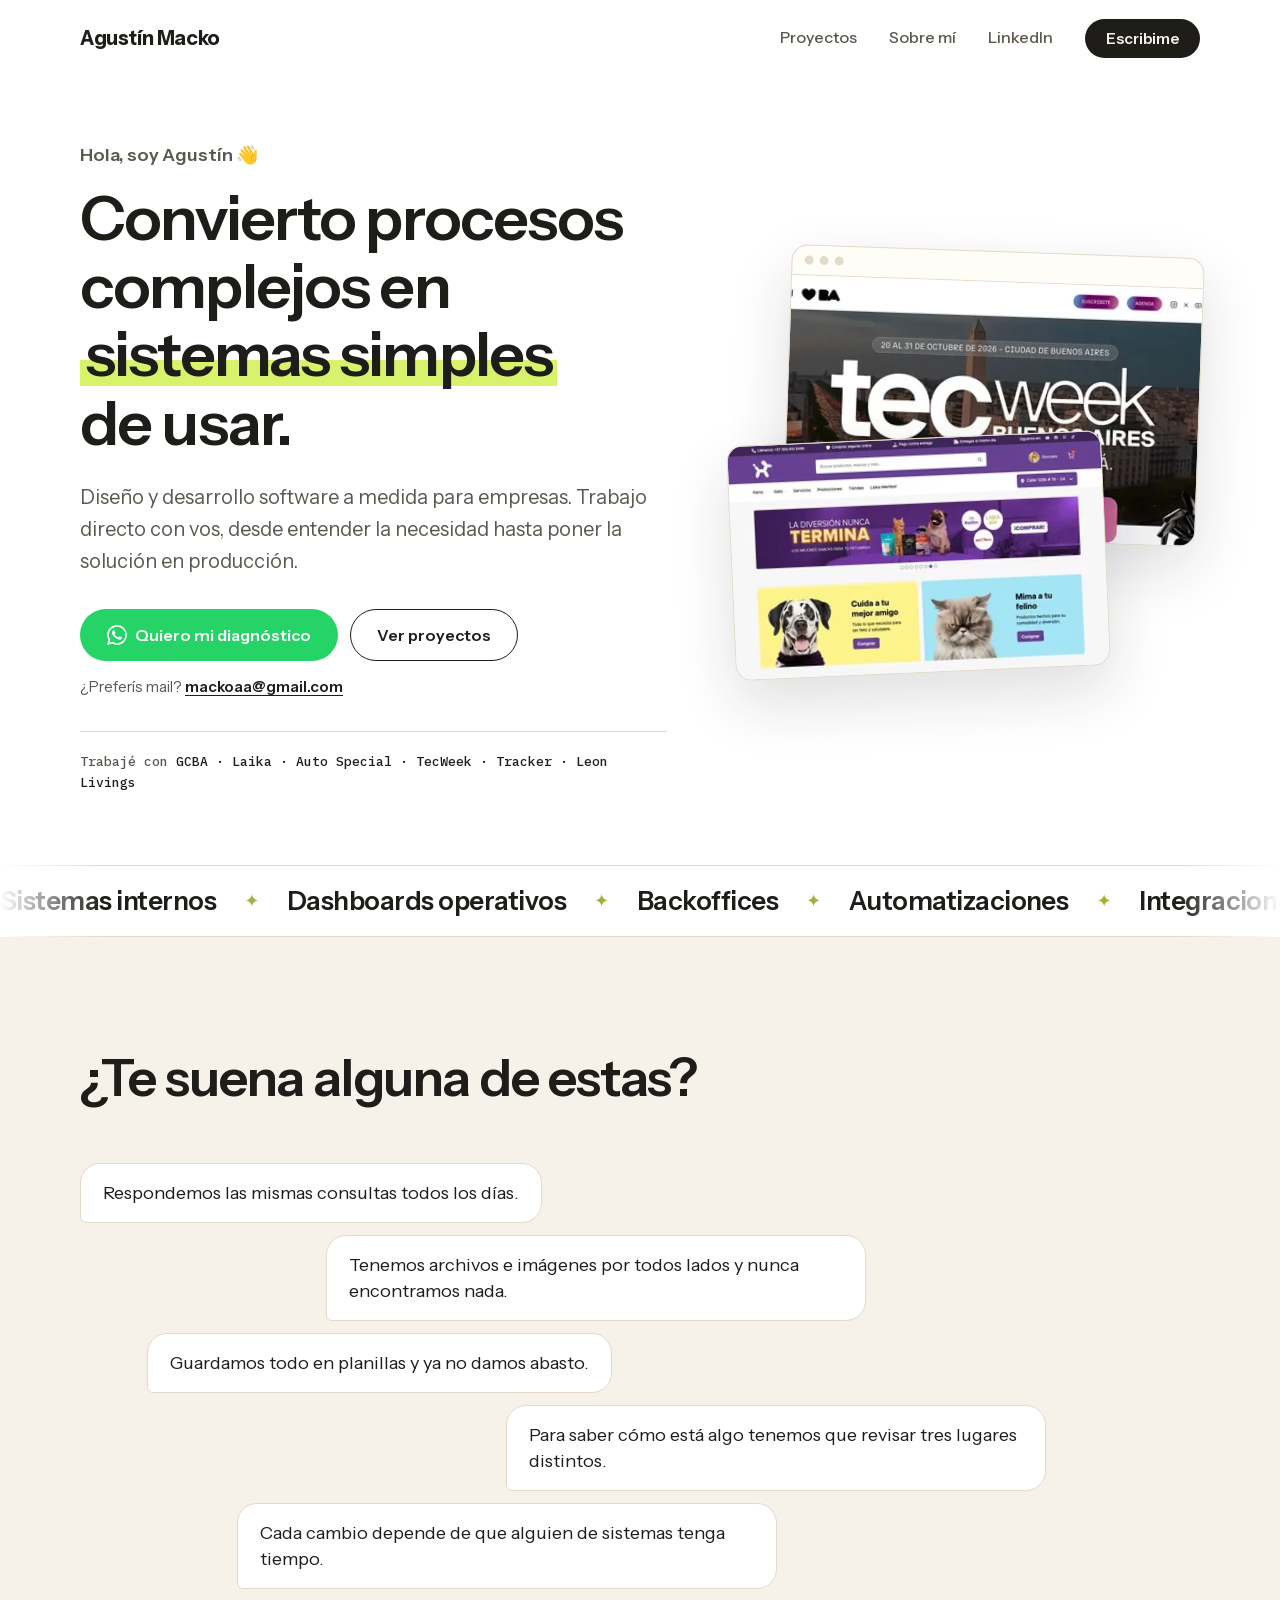
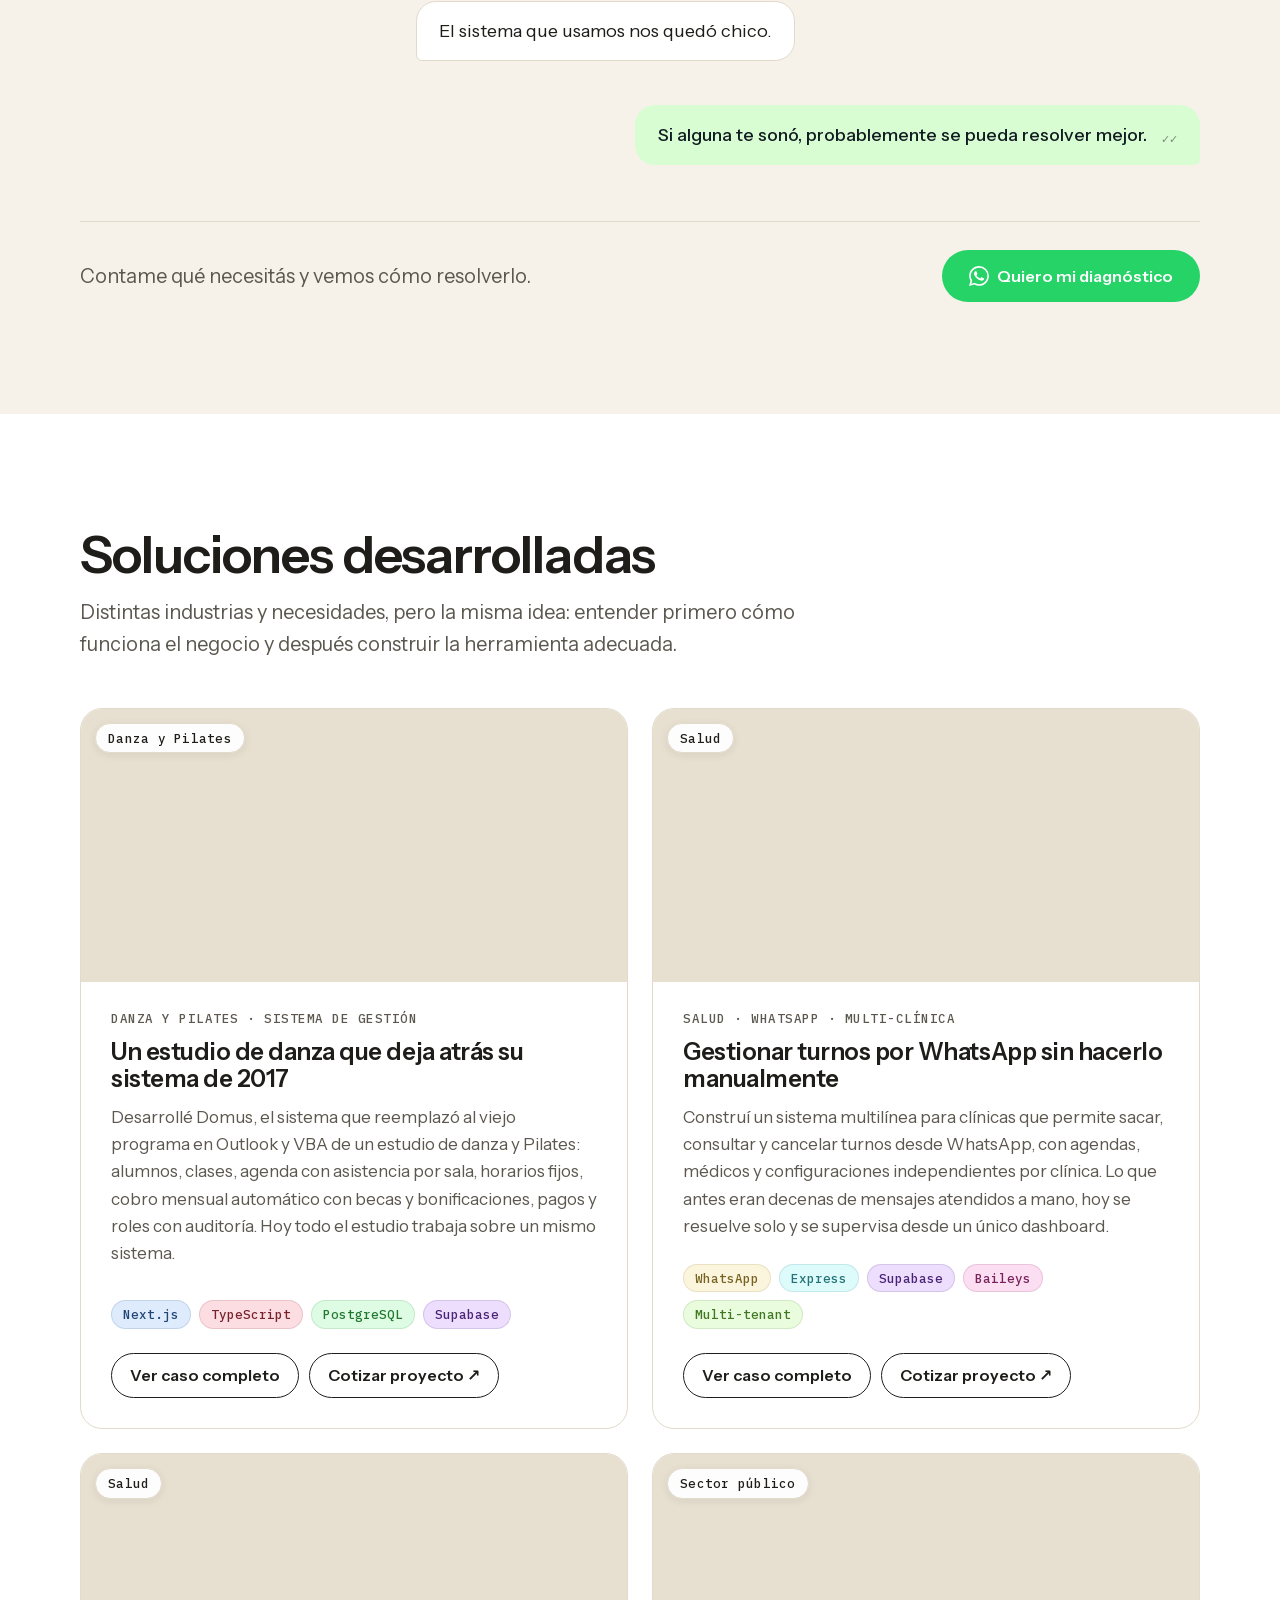
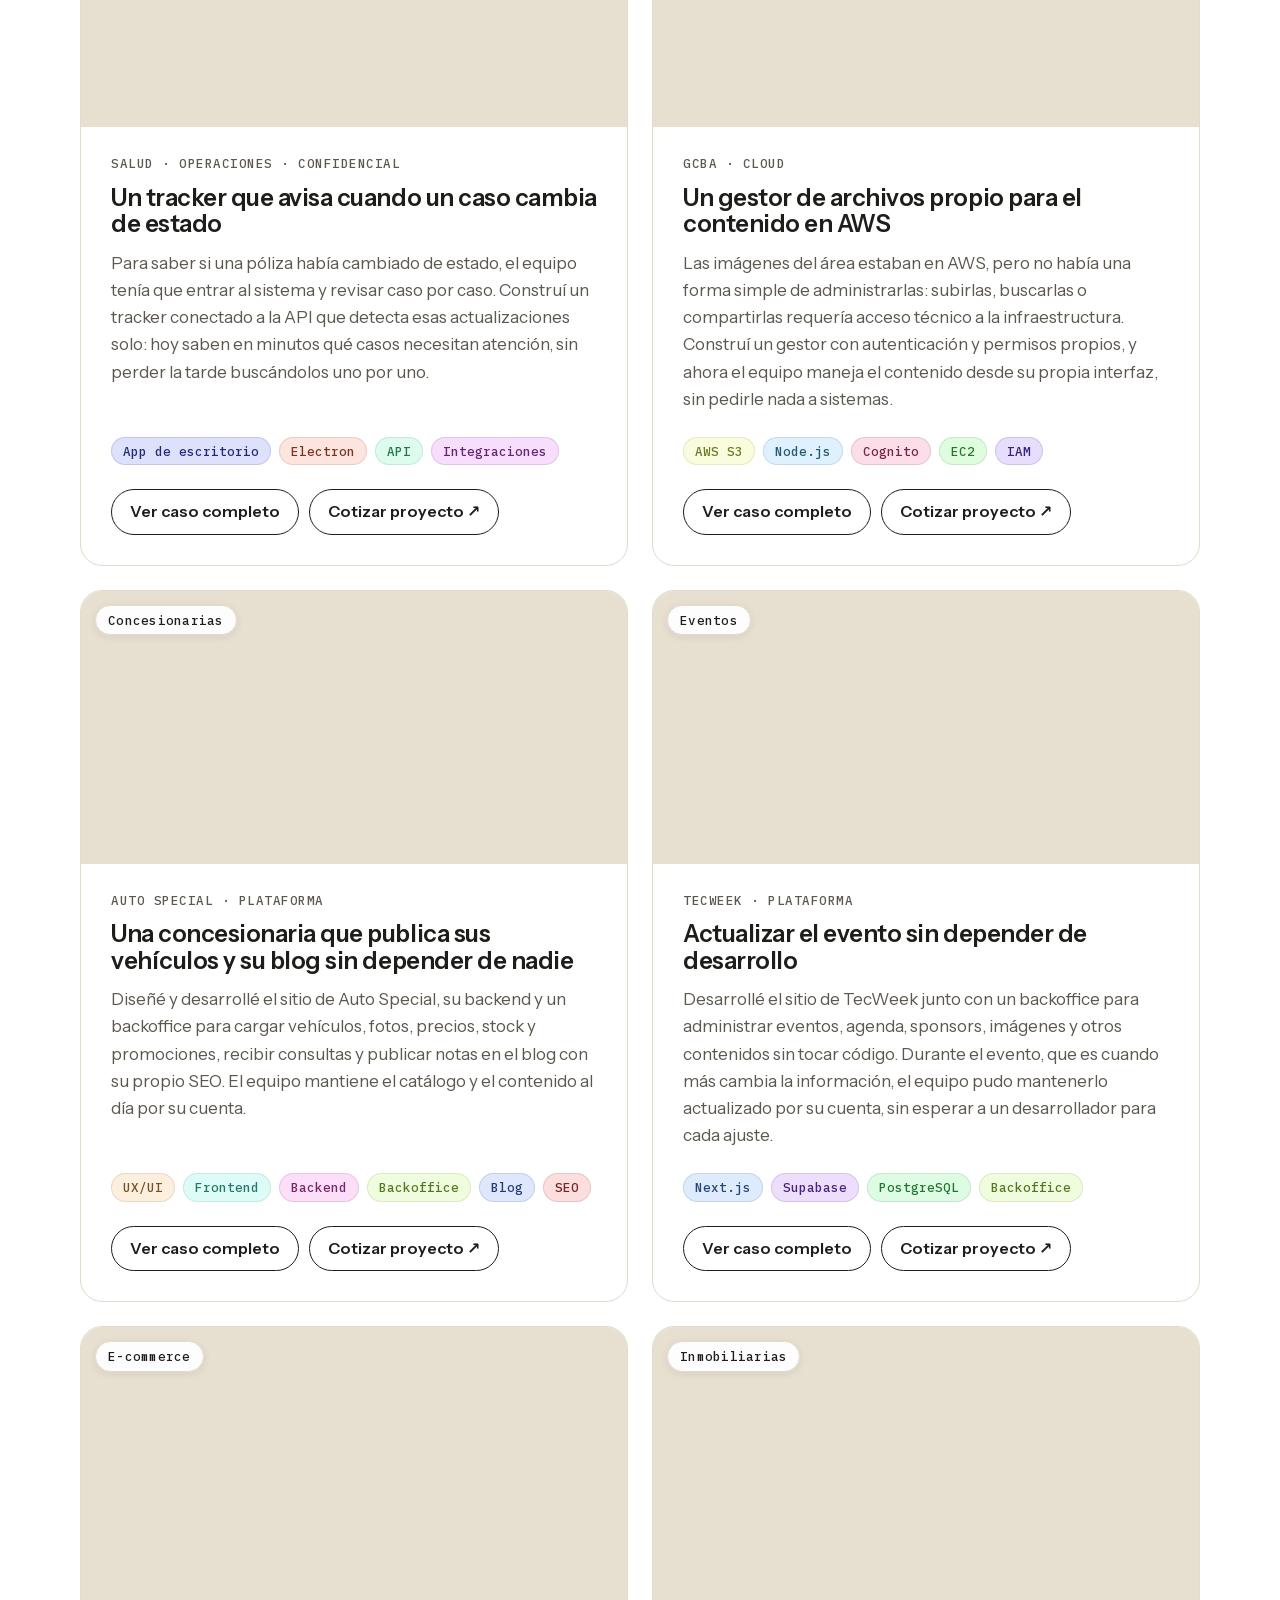
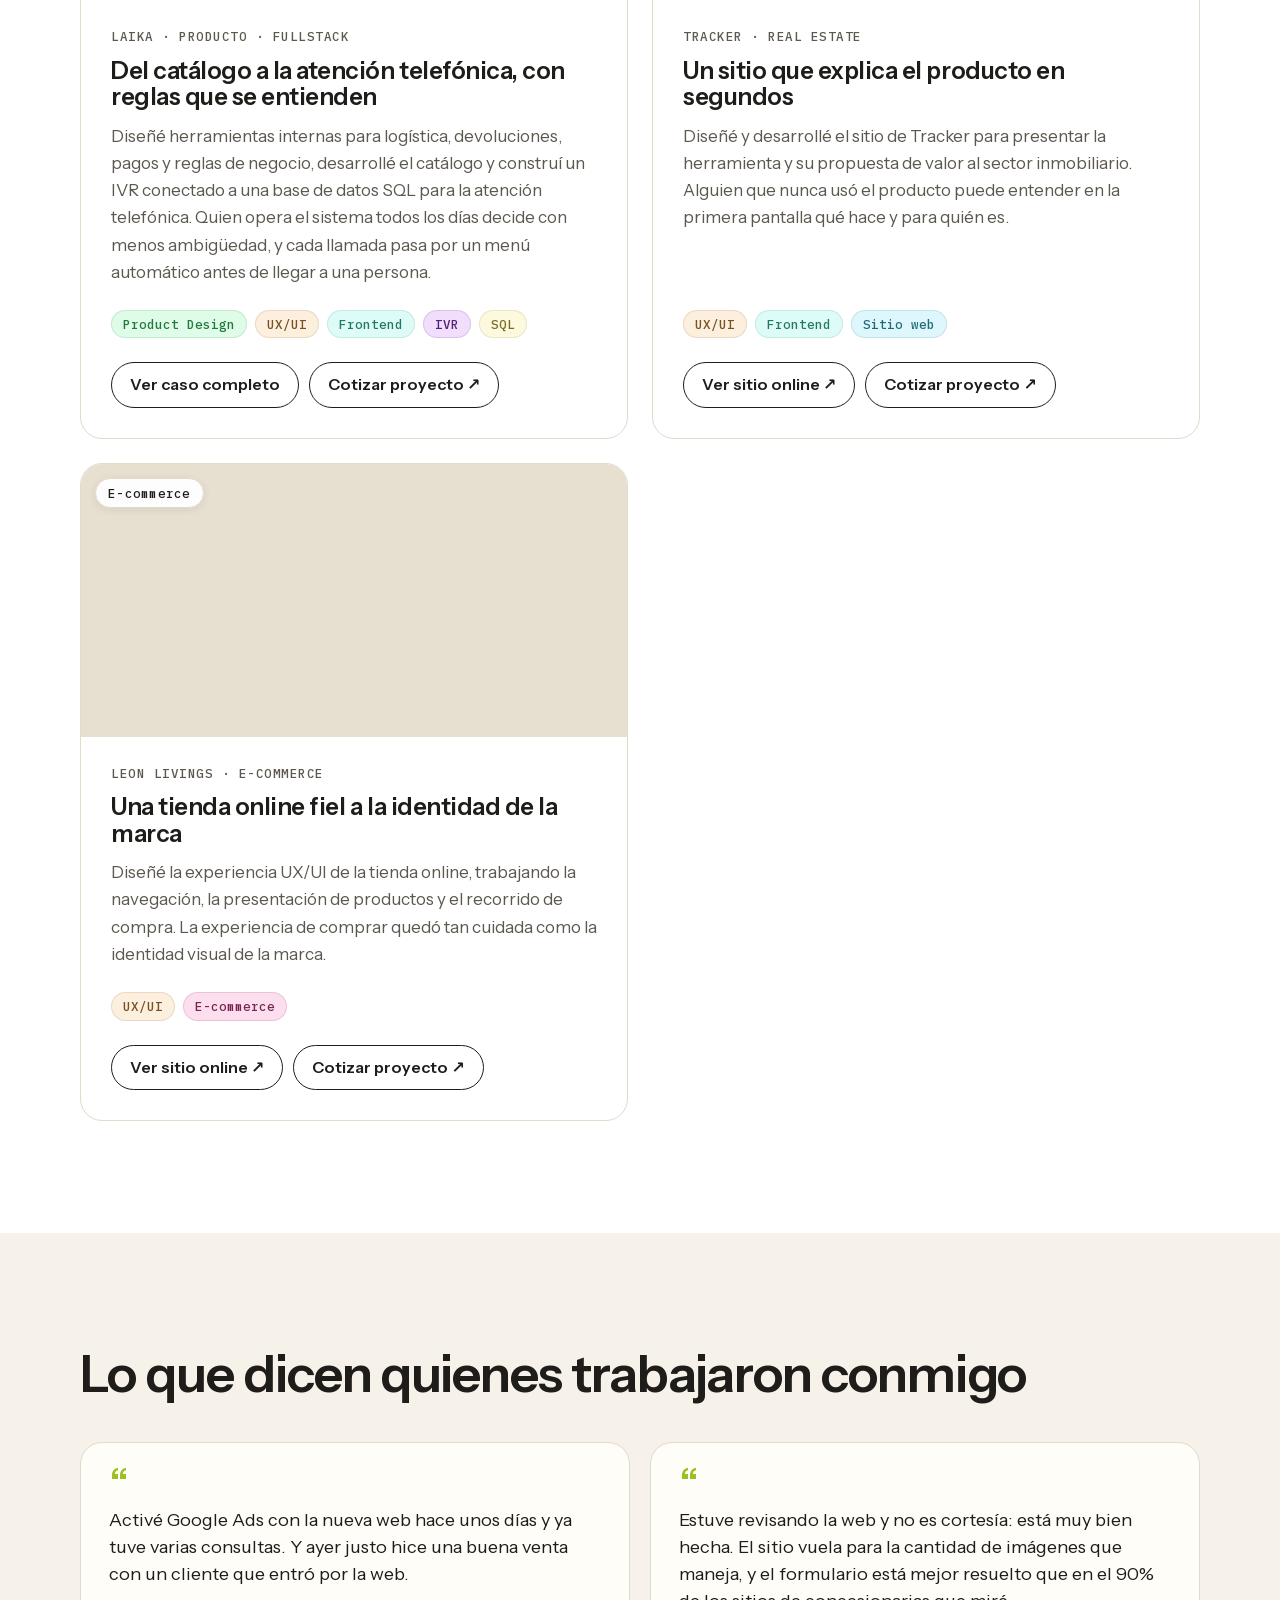
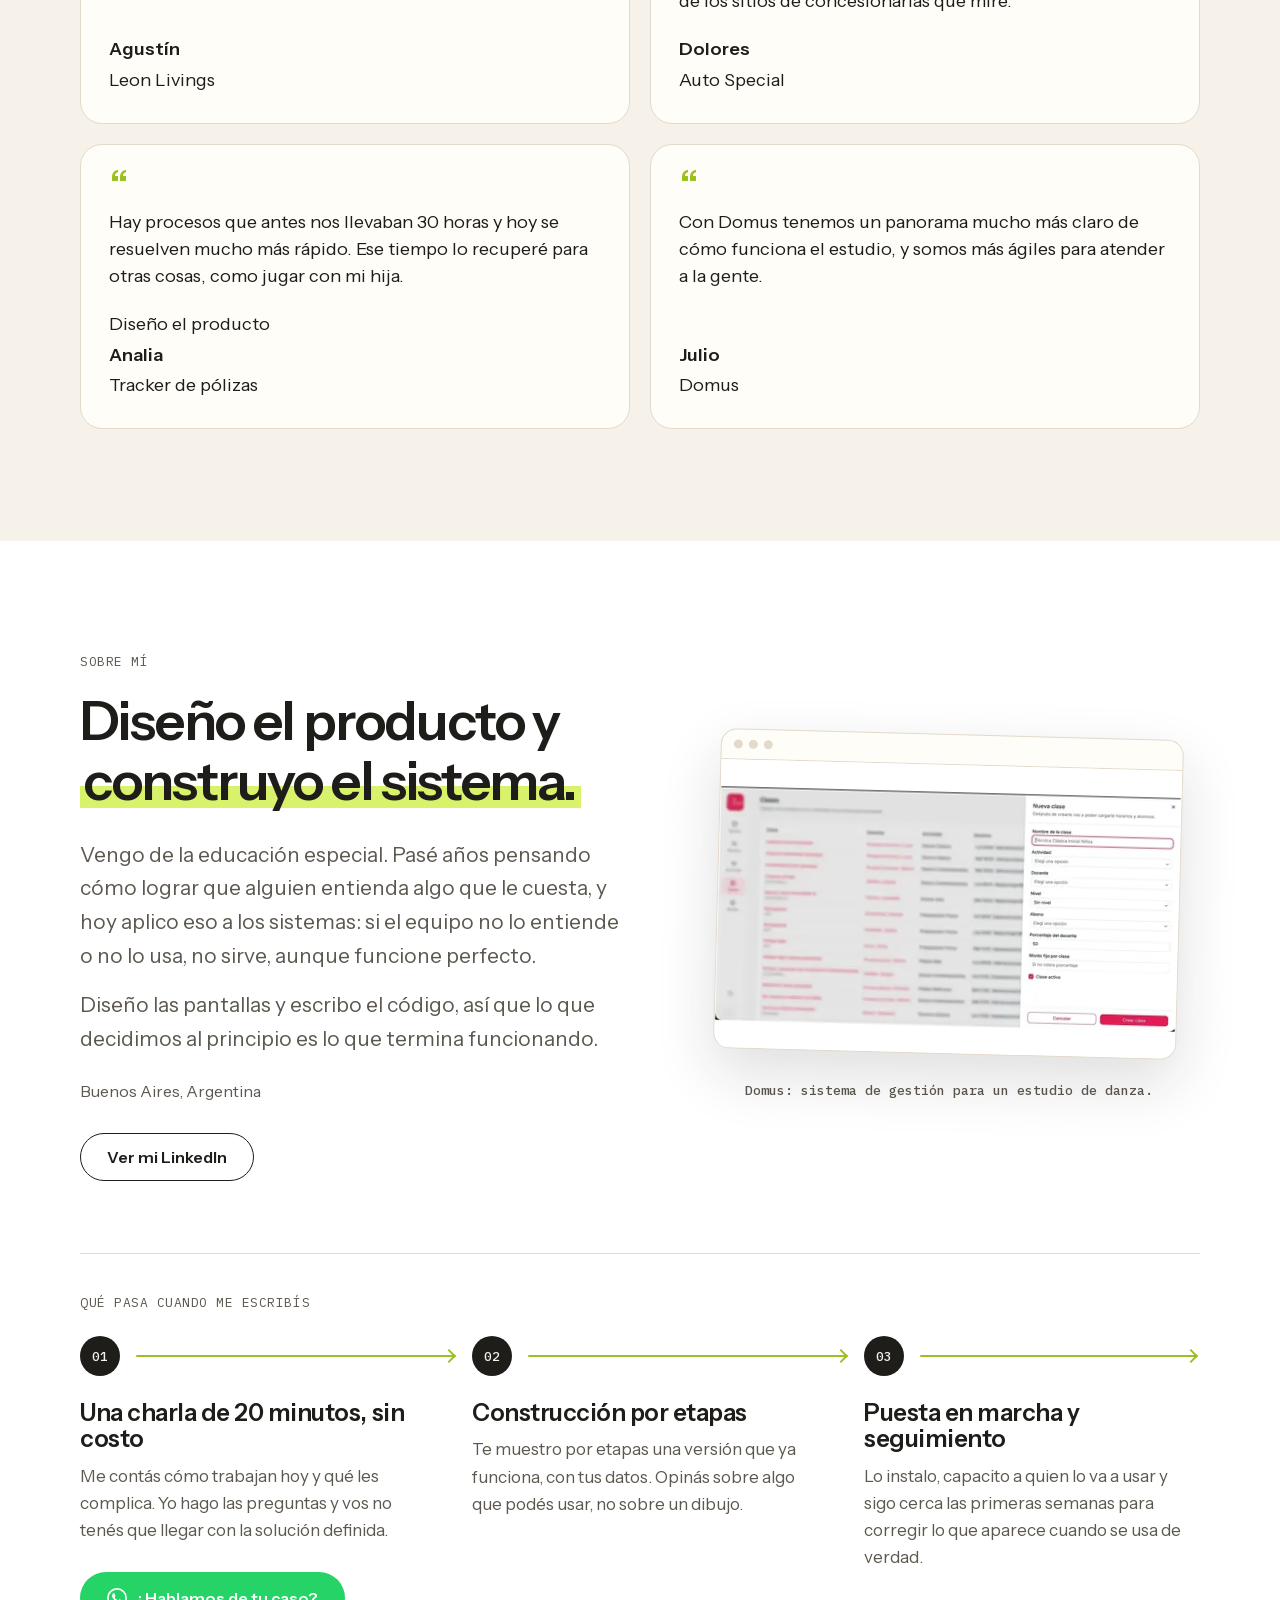
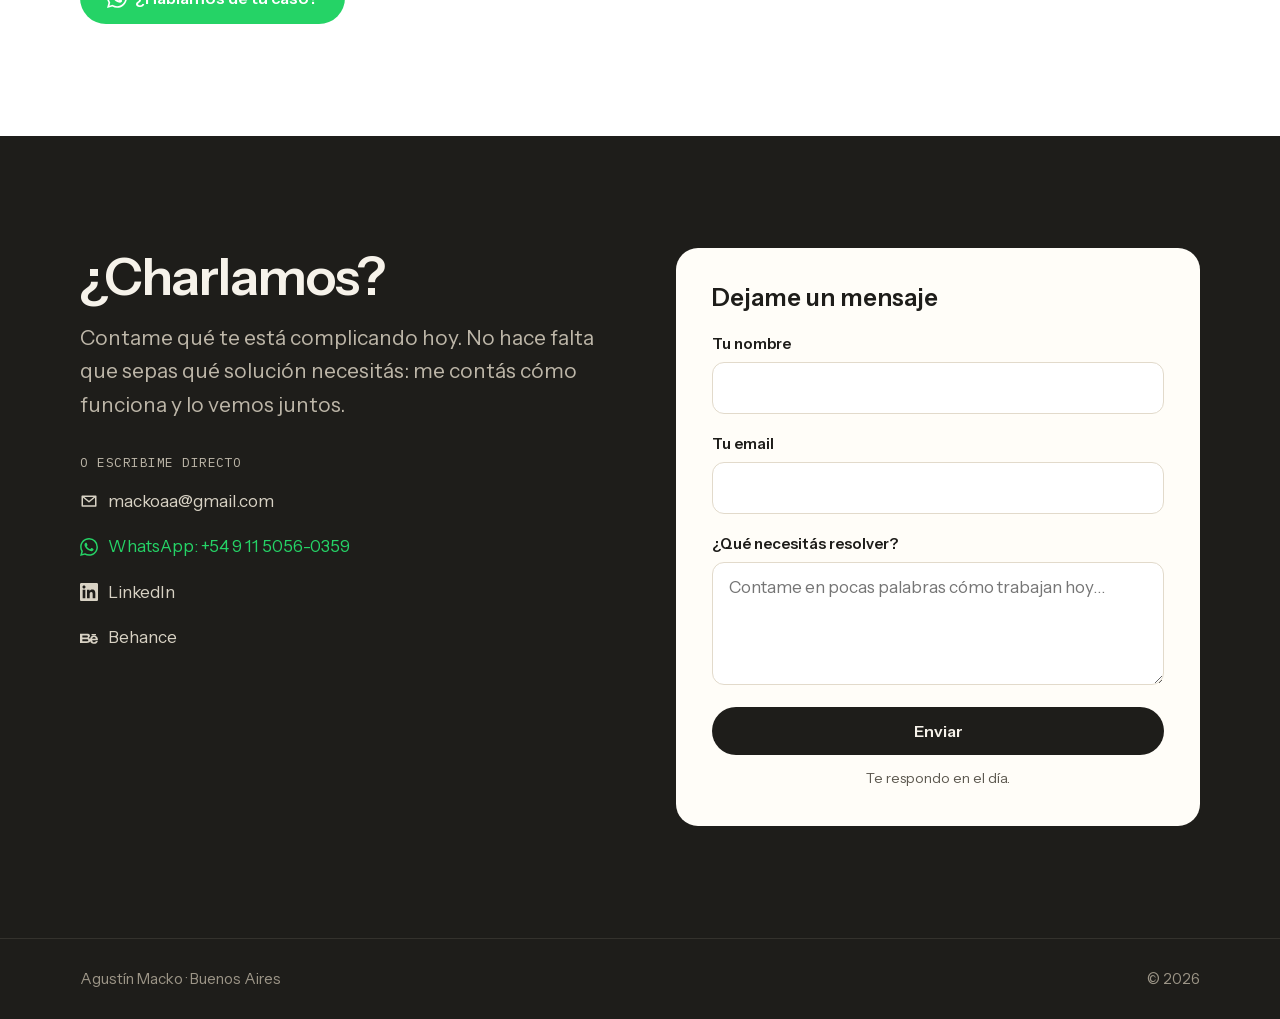
<file: index.html>
<!DOCTYPE html>
<html lang="es-AR">
<head>
  <meta charset="UTF-8">
  <meta name="viewport" content="width=device-width, initial-scale=1.0">

  <!-- Google tag (gtag.js) -->
  <script>
    window.dataLayer = window.dataLayer || [];
    function gtag(){dataLayer.push(arguments);}
    gtag('js', new Date());

    gtag('config', 'G-NZE4ZRXTH5');

    (function () {
      var loaded = false;
      function loadGtag() {
        if (loaded) return;
        loaded = true;
        var s = document.createElement('script');
        s.async = true;
        s.src = 'https://www.googletagmanager.com/gtag/js?id=G-NZE4ZRXTH5';
        document.head.appendChild(s);
      }
      ['scroll', 'pointerdown', 'keydown', 'touchstart'].forEach(function (type) {
        window.addEventListener(type, loadGtag, { once: true, passive: true });
      });
      window.addEventListener('load', function () { setTimeout(loadGtag, 3500); });
    })();
  </script>
  <title>Agustín Macko | Desarrollo de software a medida para empresas</title>
  <meta name="description" content="Desarrollo software a medida para empresas: sistemas internos, paneles operativos, automatizaciones e integraciones. Trato directo desde la definición hasta la puesta en producción.">
  <meta name="author" content="Agustín Macko">
  <meta name="robots" content="index, follow, max-image-preview:large">
  <meta name="theme-color" content="#FFFFFF">
  <link rel="icon" href="favicon.svg" type="image/svg+xml">
  <link rel="apple-touch-icon" href="img/apple-touch-icon.png">

  <meta property="og:type" content="website">
  <meta property="og:locale" content="es_AR">
  <meta property="og:site_name" content="Agustín Macko">
  <meta property="og:title" content="Agustín Macko — Software a medida para empresas">
  <meta property="og:description" content="Convierto procesos complejos en sistemas simples de usar. Trabajás directo conmigo.">
  <meta property="og:url" content="https://agustinmacko.com.ar/">
  <meta property="og:image" content="https://agustinmacko.com.ar/img/og.png?v=2">
  <meta property="og:image:width" content="1200">
  <meta property="og:image:height" content="630">
  <meta property="og:image:alt" content="Agustín Macko — Convierto procesos complejos en sistemas simples de usar.">
  <meta name="twitter:card" content="summary_large_image">
  <meta name="twitter:title" content="Agustín Macko — Software a medida para empresas">
  <meta name="twitter:description" content="Convierto procesos complejos en sistemas simples de usar. Trabajás directo conmigo.">
  <meta name="twitter:image" content="https://agustinmacko.com.ar/img/og.png?v=2">
  <link rel="canonical" href="https://agustinmacko.com.ar/">

  <script type="application/ld+json">
  {
    "@context": "https://schema.org",
    "@graph": [
      {
        "@type": "Person",
        "@id": "https://agustinmacko.com.ar/#person",
        "name": "Agustín Macko",
        "url": "https://agustinmacko.com.ar/",
        "image": "https://agustinmacko.com.ar/img/og.png",
        "jobTitle": "Product Engineer",
        "description": "Diseñador UX/UI y desarrollador fullstack en Buenos Aires. Diseño y desarrollo software a medida para empresas.",
        "email": "mailto:mackoaa@gmail.com",
        "telephone": "+5491150560359",
        "address": {
          "@type": "PostalAddress",
          "addressLocality": "Buenos Aires",
          "addressCountry": "AR"
        },
        "sameAs": [
          "https://www.linkedin.com/in/macko-agustin/",
          "https://github.com/mackoagustin",
          "https://www.behance.net/agustinmacko"
        ],
        "knowsAbout": [
          "Software a medida",
          "Product Engineering",
          "UX/UI Design",
          "Product Design",
          "Desarrollo fullstack",
          "Figma",
          "React",
          "Next.js",
          "Node.js",
          "PostgreSQL",
          "Supabase",
          "AWS",
          "TypeScript",
          "SQL",
          "IVR",
          "Arquitectura de software"
        ]
      },
      {
        "@type": "ProfessionalService",
        "@id": "https://agustinmacko.com.ar/#service",
        "name": "Agustín Macko — Software a medida para empresas",
        "url": "https://agustinmacko.com.ar/",
        "image": "https://agustinmacko.com.ar/img/og.png",
        "description": "Diseño y desarrollo de software a medida para empresas: sistemas internos, dashboards operativos, backoffices, automatizaciones e integraciones entre sistemas.",
        "founder": {
          "@id": "https://agustinmacko.com.ar/#person"
        },
        "email": "mackoaa@gmail.com",
        "telephone": "+5491150560359",
        "address": {
          "@type": "PostalAddress",
          "addressLocality": "Buenos Aires",
          "addressCountry": "AR"
        },
        "areaServed": [
          {
            "@type": "City",
            "name": "Buenos Aires"
          },
          {
            "@type": "Country",
            "name": "Argentina"
          }
        ],
        "availableLanguage": "es",
        "hasOfferCatalog": {
          "@type": "OfferCatalog",
          "name": "Soluciones",
          "itemListElement": [
            {
              "@type": "Offer",
              "itemOffered": {
                "@type": "Service",
                "name": "Sistemas internos"
              }
            },
            {
              "@type": "Offer",
              "itemOffered": {
                "@type": "Service",
                "name": "Dashboards operativos"
              }
            },
            {
              "@type": "Offer",
              "itemOffered": {
                "@type": "Service",
                "name": "Backoffices"
              }
            },
            {
              "@type": "Offer",
              "itemOffered": {
                "@type": "Service",
                "name": "Automatizaciones"
              }
            },
            {
              "@type": "Offer",
              "itemOffered": {
                "@type": "Service",
                "name": "Integraciones entre sistemas"
              }
            },
            {
              "@type": "Offer",
              "itemOffered": {
                "@type": "Service",
                "name": "Plataformas administrables"
              }
            },
            {
              "@type": "Offer",
              "itemOffered": {
                "@type": "Service",
                "name": "Gestión de archivos y documentos"
              }
            },
            {
              "@type": "Offer",
              "itemOffered": {
                "@type": "Service",
                "name": "Cloud / AWS"
              }
            },
            {
              "@type": "Offer",
              "itemOffered": {
                "@type": "Service",
                "name": "Herramientas para operaciones"
              }
            },
            {
              "@type": "Offer",
              "itemOffered": {
                "@type": "Service",
                "name": "Chatbots para WhatsApp"
              }
            }
          ]
        }
      },
      {
        "@type": "WebSite",
        "@id": "https://agustinmacko.com.ar/#website",
        "url": "https://agustinmacko.com.ar/",
        "name": "Agustín Macko",
        "inLanguage": "es-AR",
        "publisher": {
          "@id": "https://agustinmacko.com.ar/#person"
        }
      }
    ]
  }
  </script>

  <link rel="preload" href="/fonts/instrument-sans-latin.woff2" as="font" type="font/woff2" crossorigin>

  <link rel="stylesheet" href="css/styles.css?v=20261108i">
  <script>document.documentElement.classList.add('js');</script>
</head>
<body>

  <a href="#main" class="skip-link">Saltar al contenido</a>

  <header class="header" id="header">
    <div class="wrap header-inner">
      <a href="#top" class="brand">Agustín Macko</a>

      <nav class="nav" aria-label="Navegación principal">
        <a href="#proyectos">Proyectos</a>
        <a href="#sobre-mi">Sobre mí</a>
        <a href="https://www.linkedin.com/in/macko-agustin/" target="_blank" rel="noopener noreferrer" >LinkedIn</a>
        <a href="#contacto" class="btn btn-dark btn-sm">Escribime</a>
      </nav>

      <button type="button" class="menu-toggle" id="menu-toggle" aria-label="Abrir menú" aria-expanded="false" aria-controls="mobile-menu">
        <span></span><span></span>
      </button>
    </div>

    <div class="mobile-menu" id="mobile-menu" aria-hidden="true">
      <a href="#proyectos">Proyectos</a>
      <a href="#sobre-mi">Sobre mí</a>
      <a href="https://www.linkedin.com/in/macko-agustin/" target="_blank" rel="noopener noreferrer" class="ico ico-in">LinkedIn</a>
      <a href="#contacto" class="btn btn-dark">Escribime</a>
    </div>
  </header>

  <main id="main">

    <!-- HOLA -->
    <section class="hero" id="top" aria-labelledby="hero-title">
      <div class="wrap hero-grid">
        <div class="hero-copy">
          <p class="hello">Hola, soy Agustín</p>
          <h1 id="hero-title">Convierto procesos complejos en <span class="mark">sistemas simples</span><br class="only-desktop"> de usar.</h1>
          <p class="hero-text">Diseño y desarrollo software a medida para empresas. Trabajo directo con vos, desde entender la necesidad hasta poner la solución en producción.</p>
          <div class="actions">
            <a data-location="hero" href="https://wa.me/5491150560359?text=Hola%20Agust%C3%ADn%2C%20te%20cuento%20c%C3%B3mo%20trabajamos%20hoy%3A" target="_blank" rel="noopener noreferrer" class="btn btn-wa">Quiero mi diagnóstico</a>
            <a href="#" class="btn btn-line" data-agenda data-location="hero" hidden>Agendar 15 minutos</a>
            <a href="#proyectos" class="btn btn-line">Ver proyectos</a>
          </div>
          <p class="alt-contact">¿Preferís mail? <a href="https://mail.google.com/mail/?view=cm&amp;fs=1&amp;to=mackoaa@gmail.com&amp;su=Consulta%20desde%20agustinmacko.com.ar&amp;body=Hola%20Agust%C3%ADn%2C%20te%20cuento%20c%C3%B3mo%20trabajamos%20hoy%3A" target="_blank" rel="noopener noreferrer" data-location="hero">mackoaa@gmail.com</a></p>

          <p class="hero-proof">Trabajé con <span>GCBA · Laika · Auto Special · TecWeek · Tracker · Leon Livings</span></p>

          <!-- <nav class="case-picker" aria-labelledby="case-picker-title">
            <p class="case-picker-title" id="case-picker-title">Elegí el que se parezca a tu caso</p>
            <ul>
              <li><a href="/casos/turnos-whatsapp-clinicas/" data-location="hero-elegi">Atiendo turnos y consultas por WhatsApp</a></li>
              <li><a href="/casos/domus-gestion-estudio-danza/" data-location="hero-elegi">Gestiono alumnos, cobros y clases</a></li>
              <li><a href="/casos/tracker-polizas/" data-location="hero-elegi">Controlo casos o trámites en un solo lugar</a></li>
            </ul>
          </nav> -->
        </div>

        <figure class="hero-shots" aria-label="Capturas de proyectos: sitio de TecWeek y herramientas de Laika">
          <div class="shot shot-back">
            <span class="shot-bar" aria-hidden="true"><i></i><i></i><i></i></span>
            <img srcset="img/tec2026-480.webp 480w, img/tec2026-800.webp 800w, img/tec2026.webp 1200w" sizes="(max-width: 960px) 88vw, 420px" src="img/tec2026.webp" width="1200" height="599" alt="Sitio de TecWeek con la cuenta regresiva del evento en Buenos Aires" fetchpriority="high">
          </div>
          <div class="shot shot-front" aria-hidden="true">
            <img srcset="img/laika-480.webp 480w, img/laika-800.webp 800w, img/laika.webp 1200w" sizes="(max-width: 960px) 88vw, 420px" src="img/laika.webp" width="1200" height="550" alt="">
          </div>
        </figure>
      </div>

      <div class="ticker" aria-label="Soluciones que construyo">
        <!-- <p class="wrap ticker-label">Soluciones que construyo</p> -->
        <div class="ticker-row">
          <ul class="ticker-track ticker-solutions">
            <li>Sistemas internos</li><li>Dashboards operativos</li><li>Backoffices</li><li>Automatizaciones</li><li>Integraciones entre sistemas</li><li>Plataformas administrables</li><li>Gestión de archivos y documentos</li><li>Cloud / AWS</li><li>Herramientas para operaciones</li>
            <li aria-hidden="true">Sistemas internos</li><li aria-hidden="true">Dashboards operativos</li><li aria-hidden="true">Backoffices</li><li aria-hidden="true">Automatizaciones</li><li aria-hidden="true">Integraciones entre sistemas</li><li aria-hidden="true">Plataformas administrables</li><li aria-hidden="true">Gestión de archivos y documentos</li><li aria-hidden="true">Cloud / AWS</li><li aria-hidden="true">Herramientas para operaciones</li>
          </ul>
        </div>
      </div>
    </section>

    <!-- TE SUENA -->
    <section class="section section-warm" id="ayuda" aria-labelledby="ayuda-title">
      <div class="wrap">
        <h2 class="title reveal" id="ayuda-title">¿Te suena alguna de estas?</h2>

        <div class="thread">
          <ul class="thread-in" aria-label="Problemas que escucho de empresas">
            <li class="msg reveal" style="--i: 0">Respondemos las mismas consultas todos los días.</li>
            <li class="msg reveal" style="--i: 1">Tenemos archivos e imágenes por todos lados y nunca encontramos nada.</li>
            <li class="msg reveal" style="--i: 2">Guardamos todo en planillas y ya no damos abasto.</li>
            <li class="msg reveal" style="--i: 3">Para saber cómo está algo tenemos que revisar tres lugares distintos.</li>
            <li class="msg reveal" style="--i: 4">Cada cambio depende de que alguien de sistemas tenga tiempo.</li>
            <li class="msg reveal" style="--i: 5">El sistema que usamos nos quedó chico.</li>
          </ul>

          <p class="msg msg-reply reveal" style="--i: 6">Si alguna te sonó, probablemente se pueda resolver mejor.<span class="msg-meta" aria-hidden="true">✓✓</span></p>

          <div class="thread-cta reveal">
            <p>Contame qué necesitás y vemos cómo resolverlo.</p>
            <div class="cta-group">
              <div class="actions">
                <a data-location="thread-cta" href="https://wa.me/5491150560359?text=Hola%20Agust%C3%ADn%2C%20te%20cuento%20c%C3%B3mo%20trabajamos%20hoy%3A" target="_blank" rel="noopener noreferrer" class="btn btn-wa">Quiero mi diagnóstico</a>
                <a href="#" class="btn btn-line" data-agenda data-location="thread-cta" hidden>Agendar 15 minutos</a>
              </div>
            </div>
          </div>
        </div>
      </div>
    </section>

    <!-- PROYECTOS -->
    <section class="section section-tint" id="proyectos" aria-labelledby="proyectos-title">
      <div class="wrap">
        <div class="section-head reveal">
          <div>
            <h2 class="title" id="proyectos-title">Soluciones desarrolladas</h2>
            <p>Distintas industrias y necesidades, pero la misma idea: entender primero cómo funciona el negocio y después construir la herramienta adecuada.</p>
          </div>
        </div>
      </div>

      <div class="wrap projects-grid reveal" role="region" aria-roledescription="carrusel" aria-label="Proyectos">
          <article class="project">
            <span class="project-badge">Danza y Pilates</span>
            <div class="project-visual">
              <img srcset="img/Domus-480.webp 480w, img/Domus-800.webp 800w, img/Domus.webp 1200w" sizes="(max-width: 640px) calc(100vw - 48px), (max-width: 1168px) calc(50vw - 36px), 548px" src="img/Domus.webp" width="1200" height="750" alt="Pantalla de Domus para crear una nueva clase, con actividad, docente, nivel, abono y porcentaje del docente" loading="lazy">
            </div>
            <div class="project-body">
              <p class="project-tag">Danza y Pilates · Sistema de gestión</p>
              <h3>Un estudio de danza que deja atrás su sistema de 2017</h3>
              <p>Desarrollé Domus, el sistema que reemplazó al viejo programa en Outlook y VBA de un estudio de danza y Pilates: alumnos, clases, agenda con asistencia por sala, horarios fijos, cobro mensual automático con becas y bonificaciones, pagos y roles con auditoría. Hoy todo el estudio trabaja sobre un mismo sistema.</p>
              <ul class="project-stack" aria-label="Tecnologías"><li>Next.js</li><li>TypeScript</li><li>PostgreSQL</li><li>Supabase</li></ul>
              <div class="project-links">
                <a href="/casos/domus-gestion-estudio-danza/" class="link" aria-label="Ver caso completo: Domus">Ver caso completo</a>
                <a data-location="proyecto-domus" href="https://wa.me/5491150560359?text=Hola%20Agust%C3%ADn%2C%20vi%20el%20caso%20de%20Domus%20y%20quiero%20algo%20parecido" target="_blank" rel="noopener noreferrer" class="link" aria-label="Quiero algo así: Domus (abre WhatsApp)">Cotizar proyecto ↗</a>
              </div>
            </div>
          </article>

          <article class="project">
            <span class="project-badge">Salud</span>
            <div class="project-visual">
              <img srcset="img/bot-480.webp 480w, img/bot-800.webp 800w, img/bot.webp 1200w" sizes="(max-width: 640px) calc(100vw - 48px), (max-width: 1168px) calc(50vw - 36px), 548px" src="img/bot.webp" width="1200" height="750" alt="Conversación de WhatsApp con el asistente de turnos: menú para sacar, ver o cancelar turnos y elección de especialidad y médico" loading="lazy">
            </div>
            <div class="project-body">
              <p class="project-tag">Salud · WhatsApp · Multi-clínica</p>
              <h3>Gestionar turnos por WhatsApp sin hacerlo manualmente</h3>
              <p>Construí un sistema multilínea para clínicas que permite sacar, consultar y cancelar turnos desde WhatsApp, con agendas, médicos y configuraciones independientes por clínica. Lo que antes eran decenas de mensajes atendidos a mano, hoy se resuelve solo y se supervisa desde un único dashboard.</p>
              <ul class="project-stack" aria-label="Tecnologías"><li>WhatsApp</li><li>Express</li><li>Supabase</li><li>Baileys</li><li>Multi-tenant</li></ul>
              <div class="project-links">
                <a href="/casos/turnos-whatsapp-clinicas/" class="link" aria-label="Ver caso completo: turnos por WhatsApp">Ver caso completo</a>
                <a data-location="proyecto-turnos-clinicas" href="https://wa.me/5491150560359?text=Hola%20Agust%C3%ADn%2C%20vi%20el%20caso%20de%20turnos%20por%20WhatsApp%20y%20quiero%20algo%20parecido" target="_blank" rel="noopener noreferrer" class="link" aria-label="Quiero algo así: turnos por WhatsApp (abre WhatsApp)">Cotizar proyecto  ↗</a>
              </div>
            </div>
          </article>

          <article class="project">
            <span class="project-badge">Salud</span>
            <div class="project-visual">
              <img srcset="img/salud-tracker-480.webp 480w, img/salud-tracker-800.webp 800w, img/salud-tracker.webp 1200w" sizes="(max-width: 640px) calc(100vw - 48px), (max-width: 1168px) calc(50vw - 36px), 548px" src="img/salud-tracker.webp" width="1200" height="750" alt="Tracker de pólizas con filtros por estado, región y firma, y listado de casos con datos anonimizados" loading="lazy">
            </div>
            <div class="project-body">
              <p class="project-tag">Salud · Operaciones · Confidencial</p>
              <h3>Un tracker que avisa cuando un caso cambia de estado</h3>
              <p>Para saber si una póliza había cambiado de estado, el equipo tenía que entrar al sistema y revisar caso por caso. Construí un tracker conectado a la API que detecta esas actualizaciones solo: hoy saben en minutos qué casos necesitan atención, sin perder la tarde buscándolos uno por uno.</p>
              <ul class="project-stack" aria-label="Tecnologías"><li>App de escritorio</li><li>Electron</li><li>API</li><li>Integraciones</li></ul>
              <div class="project-links">
                <a href="/casos/tracker-polizas/" class="link" aria-label="Ver caso completo: tracker de pólizas">Ver caso completo</a>
                <a data-location="proyecto-tracker-polizas" href="https://wa.me/5491150560359?text=Hola%20Agust%C3%ADn%2C%20vi%20el%20caso%20del%20tracker%20de%20p%C3%B3lizas%20y%20quiero%20algo%20parecido" target="_blank" rel="noopener noreferrer" class="link" aria-label="Quiero algo así: tracker de pólizas (abre WhatsApp)">Cotizar proyecto  ↗</a>
              </div>

            </div>
          </article>

          <article class="project">
            <span class="project-badge">Sector público</span>
            <div class="project-visual">
              <img srcset="img/aws-480.webp 480w, img/aws-800.webp 800w, img/aws.webp 1200w" sizes="(max-width: 640px) calc(100vw - 48px), (max-width: 1168px) calc(50vw - 36px), 548px" src="img/aws.webp" width="1200" height="601" alt="Gestor de archivos en AWS con carpetas, buscador y acciones para subir y compartir contenido" loading="lazy">
            </div>
            <div class="project-body">
              <p class="project-tag">GCBA · Cloud</p>
              <h3>Un gestor de archivos propio para el contenido en AWS</h3>
              <p>Las imágenes del área estaban en AWS, pero no había una forma simple de administrarlas: subirlas, buscarlas o compartirlas requería acceso técnico a la infraestructura. Construí un gestor con autenticación y permisos propios, y ahora el equipo maneja el contenido desde su propia interfaz, sin pedirle nada a sistemas.</p>
              <ul class="project-stack" aria-label="Tecnologías"><li>AWS S3</li><li>Node.js</li><li>Cognito</li><li>EC2</li><li>IAM</li></ul>
              <div class="project-links">
                <a href="/casos/gestor-archivos-aws/" class="link" aria-label="Ver caso completo: gestor de archivos en AWS">Ver caso completo</a>
                <a data-location="proyecto-gestor-aws" href="https://wa.me/5491150560359?text=Hola%20Agust%C3%ADn%2C%20vi%20el%20caso%20del%20gestor%20de%20archivos%20en%20AWS%20y%20quiero%20algo%20parecido" target="_blank" rel="noopener noreferrer" class="link" aria-label="Quiero algo así: gestor de archivos en AWS (abre WhatsApp)">Cotizar proyecto  ↗</a>
              </div>

            </div>
          </article>

          <article class="project">
            <span class="project-badge">Concesionarias</span>
            <div class="project-visual">
              <img srcset="img/autospecial2026-480.webp 480w, img/autospecial2026-800.webp 800w, img/autospecial2026.webp 1202w" sizes="(max-width: 640px) calc(100vw - 48px), (max-width: 1168px) calc(50vw - 36px), 548px" src="img/autospecial2026.webp" width="1202" height="602" alt="Sitio de Auto Special, concesionario Ford, con buscador de vehículos" loading="lazy">
            </div>
            <div class="project-body">
              <p class="project-tag">Auto Special · Plataforma</p>
              <h3>Una concesionaria que publica sus vehículos y su blog sin depender de nadie</h3>
              <p>Diseñé y desarrollé el sitio de Auto Special, su backend y un backoffice para cargar vehículos, fotos, precios, stock y promociones, recibir consultas y publicar notas en el blog con su propio SEO. El equipo mantiene el catálogo y el contenido al día por su cuenta.</p>
              <ul class="project-stack" aria-label="Disciplinas"><li>UX/UI</li><li>Frontend</li><li>Backend</li><li>Backoffice</li><li>Blog</li><li>SEO</li></ul>
              <div class="project-links">
                <a href="/casos/plataforma-concesionaria-auto-special/" class="link" aria-label="Ver caso completo: Auto Special">Ver caso completo</a>
                <a data-location="proyecto-auto-special" href="https://wa.me/5491150560359?text=Hola%20Agust%C3%ADn%2C%20vi%20el%20caso%20de%20Auto%20Special%20y%20quiero%20algo%20parecido" target="_blank" rel="noopener noreferrer" class="link" aria-label="Quiero algo así: Auto Special (abre WhatsApp)">Cotizar proyecto  ↗</a>
              </div>
            </div>
          </article>

          <article class="project">
            <span class="project-badge">Eventos</span>
            <div class="project-visual">
              <img srcset="img/tec2026-480.webp 480w, img/tec2026-800.webp 800w, img/tec2026.webp 1200w" sizes="(max-width: 640px) calc(100vw - 48px), (max-width: 1168px) calc(50vw - 36px), 548px" src="img/tec2026.webp" width="1200" height="599" alt="Sitio de TecWeek Buenos Aires 2026 con la cuenta regresiva del evento" loading="lazy">
            </div>
            <div class="project-body">
              <p class="project-tag">TecWeek · Plataforma</p>
              <h3>Actualizar el evento sin depender de desarrollo</h3>
              <p>Desarrollé el sitio de TecWeek junto con un backoffice para administrar eventos, agenda, sponsors, imágenes y otros contenidos sin tocar código. Durante el evento, que es cuando más cambia la información, el equipo pudo mantenerlo actualizado por su cuenta, sin esperar a un desarrollador para cada ajuste.</p>
              <ul class="project-stack" aria-label="Tecnologías"><li>Next.js</li><li>Supabase</li><li>PostgreSQL</li><li>Backoffice</li></ul>
              <div class="project-links">
                <a href="/casos/backoffice-tecweek/" class="link" aria-label="Ver caso completo: TecWeek">Ver caso completo</a>
                <a data-location="proyecto-tecweek" href="https://wa.me/5491150560359?text=Hola%20Agust%C3%ADn%2C%20vi%20el%20caso%20de%20TecWeek%20y%20quiero%20algo%20parecido" target="_blank" rel="noopener noreferrer" class="link" aria-label="Quiero algo así: TecWeek (abre WhatsApp)">Cotizar proyecto  ↗</a>
              </div>
            </div>
          </article>

          <article class="project">
            <span class="project-badge">E-commerce</span>
            <div class="project-visual">
              <img srcset="img/laika-480.webp 480w, img/laika-800.webp 800w, img/laika.webp 1200w" sizes="(max-width: 640px) calc(100vw - 48px), (max-width: 1168px) calc(50vw - 36px), 548px" src="img/laika.webp" width="1200" height="550" alt="Tienda online de Laika, productos para mascotas" loading="lazy">
            </div>
            <div class="project-body">
              <p class="project-tag">Laika · Producto · Fullstack</p>
              <h3>Del catálogo a la atención telefónica, con reglas que se entienden</h3>
              <p>Diseñé herramientas internas para logística, devoluciones, pagos y reglas de negocio, desarrollé el catálogo y construí un IVR conectado a una base de datos SQL para la atención telefónica. Quien opera el sistema todos los días decide con menos ambigüedad, y cada llamada pasa por un menú automático antes de llegar a una persona.</p>
              <ul class="project-stack" aria-label="Disciplinas"><li>Product Design</li><li>UX/UI</li><li>Frontend</li><li>IVR</li><li>SQL</li></ul>
              <div class="project-links">
                <a href="/casos/laika-catalogo-ivr/" class="link" aria-label="Ver caso completo: Laika">Ver caso completo</a>
                <a data-location="proyecto-laika" href="https://wa.me/5491150560359?text=Hola%20Agust%C3%ADn%2C%20vi%20el%20caso%20de%20Laika%20y%20quiero%20algo%20parecido" target="_blank" rel="noopener noreferrer" class="link" aria-label="Quiero algo así: Laika (abre WhatsApp)">Cotizar proyecto  ↗</a>
              </div>
            </div>
          </article>

          <article class="project">
            <span class="project-badge">Inmobiliarias</span>
            <div class="project-visual">
              <img srcset="img/tracker2-480.webp 480w, img/tracker2-800.webp 800w, img/tracker2.webp 1200w" sizes="(max-width: 640px) calc(100vw - 48px), (max-width: 1168px) calc(50vw - 36px), 548px" src="img/tracker2.webp" width="1200" height="543" alt="Sitio de Tracker, herramienta para inmobiliarios, con la app mostrando su tablero de avance" loading="lazy">
            </div>
            <div class="project-body">
              <p class="project-tag">Tracker · Real Estate</p>
              <h3>Un sitio que explica el producto en segundos</h3>
              <p>Diseñé y desarrollé el sitio de Tracker para presentar la herramienta y su propuesta de valor al sector inmobiliario. Alguien que nunca usó el producto puede entender en la primera pantalla qué hace y para quién es.</p>
              <ul class="project-stack" aria-label="Disciplinas"><li>UX/UI</li><li>Frontend</li><li>Sitio web</li></ul>
              <div class="project-links">
                <a href="https://www.tracker-realestate.com/" target="_blank" rel="noopener noreferrer" class="link" aria-label="Ver sitio online de Tracker (se abre en otra pestaña)">Ver sitio online ↗</a>
                <a data-location="proyecto-tracker-sitio" href="https://wa.me/5491150560359?text=Hola%20Agust%C3%ADn%2C%20vi%20el%20sitio%20de%20Tracker%20y%20quiero%20algo%20parecido" target="_blank" rel="noopener noreferrer" class="link" aria-label="Quiero algo así: sitio de Tracker (abre WhatsApp)">Cotizar proyecto  ↗</a>
              </div>
            </div>
          </article>

          <article class="project">
            <span class="project-badge">E-commerce</span>
            <div class="project-visual">
              <img srcset="img/leon-480.webp 480w, img/leon-800.webp 800w, img/leon.webp 1200w" sizes="(max-width: 640px) calc(100vw - 48px), (max-width: 1168px) calc(50vw - 36px), 548px" src="img/leon.webp" width="1200" height="605" alt="Tienda online de Leon Livings, mobiliario de exterior" loading="lazy">
            </div>
            <div class="project-body">
              <p class="project-tag">Leon Livings · E-commerce</p>
              <h3>Una tienda online fiel a la identidad de la marca</h3>
              <p>Diseñé la experiencia UX/UI de la tienda online, trabajando la navegación, la presentación de productos y el recorrido de compra. La experiencia de comprar quedó tan cuidada como la identidad visual de la marca.</p>
              <ul class="project-stack" aria-label="Disciplinas"><li>UX/UI</li><li>E-commerce</li></ul>
              <div class="project-links">
                <a href="https://www.leonlivings.com/" target="_blank" rel="noopener noreferrer" class="link" aria-label="Ver sitio online de Leon Livings (se abre en otra pestaña)">Ver sitio online ↗</a>
                <a data-location="proyecto-leon-livings" href="https://wa.me/5491150560359?text=Hola%20Agust%C3%ADn%2C%20vi%20la%20tienda%20de%20Leon%20Livings%20y%20quiero%20algo%20parecido" target="_blank" rel="noopener noreferrer" class="link" aria-label="Quiero algo así: tienda de Leon Livings (abre WhatsApp)">Cotizar proyecto  ↗</a>
              </div>
            </div>
          </article>

      </div>
    </section>

  
    <section class="section section-warm testimonials-section" id="testimonios" aria-labelledby="testimonios-title" hidden>
      <div class="wrap">
        <h2 class="title" id="testimonios-title">Lo que dicen quienes trabajaron conmigo</h2>
        <div class="testimonials">
          <!-- Leon Livings: cita tomada de su WhatsApp, apenas editada.
               TODO: reemplazar "Equipo de Leon Livings" por el nombre real y confirmar que se puede publicar. -->
          <figure class="testimonial" data-aprobado="si" hidden>
            <blockquote data-field="cita">Activé Google Ads con la nueva web hace unos días y ya tuve varias consultas. Y ayer justo hice una buena venta con un cliente que entró por la web.</blockquote>
            <figcaption>
              <span class="testimonial-name" data-field="nombre">Agustín</span>
              <span data-field="proyecto">Leon Livings</span></span>
            </figcaption>
          </figure>

          <figure class="testimonial" data-aprobado="si" hidden>
            <blockquote data-field="cita">Estuve revisando la web y no es cortesía: está muy bien hecha. El sitio vuela para la cantidad de imágenes que maneja, y el formulario está mejor resuelto que en el 90% de los sitios de concesionarias que miré.</blockquote>
            <figcaption>
              <span class="testimonial-name" data-field="nombre">Dolores</span>
              <span data-field="proyecto">Auto Special</span></span>
            </figcaption>
          </figure>
        
          <figure class="testimonial" data-aprobado="si" hidden>
            <blockquote data-field="cita">Hay procesos que antes nos llevaban 30 horas y hoy se resuelven mucho más rápido. Ese tiempo lo recuperé para otras cosas, como jugar con mi hija.</blockquote>
            <figcaption>Diseño el producto 
              <span class="testimonial-name" data-field="nombre">Analia</span>
              <span data-field="proyecto">Tracker de pólizas</span></span>
            </figcaption>
          </figure>
          <!-- Domus: BORRADOR escrito a partir de lo que te contaron, no es una cita textual.
               TODO: mandárselo para que lo apruebe o lo reescriba, y reemplazar "Equipo del estudio de danza" por el nombre real. -->
          <figure class="testimonial" data-aprobado="si" hidden>
            <blockquote data-field="cita">Con Domus tenemos un panorama mucho más claro de cómo funciona el estudio, y somos más ágiles para atender a la gente.</blockquote>
            <figcaption>
              <span class="testimonial-name" data-field="nombre">Julio</span>
             <span data-field="proyecto">Domus</span></span>
            </figcaption>
          </figure>
        </div>
      </div>
    </section>

    <!-- SOBRE MÍ Y CÓMO TRABAJO -->
    <section class="section " id="sobre-mi" aria-labelledby="sobre-title">
      <div class="wrap">
        <div class="about-intro">
          <div class="about-head">
            <p class="about-kicker reveal">Sobre mí</p>
            <h2 class="about-statement reveal" id="sobre-title">Diseño el producto y <span class="mark">construyo el sistema.</span></h2>
          </div>

          <!-- La foto y la captura de Figma se configuran en js/main.js (ABOUT_PHOTO y FIGMA_IMG).
               Mientras estén vacías, solo se muestra la captura de Domus. -->
          <figure class="about-visual reveal" data-caption-figma="Domus: del boceto a producción.">
            <div class="about-stage">
              <div class="about-frame about-photo" hidden>
                <span class="shot-bar" aria-hidden="true"><i></i><i></i><i></i></span>
              </div>
              <div class="about-frame about-figma" hidden>
                <span class="shot-bar" aria-hidden="true"><i></i><i></i><i></i></span>
              </div>
              <svg class="about-arrow" viewBox="0 0 80 40" aria-hidden="true" hidden><path d="M4 30 C 24 4, 52 4, 72 22" /><path d="M62 22 L72 22 L68 12" /></svg>
              <div class="about-frame about-domus">
                <span class="shot-bar" aria-hidden="true"><i></i><i></i><i></i></span>
                <img srcset="img/Domus-480.webp 480w, img/Domus-800.webp 800w, img/Domus.webp 1200w" sizes="(max-width: 760px) 80vw, 340px" src="img/Domus.webp" width="1200" height="750" alt="Pantalla de Domus, el sistema de gestión de un estudio de danza, con el formulario para crear una nueva clase" loading="lazy">
              </div>
            </div>
            <figcaption>Domus: sistema de gestión para un estudio de danza.</figcaption>
          </figure>

          <div class="about-body">
            <p class="about-lead reveal">Vengo de la educación especial. Pasé años pensando cómo lograr que alguien entienda algo que le cuesta, y hoy aplico eso a los sistemas: si el equipo no lo entiende o no lo usa, no sirve, aunque funcione perfecto.</p>
            <!-- TODO: completar cuántos años hace que pasaste al diseño y al desarrollo (por ejemplo "6 años") en el span vacío.
                 Hasta que esté completo se muestra la versión sin ese dato. -->
            <p class="about-lead reveal" id="about-trayectoria" data-needs-content hidden>Hace <span data-required></span> pasé al diseño y al desarrollo. Diseño las pantallas y escribo el código, así que lo que decidimos al principio es lo que termina funcionando.</p>
            <p class="about-lead reveal" data-fallback-for="about-trayectoria">Diseño las pantallas y escribo el código, así que lo que decidimos al principio es lo que termina funcionando.</p>
            <!-- TODO: confirmar que trabajás con equipos de todo el país y de Latinoamérica; si es así, sacar el atributo hidden del span. -->
            <p class="about-location reveal">Buenos Aires, Argentina<span hidden> · trabajo con equipos de todo el país y de Latinoamérica.</span></p>
            <a href="https://www.linkedin.com/in/macko-agustin/" target="_blank" rel="noopener noreferrer" class="btn btn-line reveal" data-location="sobre-mi">Ver mi LinkedIn</a>
          </div>
        </div>

        <h2 class="about-kicker steps-kicker reveal" id="como-trabajo">Qué pasa cuando me escribís</h2>
        <ol class="steps">
          <li class="step reveal" style="--i: 0">
            <span class="step-n" aria-hidden="true">01</span>
            <h3>Una charla de 20 minutos, sin costo</h3>
            <p>Me contás cómo trabajan hoy y qué les complica. Yo hago las preguntas y vos no tenés que llegar con la solución definida.</p>
            <!-- TODO: completar el plazo de la propuesta (por ejemplo "3 días hábiles") en el span vacío. Hasta entonces la píldora no se muestra. -->
            <p class="step-pill" data-needs-content hidden><span>Recibís:</span> una propuesta por escrito en <span data-required></span></p>
          </li>
          <li class="step reveal" style="--i: 1">
            <span class="step-n" aria-hidden="true">02</span>
            <h3>Construcción por etapas</h3>
            <!-- TODO: completar cada cuánto mostrás una versión ("semana" o "2 semanas") en el span vacío.
                 Hasta entonces se muestra la versión sin ese dato. -->
            <p id="paso-etapas" data-needs-content hidden>Cada <span data-required></span> te muestro una versión que ya funciona, con tus datos. Opinás sobre algo que podés usar, no sobre un dibujo.</p>
            <p data-fallback-for="paso-etapas">Te muestro por etapas una versión que ya funciona, con tus datos. Opinás sobre algo que podés usar, no sobre un dibujo.</p>
          </li>
          <li class="step reveal" style="--i: 2">
            <span class="step-n" aria-hidden="true">03</span>
            <h3>Puesta en marcha y seguimiento</h3>
            <p>Lo instalo, capacito a quien lo va a usar y sigo cerca las primeras semanas para corregir lo que aparece cuando se usa de verdad.</p>
            <!-- TODO: completar el período de acompañamiento (por ejemplo "el primer mes") en el span vacío. Hasta entonces la píldora no se muestra. -->
            <p class="step-pill" data-needs-content hidden><span>Recibís:</span> acompañamiento durante <span data-required></span></p>
          </li>
        </ol>
        <a data-location="hero" href="https://wa.me/5491150560359?text=Hola%20Agust%C3%ADn%2C%20te%20cuento%20c%C3%B3mo%20trabajamos%20hoy%3A" target="_blank" rel="noopener noreferrer" class="btn btn-wa">¿Hablamos de tu caso?</a>

      </div>
    </section>

    <!-- CONTACTO -->
    <section class="section contact" id="contacto" aria-labelledby="contacto-title">
      <div class="wrap contact-grid">
        <div class="contact-copy reveal">
          <h2 class="title" id="contacto-title">¿Charlamos?</h2>
          <p class="lead">Contame qué te está complicando hoy. No hace falta que sepas qué solución necesitás: me contás cómo funciona y lo vemos juntos.</p>
        </div>

        <form data-location="contacto" action="https://formspree.io/f/myzgvjbd" method="POST" class="form reveal" id="form">
          <input type="hidden" name="_subject" value="Nueva consulta desde agustinmacko.com.ar">
          <input type="hidden" name="pagina_origen" value="" data-fill="page">
          <input type="hidden" name="utm_source" value="" data-fill="utm_source">
          <input type="hidden" name="utm_medium" value="" data-fill="utm_medium">
          <input type="hidden" name="utm_campaign" value="" data-fill="utm_campaign">
          <input type="text" name="_gotcha" class="hp" tabindex="-1" autocomplete="off" aria-hidden="true">
          <p class="form-title">Dejame un mensaje</p>
          <label for="nombre">Tu nombre</label>
          <input type="text" id="nombre" name="nombre" autocomplete="name" required>
          <label for="email">Tu email</label>
          <input type="email" id="email" name="email" autocomplete="email" required>
          <label for="mensaje">¿Qué necesitás resolver?</label>
          <textarea id="mensaje" name="mensaje" rows="4" placeholder="Contame en pocas palabras cómo trabajan hoy…" required></textarea>
          <button type="submit" class="btn btn-dark btn-block">Enviar</button>
          <!-- TODO: confirmar que puedo responder en el día; si no, cambiar por "Te respondo en menos de 48 hs." -->
          <p class="form-note">Te respondo en el día.</p>
          <p class="form-status" role="status" aria-live="polite" hidden></p>
        </form>

        <div class="contact-alt reveal">
          <p class="contact-alt-title">O escribime directo</p>
          <ul class="contact-list">
            <li><a data-location="contacto" href="https://mail.google.com/mail/?view=cm&amp;fs=1&amp;to=mackoaa@gmail.com&amp;su=Consulta%20desde%20agustinmacko.com.ar&amp;body=Hola%20Agust%C3%ADn%2C%20te%20cuento%20c%C3%B3mo%20trabajamos%20hoy%3A" target="_blank" rel="noopener noreferrer" class="ico ico-mail">mackoaa@gmail.com</a></li>
            <li><a data-location="contacto" href="https://wa.me/5491150560359" target="_blank" rel="noopener noreferrer" class="ico ico-wa">WhatsApp: +54 9 11 5056-0359</a></li>
            <li><a href="https://www.linkedin.com/in/macko-agustin/" target="_blank" rel="noopener noreferrer" class="ico ico-in">LinkedIn</a></li>
            <li><a href="https://www.behance.net/agustinmacko" target="_blank" rel="noopener noreferrer" class="ico ico-be">Behance</a></li>
          </ul>
          <a href="#" class="btn btn-line" data-agenda data-location="contacto" hidden>Agendar 15 minutos</a>
        </div>
      </div>
    </section>

  </main>

  <footer class="footer">
    <div class="wrap footer-inner">
      <span>Agustín Macko · Buenos Aires</span>
      <span>© 2026</span>
    </div>
  </footer>

  <script src="js/main.js?v=20261108i"></script>
</body>
</html>
</file>
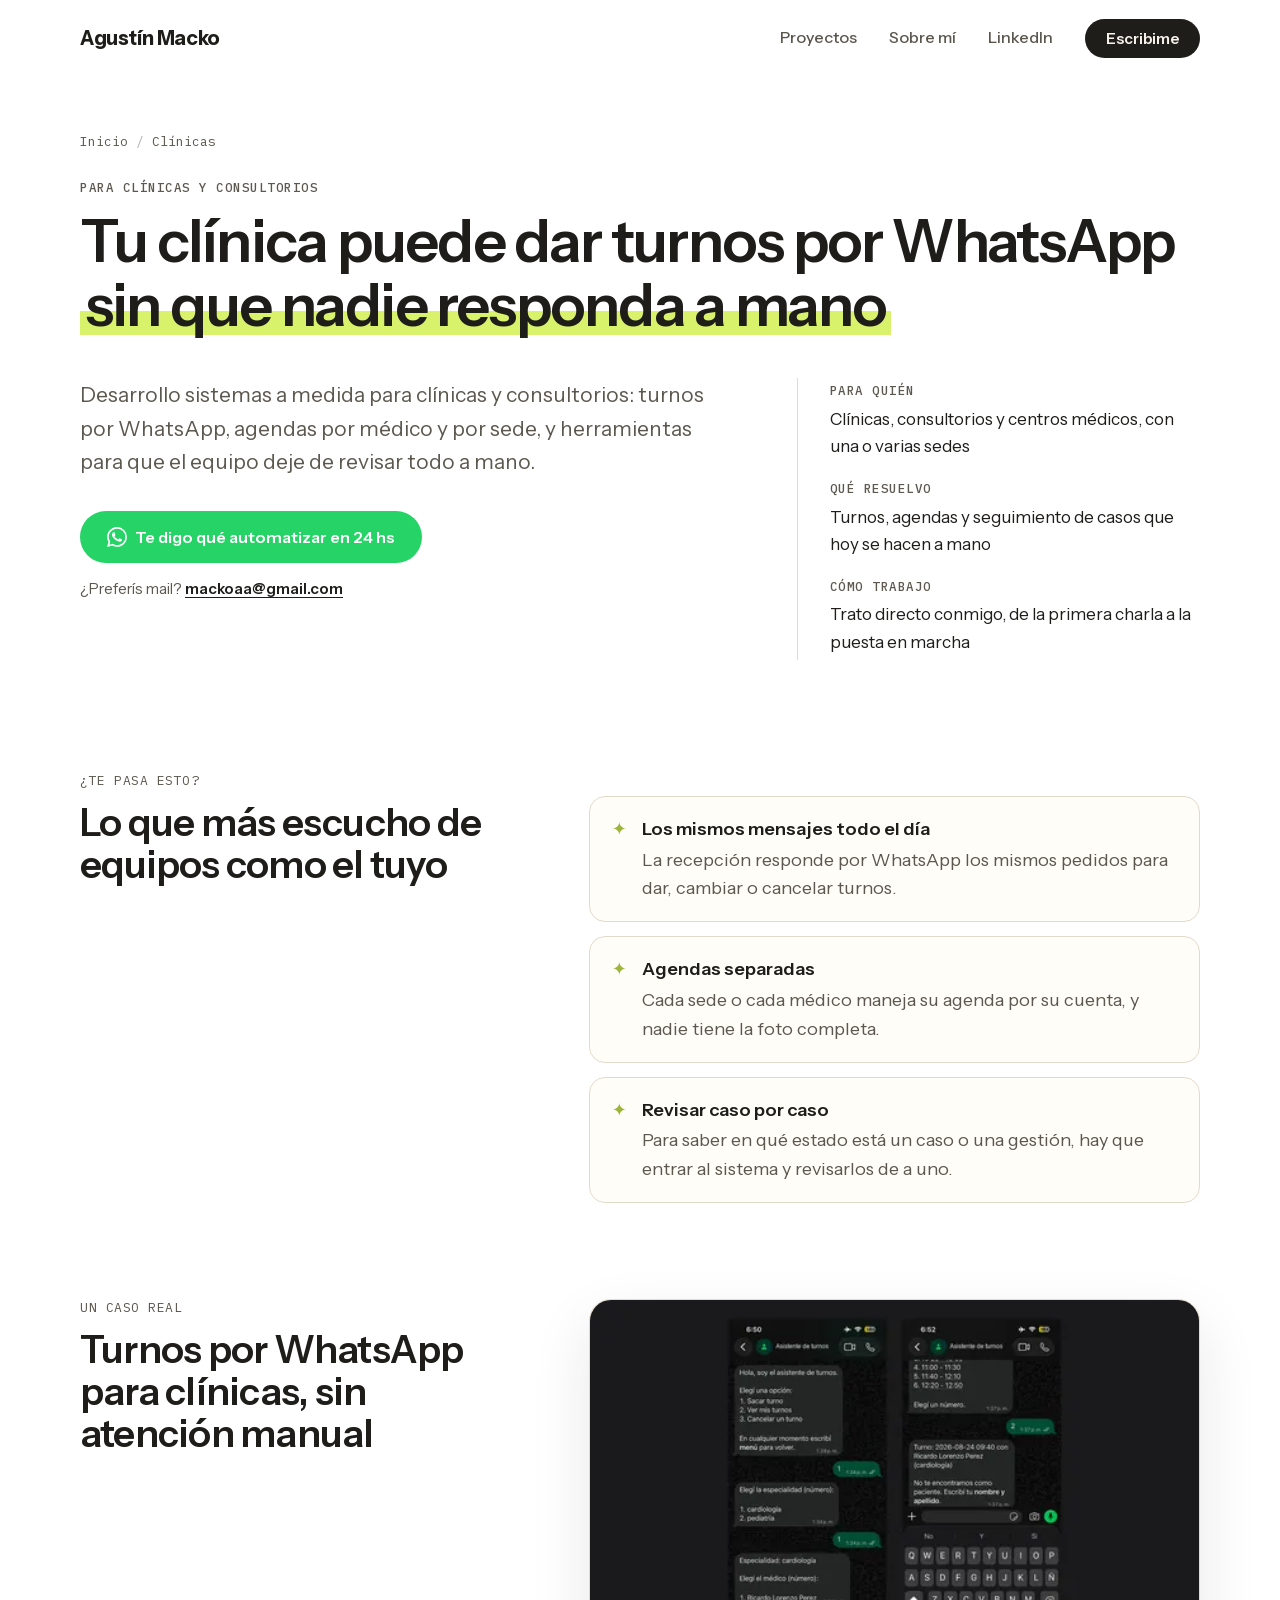
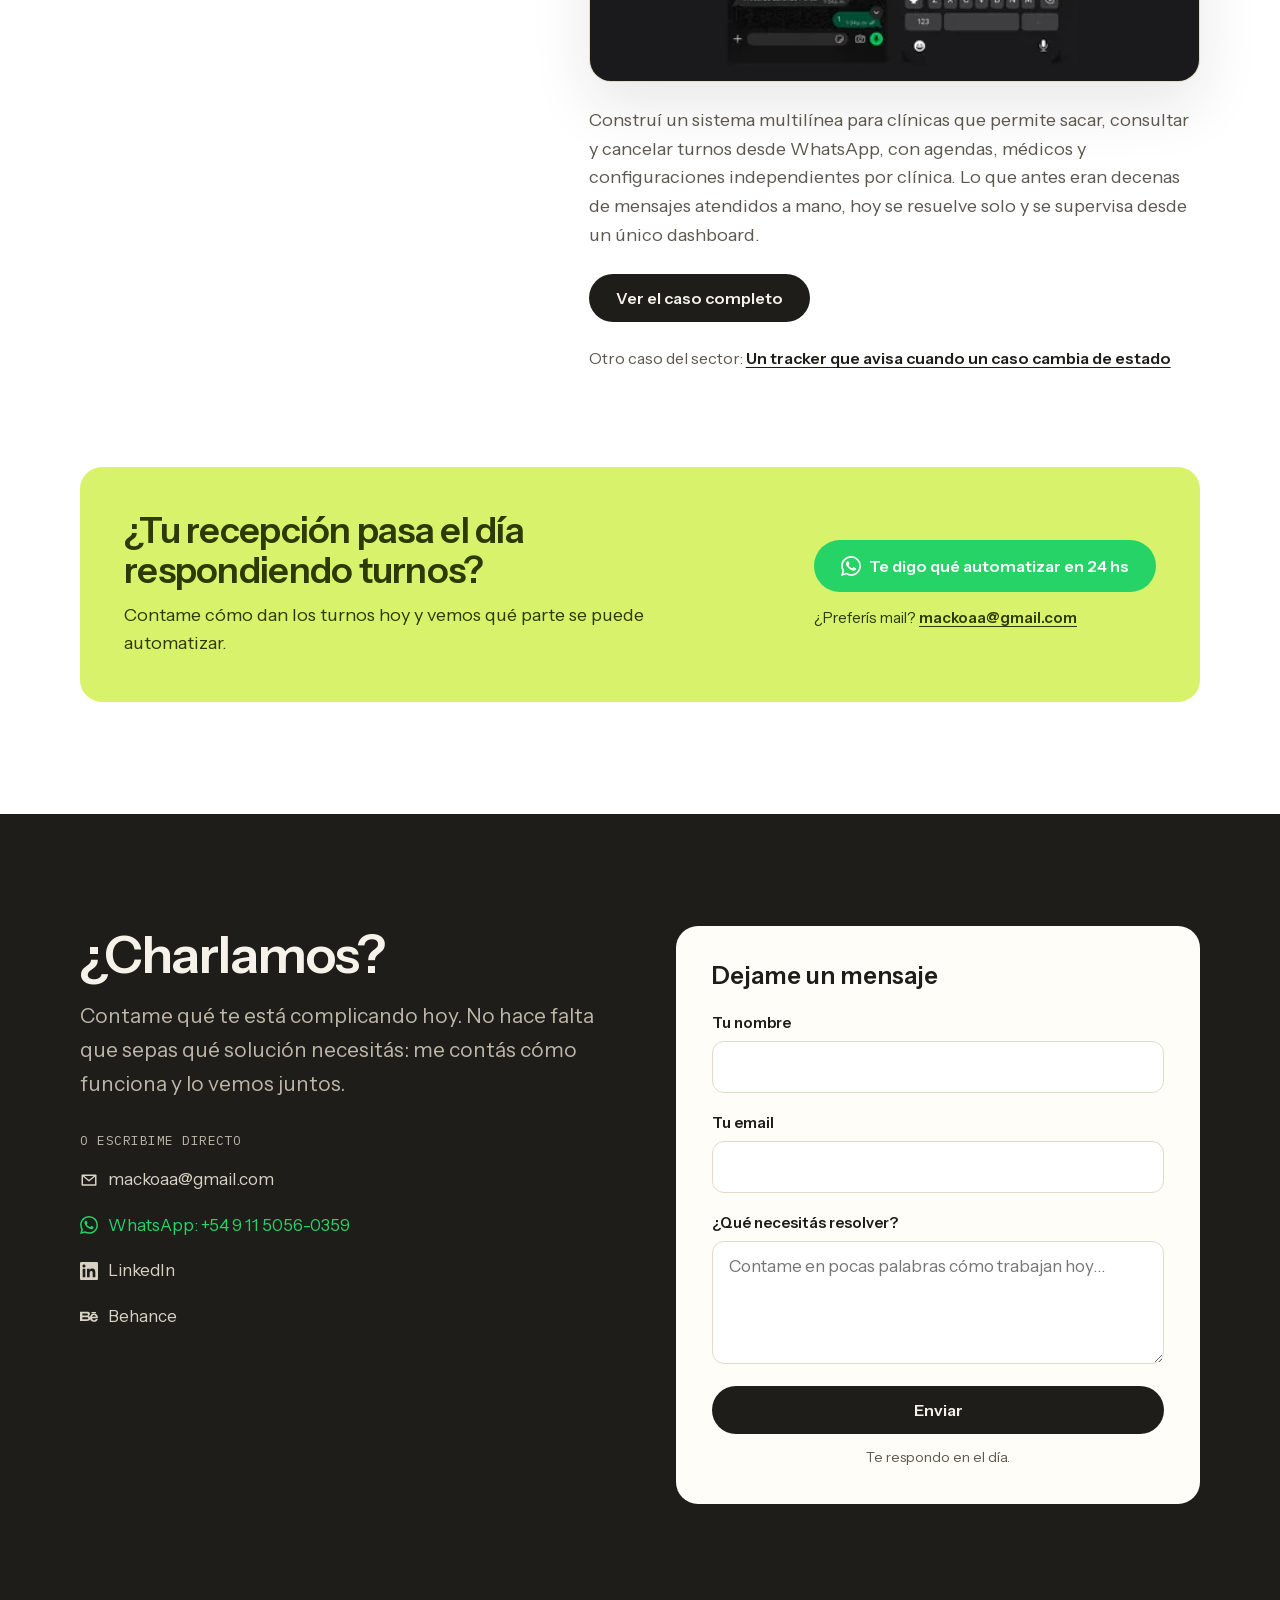
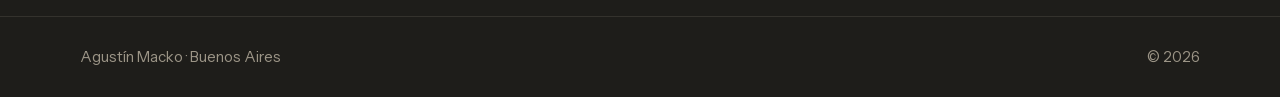
<file: clinicas/index.html>
<!DOCTYPE html>
<html lang="es-AR">
<head>
  <meta charset="UTF-8">
  <meta name="viewport" content="width=device-width, initial-scale=1.0">

  <!-- Google tag (gtag.js) -->
  <script>
    window.dataLayer = window.dataLayer || [];
    function gtag(){dataLayer.push(arguments);}
    gtag('js', new Date());

    gtag('config', 'G-NZE4ZRXTH5');

    (function () {
      var loaded = false;
      function loadGtag() {
        if (loaded) return;
        loaded = true;
        var s = document.createElement('script');
        s.async = true;
        s.src = 'https://www.googletagmanager.com/gtag/js?id=G-NZE4ZRXTH5';
        document.head.appendChild(s);
      }
      ['scroll', 'pointerdown', 'keydown', 'touchstart'].forEach(function (type) {
        window.addEventListener(type, loadGtag, { once: true, passive: true });
      });
      window.addEventListener('load', function () { setTimeout(loadGtag, 3500); });
    })();
  </script>
  <title>Turnos por WhatsApp y sistemas a medida para clínicas | Agustín Macko</title>
  <meta name="description" content="Software a medida para clínicas y consultorios: turnos por WhatsApp sin atención manual, agendas por médico y por sede, y seguimiento de casos en un solo lugar.">
  <meta name="author" content="Agustín Macko">
  <meta name="robots" content="index, follow, max-image-preview:large">
  <meta name="theme-color" content="#FFFFFF">
  <link rel="icon" href="/favicon.svg" type="image/svg+xml">
  <link rel="apple-touch-icon" href="/img/apple-touch-icon.png">

  <meta property="og:type" content="website">
  <meta property="og:locale" content="es_AR">
  <meta property="og:site_name" content="Agustín Macko">
  <meta property="og:title" content="Tu clínica puede dar turnos por WhatsApp sin que nadie responda a mano">
  <meta property="og:description" content="Software a medida para clínicas y consultorios: turnos por WhatsApp sin atención manual, agendas por médico y por sede, y seguimiento de casos en un solo lugar.">
  <meta property="og:url" content="https://agustinmacko.com.ar/clinicas/">
  <meta property="og:image" content="https://agustinmacko.com.ar/img/bot.webp">
  <meta property="og:image:alt" content="Conversación de WhatsApp con el asistente de turnos: menú para sacar, ver o cancelar turnos y elección de especialidad y médico">
  <meta name="twitter:card" content="summary_large_image">
  <meta name="twitter:title" content="Tu clínica puede dar turnos por WhatsApp sin que nadie responda a mano">
  <meta name="twitter:description" content="Software a medida para clínicas y consultorios: turnos por WhatsApp sin atención manual, agendas por médico y por sede, y seguimiento de casos en un solo lugar.">
  <meta name="twitter:image" content="https://agustinmacko.com.ar/img/bot.webp">
  <link rel="canonical" href="https://agustinmacko.com.ar/clinicas/">

  <script type="application/ld+json">
  {
    "@context": "https://schema.org",
    "@graph": [
      {
        "@type": "WebPage",
        "@id": "https://agustinmacko.com.ar/clinicas/#pagina",
        "url": "https://agustinmacko.com.ar/clinicas/",
        "name": "Tu clínica puede dar turnos por WhatsApp sin que nadie responda a mano",
        "description": "Software a medida para clínicas y consultorios: turnos por WhatsApp sin atención manual, agendas por médico y por sede, y seguimiento de casos en un solo lugar.",
        "inLanguage": "es-AR",
        "isPartOf": {
          "@id": "https://agustinmacko.com.ar/#website"
        },
        "about": {
          "@id": "https://agustinmacko.com.ar/#service"
        },
        "author": {
          "@id": "https://agustinmacko.com.ar/#person"
        },
        "mentions": {
          "@id": "https://agustinmacko.com.ar/casos/turnos-whatsapp-clinicas/#caso"
        }
      },
      {
        "@type": "BreadcrumbList",
        "itemListElement": [
          {
            "@type": "ListItem",
            "position": 1,
            "name": "Inicio",
            "item": "https://agustinmacko.com.ar/"
          },
          {
            "@type": "ListItem",
            "position": 2,
            "name": "Clínicas"
          }
        ]
      }
    ]
  }
  </script>

  <link rel="preload" href="/fonts/instrument-sans-latin.woff2" as="font" type="font/woff2" crossorigin>

  <link rel="stylesheet" href="/css/styles.css?v=20261108i">
  <script>document.documentElement.classList.add('js');</script>
</head>
<body data-case="rubro-clinicas">

  <a href="#main" class="skip-link">Saltar al contenido</a>

  <header class="header" id="header">
    <div class="wrap header-inner">
      <a href="/" class="brand">Agustín Macko</a>

      <nav class="nav" aria-label="Navegación principal">
        <a href="/#proyectos">Proyectos</a>
        <a href="/#sobre-mi">Sobre mí</a>
        <a href="https://www.linkedin.com/in/macko-agustin/" target="_blank" rel="noopener noreferrer">LinkedIn</a>
        <a href="#contacto" class="btn btn-dark btn-sm">Escribime</a>
      </nav>

      <button type="button" class="menu-toggle" id="menu-toggle" aria-label="Abrir menú" aria-expanded="false" aria-controls="mobile-menu">
        <span></span><span></span>
      </button>
    </div>

    <div class="mobile-menu" id="mobile-menu" aria-hidden="true">
      <a href="/#proyectos">Proyectos</a>
      <a href="/#sobre-mi">Sobre mí</a>
      <a href="https://www.linkedin.com/in/macko-agustin/" target="_blank" rel="noopener noreferrer" class="ico ico-in">LinkedIn</a>
      <a href="#contacto" class="btn btn-dark">Escribime</a>
    </div>
  </header>

  <main id="main">

    <section class="case-hero" id="inicio" aria-labelledby="case-title">
      <div class="wrap">
        <nav aria-label="Ruta de navegación">
          <ol class="crumbs">
            <li><a href="/">Inicio</a></li>
            <li aria-current="page">Clínicas</li>
          </ol>
        </nav>

        <p class="project-tag">Para clínicas y consultorios</p>
        <h1 id="case-title">Tu clínica puede dar turnos por WhatsApp <span class="mark">sin que nadie responda a mano</span></h1>
        <div class="case-intro">
          <div>
            <p class="case-summary">Desarrollo sistemas a medida para clínicas y consultorios: turnos por WhatsApp, agendas por médico y por sede, y herramientas para que el equipo deje de revisar todo a mano.</p>
            <div class="actions">
              <a data-location="rubro-clinicas" href="https://wa.me/5491150560359?text=Hola%20Agust%C3%ADn%2C%20tengo%20una%20cl%C3%ADnica%20y%20te%20cuento%20c%C3%B3mo%20trabajamos%20hoy%3A" target="_blank" rel="noopener noreferrer" class="btn btn-wa">Te digo qué automatizar en 24 hs</a>
              <a href="#" class="btn btn-line" data-agenda data-location="rubro-clinicas" hidden>Agendar 15 minutos</a>
            </div>
            <p class="alt-contact">¿Preferís mail? <a href="https://mail.google.com/mail/?view=cm&amp;fs=1&amp;to=mackoaa@gmail.com&amp;su=Consulta%20desde%20agustinmacko.com.ar&amp;body=Hola%20Agust%C3%ADn%2C%20te%20cuento%20c%C3%B3mo%20trabajamos%20hoy%3A" target="_blank" rel="noopener noreferrer" data-location="rubro-clinicas">mackoaa@gmail.com</a></p>
          </div>
          <dl class="case-facts">
            <div><dt>Para quién</dt><dd>Clínicas, consultorios y centros médicos, con una o varias sedes</dd></div>
            <div><dt>Qué resuelvo</dt><dd>Turnos, agendas y seguimiento de casos que hoy se hacen a mano</dd></div>
            <div><dt>Cómo trabajo</dt><dd>Trato directo conmigo, de la primera charla a la puesta en marcha</dd></div>
          </dl>
        </div>
      </div>
    </section>

    <section class="section" aria-label="Problemas y caso real">
      <div class="wrap case-content">

        <div class="case-block" id="problema">
          <header class="case-block-head">
            <p class="case-kicker">¿Te pasa esto?</p>
            <h2>Lo que más escucho de equipos como el tuyo</h2>
          </header>
          <div class="case-block-body">
            <ul class="case-list">
              <li><strong>Los mismos mensajes todo el día</strong>La recepción responde por WhatsApp los mismos pedidos para dar, cambiar o cancelar turnos.</li>
              <li><strong>Agendas separadas</strong>Cada sede o cada médico maneja su agenda por su cuenta, y nadie tiene la foto completa.</li>
              <li><strong>Revisar caso por caso</strong>Para saber en qué estado está un caso o una gestión, hay que entrar al sistema y revisarlos de a uno.</li>
            </ul>
          </div>
        </div>

        <div class="case-block" id="caso">
          <header class="case-block-head">
            <p class="case-kicker">Un caso real</p>
            <h2>Turnos por WhatsApp para clínicas, sin atención manual</h2>
          </header>
          <div class="case-block-body">
            <figure class="case-shot">
              <img srcset="/img/bot-480.webp 480w, /img/bot-800.webp 800w, /img/bot.webp 1200w" sizes="(max-width: 960px) calc(100vw - 48px), 640px" src="/img/bot.webp" width="1200" height="750" alt="Conversación de WhatsApp con el asistente de turnos: menú para sacar, ver o cancelar turnos y elección de especialidad y médico" loading="lazy">
            </figure>
            <p>Construí un sistema multilínea para clínicas que permite sacar, consultar y cancelar turnos desde WhatsApp, con agendas, médicos y configuraciones independientes por clínica. Lo que antes eran decenas de mensajes atendidos a mano, hoy se resuelve solo y se supervisa desde un único dashboard.</p>
            <div class="actions">
              <a href="/casos/turnos-whatsapp-clinicas/" class="btn btn-dark" data-location="rubro-clinicas-caso">Ver el caso completo</a>
            </div>
            <p class="rubro-extra">Otro caso del sector: <a href="/casos/tracker-polizas/">Un tracker que avisa cuando un caso cambia de estado</a></p>
          </div>
        </div>

        <div class="case-cta">
          <div>
            <h2>¿Tu recepción pasa el día respondiendo turnos?</h2>
            <p>Contame cómo dan los turnos hoy y vemos qué parte se puede automatizar.</p>
          </div>
          <div class="cta-group">
            <div class="actions">
              <a data-location="rubro-clinicas-cierre" href="https://wa.me/5491150560359?text=Hola%20Agust%C3%ADn%2C%20tengo%20una%20cl%C3%ADnica%20y%20te%20cuento%20c%C3%B3mo%20trabajamos%20hoy%3A" target="_blank" rel="noopener noreferrer" class="btn btn-wa">Te digo qué automatizar en 24 hs</a>
              <a href="#" class="btn btn-line" data-agenda data-location="rubro-clinicas-cierre" hidden>Agendar 15 minutos</a>
            </div>
            <p class="alt-contact">¿Preferís mail? <a href="https://mail.google.com/mail/?view=cm&amp;fs=1&amp;to=mackoaa@gmail.com&amp;su=Consulta%20desde%20agustinmacko.com.ar&amp;body=Hola%20Agust%C3%ADn%2C%20te%20cuento%20c%C3%B3mo%20trabajamos%20hoy%3A" target="_blank" rel="noopener noreferrer" data-location="rubro-clinicas-cierre">mackoaa@gmail.com</a></p>
          </div>
        </div>

      </div>
    </section>

    <section class="section contact" id="contacto" aria-labelledby="contacto-title">
      <div class="wrap contact-grid">
        <div class="contact-copy">
          <h2 class="title" id="contacto-title">¿Charlamos?</h2>
          <p class="lead">Contame qué te está complicando hoy. No hace falta que sepas qué solución necesitás: me contás cómo funciona y lo vemos juntos.</p>
        </div>

        <form data-location="rubro-clinicas-contacto" action="https://formspree.io/f/myzgvjbd" method="POST" class="form" id="form">
          <input type="hidden" name="_subject" value="Nueva consulta desde agustinmacko.com.ar">
          <input type="hidden" name="pagina_origen" value="" data-fill="page">
          <input type="hidden" name="utm_source" value="" data-fill="utm_source">
          <input type="hidden" name="utm_medium" value="" data-fill="utm_medium">
          <input type="hidden" name="utm_campaign" value="" data-fill="utm_campaign">
          <input type="text" name="_gotcha" class="hp" tabindex="-1" autocomplete="off" aria-hidden="true">
          <input type="hidden" name="origen" value="Página: clínicas">
          <p class="form-title">Dejame un mensaje</p>
          <label for="nombre">Tu nombre</label>
          <input type="text" id="nombre" name="nombre" autocomplete="name" required>
          <label for="email">Tu email</label>
          <input type="email" id="email" name="email" autocomplete="email" required>
          <label for="mensaje">¿Qué necesitás resolver?</label>
          <textarea id="mensaje" name="mensaje" rows="4" placeholder="Contame en pocas palabras cómo trabajan hoy…" required></textarea>
          <button type="submit" class="btn btn-dark btn-block">Enviar</button>
          <!-- TODO: confirmar que puedo responder en el día; si no, cambiar por "Te respondo en menos de 48 hs." -->
          <p class="form-note">Te respondo en el día.</p>
          <p class="form-status" role="status" aria-live="polite" hidden></p>
        </form>

        <div class="contact-alt">
          <p class="contact-alt-title">O escribime directo</p>
          <ul class="contact-list">
            <li><a data-location="rubro-clinicas-contacto" href="https://mail.google.com/mail/?view=cm&amp;fs=1&amp;to=mackoaa@gmail.com&amp;su=Consulta%20desde%20agustinmacko.com.ar&amp;body=Hola%20Agust%C3%ADn%2C%20te%20cuento%20c%C3%B3mo%20trabajamos%20hoy%3A" target="_blank" rel="noopener noreferrer" class="ico ico-mail">mackoaa@gmail.com</a></li>
            <li><a data-location="rubro-clinicas-contacto" href="https://wa.me/5491150560359" target="_blank" rel="noopener noreferrer" class="ico ico-wa">WhatsApp: +54 9 11 5056-0359</a></li>
            <li><a href="https://www.linkedin.com/in/macko-agustin/" target="_blank" rel="noopener noreferrer" class="ico ico-in">LinkedIn</a></li>
            <li><a href="https://www.behance.net/agustinmacko" target="_blank" rel="noopener noreferrer" class="ico ico-be">Behance</a></li>
          </ul>
          <a href="#" class="btn btn-line" data-agenda data-location="rubro-clinicas-contacto" hidden>Agendar 15 minutos</a>
        </div>
      </div>
    </section>

  </main>

  <footer class="footer">
    <div class="wrap footer-inner">
      <span>Agustín Macko · Buenos Aires</span>
      <span>© 2026</span>
    </div>
  </footer>

  <script src="/js/main.js?v=20261108i"></script>
</body>
</html>
</file>
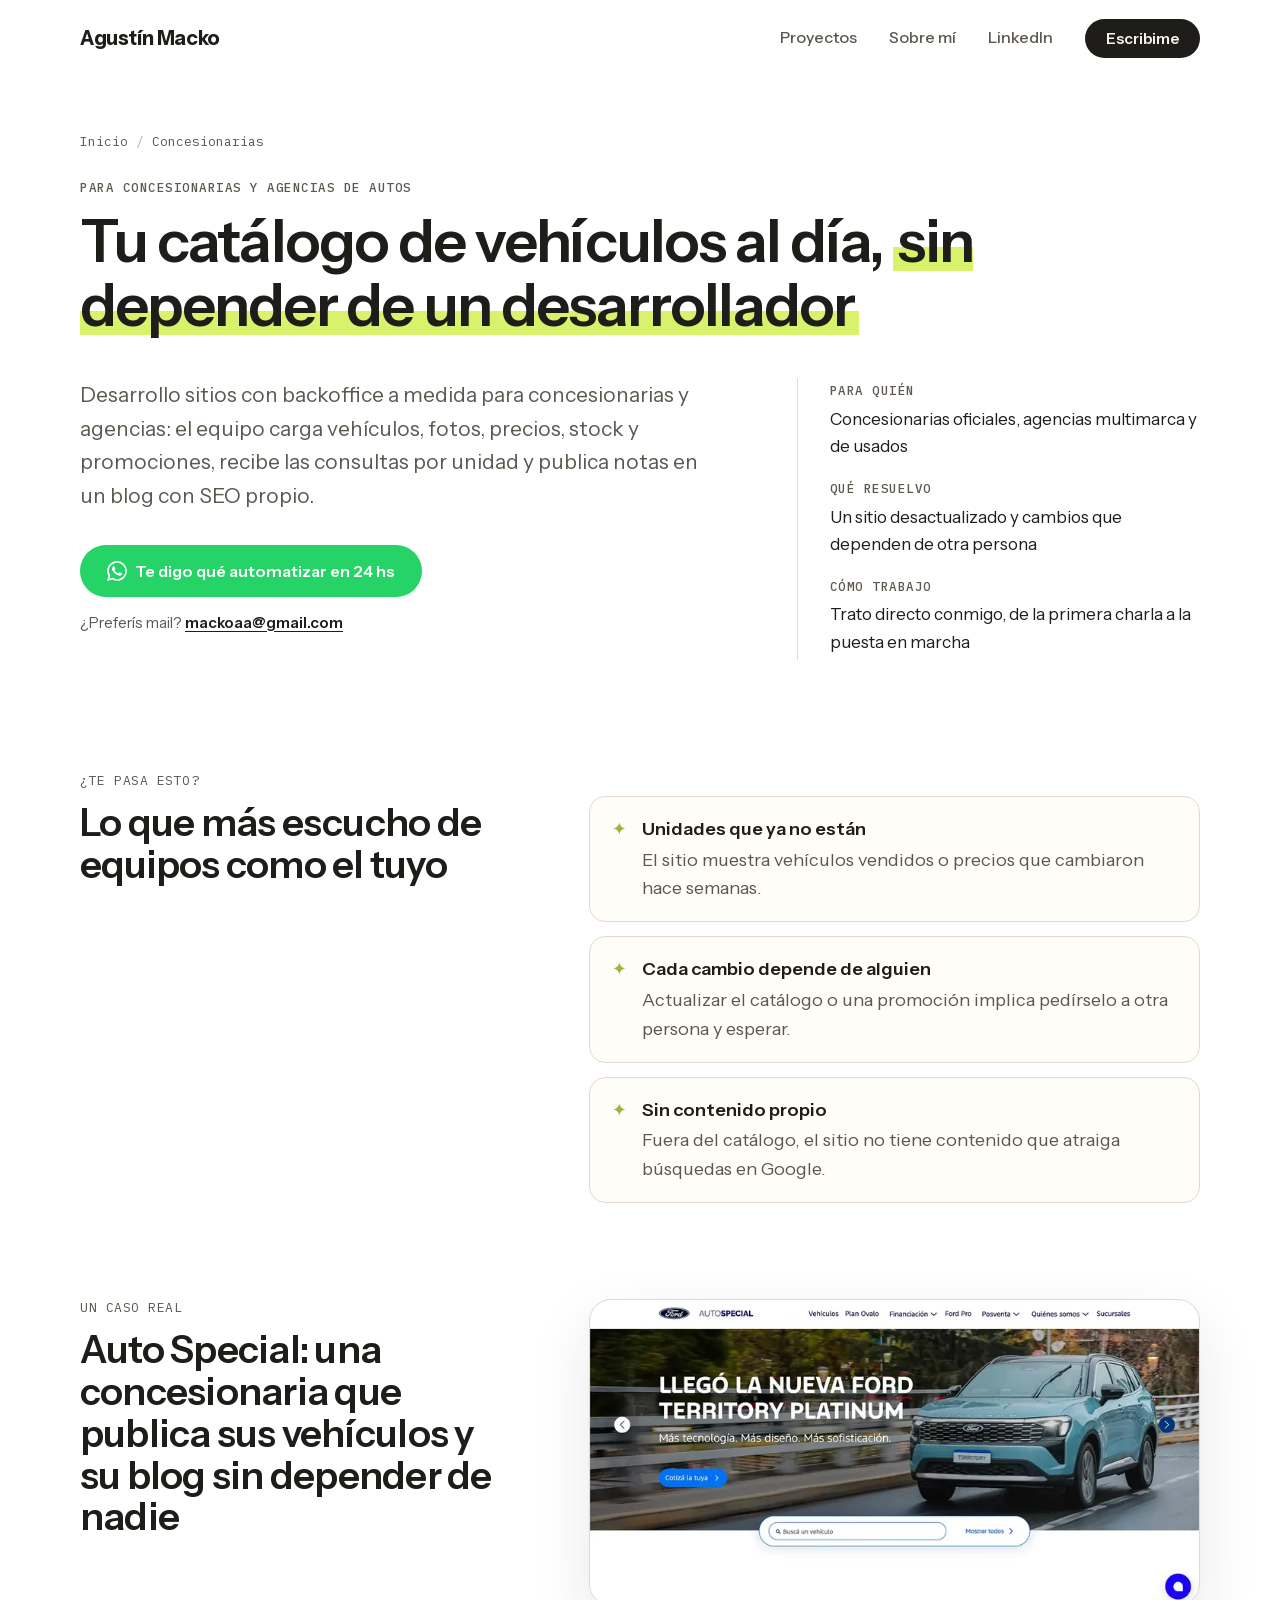
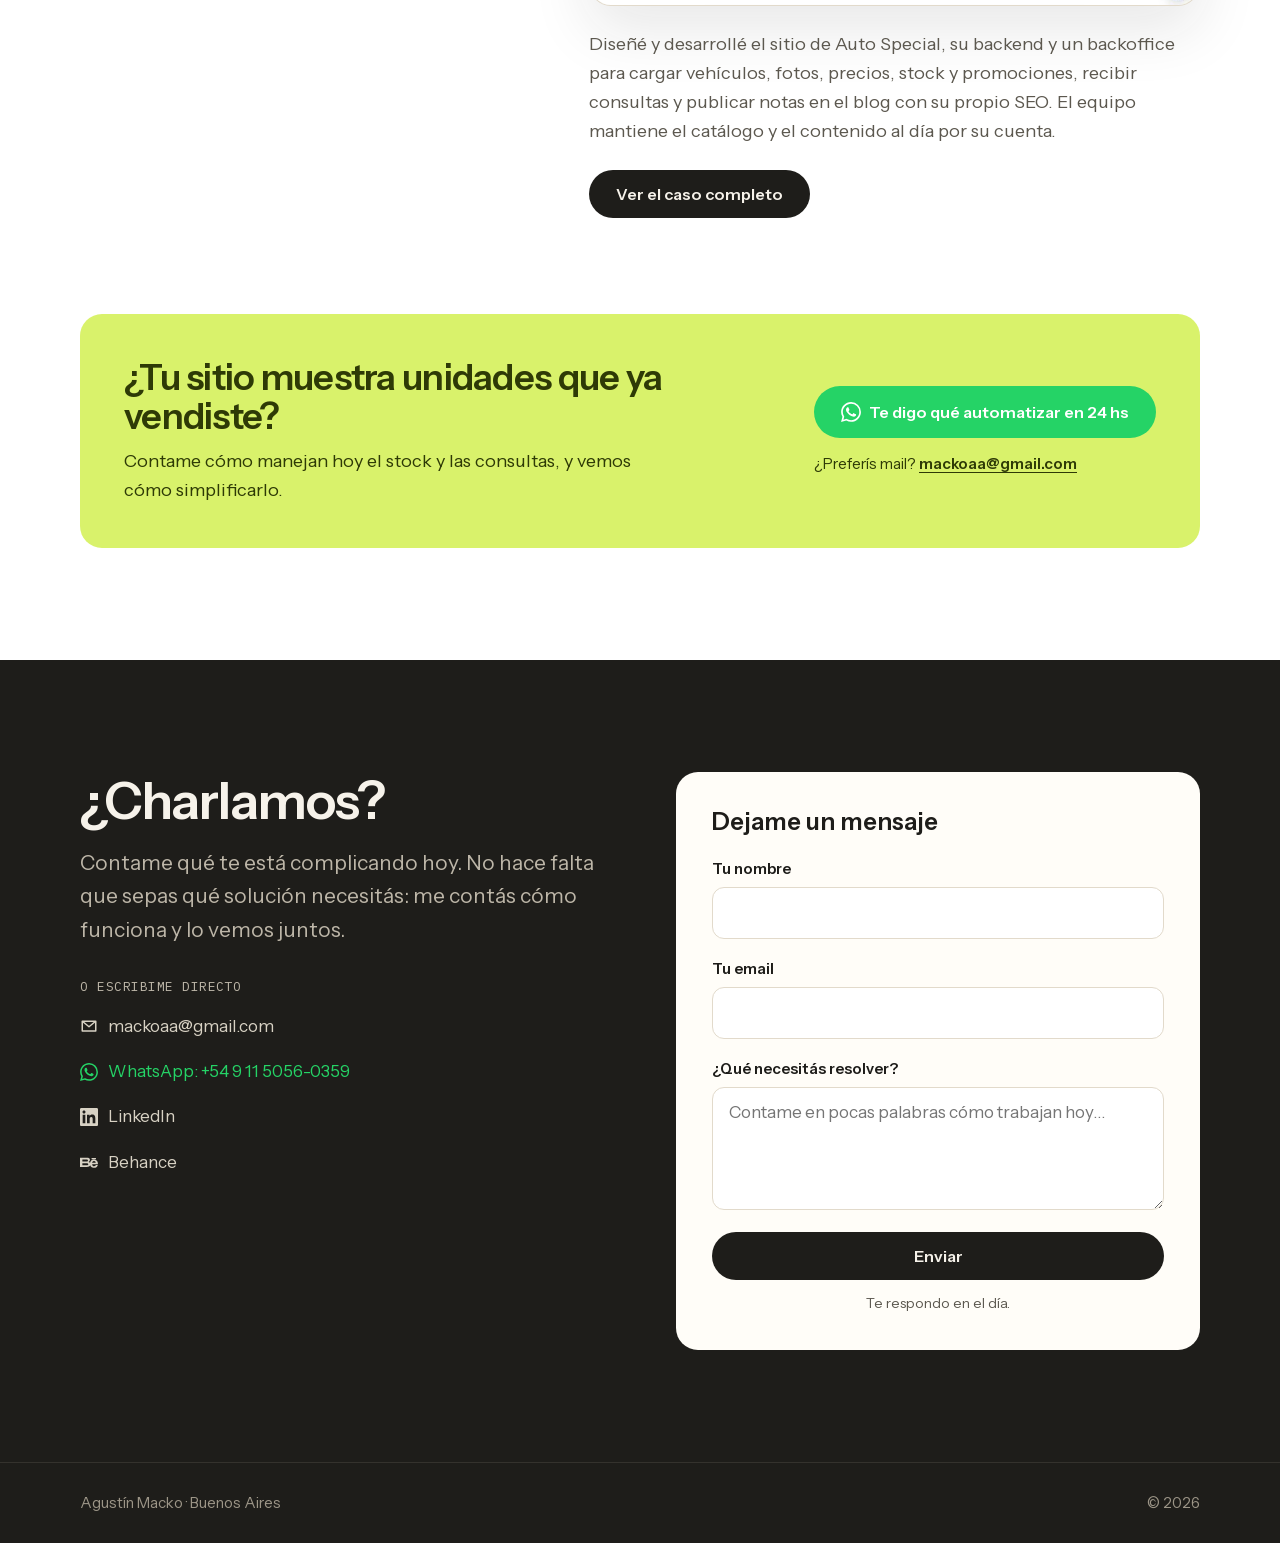
<file: concesionarias/index.html>
<!DOCTYPE html>
<html lang="es-AR">
<head>
  <meta charset="UTF-8">
  <meta name="viewport" content="width=device-width, initial-scale=1.0">

  <!-- Google tag (gtag.js) -->
  <script>
    window.dataLayer = window.dataLayer || [];
    function gtag(){dataLayer.push(arguments);}
    gtag('js', new Date());

    gtag('config', 'G-NZE4ZRXTH5');

    (function () {
      var loaded = false;
      function loadGtag() {
        if (loaded) return;
        loaded = true;
        var s = document.createElement('script');
        s.async = true;
        s.src = 'https://www.googletagmanager.com/gtag/js?id=G-NZE4ZRXTH5';
        document.head.appendChild(s);
      }
      ['scroll', 'pointerdown', 'keydown', 'touchstart'].forEach(function (type) {
        window.addEventListener(type, loadGtag, { once: true, passive: true });
      });
      window.addEventListener('load', function () { setTimeout(loadGtag, 3500); });
    })();
  </script>
  <title>Sitio con backoffice y blog para concesionarias | Agustín Macko</title>
  <meta name="description" content="Sitios a medida para concesionarias y agencias de autos: catálogo de vehículos administrable, consultas por unidad y blog con SEO, sin depender de un desarrollador.">
  <meta name="author" content="Agustín Macko">
  <meta name="robots" content="index, follow, max-image-preview:large">
  <meta name="theme-color" content="#FFFFFF">
  <link rel="icon" href="/favicon.svg" type="image/svg+xml">
  <link rel="apple-touch-icon" href="/img/apple-touch-icon.png">

  <meta property="og:type" content="website">
  <meta property="og:locale" content="es_AR">
  <meta property="og:site_name" content="Agustín Macko">
  <meta property="og:title" content="Tu catálogo de vehículos al día, sin depender de un desarrollador">
  <meta property="og:description" content="Sitios a medida para concesionarias y agencias de autos: catálogo de vehículos administrable, consultas por unidad y blog con SEO, sin depender de un desarrollador.">
  <meta property="og:url" content="https://agustinmacko.com.ar/concesionarias/">
  <meta property="og:image" content="https://agustinmacko.com.ar/img/autospecial2026.webp">
  <meta property="og:image:alt" content="Sitio de Auto Special, concesionario Ford, con buscador de vehículos">
  <meta name="twitter:card" content="summary_large_image">
  <meta name="twitter:title" content="Tu catálogo de vehículos al día, sin depender de un desarrollador">
  <meta name="twitter:description" content="Sitios a medida para concesionarias y agencias de autos: catálogo de vehículos administrable, consultas por unidad y blog con SEO, sin depender de un desarrollador.">
  <meta name="twitter:image" content="https://agustinmacko.com.ar/img/autospecial2026.webp">
  <link rel="canonical" href="https://agustinmacko.com.ar/concesionarias/">

  <script type="application/ld+json">
  {
    "@context": "https://schema.org",
    "@graph": [
      {
        "@type": "WebPage",
        "@id": "https://agustinmacko.com.ar/concesionarias/#pagina",
        "url": "https://agustinmacko.com.ar/concesionarias/",
        "name": "Tu catálogo de vehículos al día, sin depender de un desarrollador",
        "description": "Sitios a medida para concesionarias y agencias de autos: catálogo de vehículos administrable, consultas por unidad y blog con SEO, sin depender de un desarrollador.",
        "inLanguage": "es-AR",
        "isPartOf": {
          "@id": "https://agustinmacko.com.ar/#website"
        },
        "about": {
          "@id": "https://agustinmacko.com.ar/#service"
        },
        "author": {
          "@id": "https://agustinmacko.com.ar/#person"
        },
        "mentions": {
          "@id": "https://agustinmacko.com.ar/casos/plataforma-concesionaria-auto-special/#caso"
        }
      },
      {
        "@type": "BreadcrumbList",
        "itemListElement": [
          {
            "@type": "ListItem",
            "position": 1,
            "name": "Inicio",
            "item": "https://agustinmacko.com.ar/"
          },
          {
            "@type": "ListItem",
            "position": 2,
            "name": "Concesionarias"
          }
        ]
      }
    ]
  }
  </script>

  <link rel="preload" href="/fonts/instrument-sans-latin.woff2" as="font" type="font/woff2" crossorigin>

  <link rel="stylesheet" href="/css/styles.css?v=20261108i">
  <script>document.documentElement.classList.add('js');</script>
</head>
<body data-case="rubro-concesionarias">

  <a href="#main" class="skip-link">Saltar al contenido</a>

  <header class="header" id="header">
    <div class="wrap header-inner">
      <a href="/" class="brand">Agustín Macko</a>

      <nav class="nav" aria-label="Navegación principal">
        <a href="/#proyectos">Proyectos</a>
        <a href="/#sobre-mi">Sobre mí</a>
        <a href="https://www.linkedin.com/in/macko-agustin/" target="_blank" rel="noopener noreferrer">LinkedIn</a>
        <a href="#contacto" class="btn btn-dark btn-sm">Escribime</a>
      </nav>

      <button type="button" class="menu-toggle" id="menu-toggle" aria-label="Abrir menú" aria-expanded="false" aria-controls="mobile-menu">
        <span></span><span></span>
      </button>
    </div>

    <div class="mobile-menu" id="mobile-menu" aria-hidden="true">
      <a href="/#proyectos">Proyectos</a>
      <a href="/#sobre-mi">Sobre mí</a>
      <a href="https://www.linkedin.com/in/macko-agustin/" target="_blank" rel="noopener noreferrer" class="ico ico-in">LinkedIn</a>
      <a href="#contacto" class="btn btn-dark">Escribime</a>
    </div>
  </header>

  <main id="main">

    <section class="case-hero" id="inicio" aria-labelledby="case-title">
      <div class="wrap">
        <nav aria-label="Ruta de navegación">
          <ol class="crumbs">
            <li><a href="/">Inicio</a></li>
            <li aria-current="page">Concesionarias</li>
          </ol>
        </nav>

        <p class="project-tag">Para concesionarias y agencias de autos</p>
        <h1 id="case-title">Tu catálogo de vehículos al día, <span class="mark">sin depender de un desarrollador</span></h1>
        <div class="case-intro">
          <div>
            <p class="case-summary">Desarrollo sitios con backoffice a medida para concesionarias y agencias: el equipo carga vehículos, fotos, precios, stock y promociones, recibe las consultas por unidad y publica notas en un blog con SEO propio.</p>
            <div class="actions">
              <a data-location="rubro-concesionarias" href="https://wa.me/5491150560359?text=Hola%20Agust%C3%ADn%2C%20tengo%20una%20concesionaria%20y%20te%20cuento%20c%C3%B3mo%20trabajamos%20hoy%3A" target="_blank" rel="noopener noreferrer" class="btn btn-wa">Te digo qué automatizar en 24 hs</a>
              <a href="#" class="btn btn-line" data-agenda data-location="rubro-concesionarias" hidden>Agendar 15 minutos</a>
            </div>
            <p class="alt-contact">¿Preferís mail? <a href="https://mail.google.com/mail/?view=cm&amp;fs=1&amp;to=mackoaa@gmail.com&amp;su=Consulta%20desde%20agustinmacko.com.ar&amp;body=Hola%20Agust%C3%ADn%2C%20te%20cuento%20c%C3%B3mo%20trabajamos%20hoy%3A" target="_blank" rel="noopener noreferrer" data-location="rubro-concesionarias">mackoaa@gmail.com</a></p>
          </div>
          <dl class="case-facts">
            <div><dt>Para quién</dt><dd>Concesionarias oficiales, agencias multimarca y de usados</dd></div>
            <div><dt>Qué resuelvo</dt><dd>Un sitio desactualizado y cambios que dependen de otra persona</dd></div>
            <div><dt>Cómo trabajo</dt><dd>Trato directo conmigo, de la primera charla a la puesta en marcha</dd></div>
          </dl>
        </div>
      </div>
    </section>

    <section class="section" aria-label="Problemas y caso real">
      <div class="wrap case-content">

        <div class="case-block" id="problema">
          <header class="case-block-head">
            <p class="case-kicker">¿Te pasa esto?</p>
            <h2>Lo que más escucho de equipos como el tuyo</h2>
          </header>
          <div class="case-block-body">
            <ul class="case-list">
              <li><strong>Unidades que ya no están</strong>El sitio muestra vehículos vendidos o precios que cambiaron hace semanas.</li>
              <li><strong>Cada cambio depende de alguien</strong>Actualizar el catálogo o una promoción implica pedírselo a otra persona y esperar.</li>
              <li><strong>Sin contenido propio</strong>Fuera del catálogo, el sitio no tiene contenido que atraiga búsquedas en Google.</li>
            </ul>
          </div>
        </div>

        <div class="case-block" id="caso">
          <header class="case-block-head">
            <p class="case-kicker">Un caso real</p>
            <h2>Auto Special: una concesionaria que publica sus vehículos y su blog sin depender de nadie</h2>
          </header>
          <div class="case-block-body">
            <figure class="case-shot">
              <img srcset="/img/autospecial2026-480.webp 480w, /img/autospecial2026-800.webp 800w, /img/autospecial2026.webp 1202w" sizes="(max-width: 960px) calc(100vw - 48px), 640px" src="/img/autospecial2026.webp" width="1202" height="602" alt="Sitio de Auto Special, concesionario Ford, con buscador de vehículos" loading="lazy">
            </figure>
            <p>Diseñé y desarrollé el sitio de Auto Special, su backend y un backoffice para cargar vehículos, fotos, precios, stock y promociones, recibir consultas y publicar notas en el blog con su propio SEO. El equipo mantiene el catálogo y el contenido al día por su cuenta.</p>
            <div class="actions">
              <a href="/casos/plataforma-concesionaria-auto-special/" class="btn btn-dark" data-location="rubro-concesionarias-caso">Ver el caso completo</a>
            </div>
          </div>
        </div>

        <div class="case-cta">
          <div>
            <h2>¿Tu sitio muestra unidades que ya vendiste?</h2>
            <p>Contame cómo manejan hoy el stock y las consultas, y vemos cómo simplificarlo.</p>
          </div>
          <div class="cta-group">
            <div class="actions">
              <a data-location="rubro-concesionarias-cierre" href="https://wa.me/5491150560359?text=Hola%20Agust%C3%ADn%2C%20tengo%20una%20concesionaria%20y%20te%20cuento%20c%C3%B3mo%20trabajamos%20hoy%3A" target="_blank" rel="noopener noreferrer" class="btn btn-wa">Te digo qué automatizar en 24 hs</a>
              <a href="#" class="btn btn-line" data-agenda data-location="rubro-concesionarias-cierre" hidden>Agendar 15 minutos</a>
            </div>
            <p class="alt-contact">¿Preferís mail? <a href="https://mail.google.com/mail/?view=cm&amp;fs=1&amp;to=mackoaa@gmail.com&amp;su=Consulta%20desde%20agustinmacko.com.ar&amp;body=Hola%20Agust%C3%ADn%2C%20te%20cuento%20c%C3%B3mo%20trabajamos%20hoy%3A" target="_blank" rel="noopener noreferrer" data-location="rubro-concesionarias-cierre">mackoaa@gmail.com</a></p>
          </div>
        </div>

      </div>
    </section>

    <section class="section contact" id="contacto" aria-labelledby="contacto-title">
      <div class="wrap contact-grid">
        <div class="contact-copy">
          <h2 class="title" id="contacto-title">¿Charlamos?</h2>
          <p class="lead">Contame qué te está complicando hoy. No hace falta que sepas qué solución necesitás: me contás cómo funciona y lo vemos juntos.</p>
        </div>

        <form data-location="rubro-concesionarias-contacto" action="https://formspree.io/f/myzgvjbd" method="POST" class="form" id="form">
          <input type="hidden" name="_subject" value="Nueva consulta desde agustinmacko.com.ar">
          <input type="hidden" name="pagina_origen" value="" data-fill="page">
          <input type="hidden" name="utm_source" value="" data-fill="utm_source">
          <input type="hidden" name="utm_medium" value="" data-fill="utm_medium">
          <input type="hidden" name="utm_campaign" value="" data-fill="utm_campaign">
          <input type="text" name="_gotcha" class="hp" tabindex="-1" autocomplete="off" aria-hidden="true">
          <input type="hidden" name="origen" value="Página: concesionarias">
          <p class="form-title">Dejame un mensaje</p>
          <label for="nombre">Tu nombre</label>
          <input type="text" id="nombre" name="nombre" autocomplete="name" required>
          <label for="email">Tu email</label>
          <input type="email" id="email" name="email" autocomplete="email" required>
          <label for="mensaje">¿Qué necesitás resolver?</label>
          <textarea id="mensaje" name="mensaje" rows="4" placeholder="Contame en pocas palabras cómo trabajan hoy…" required></textarea>
          <button type="submit" class="btn btn-dark btn-block">Enviar</button>
          <!-- TODO: confirmar que puedo responder en el día; si no, cambiar por "Te respondo en menos de 48 hs." -->
          <p class="form-note">Te respondo en el día.</p>
          <p class="form-status" role="status" aria-live="polite" hidden></p>
        </form>

        <div class="contact-alt">
          <p class="contact-alt-title">O escribime directo</p>
          <ul class="contact-list">
            <li><a data-location="rubro-concesionarias-contacto" href="https://mail.google.com/mail/?view=cm&amp;fs=1&amp;to=mackoaa@gmail.com&amp;su=Consulta%20desde%20agustinmacko.com.ar&amp;body=Hola%20Agust%C3%ADn%2C%20te%20cuento%20c%C3%B3mo%20trabajamos%20hoy%3A" target="_blank" rel="noopener noreferrer" class="ico ico-mail">mackoaa@gmail.com</a></li>
            <li><a data-location="rubro-concesionarias-contacto" href="https://wa.me/5491150560359" target="_blank" rel="noopener noreferrer" class="ico ico-wa">WhatsApp: +54 9 11 5056-0359</a></li>
            <li><a href="https://www.linkedin.com/in/macko-agustin/" target="_blank" rel="noopener noreferrer" class="ico ico-in">LinkedIn</a></li>
            <li><a href="https://www.behance.net/agustinmacko" target="_blank" rel="noopener noreferrer" class="ico ico-be">Behance</a></li>
          </ul>
          <a href="#" class="btn btn-line" data-agenda data-location="rubro-concesionarias-contacto" hidden>Agendar 15 minutos</a>
        </div>
      </div>
    </section>

  </main>

  <footer class="footer">
    <div class="wrap footer-inner">
      <span>Agustín Macko · Buenos Aires</span>
      <span>© 2026</span>
    </div>
  </footer>

  <script src="/js/main.js?v=20261108i"></script>
</body>
</html>
</file>
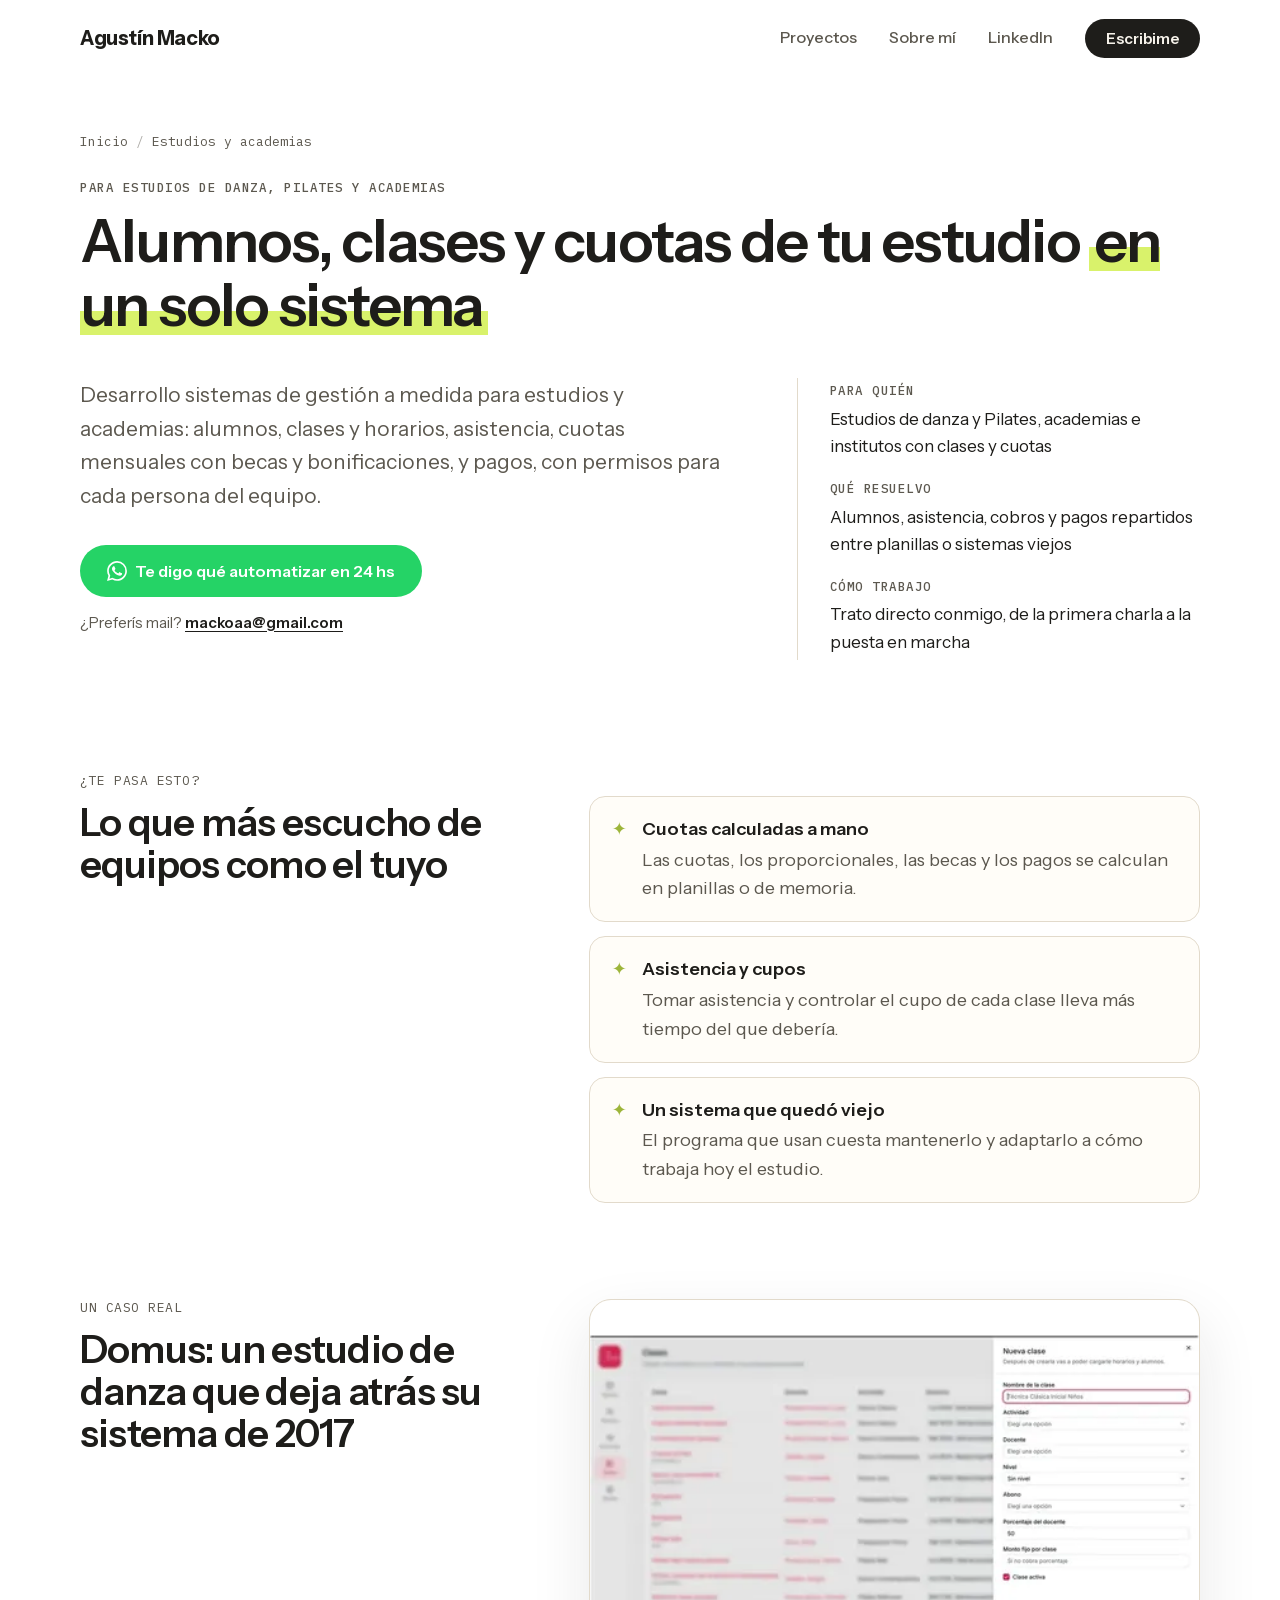
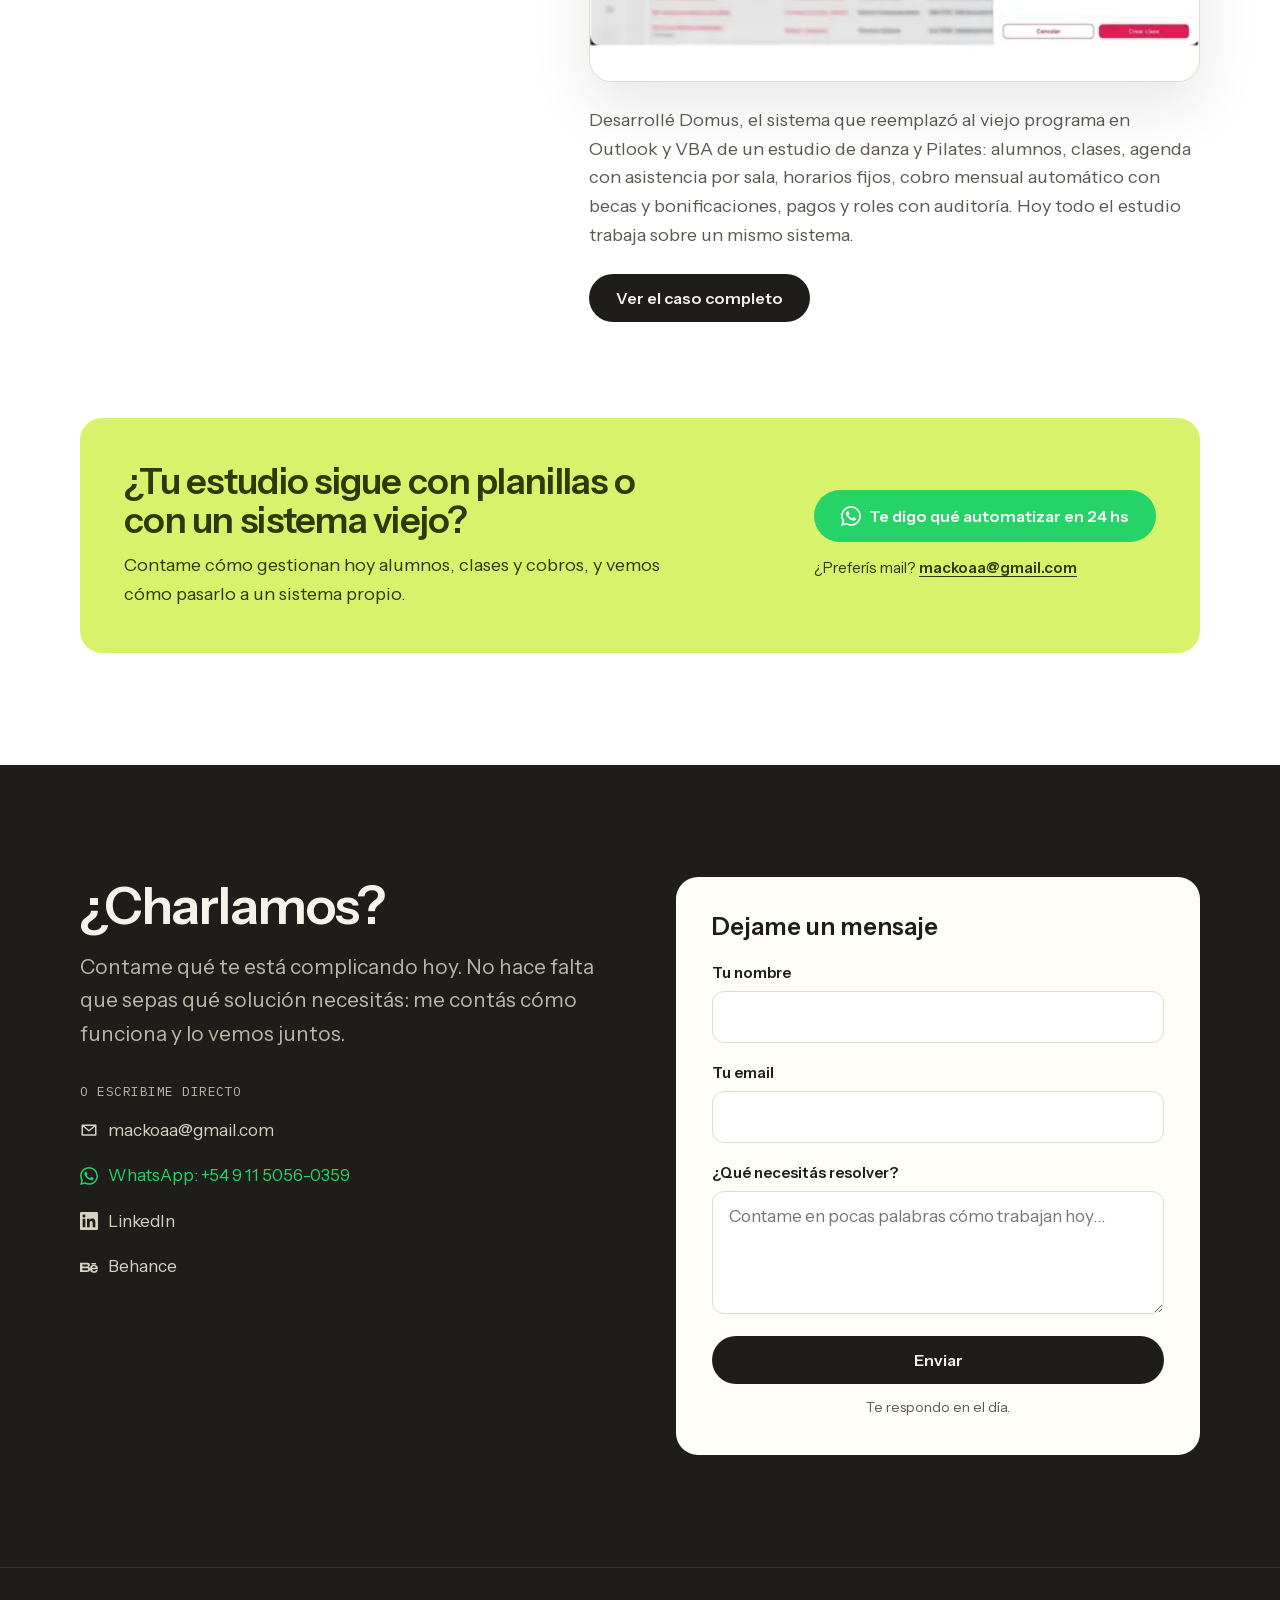
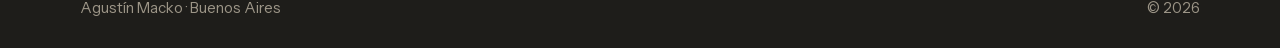
<file: estudios/index.html>
<!DOCTYPE html>
<html lang="es-AR">
<head>
  <meta charset="UTF-8">
  <meta name="viewport" content="width=device-width, initial-scale=1.0">

  <!-- Google tag (gtag.js) -->
  <script>
    window.dataLayer = window.dataLayer || [];
    function gtag(){dataLayer.push(arguments);}
    gtag('js', new Date());

    gtag('config', 'G-NZE4ZRXTH5');

    (function () {
      var loaded = false;
      function loadGtag() {
        if (loaded) return;
        loaded = true;
        var s = document.createElement('script');
        s.async = true;
        s.src = 'https://www.googletagmanager.com/gtag/js?id=G-NZE4ZRXTH5';
        document.head.appendChild(s);
      }
      ['scroll', 'pointerdown', 'keydown', 'touchstart'].forEach(function (type) {
        window.addEventListener(type, loadGtag, { once: true, passive: true });
      });
      window.addEventListener('load', function () { setTimeout(loadGtag, 3500); });
    })();
  </script>
  <title>Sistema de gestión para estudios de danza, Pilates y academias | Agustín Macko</title>
  <meta name="description" content="Software a medida para estudios de danza, Pilates y academias: alumnos, clases, asistencia, cuotas mensuales, becas y pagos en un solo sistema.">
  <meta name="author" content="Agustín Macko">
  <meta name="robots" content="index, follow, max-image-preview:large">
  <meta name="theme-color" content="#FFFFFF">
  <link rel="icon" href="/favicon.svg" type="image/svg+xml">
  <link rel="apple-touch-icon" href="/img/apple-touch-icon.png">

  <meta property="og:type" content="website">
  <meta property="og:locale" content="es_AR">
  <meta property="og:site_name" content="Agustín Macko">
  <meta property="og:title" content="Alumnos, clases y cuotas de tu estudio en un solo sistema">
  <meta property="og:description" content="Software a medida para estudios de danza, Pilates y academias: alumnos, clases, asistencia, cuotas mensuales, becas y pagos en un solo sistema.">
  <meta property="og:url" content="https://agustinmacko.com.ar/estudios/">
  <meta property="og:image" content="https://agustinmacko.com.ar/img/Domus.webp">
  <meta property="og:image:alt" content="Pantalla de Domus para crear una nueva clase, con actividad, docente, nivel, abono y porcentaje del docente">
  <meta name="twitter:card" content="summary_large_image">
  <meta name="twitter:title" content="Alumnos, clases y cuotas de tu estudio en un solo sistema">
  <meta name="twitter:description" content="Software a medida para estudios de danza, Pilates y academias: alumnos, clases, asistencia, cuotas mensuales, becas y pagos en un solo sistema.">
  <meta name="twitter:image" content="https://agustinmacko.com.ar/img/Domus.webp">
  <link rel="canonical" href="https://agustinmacko.com.ar/estudios/">

  <script type="application/ld+json">
  {
    "@context": "https://schema.org",
    "@graph": [
      {
        "@type": "WebPage",
        "@id": "https://agustinmacko.com.ar/estudios/#pagina",
        "url": "https://agustinmacko.com.ar/estudios/",
        "name": "Alumnos, clases y cuotas de tu estudio en un solo sistema",
        "description": "Software a medida para estudios de danza, Pilates y academias: alumnos, clases, asistencia, cuotas mensuales, becas y pagos en un solo sistema.",
        "inLanguage": "es-AR",
        "isPartOf": {
          "@id": "https://agustinmacko.com.ar/#website"
        },
        "about": {
          "@id": "https://agustinmacko.com.ar/#service"
        },
        "author": {
          "@id": "https://agustinmacko.com.ar/#person"
        },
        "mentions": {
          "@id": "https://agustinmacko.com.ar/casos/domus-gestion-estudio-danza/#caso"
        }
      },
      {
        "@type": "BreadcrumbList",
        "itemListElement": [
          {
            "@type": "ListItem",
            "position": 1,
            "name": "Inicio",
            "item": "https://agustinmacko.com.ar/"
          },
          {
            "@type": "ListItem",
            "position": 2,
            "name": "Estudios y academias"
          }
        ]
      }
    ]
  }
  </script>

  <link rel="preload" href="/fonts/instrument-sans-latin.woff2" as="font" type="font/woff2" crossorigin>

  <link rel="stylesheet" href="/css/styles.css?v=20261108i">
  <script>document.documentElement.classList.add('js');</script>
</head>
<body data-case="rubro-estudios">

  <a href="#main" class="skip-link">Saltar al contenido</a>

  <header class="header" id="header">
    <div class="wrap header-inner">
      <a href="/" class="brand">Agustín Macko</a>

      <nav class="nav" aria-label="Navegación principal">
        <a href="/#proyectos">Proyectos</a>
        <a href="/#sobre-mi">Sobre mí</a>
        <a href="https://www.linkedin.com/in/macko-agustin/" target="_blank" rel="noopener noreferrer">LinkedIn</a>
        <a href="#contacto" class="btn btn-dark btn-sm">Escribime</a>
      </nav>

      <button type="button" class="menu-toggle" id="menu-toggle" aria-label="Abrir menú" aria-expanded="false" aria-controls="mobile-menu">
        <span></span><span></span>
      </button>
    </div>

    <div class="mobile-menu" id="mobile-menu" aria-hidden="true">
      <a href="/#proyectos">Proyectos</a>
      <a href="/#sobre-mi">Sobre mí</a>
      <a href="https://www.linkedin.com/in/macko-agustin/" target="_blank" rel="noopener noreferrer" class="ico ico-in">LinkedIn</a>
      <a href="#contacto" class="btn btn-dark">Escribime</a>
    </div>
  </header>

  <main id="main">

    <section class="case-hero" id="inicio" aria-labelledby="case-title">
      <div class="wrap">
        <nav aria-label="Ruta de navegación">
          <ol class="crumbs">
            <li><a href="/">Inicio</a></li>
            <li aria-current="page">Estudios y academias</li>
          </ol>
        </nav>

        <p class="project-tag">Para estudios de danza, Pilates y academias</p>
        <h1 id="case-title">Alumnos, clases y cuotas de tu estudio <span class="mark">en un solo sistema</span></h1>
        <div class="case-intro">
          <div>
            <p class="case-summary">Desarrollo sistemas de gestión a medida para estudios y academias: alumnos, clases y horarios, asistencia, cuotas mensuales con becas y bonificaciones, y pagos, con permisos para cada persona del equipo.</p>
            <div class="actions">
              <a data-location="rubro-estudios" href="https://wa.me/5491150560359?text=Hola%20Agust%C3%ADn%2C%20tengo%20un%20estudio%20y%20te%20cuento%20c%C3%B3mo%20trabajamos%20hoy%3A" target="_blank" rel="noopener noreferrer" class="btn btn-wa">Te digo qué automatizar en 24 hs</a>
              <a href="#" class="btn btn-line" data-agenda data-location="rubro-estudios" hidden>Agendar 15 minutos</a>
            </div>
            <p class="alt-contact">¿Preferís mail? <a href="https://mail.google.com/mail/?view=cm&amp;fs=1&amp;to=mackoaa@gmail.com&amp;su=Consulta%20desde%20agustinmacko.com.ar&amp;body=Hola%20Agust%C3%ADn%2C%20te%20cuento%20c%C3%B3mo%20trabajamos%20hoy%3A" target="_blank" rel="noopener noreferrer" data-location="rubro-estudios">mackoaa@gmail.com</a></p>
          </div>
          <dl class="case-facts">
            <div><dt>Para quién</dt><dd>Estudios de danza y Pilates, academias e institutos con clases y cuotas</dd></div>
            <div><dt>Qué resuelvo</dt><dd>Alumnos, asistencia, cobros y pagos repartidos entre planillas o sistemas viejos</dd></div>
            <div><dt>Cómo trabajo</dt><dd>Trato directo conmigo, de la primera charla a la puesta en marcha</dd></div>
          </dl>
        </div>
      </div>
    </section>

    <section class="section" aria-label="Problemas y caso real">
      <div class="wrap case-content">

        <div class="case-block" id="problema">
          <header class="case-block-head">
            <p class="case-kicker">¿Te pasa esto?</p>
            <h2>Lo que más escucho de equipos como el tuyo</h2>
          </header>
          <div class="case-block-body">
            <ul class="case-list">
              <li><strong>Cuotas calculadas a mano</strong>Las cuotas, los proporcionales, las becas y los pagos se calculan en planillas o de memoria.</li>
              <li><strong>Asistencia y cupos</strong>Tomar asistencia y controlar el cupo de cada clase lleva más tiempo del que debería.</li>
              <li><strong>Un sistema que quedó viejo</strong>El programa que usan cuesta mantenerlo y adaptarlo a cómo trabaja hoy el estudio.</li>
            </ul>
          </div>
        </div>

        <div class="case-block" id="caso">
          <header class="case-block-head">
            <p class="case-kicker">Un caso real</p>
            <h2>Domus: un estudio de danza que deja atrás su sistema de 2017</h2>
          </header>
          <div class="case-block-body">
            <figure class="case-shot">
              <img srcset="/img/Domus-480.webp 480w, /img/Domus-800.webp 800w, /img/Domus.webp 1200w" sizes="(max-width: 960px) calc(100vw - 48px), 640px" src="/img/Domus.webp" width="1200" height="750" alt="Pantalla de Domus para crear una nueva clase, con actividad, docente, nivel, abono y porcentaje del docente" loading="lazy">
            </figure>
            <p>Desarrollé Domus, el sistema que reemplazó al viejo programa en Outlook y VBA de un estudio de danza y Pilates: alumnos, clases, agenda con asistencia por sala, horarios fijos, cobro mensual automático con becas y bonificaciones, pagos y roles con auditoría. Hoy todo el estudio trabaja sobre un mismo sistema.</p>
            <div class="actions">
              <a href="/casos/domus-gestion-estudio-danza/" class="btn btn-dark" data-location="rubro-estudios-caso">Ver el caso completo</a>
            </div>
          </div>
        </div>

        <div class="case-cta">
          <div>
            <h2>¿Tu estudio sigue con planillas o con un sistema viejo?</h2>
            <p>Contame cómo gestionan hoy alumnos, clases y cobros, y vemos cómo pasarlo a un sistema propio.</p>
          </div>
          <div class="cta-group">
            <div class="actions">
              <a data-location="rubro-estudios-cierre" href="https://wa.me/5491150560359?text=Hola%20Agust%C3%ADn%2C%20tengo%20un%20estudio%20y%20te%20cuento%20c%C3%B3mo%20trabajamos%20hoy%3A" target="_blank" rel="noopener noreferrer" class="btn btn-wa">Te digo qué automatizar en 24 hs</a>
              <a href="#" class="btn btn-line" data-agenda data-location="rubro-estudios-cierre" hidden>Agendar 15 minutos</a>
            </div>
            <p class="alt-contact">¿Preferís mail? <a href="https://mail.google.com/mail/?view=cm&amp;fs=1&amp;to=mackoaa@gmail.com&amp;su=Consulta%20desde%20agustinmacko.com.ar&amp;body=Hola%20Agust%C3%ADn%2C%20te%20cuento%20c%C3%B3mo%20trabajamos%20hoy%3A" target="_blank" rel="noopener noreferrer" data-location="rubro-estudios-cierre">mackoaa@gmail.com</a></p>
          </div>
        </div>

      </div>
    </section>

    <section class="section contact" id="contacto" aria-labelledby="contacto-title">
      <div class="wrap contact-grid">
        <div class="contact-copy">
          <h2 class="title" id="contacto-title">¿Charlamos?</h2>
          <p class="lead">Contame qué te está complicando hoy. No hace falta que sepas qué solución necesitás: me contás cómo funciona y lo vemos juntos.</p>
        </div>

        <form data-location="rubro-estudios-contacto" action="https://formspree.io/f/myzgvjbd" method="POST" class="form" id="form">
          <input type="hidden" name="_subject" value="Nueva consulta desde agustinmacko.com.ar">
          <input type="hidden" name="pagina_origen" value="" data-fill="page">
          <input type="hidden" name="utm_source" value="" data-fill="utm_source">
          <input type="hidden" name="utm_medium" value="" data-fill="utm_medium">
          <input type="hidden" name="utm_campaign" value="" data-fill="utm_campaign">
          <input type="text" name="_gotcha" class="hp" tabindex="-1" autocomplete="off" aria-hidden="true">
          <input type="hidden" name="origen" value="Página: estudios">
          <p class="form-title">Dejame un mensaje</p>
          <label for="nombre">Tu nombre</label>
          <input type="text" id="nombre" name="nombre" autocomplete="name" required>
          <label for="email">Tu email</label>
          <input type="email" id="email" name="email" autocomplete="email" required>
          <label for="mensaje">¿Qué necesitás resolver?</label>
          <textarea id="mensaje" name="mensaje" rows="4" placeholder="Contame en pocas palabras cómo trabajan hoy…" required></textarea>
          <button type="submit" class="btn btn-dark btn-block">Enviar</button>
          <!-- TODO: confirmar que puedo responder en el día; si no, cambiar por "Te respondo en menos de 48 hs." -->
          <p class="form-note">Te respondo en el día.</p>
          <p class="form-status" role="status" aria-live="polite" hidden></p>
        </form>

        <div class="contact-alt">
          <p class="contact-alt-title">O escribime directo</p>
          <ul class="contact-list">
            <li><a data-location="rubro-estudios-contacto" href="https://mail.google.com/mail/?view=cm&amp;fs=1&amp;to=mackoaa@gmail.com&amp;su=Consulta%20desde%20agustinmacko.com.ar&amp;body=Hola%20Agust%C3%ADn%2C%20te%20cuento%20c%C3%B3mo%20trabajamos%20hoy%3A" target="_blank" rel="noopener noreferrer" class="ico ico-mail">mackoaa@gmail.com</a></li>
            <li><a data-location="rubro-estudios-contacto" href="https://wa.me/5491150560359" target="_blank" rel="noopener noreferrer" class="ico ico-wa">WhatsApp: +54 9 11 5056-0359</a></li>
            <li><a href="https://www.linkedin.com/in/macko-agustin/" target="_blank" rel="noopener noreferrer" class="ico ico-in">LinkedIn</a></li>
            <li><a href="https://www.behance.net/agustinmacko" target="_blank" rel="noopener noreferrer" class="ico ico-be">Behance</a></li>
          </ul>
          <a href="#" class="btn btn-line" data-agenda data-location="rubro-estudios-contacto" hidden>Agendar 15 minutos</a>
        </div>
      </div>
    </section>

  </main>

  <footer class="footer">
    <div class="wrap footer-inner">
      <span>Agustín Macko · Buenos Aires</span>
      <span>© 2026</span>
    </div>
  </footer>

  <script src="/js/main.js?v=20261108i"></script>
</body>
</html>
</file>
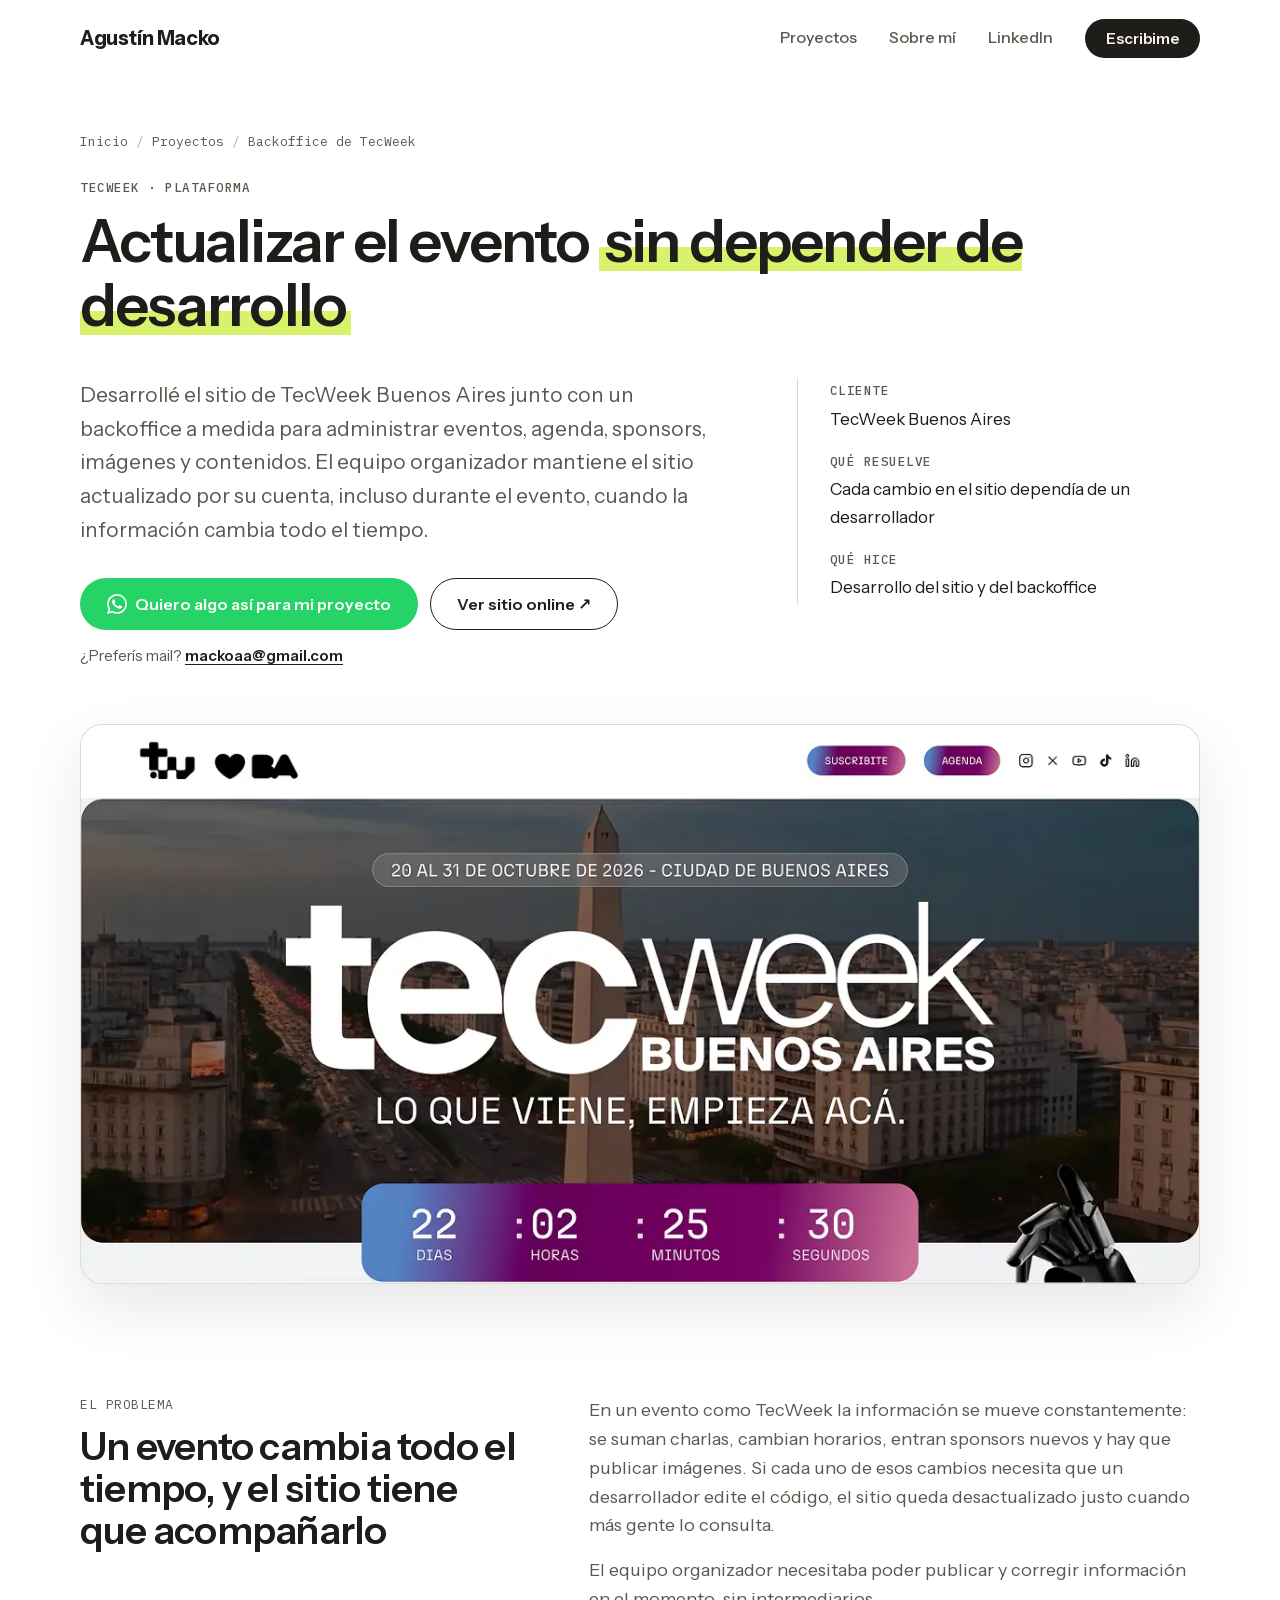
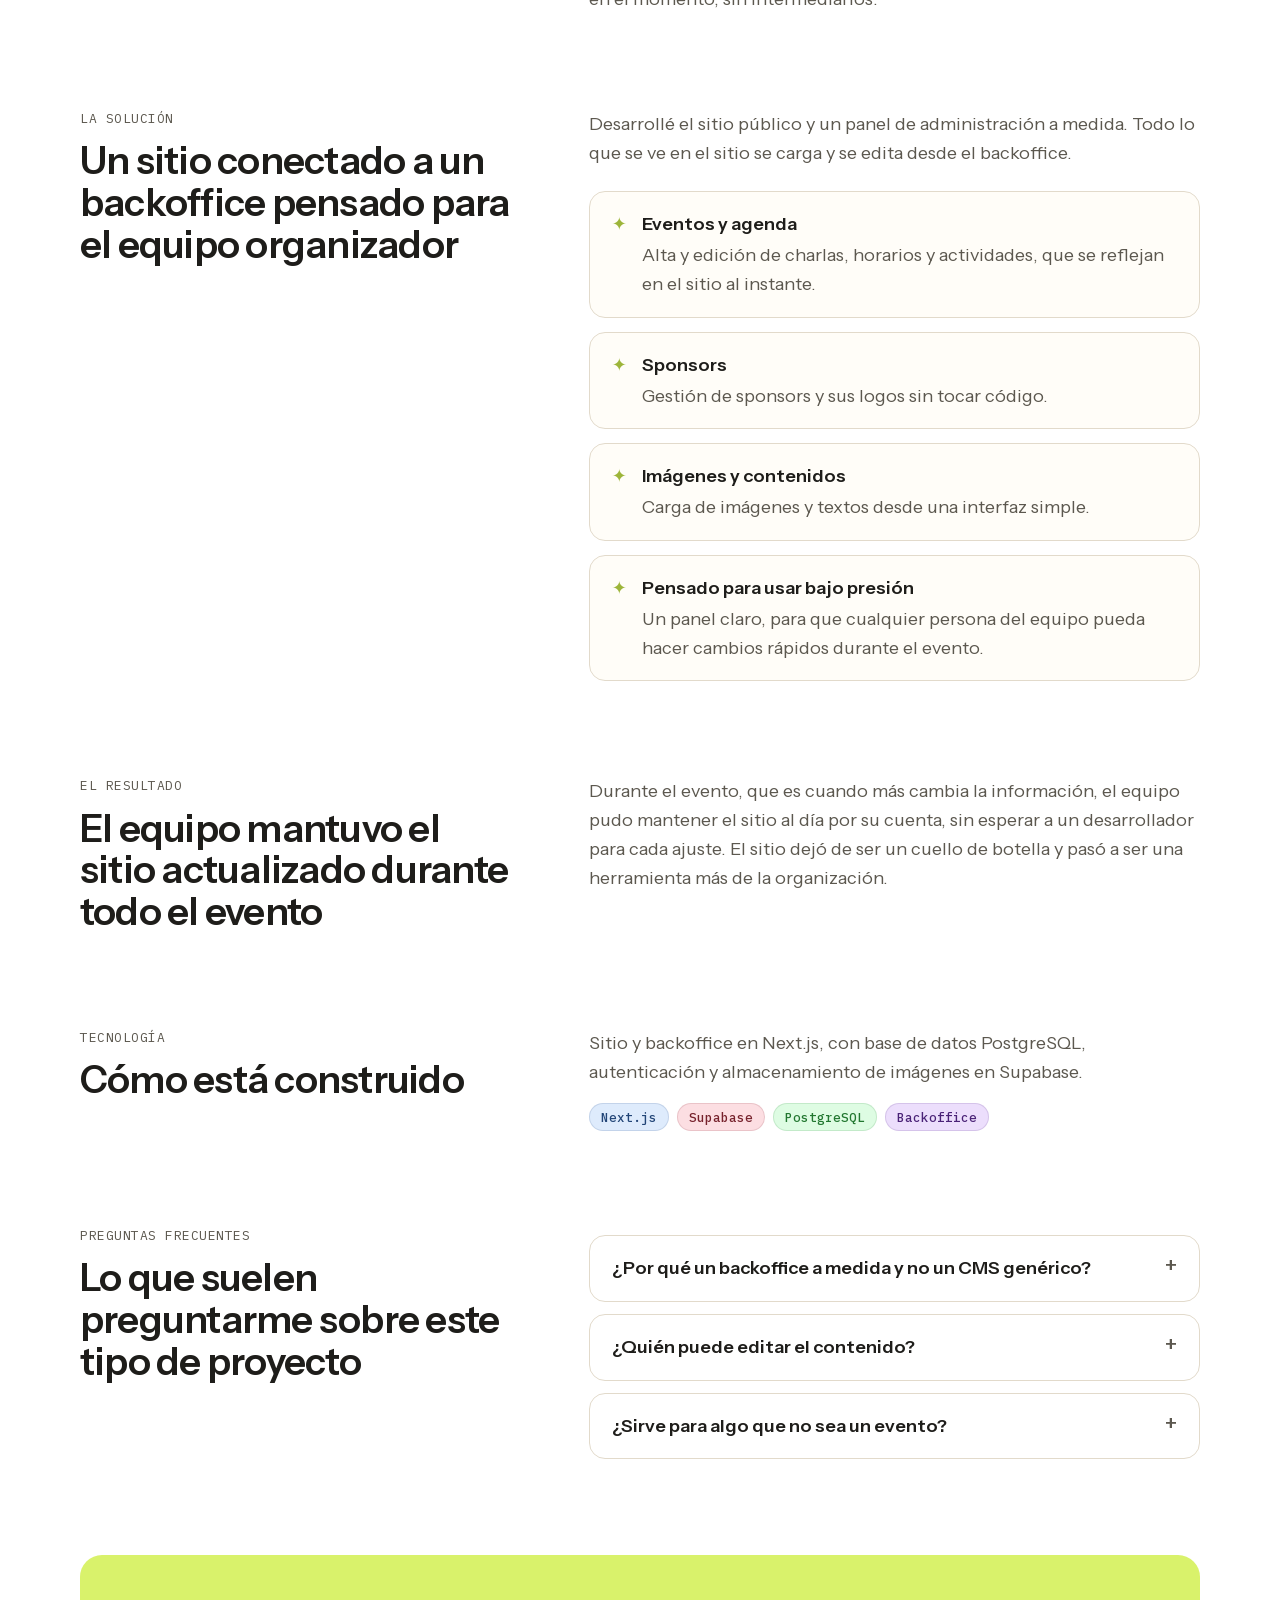
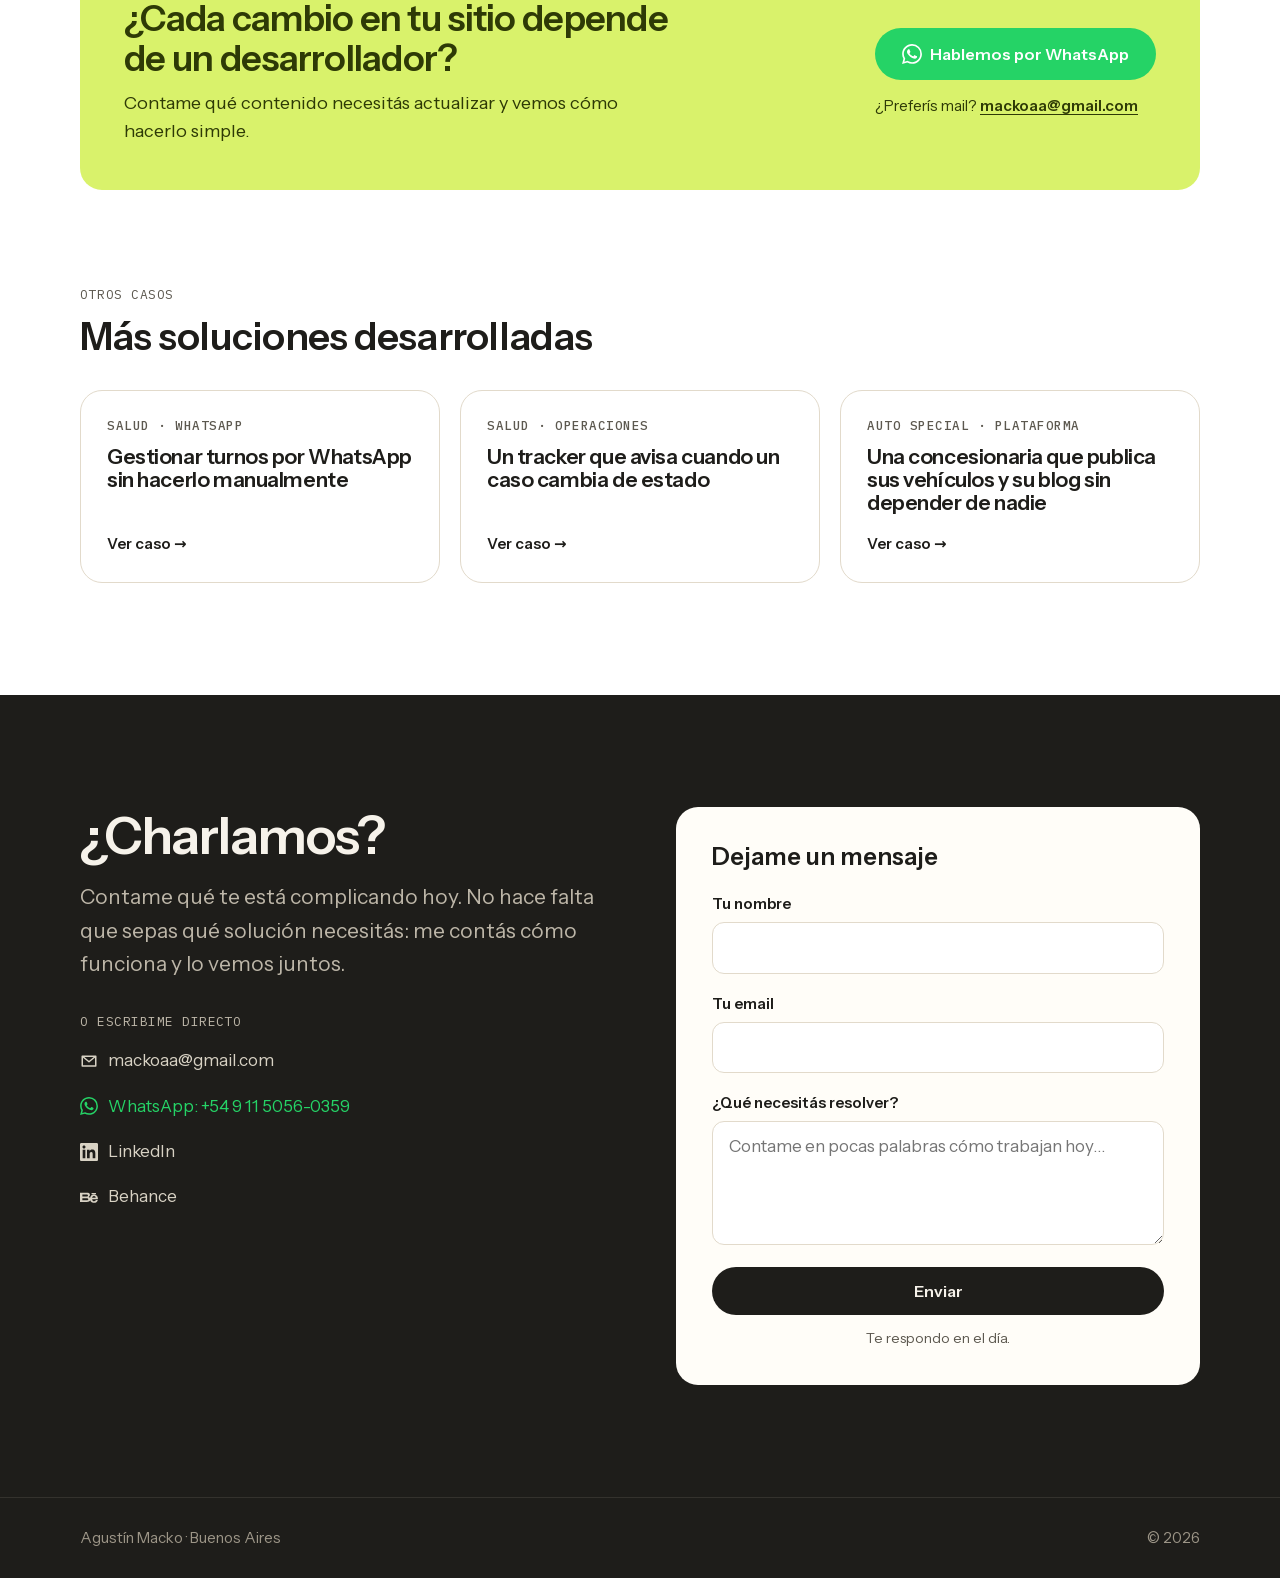
<file: casos/backoffice-tecweek/index.html>
<!DOCTYPE html>
<html lang="es-AR">
<head>
  <meta charset="UTF-8">
  <meta name="viewport" content="width=device-width, initial-scale=1.0">

  <!-- Google tag (gtag.js) -->
  <script>
    window.dataLayer = window.dataLayer || [];
    function gtag(){dataLayer.push(arguments);}
    gtag('js', new Date());

    gtag('config', 'G-NZE4ZRXTH5');

    (function () {
      var loaded = false;
      function loadGtag() {
        if (loaded) return;
        loaded = true;
        var s = document.createElement('script');
        s.async = true;
        s.src = 'https://www.googletagmanager.com/gtag/js?id=G-NZE4ZRXTH5';
        document.head.appendChild(s);
      }
      ['scroll', 'pointerdown', 'keydown', 'touchstart'].forEach(function (type) {
        window.addEventListener(type, loadGtag, { once: true, passive: true });
      });
      window.addEventListener('load', function () { setTimeout(loadGtag, 3500); });
    })();
  </script>
  <title>Sitio y backoffice para TecWeek: contenido administrable sin código | Agustín Macko</title>
  <meta name="description" content="Caso real: sitio de TecWeek Buenos Aires con un backoffice a medida para administrar eventos, agenda, sponsors e imágenes sin depender de un desarrollador.">
  <meta name="author" content="Agustín Macko">
  <meta name="robots" content="index, follow, max-image-preview:large">
  <meta name="theme-color" content="#FFFFFF">
  <link rel="icon" href="/favicon.svg" type="image/svg+xml">
  <link rel="apple-touch-icon" href="/img/apple-touch-icon.png">

  <meta property="og:type" content="article">
  <meta property="og:locale" content="es_AR">
  <meta property="og:site_name" content="Agustín Macko">
  <meta property="og:title" content="Actualizar el evento sin depender de desarrollo">
  <meta property="og:description" content="Sitio de TecWeek con un backoffice para administrar eventos, agenda, sponsors y contenidos sin tocar código.">
  <meta property="og:url" content="https://agustinmacko.com.ar/casos/backoffice-tecweek/">
  <meta property="og:image" content="https://agustinmacko.com.ar/img/tec2026.webp">
  <meta property="og:image:alt" content="Sitio de TecWeek Buenos Aires 2026 con la cuenta regresiva del evento">
  <meta name="twitter:card" content="summary_large_image">
  <meta name="twitter:title" content="Actualizar el evento sin depender de desarrollo">
  <meta name="twitter:description" content="Sitio de TecWeek con un backoffice para administrar eventos, agenda, sponsors y contenidos sin tocar código.">
  <meta name="twitter:image" content="https://agustinmacko.com.ar/img/tec2026.webp">
  <link rel="canonical" href="https://agustinmacko.com.ar/casos/backoffice-tecweek/">

  <script type="application/ld+json">
  {
    "@context": "https://schema.org",
    "@graph": [
      {
        "@type": "CreativeWork",
        "@id": "https://agustinmacko.com.ar/casos/backoffice-tecweek/#caso",
        "name": "Sitio y backoffice para TecWeek",
        "headline": "Actualizar el evento sin depender de desarrollo",
        "description": "Sitio de TecWeek Buenos Aires con un backoffice a medida para administrar eventos, agenda, sponsors, imágenes y contenidos sin modificar código.",
        "url": "https://agustinmacko.com.ar/casos/backoffice-tecweek/",
        "image": "https://agustinmacko.com.ar/img/tec2026.webp",
        "inLanguage": "es-AR",
        "author": { "@id": "https://agustinmacko.com.ar/#person" },
        "about": ["Backoffices", "Plataformas administrables"],
        "keywords": "backoffice a medida, sitio administrable, panel de administración de contenidos, sitio para eventos"
      },
      {
        "@type": "BreadcrumbList",
        "itemListElement": [
          { "@type": "ListItem", "position": 1, "name": "Inicio", "item": "https://agustinmacko.com.ar/" },
          { "@type": "ListItem", "position": 2, "name": "Proyectos", "item": "https://agustinmacko.com.ar/#proyectos" },
          { "@type": "ListItem", "position": 3, "name": "Backoffice de TecWeek" }
        ]
      }
    ]
  }
  </script>

  <link rel="preload" href="/fonts/instrument-sans-latin.woff2" as="font" type="font/woff2" crossorigin>

  <link rel="stylesheet" href="/css/styles.css?v=20261108i">
  <script>document.documentElement.classList.add('js');</script>
</head>
<body data-case="backoffice-tecweek">

  <a href="#main" class="skip-link">Saltar al contenido</a>

  <header class="header" id="header">
    <div class="wrap header-inner">
      <a href="/" class="brand">Agustín Macko</a>

      <nav class="nav" aria-label="Navegación principal">
        <a href="/#proyectos">Proyectos</a>
        <a href="/#sobre-mi">Sobre mí</a>
        <a href="https://www.linkedin.com/in/macko-agustin/" target="_blank" rel="noopener noreferrer">LinkedIn</a>
        <a href="#contacto" class="btn btn-dark btn-sm">Escribime</a>
      </nav>

      <button type="button" class="menu-toggle" id="menu-toggle" aria-label="Abrir menú" aria-expanded="false" aria-controls="mobile-menu">
        <span></span><span></span>
      </button>
    </div>

    <div class="mobile-menu" id="mobile-menu" aria-hidden="true">
      <a href="/#proyectos">Proyectos</a>
      <a href="/#sobre-mi">Sobre mí</a>
      <a href="https://www.linkedin.com/in/macko-agustin/" target="_blank" rel="noopener noreferrer" class="ico ico-in">LinkedIn</a>
      <a href="#contacto" class="btn btn-dark">Escribime</a>
    </div>
  </header>

  <main id="main">

    <section class="case-hero" id="caso" aria-labelledby="case-title">
      <div class="wrap">
        <nav aria-label="Ruta de navegación">
          <ol class="crumbs">
            <li><a href="/">Inicio</a></li>
            <li><a href="/#proyectos">Proyectos</a></li>
            <li aria-current="page">Backoffice de TecWeek</li>
          </ol>
        </nav>

        <p class="project-tag">TecWeek · Plataforma</p>
        <h1 id="case-title">Actualizar el evento <span class="mark">sin depender de desarrollo</span></h1>
        <div class="case-intro">
          <div>
            <p class="case-summary">Desarrollé el sitio de TecWeek Buenos Aires junto con un backoffice a medida para administrar eventos, agenda, sponsors, imágenes y contenidos. El equipo organizador mantiene el sitio actualizado por su cuenta, incluso durante el evento, cuando la información cambia todo el tiempo.</p>
            <div class="actions">
              <a data-location="caso-tecweek" href="https://wa.me/5491150560359?text=Hola%20Agust%C3%ADn%2C%20vi%20el%20caso%20de%20TecWeek%20y%20quiero%20algo%20parecido" target="_blank" rel="noopener noreferrer" class="btn btn-wa">Quiero algo así para mi proyecto</a>
              <a href="#" class="btn btn-line" data-agenda data-location="caso-tecweek" hidden>Agendar 15 minutos</a>
              <a href="https://www.tecweek.com.ar/" target="_blank" rel="noopener noreferrer" class="btn btn-line">Ver sitio online ↗</a>
            </div>
            <p class="alt-contact">¿Preferís mail? <a href="https://mail.google.com/mail/?view=cm&amp;fs=1&amp;to=mackoaa@gmail.com&amp;su=Consulta%20desde%20agustinmacko.com.ar&amp;body=Hola%20Agust%C3%ADn%2C%20te%20cuento%20c%C3%B3mo%20trabajamos%20hoy%3A" target="_blank" rel="noopener noreferrer" data-location="caso-tecweek">mackoaa@gmail.com</a></p>
          </div>
          <dl class="case-facts">
            <div><dt>Cliente</dt><dd>TecWeek Buenos Aires</dd></div>
            <div><dt>Qué resuelve</dt><dd>Cada cambio en el sitio dependía de un desarrollador</dd></div>
            <div><dt>Qué hice</dt><dd>Desarrollo del sitio y del backoffice</dd></div>
          </dl>
        </div>

        <figure class="case-shot">
          <img srcset="/img/tec2026-480.webp 480w, /img/tec2026-800.webp 800w, /img/tec2026.webp 1200w" sizes="(max-width: 1168px) calc(100vw - 48px), 1120px" src="/img/tec2026.webp" width="1200" height="599" alt="Sitio de TecWeek Buenos Aires 2026 con la cuenta regresiva del evento">
        </figure>
      </div>
    </section>

    <section class="section" aria-label="Detalle del caso">
      <div class="wrap case-content">

        <div class="case-block" id="problema">
          <header class="case-block-head">
            <p class="case-kicker">El problema</p>
            <h2>Un evento cambia todo el tiempo, y el sitio tiene que acompañarlo</h2>
          </header>
          <div class="case-block-body">
            <p>En un evento como TecWeek la información se mueve constantemente: se suman charlas, cambian horarios, entran sponsors nuevos y hay que publicar imágenes. Si cada uno de esos cambios necesita que un desarrollador edite el código, el sitio queda desactualizado justo cuando más gente lo consulta.</p>
            <p>El equipo organizador necesitaba poder publicar y corregir información en el momento, sin intermediarios.</p>
          </div>
        </div>

        <div class="case-block" id="solucion">
          <header class="case-block-head">
            <p class="case-kicker">La solución</p>
            <h2>Un sitio conectado a un backoffice pensado para el equipo organizador</h2>
          </header>
          <div class="case-block-body">
            <p>Desarrollé el sitio público y un panel de administración a medida. Todo lo que se ve en el sitio se carga y se edita desde el backoffice.</p>
            <ul class="case-list">
              <li><strong>Eventos y agenda</strong>Alta y edición de charlas, horarios y actividades, que se reflejan en el sitio al instante.</li>
              <li><strong>Sponsors</strong>Gestión de sponsors y sus logos sin tocar código.</li>
              <li><strong>Imágenes y contenidos</strong>Carga de imágenes y textos desde una interfaz simple.</li>
              <li><strong>Pensado para usar bajo presión</strong>Un panel claro, para que cualquier persona del equipo pueda hacer cambios rápidos durante el evento.</li>
            </ul>
          </div>
        </div>

        <div class="case-block" id="resultado">
          <header class="case-block-head">
            <p class="case-kicker">El resultado</p>
            <h2>El equipo mantuvo el sitio actualizado durante todo el evento</h2>
          </header>
          <div class="case-block-body">
            <p>Durante el evento, que es cuando más cambia la información, el equipo pudo mantener el sitio al día por su cuenta, sin esperar a un desarrollador para cada ajuste. El sitio dejó de ser un cuello de botella y pasó a ser una herramienta más de la organización.</p>
          </div>
        </div>

        <div class="case-block" id="stack">
          <header class="case-block-head">
            <p class="case-kicker">Tecnología</p>
            <h2>Cómo está construido</h2>
          </header>
          <div class="case-block-body">
            <p>Sitio y backoffice en Next.js, con base de datos PostgreSQL, autenticación y almacenamiento de imágenes en Supabase.</p>
            <ul class="project-stack" aria-label="Tecnologías"><li>Next.js</li><li>Supabase</li><li>PostgreSQL</li><li>Backoffice</li></ul>
          </div>
        </div>

        <div class="case-block" id="preguntas">
          <header class="case-block-head">
            <p class="case-kicker">Preguntas frecuentes</p>
            <h2>Lo que suelen preguntarme sobre este tipo de proyecto</h2>
          </header>
          <div class="case-block-body">
            <div class="faq">
              <details>
                <summary>¿Por qué un backoffice a medida y no un CMS genérico?</summary>
                <p>Un CMS genérico sirve para muchos casos. Un backoffice a medida tiene sentido cuando el contenido tiene estructura propia, como agendas, sponsors o reglas específicas, y querés que cargarlo sea simple y sin errores.</p>
              </details>
              <details>
                <summary>¿Quién puede editar el contenido?</summary>
                <p>Las personas que vos definas. El acceso al panel es con usuario, y no hace falta saber programar para usarlo.</p>
              </details>
              <details>
                <summary>¿Sirve para algo que no sea un evento?</summary>
                <p>Sí. La misma idea aplica a cualquier sitio o plataforma cuyo contenido cambie seguido: catálogos, novedades, listados o información operativa.</p>
              </details>
            </div>
          </div>
        </div>

        <div class="case-cta">
          <div>
            <h2>¿Cada cambio en tu sitio depende de un desarrollador?</h2>
            <p>Contame qué contenido necesitás actualizar y vemos cómo hacerlo simple.</p>
          </div>
          <div class="cta-group">
            <div class="actions">
              <a data-location="caso-tecweek-cierre" href="https://wa.me/5491150560359?text=Hola%20Agust%C3%ADn%2C%20vi%20el%20caso%20de%20TecWeek%20y%20quiero%20algo%20parecido" target="_blank" rel="noopener noreferrer" class="btn btn-wa">Hablemos por WhatsApp</a>
              <a href="#" class="btn btn-line" data-agenda data-location="caso-tecweek-cierre" hidden>Agendar 15 minutos</a>
            </div>
            <p class="alt-contact">¿Preferís mail? <a href="https://mail.google.com/mail/?view=cm&amp;fs=1&amp;to=mackoaa@gmail.com&amp;su=Consulta%20desde%20agustinmacko.com.ar&amp;body=Hola%20Agust%C3%ADn%2C%20te%20cuento%20c%C3%B3mo%20trabajamos%20hoy%3A" target="_blank" rel="noopener noreferrer" data-location="caso-tecweek-cierre">mackoaa@gmail.com</a></p>
          </div>
        </div>

        <div class="case-block" id="otros-casos">
          <header class="case-block-head">
            <p class="case-kicker">Otros casos</p>
            <h2>Más soluciones desarrolladas</h2>
          </header>
          <div class="case-block-body">
            <div class="case-more">
              <a href="/casos/turnos-whatsapp-clinicas/" class="case-card">
                <span class="project-tag">Salud · WhatsApp</span>
                <h3>Gestionar turnos por WhatsApp sin hacerlo manualmente</h3>
                <span>Ver caso →</span>
              </a>
              <a href="/casos/tracker-polizas/" class="case-card">
                <span class="project-tag">Salud · Operaciones</span>
                <h3>Un tracker que avisa cuando un caso cambia de estado</h3>
                <span>Ver caso →</span>
              </a>
              <a href="/casos/plataforma-concesionaria-auto-special/" class="case-card">
                <span class="project-tag">Auto Special · Plataforma</span>
                <h3>Una concesionaria que publica sus vehículos y su blog sin depender de nadie</h3>
                <span>Ver caso →</span>
              </a>
            </div>
          </div>
        </div>

      </div>
    </section>

    <section class="section contact" id="contacto" aria-labelledby="contacto-title">
      <div class="wrap contact-grid">
        <div class="contact-copy">
          <h2 class="title" id="contacto-title">¿Charlamos?</h2>
          <p class="lead">Contame qué te está complicando hoy. No hace falta que sepas qué solución necesitás: me contás cómo funciona y lo vemos juntos.</p>
        </div>

        <form data-location="caso-tecweek-contacto" action="https://formspree.io/f/myzgvjbd" method="POST" class="form" id="form">
          <input type="hidden" name="_subject" value="Nueva consulta desde agustinmacko.com.ar">
          <input type="hidden" name="pagina_origen" value="" data-fill="page">
          <input type="hidden" name="utm_source" value="" data-fill="utm_source">
          <input type="hidden" name="utm_medium" value="" data-fill="utm_medium">
          <input type="hidden" name="utm_campaign" value="" data-fill="utm_campaign">
          <input type="text" name="_gotcha" class="hp" tabindex="-1" autocomplete="off" aria-hidden="true">
          <input type="hidden" name="origen" value="Caso: backoffice de TecWeek">
          <p class="form-title">Dejame un mensaje</p>
          <label for="nombre">Tu nombre</label>
          <input type="text" id="nombre" name="nombre" autocomplete="name" required>
          <label for="email">Tu email</label>
          <input type="email" id="email" name="email" autocomplete="email" required>
          <label for="mensaje">¿Qué necesitás resolver?</label>
          <textarea id="mensaje" name="mensaje" rows="4" placeholder="Contame en pocas palabras cómo trabajan hoy…" required></textarea>
          <button type="submit" class="btn btn-dark btn-block">Enviar</button>
          <!-- TODO: confirmar que puedo responder en el día; si no, cambiar por "Te respondo en menos de 48 hs." -->
          <p class="form-note">Te respondo en el día.</p>
          <p class="form-status" role="status" aria-live="polite" hidden></p>
        </form>

        <div class="contact-alt">
          <p class="contact-alt-title">O escribime directo</p>
          <ul class="contact-list">
            <li><a data-location="caso-tecweek-contacto" href="https://mail.google.com/mail/?view=cm&amp;fs=1&amp;to=mackoaa@gmail.com&amp;su=Consulta%20desde%20agustinmacko.com.ar&amp;body=Hola%20Agust%C3%ADn%2C%20te%20cuento%20c%C3%B3mo%20trabajamos%20hoy%3A" target="_blank" rel="noopener noreferrer" class="ico ico-mail">mackoaa@gmail.com</a></li>
            <li><a data-location="caso-tecweek-contacto" href="https://wa.me/5491150560359" target="_blank" rel="noopener noreferrer" class="ico ico-wa">WhatsApp: +54 9 11 5056-0359</a></li>
            <li><a href="https://www.linkedin.com/in/macko-agustin/" target="_blank" rel="noopener noreferrer" class="ico ico-in">LinkedIn</a></li>
            <li><a href="https://www.behance.net/agustinmacko" target="_blank" rel="noopener noreferrer" class="ico ico-be">Behance</a></li>
          </ul>
          <a href="#" class="btn btn-line" data-agenda data-location="caso-tecweek-contacto" hidden>Agendar 15 minutos</a>
        </div>
      </div>
    </section>

  </main>

  <footer class="footer">
    <div class="wrap footer-inner">
      <span>Agustín Macko · Buenos Aires</span>
      <span>© 2026</span>
    </div>
  </footer>

  <script src="/js/main.js?v=20261108i"></script>
</body>
</html>
</file>
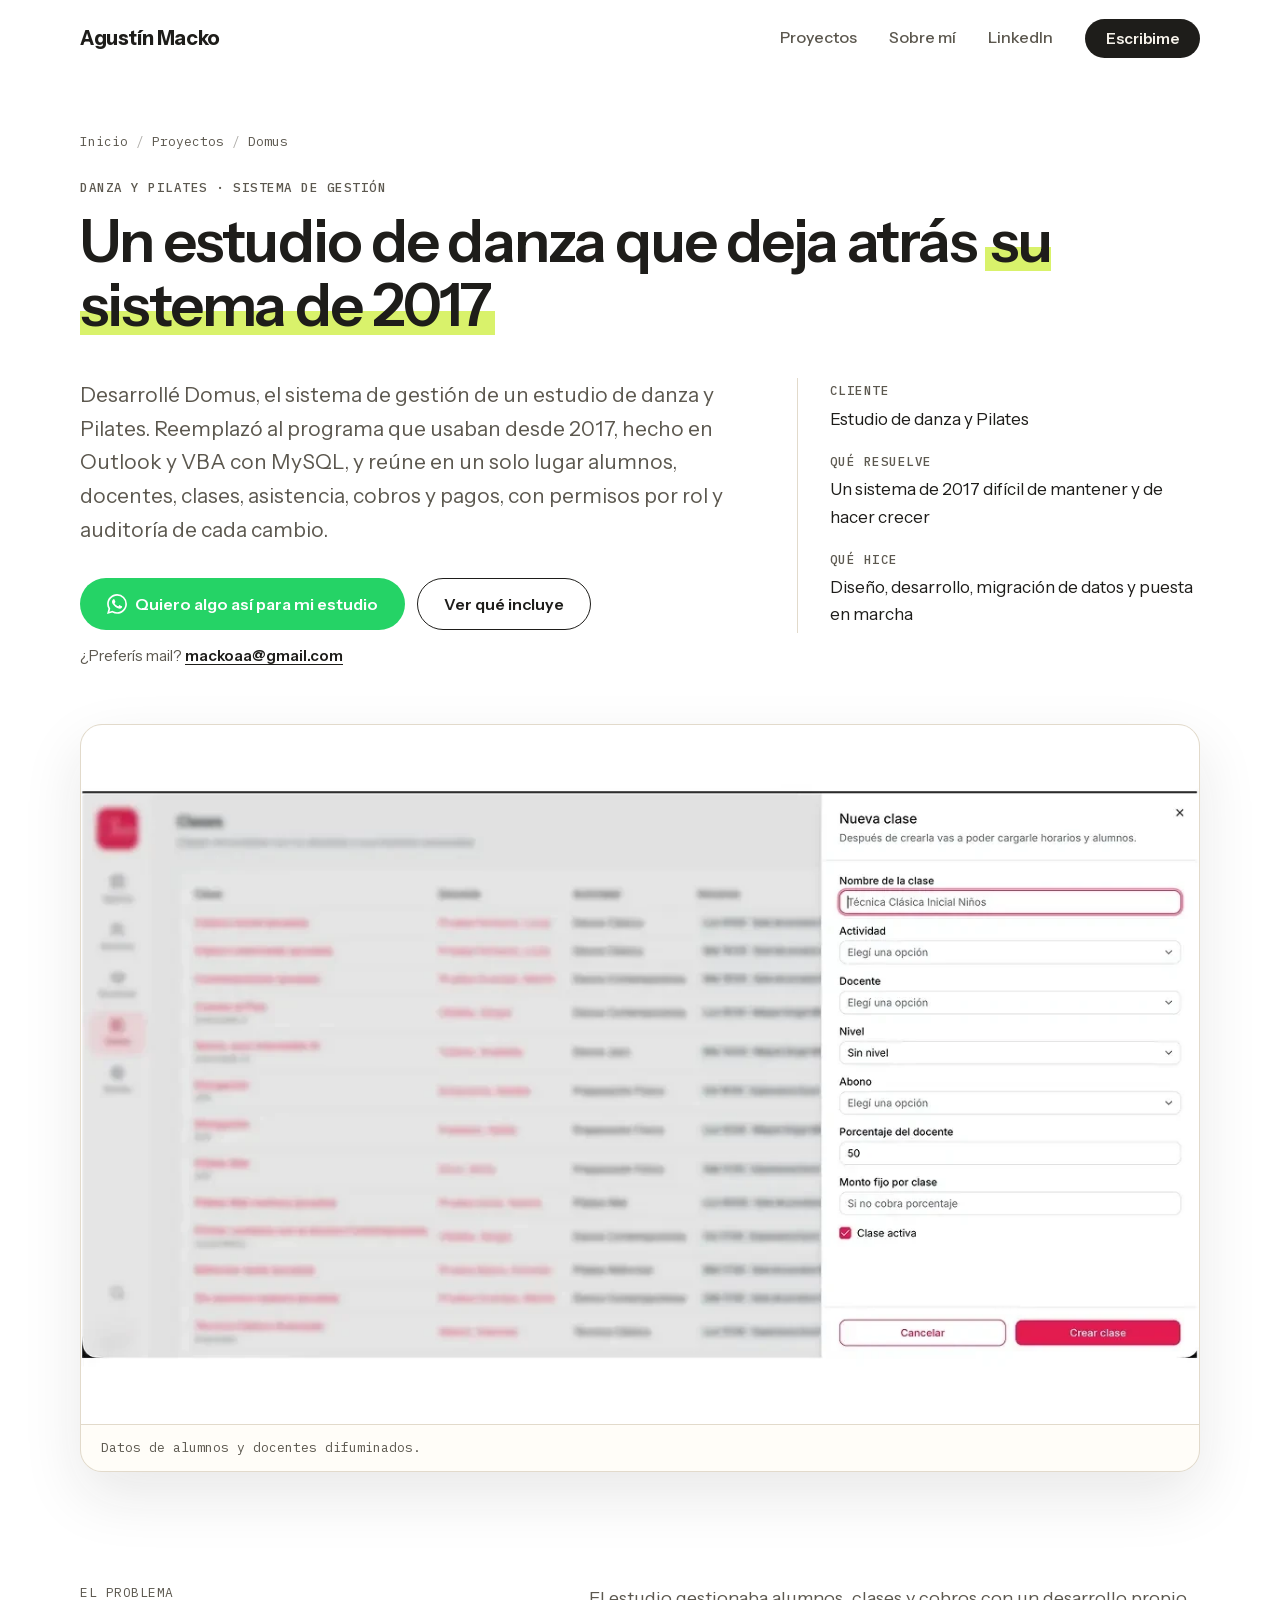
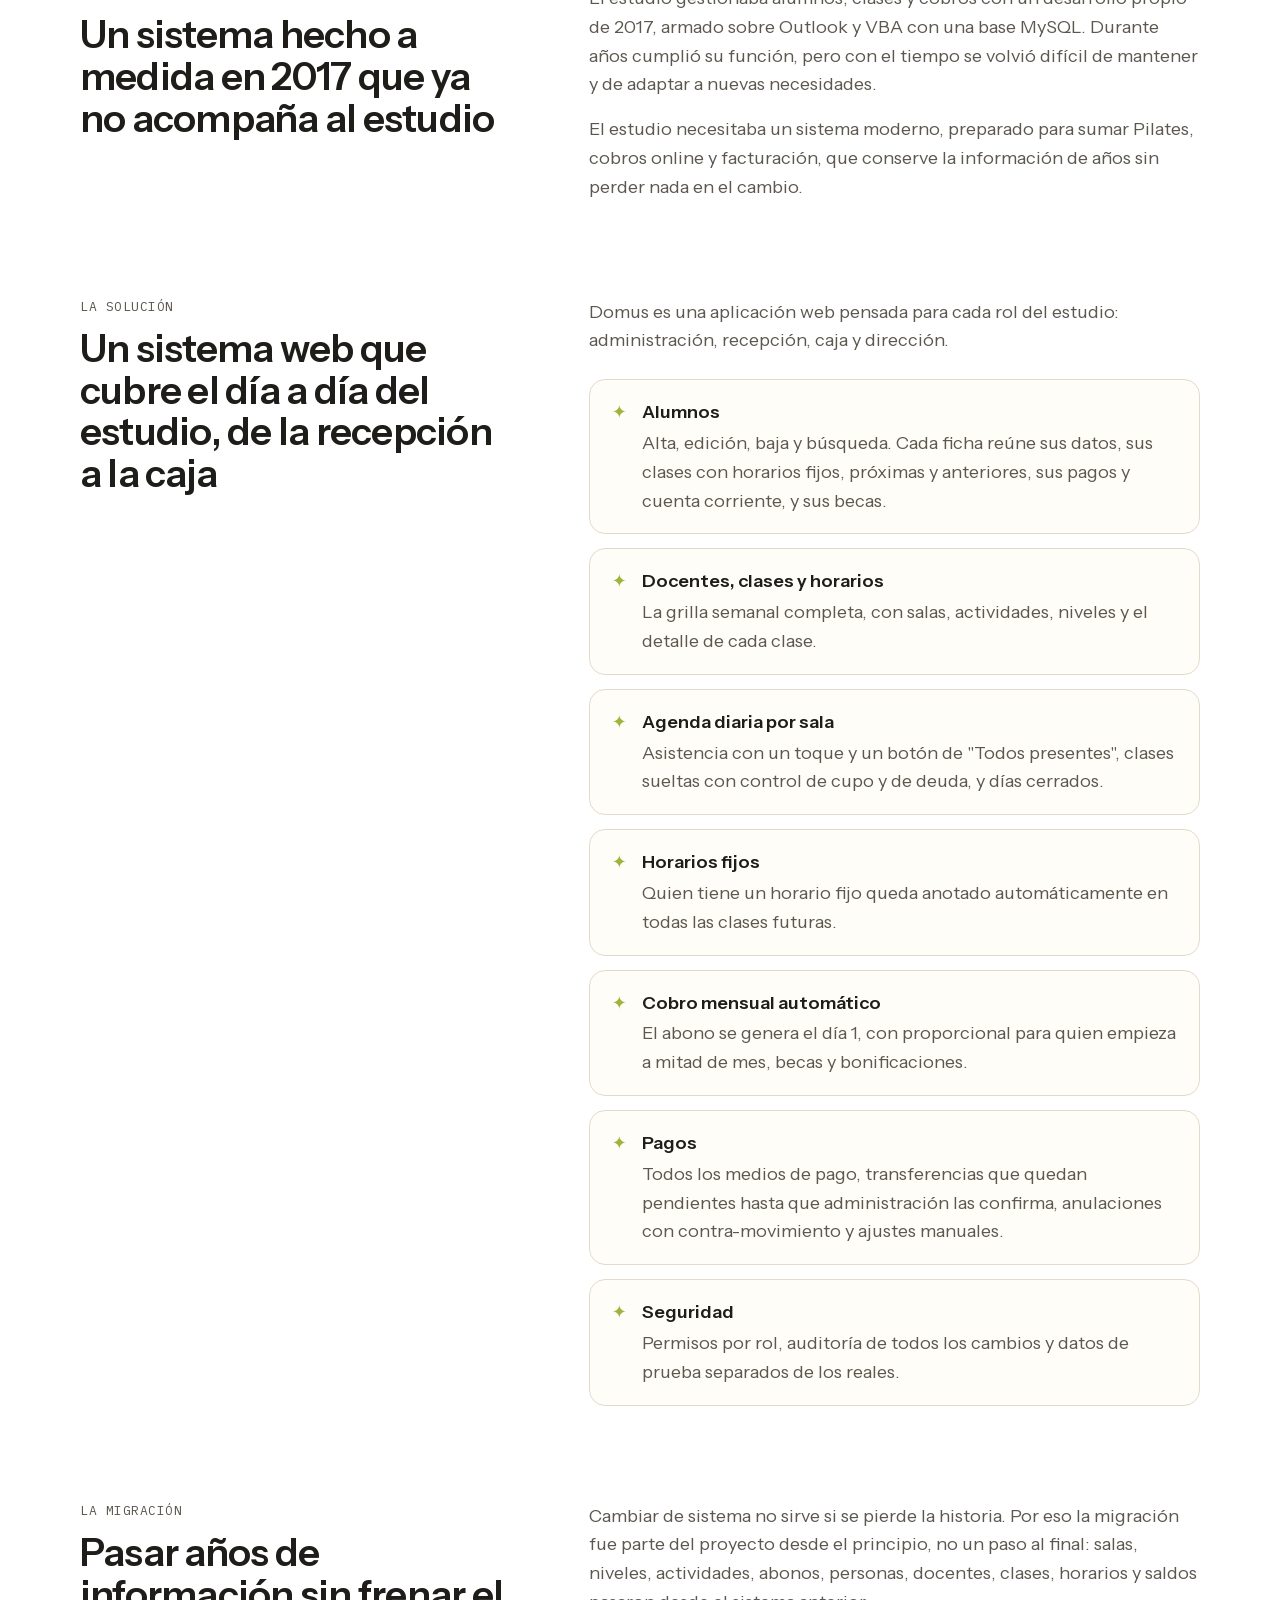
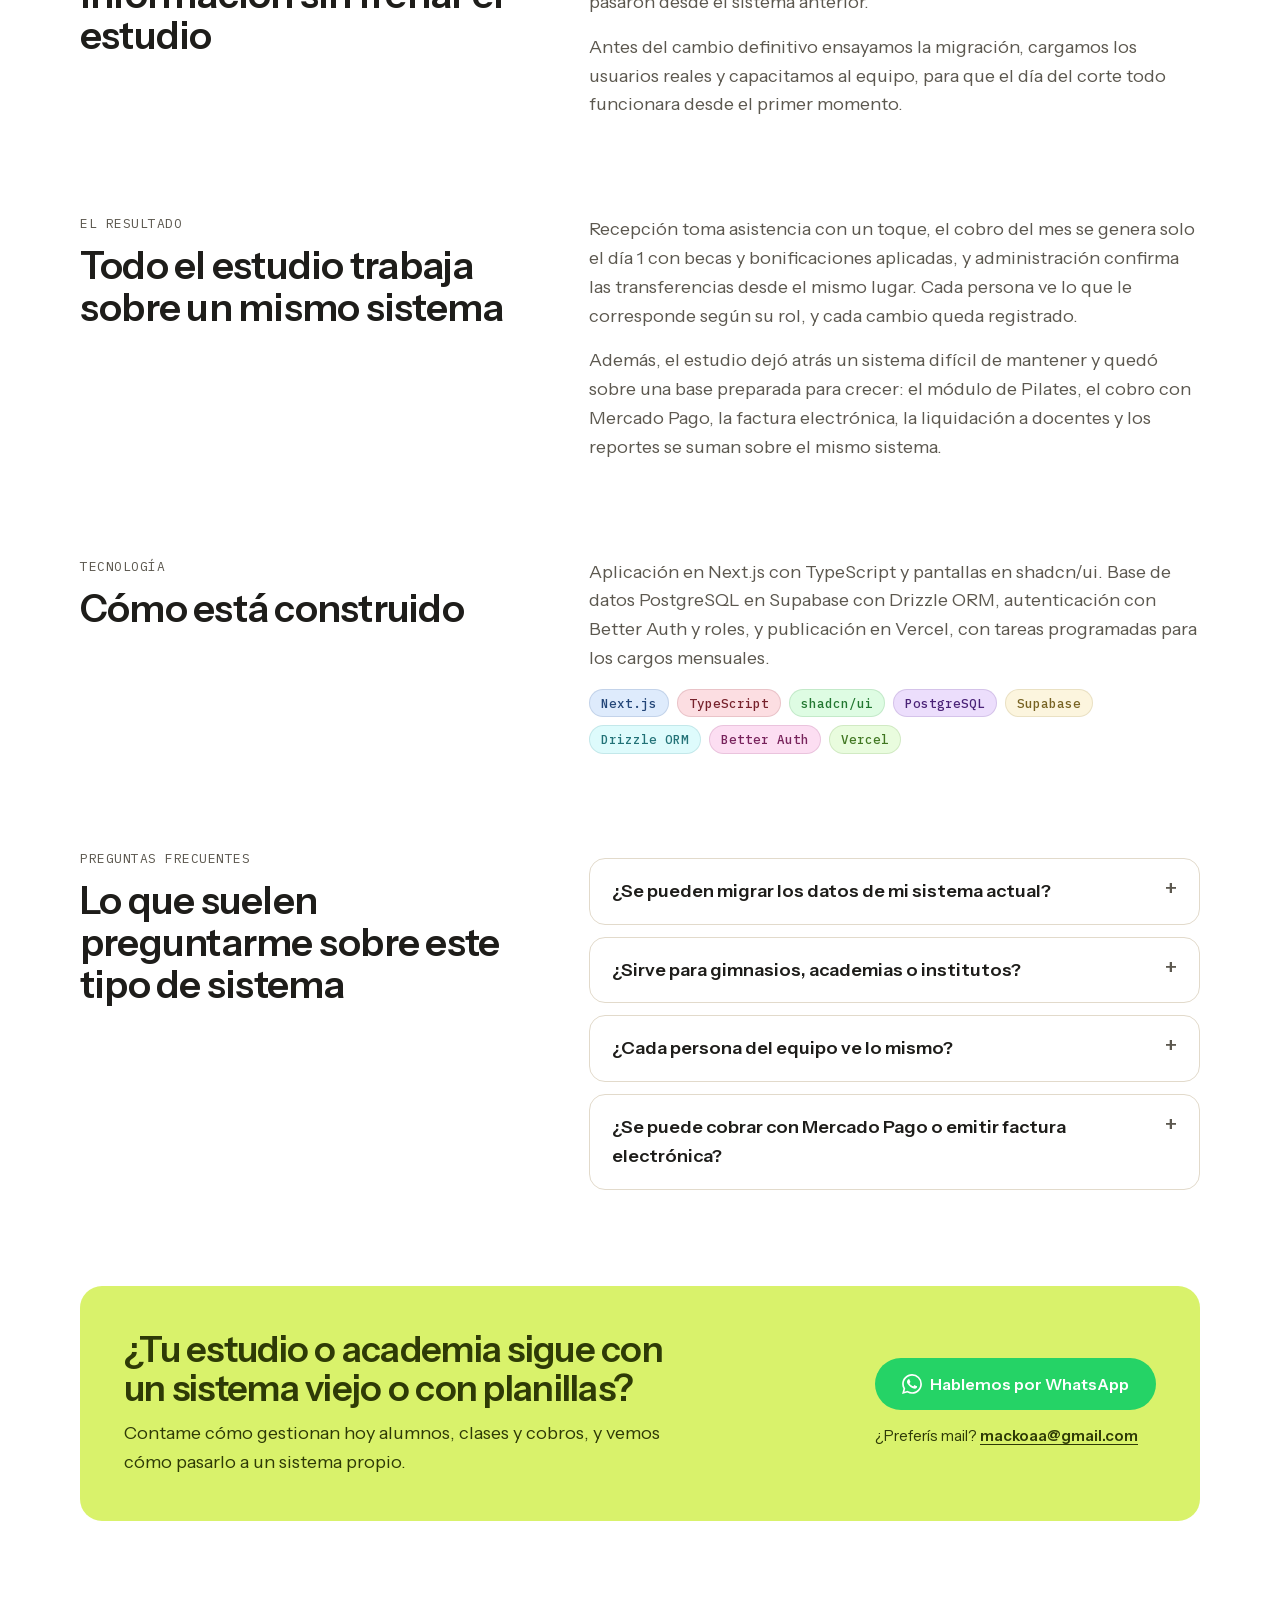
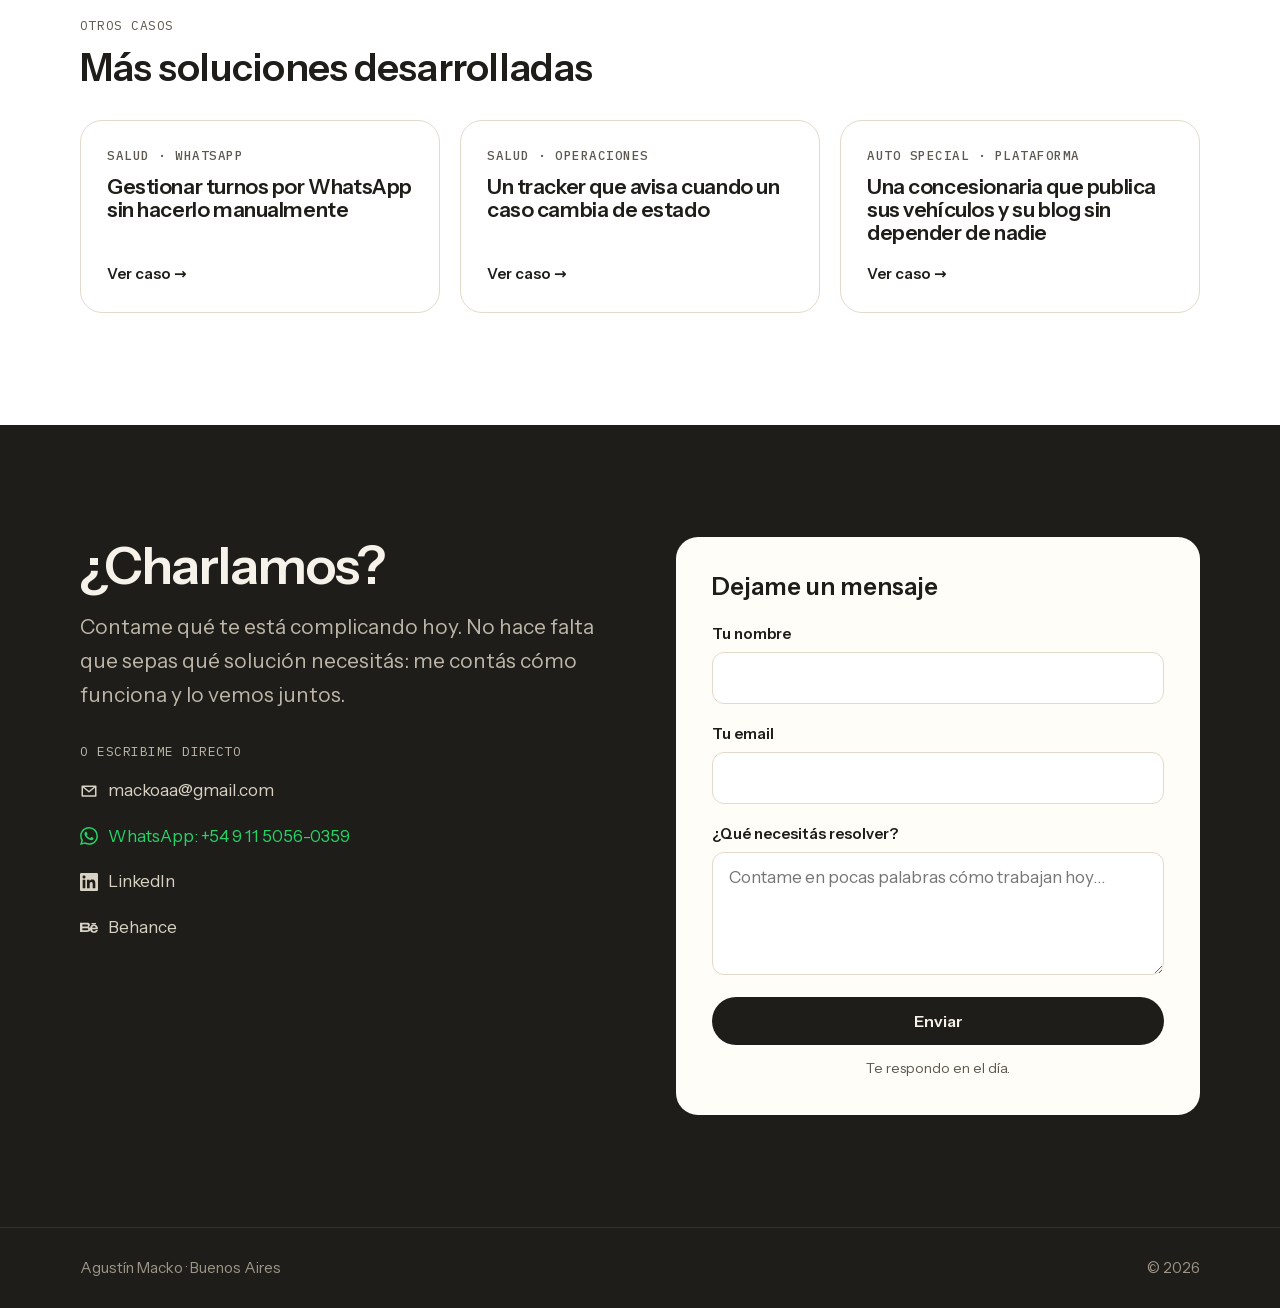
<file: casos/domus-gestion-estudio-danza/index.html>
<!DOCTYPE html>
<html lang="es-AR">
<head>
  <meta charset="UTF-8">
  <meta name="viewport" content="width=device-width, initial-scale=1.0">

  <!-- Google tag (gtag.js) -->
  <script>
    window.dataLayer = window.dataLayer || [];
    function gtag(){dataLayer.push(arguments);}
    gtag('js', new Date());

    gtag('config', 'G-NZE4ZRXTH5');

    (function () {
      var loaded = false;
      function loadGtag() {
        if (loaded) return;
        loaded = true;
        var s = document.createElement('script');
        s.async = true;
        s.src = 'https://www.googletagmanager.com/gtag/js?id=G-NZE4ZRXTH5';
        document.head.appendChild(s);
      }
      ['scroll', 'pointerdown', 'keydown', 'touchstart'].forEach(function (type) {
        window.addEventListener(type, loadGtag, { once: true, passive: true });
      });
      window.addEventListener('load', function () { setTimeout(loadGtag, 3500); });
    })();
  </script>
  <title>Domus: sistema de gestión para estudio de danza y Pilates | Agustín Macko</title>
  <meta name="description" content="Caso real: Domus reemplaza el sistema de 2017 de un estudio de danza y Pilates. Alumnos, clases, agenda con asistencia por sala, cobro mensual automático con becas, pagos y roles con auditoría.">
  <meta name="author" content="Agustín Macko">
  <meta name="robots" content="index, follow, max-image-preview:large">
  <meta name="theme-color" content="#FFFFFF">
  <link rel="icon" href="/favicon.svg" type="image/svg+xml">
  <link rel="apple-touch-icon" href="/img/apple-touch-icon.png">

  <meta property="og:type" content="article">
  <meta property="og:locale" content="es_AR">
  <meta property="og:site_name" content="Agustín Macko">
  <meta property="og:title" content="Domus: un estudio de danza que deja atrás su sistema de 2017">
  <meta property="og:description" content="Sistema de gestión a medida para un estudio de danza y Pilates: alumnos, clases, asistencia, cobro mensual automático y pagos.">
  <meta property="og:url" content="https://agustinmacko.com.ar/casos/domus-gestion-estudio-danza/">
  <meta property="og:image" content="https://agustinmacko.com.ar/img/Domus.webp">
  <meta property="og:image:alt" content="Pantalla de Domus para crear una nueva clase, con actividad, docente, nivel, abono y porcentaje del docente">
  <meta name="twitter:card" content="summary_large_image">
  <meta name="twitter:title" content="Domus: un estudio de danza que deja atrás su sistema de 2017">
  <meta name="twitter:description" content="Sistema de gestión a medida para un estudio de danza y Pilates: alumnos, clases, asistencia, cobro mensual automático y pagos.">
  <meta name="twitter:image" content="https://agustinmacko.com.ar/img/Domus.webp">
  <link rel="canonical" href="https://agustinmacko.com.ar/casos/domus-gestion-estudio-danza/">

  <script type="application/ld+json">
  {
    "@context": "https://schema.org",
    "@graph": [
      {
        "@type": "CreativeWork",
        "@id": "https://agustinmacko.com.ar/casos/domus-gestion-estudio-danza/#caso",
        "name": "Domus: sistema de gestión para un estudio de danza y Pilates",
        "headline": "Un estudio de danza que deja atrás su sistema de 2017",
        "description": "Sistema de gestión a medida que reemplaza un desarrollo de 2017 en Outlook, VBA y MySQL: alumnos, docentes, clases, agenda con asistencia por sala, cobro mensual automático, pagos y roles con auditoría.",
        "url": "https://agustinmacko.com.ar/casos/domus-gestion-estudio-danza/",
        "image": "https://agustinmacko.com.ar/img/Domus.webp",
        "inLanguage": "es-AR",
        "author": { "@id": "https://agustinmacko.com.ar/#person" },
        "about": ["Sistemas internos", "Software a medida", "Migración de sistemas"],
        "keywords": "sistema de gestión para estudio de danza, software para estudio de Pilates, gestión de alumnos y cuotas, control de asistencia, migración de sistema viejo, Next.js, Supabase"
      },
      {
        "@type": "BreadcrumbList",
        "itemListElement": [
          { "@type": "ListItem", "position": 1, "name": "Inicio", "item": "https://agustinmacko.com.ar/" },
          { "@type": "ListItem", "position": 2, "name": "Proyectos", "item": "https://agustinmacko.com.ar/#proyectos" },
          { "@type": "ListItem", "position": 3, "name": "Domus" }
        ]
      }
    ]
  }
  </script>

  <link rel="preload" href="/fonts/instrument-sans-latin.woff2" as="font" type="font/woff2" crossorigin>

  <link rel="stylesheet" href="/css/styles.css?v=20261108i">
  <script>document.documentElement.classList.add('js');</script>
</head>
<body data-case="domus-gestion-estudio-danza">

  <a href="#main" class="skip-link">Saltar al contenido</a>

  <header class="header" id="header">
    <div class="wrap header-inner">
      <a href="/" class="brand">Agustín Macko</a>

      <nav class="nav" aria-label="Navegación principal">
        <a href="/#proyectos">Proyectos</a>
        <a href="/#sobre-mi">Sobre mí</a>
        <a href="https://www.linkedin.com/in/macko-agustin/" target="_blank" rel="noopener noreferrer">LinkedIn</a>
        <a href="#contacto" class="btn btn-dark btn-sm">Escribime</a>
      </nav>

      <button type="button" class="menu-toggle" id="menu-toggle" aria-label="Abrir menú" aria-expanded="false" aria-controls="mobile-menu">
        <span></span><span></span>
      </button>
    </div>

    <div class="mobile-menu" id="mobile-menu" aria-hidden="true">
      <a href="/#proyectos">Proyectos</a>
      <a href="/#sobre-mi">Sobre mí</a>
      <a href="https://www.linkedin.com/in/macko-agustin/" target="_blank" rel="noopener noreferrer" class="ico ico-in">LinkedIn</a>
      <a href="#contacto" class="btn btn-dark">Escribime</a>
    </div>
  </header>

  <main id="main">

    <section class="case-hero" id="caso" aria-labelledby="case-title">
      <div class="wrap">
        <nav aria-label="Ruta de navegación">
          <ol class="crumbs">
            <li><a href="/">Inicio</a></li>
            <li><a href="/#proyectos">Proyectos</a></li>
            <li aria-current="page">Domus</li>
          </ol>
        </nav>

        <p class="project-tag">Danza y Pilates · Sistema de gestión</p>
        <h1 id="case-title">Un estudio de danza que deja atrás <span class="mark">su sistema de 2017</span></h1>
        <div class="case-intro">
          <div>
            <p class="case-summary">Desarrollé Domus, el sistema de gestión de un estudio de danza y Pilates. Reemplazó al programa que usaban desde 2017, hecho en Outlook y VBA con MySQL, y reúne en un solo lugar alumnos, docentes, clases, asistencia, cobros y pagos, con permisos por rol y auditoría de cada cambio.</p>
            <div class="actions">
              <a data-location="caso-domus" href="https://wa.me/5491150560359?text=Hola%20Agust%C3%ADn%2C%20vi%20el%20caso%20de%20Domus%20y%20quiero%20algo%20parecido" target="_blank" rel="noopener noreferrer" class="btn btn-wa">Quiero algo así para mi estudio</a>
              <a href="#" class="btn btn-line" data-agenda data-location="caso-domus" hidden>Agendar 15 minutos</a>
              <a href="#solucion" class="btn btn-line">Ver qué incluye</a>
            </div>
            <p class="alt-contact">¿Preferís mail? <a href="https://mail.google.com/mail/?view=cm&amp;fs=1&amp;to=mackoaa@gmail.com&amp;su=Consulta%20desde%20agustinmacko.com.ar&amp;body=Hola%20Agust%C3%ADn%2C%20te%20cuento%20c%C3%B3mo%20trabajamos%20hoy%3A" target="_blank" rel="noopener noreferrer" data-location="caso-domus">mackoaa@gmail.com</a></p>
          </div>
          <dl class="case-facts">
            <div><dt>Cliente</dt><dd>Estudio de danza y Pilates</dd></div>
            <div><dt>Qué resuelve</dt><dd>Un sistema de 2017 difícil de mantener y de hacer crecer</dd></div>
            <div><dt>Qué hice</dt><dd>Diseño, desarrollo, migración de datos y puesta en marcha</dd></div>
          </dl>
        </div>

        <figure class="case-shot">
          <img srcset="/img/Domus-480.webp 480w, /img/Domus-800.webp 800w, /img/Domus.webp 1200w" sizes="(max-width: 1168px) calc(100vw - 48px), 1120px" src="/img/Domus.webp" width="1200" height="750" alt="Pantalla de Domus para crear una nueva clase, con actividad, docente, nivel, abono y porcentaje del docente">
          <figcaption>Datos de alumnos y docentes difuminados.</figcaption>
        </figure>
      </div>
    </section>

    <section class="section" aria-label="Detalle del caso">
      <div class="wrap case-content">

        <div class="case-block" id="problema">
          <header class="case-block-head">
            <p class="case-kicker">El problema</p>
            <h2>Un sistema hecho a medida en 2017 que ya no acompaña al estudio</h2>
          </header>
          <div class="case-block-body">
            <p>El estudio gestionaba alumnos, clases y cobros con un desarrollo propio de 2017, armado sobre Outlook y VBA con una base MySQL. Durante años cumplió su función, pero con el tiempo se volvió difícil de mantener y de adaptar a nuevas necesidades.</p>
            <p>El estudio necesitaba un sistema moderno, preparado para sumar Pilates, cobros online y facturación, que conserve la información de años sin perder nada en el cambio.</p>
          </div>
        </div>

        <div class="case-block" id="solucion">
          <header class="case-block-head">
            <p class="case-kicker">La solución</p>
            <h2>Un sistema web que cubre el día a día del estudio, de la recepción a la caja</h2>
          </header>
          <div class="case-block-body">
            <p>Domus es una aplicación web pensada para cada rol del estudio: administración, recepción, caja y dirección.</p>
            <ul class="case-list">
              <li><strong>Alumnos</strong>Alta, edición, baja y búsqueda. Cada ficha reúne sus datos, sus clases con horarios fijos, próximas y anteriores, sus pagos y cuenta corriente, y sus becas.</li>
              <li><strong>Docentes, clases y horarios</strong>La grilla semanal completa, con salas, actividades, niveles y el detalle de cada clase.</li>
              <li><strong>Agenda diaria por sala</strong>Asistencia con un toque y un botón de "Todos presentes", clases sueltas con control de cupo y de deuda, y días cerrados.</li>
              <li><strong>Horarios fijos</strong>Quien tiene un horario fijo queda anotado automáticamente en todas las clases futuras.</li>
              <li><strong>Cobro mensual automático</strong>El abono se genera el día 1, con proporcional para quien empieza a mitad de mes, becas y bonificaciones.</li>
              <li><strong>Pagos</strong>Todos los medios de pago, transferencias que quedan pendientes hasta que administración las confirma, anulaciones con contra-movimiento y ajustes manuales.</li>
              <li><strong>Seguridad</strong>Permisos por rol, auditoría de todos los cambios y datos de prueba separados de los reales.</li>
            </ul>
          </div>
        </div>

        <div class="case-block" id="migracion">
          <header class="case-block-head">
            <p class="case-kicker">La migración</p>
            <h2>Pasar años de información sin frenar el estudio</h2>
          </header>
          <div class="case-block-body">
            <p>Cambiar de sistema no sirve si se pierde la historia. Por eso la migración fue parte del proyecto desde el principio, no un paso al final: salas, niveles, actividades, abonos, personas, docentes, clases, horarios y saldos pasaron desde el sistema anterior.</p>
            <p>Antes del cambio definitivo ensayamos la migración, cargamos los usuarios reales y capacitamos al equipo, para que el día del corte todo funcionara desde el primer momento.</p>
          </div>
        </div>

        <div class="case-block" id="resultado">
          <header class="case-block-head">
            <p class="case-kicker">El resultado</p>
            <h2>Todo el estudio trabaja sobre un mismo sistema</h2>
          </header>
          <div class="case-block-body">
            <p>Recepción toma asistencia con un toque, el cobro del mes se genera solo el día 1 con becas y bonificaciones aplicadas, y administración confirma las transferencias desde el mismo lugar. Cada persona ve lo que le corresponde según su rol, y cada cambio queda registrado.</p>
            <p>Además, el estudio dejó atrás un sistema difícil de mantener y quedó sobre una base preparada para crecer: el módulo de Pilates, el cobro con Mercado Pago, la factura electrónica, la liquidación a docentes y los reportes se suman sobre el mismo sistema.</p>
          </div>
        </div>

        <div class="case-block" id="stack">
          <header class="case-block-head">
            <p class="case-kicker">Tecnología</p>
            <h2>Cómo está construido</h2>
          </header>
          <div class="case-block-body">
            <p>Aplicación en Next.js con TypeScript y pantallas en shadcn/ui. Base de datos PostgreSQL en Supabase con Drizzle ORM, autenticación con Better Auth y roles, y publicación en Vercel, con tareas programadas para los cargos mensuales.</p>
            <ul class="project-stack" aria-label="Tecnologías"><li>Next.js</li><li>TypeScript</li><li>shadcn/ui</li><li>PostgreSQL</li><li>Supabase</li><li>Drizzle ORM</li><li>Better Auth</li><li>Vercel</li></ul>
          </div>
        </div>

        <div class="case-block" id="preguntas">
          <header class="case-block-head">
            <p class="case-kicker">Preguntas frecuentes</p>
            <h2>Lo que suelen preguntarme sobre este tipo de sistema</h2>
          </header>
          <div class="case-block-body">
            <div class="faq">
              <details>
                <summary>¿Se pueden migrar los datos de mi sistema actual?</summary>
                <p>En la mayoría de los casos sí, ya sea desde una base de datos, planillas o exportaciones. Primero reviso qué información hay y en qué estado está, y la migración se ensaya antes del cambio definitivo.</p>
              </details>
              <details>
                <summary>¿Sirve para gimnasios, academias o institutos?</summary>
                <p>Sí. Cualquier negocio con alumnos o socios, clases con horario, cuotas mensuales y asistencia comparte la misma lógica, y el sistema se adapta a sus reglas.</p>
              </details>
              <details>
                <summary>¿Cada persona del equipo ve lo mismo?</summary>
                <p>No. Hay roles con permisos distintos, por ejemplo administración, recepción, caja y dirección, y cada cambio queda registrado en la auditoría.</p>
              </details>
              <details>
                <summary>¿Se puede cobrar con Mercado Pago o emitir factura electrónica?</summary>
                <p>Sí, son integraciones posibles. Domus quedó preparado para sumarlas sobre el mismo sistema.</p>
              </details>
            </div>
          </div>
        </div>

        <div class="case-cta">
          <div>
            <h2>¿Tu estudio o academia sigue con un sistema viejo o con planillas?</h2>
            <p>Contame cómo gestionan hoy alumnos, clases y cobros, y vemos cómo pasarlo a un sistema propio.</p>
          </div>
          <div class="cta-group">
            <div class="actions">
              <a data-location="caso-domus-cierre" href="https://wa.me/5491150560359?text=Hola%20Agust%C3%ADn%2C%20vi%20el%20caso%20de%20Domus%20y%20quiero%20algo%20parecido" target="_blank" rel="noopener noreferrer" class="btn btn-wa">Hablemos por WhatsApp</a>
              <a href="#" class="btn btn-line" data-agenda data-location="caso-domus-cierre" hidden>Agendar 15 minutos</a>
            </div>
            <p class="alt-contact">¿Preferís mail? <a href="https://mail.google.com/mail/?view=cm&amp;fs=1&amp;to=mackoaa@gmail.com&amp;su=Consulta%20desde%20agustinmacko.com.ar&amp;body=Hola%20Agust%C3%ADn%2C%20te%20cuento%20c%C3%B3mo%20trabajamos%20hoy%3A" target="_blank" rel="noopener noreferrer" data-location="caso-domus-cierre">mackoaa@gmail.com</a></p>
          </div>
        </div>

        <div class="case-block" id="otros-casos">
          <header class="case-block-head">
            <p class="case-kicker">Otros casos</p>
            <h2>Más soluciones desarrolladas</h2>
          </header>
          <div class="case-block-body">
            <div class="case-more">
              <a href="/casos/turnos-whatsapp-clinicas/" class="case-card">
                <span class="project-tag">Salud · WhatsApp</span>
                <h3>Gestionar turnos por WhatsApp sin hacerlo manualmente</h3>
                <span>Ver caso →</span>
              </a>
              <a href="/casos/tracker-polizas/" class="case-card">
                <span class="project-tag">Salud · Operaciones</span>
                <h3>Un tracker que avisa cuando un caso cambia de estado</h3>
                <span>Ver caso →</span>
              </a>
              <a href="/casos/plataforma-concesionaria-auto-special/" class="case-card">
                <span class="project-tag">Auto Special · Plataforma</span>
                <h3>Una concesionaria que publica sus vehículos y su blog sin depender de nadie</h3>
                <span>Ver caso →</span>
              </a>
            </div>
          </div>
        </div>

      </div>
    </section>

    <section class="section contact" id="contacto" aria-labelledby="contacto-title">
      <div class="wrap contact-grid">
        <div class="contact-copy">
          <h2 class="title" id="contacto-title">¿Charlamos?</h2>
          <p class="lead">Contame qué te está complicando hoy. No hace falta que sepas qué solución necesitás: me contás cómo funciona y lo vemos juntos.</p>
        </div>

        <form data-location="caso-domus-contacto" action="https://formspree.io/f/myzgvjbd" method="POST" class="form" id="form">
          <input type="hidden" name="_subject" value="Nueva consulta desde agustinmacko.com.ar">
          <input type="hidden" name="pagina_origen" value="" data-fill="page">
          <input type="hidden" name="utm_source" value="" data-fill="utm_source">
          <input type="hidden" name="utm_medium" value="" data-fill="utm_medium">
          <input type="hidden" name="utm_campaign" value="" data-fill="utm_campaign">
          <input type="text" name="_gotcha" class="hp" tabindex="-1" autocomplete="off" aria-hidden="true">
          <input type="hidden" name="origen" value="Caso: Domus">
          <p class="form-title">Dejame un mensaje</p>
          <label for="nombre">Tu nombre</label>
          <input type="text" id="nombre" name="nombre" autocomplete="name" required>
          <label for="email">Tu email</label>
          <input type="email" id="email" name="email" autocomplete="email" required>
          <label for="mensaje">¿Qué necesitás resolver?</label>
          <textarea id="mensaje" name="mensaje" rows="4" placeholder="Contame en pocas palabras cómo trabajan hoy…" required></textarea>
          <button type="submit" class="btn btn-dark btn-block">Enviar</button>
          <!-- TODO: confirmar que puedo responder en el día; si no, cambiar por "Te respondo en menos de 48 hs." -->
          <p class="form-note">Te respondo en el día.</p>
          <p class="form-status" role="status" aria-live="polite" hidden></p>
        </form>

        <div class="contact-alt">
          <p class="contact-alt-title">O escribime directo</p>
          <ul class="contact-list">
            <li><a data-location="caso-domus-contacto" href="https://mail.google.com/mail/?view=cm&amp;fs=1&amp;to=mackoaa@gmail.com&amp;su=Consulta%20desde%20agustinmacko.com.ar&amp;body=Hola%20Agust%C3%ADn%2C%20te%20cuento%20c%C3%B3mo%20trabajamos%20hoy%3A" target="_blank" rel="noopener noreferrer" class="ico ico-mail">mackoaa@gmail.com</a></li>
            <li><a data-location="caso-domus-contacto" href="https://wa.me/5491150560359" target="_blank" rel="noopener noreferrer" class="ico ico-wa">WhatsApp: +54 9 11 5056-0359</a></li>
            <li><a href="https://www.linkedin.com/in/macko-agustin/" target="_blank" rel="noopener noreferrer" class="ico ico-in">LinkedIn</a></li>
            <li><a href="https://www.behance.net/agustinmacko" target="_blank" rel="noopener noreferrer" class="ico ico-be">Behance</a></li>
          </ul>
          <a href="#" class="btn btn-line" data-agenda data-location="caso-domus-contacto" hidden>Agendar 15 minutos</a>
        </div>
      </div>
    </section>

  </main>

  <footer class="footer">
    <div class="wrap footer-inner">
      <span>Agustín Macko · Buenos Aires</span>
      <span>© 2026</span>
    </div>
  </footer>

  <script src="/js/main.js?v=20261108i"></script>
</body>
</html>
</file>
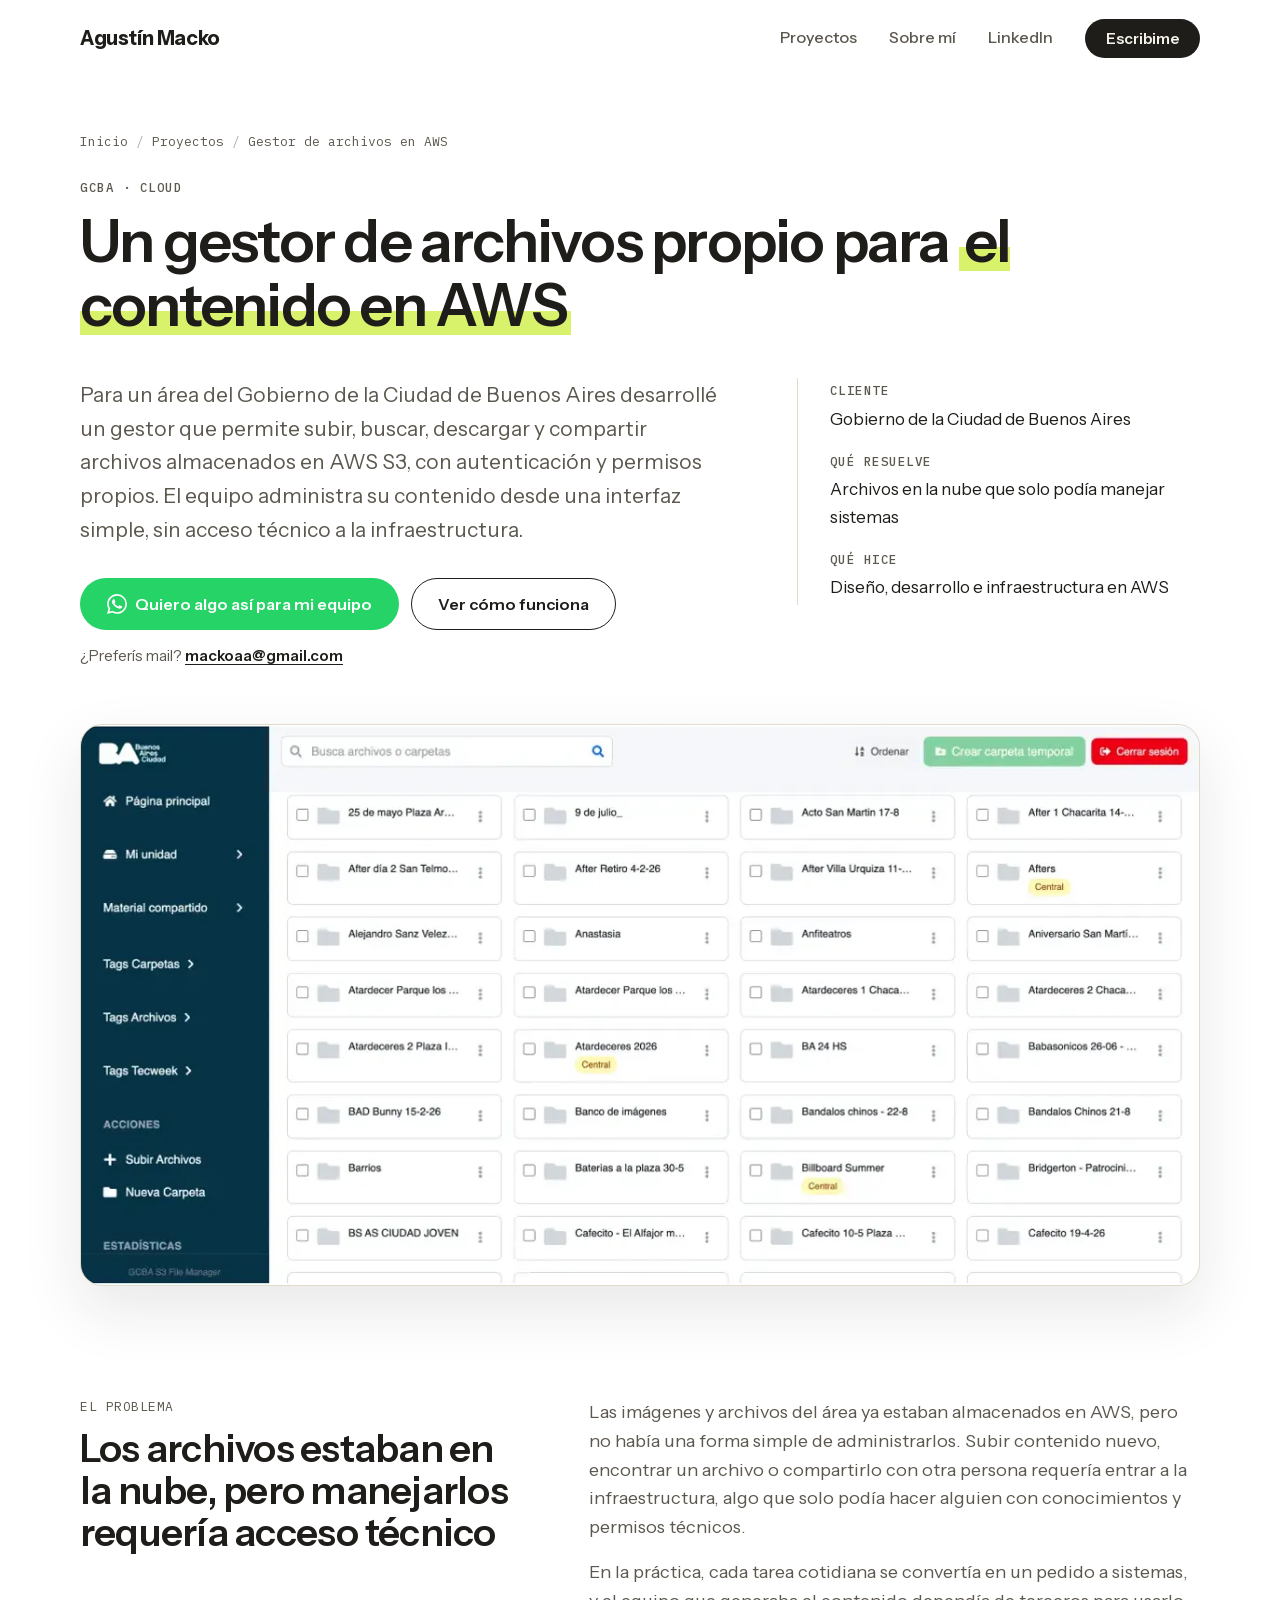
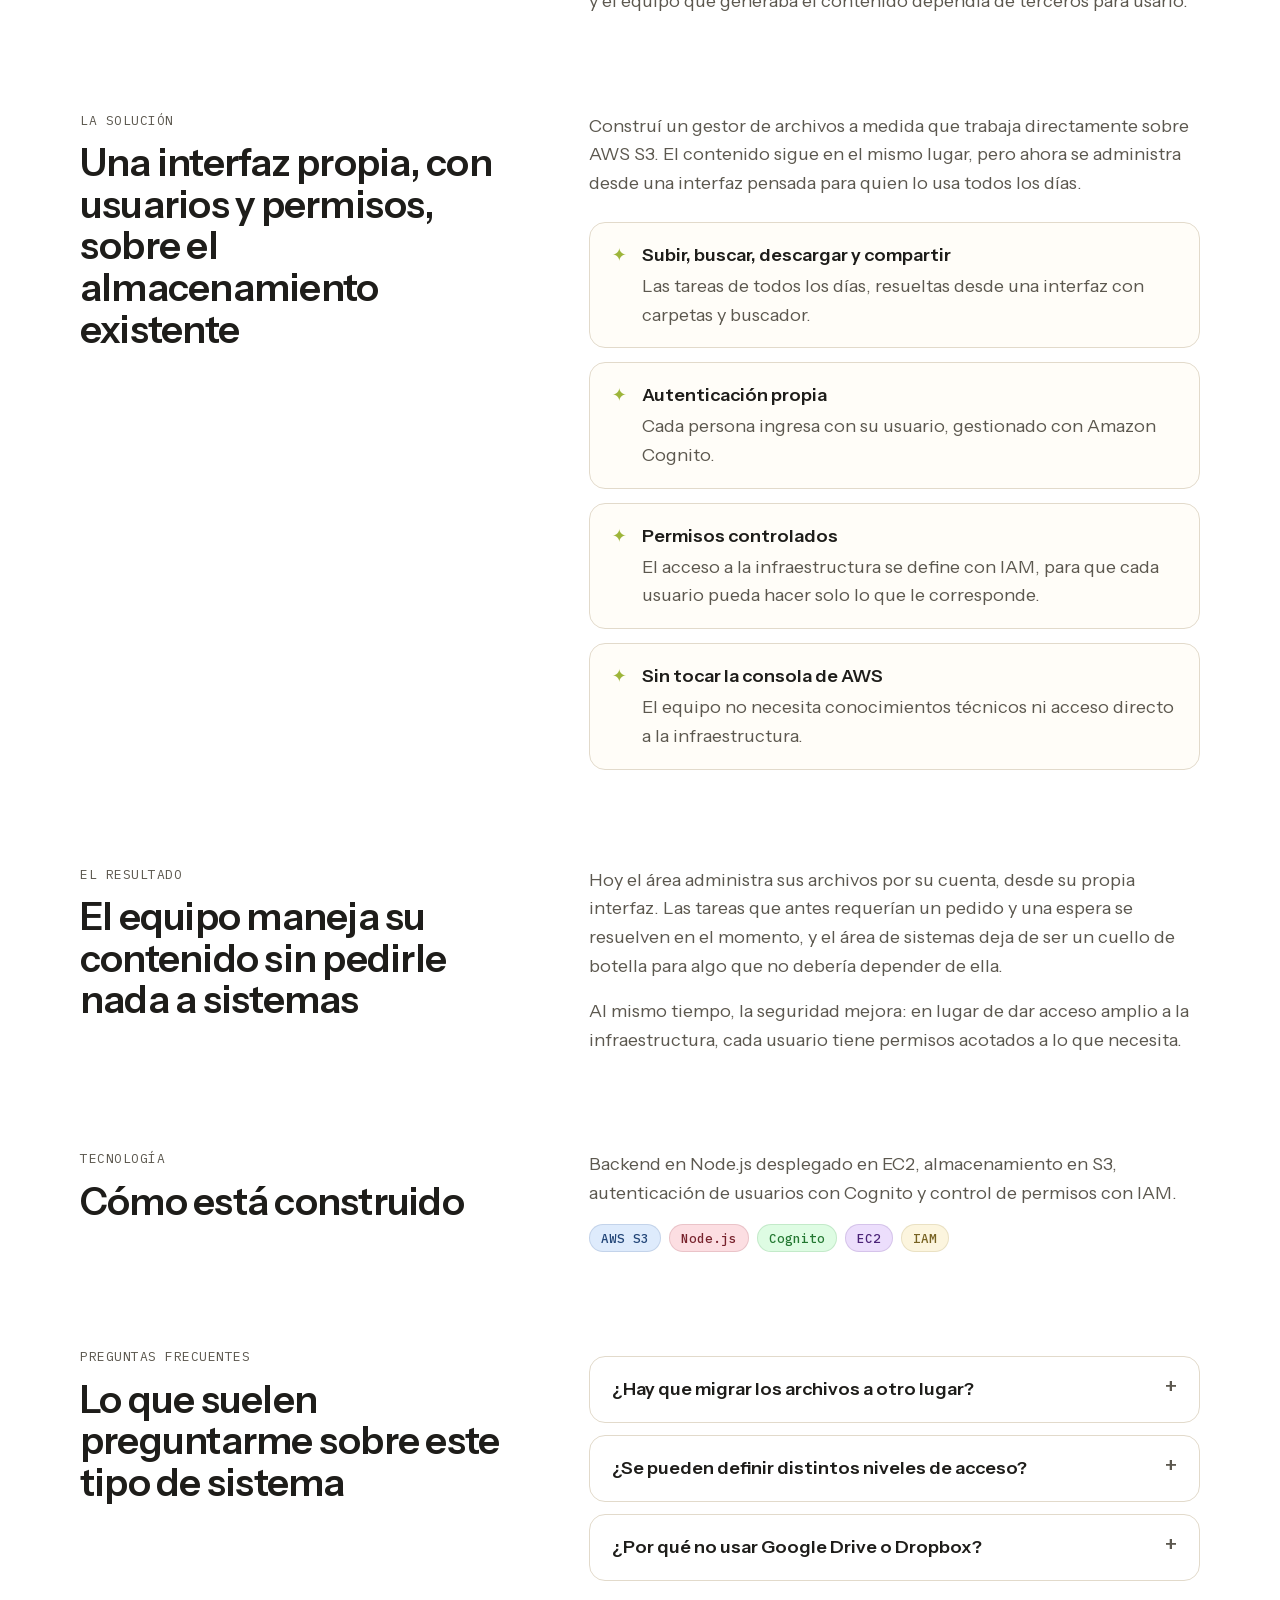
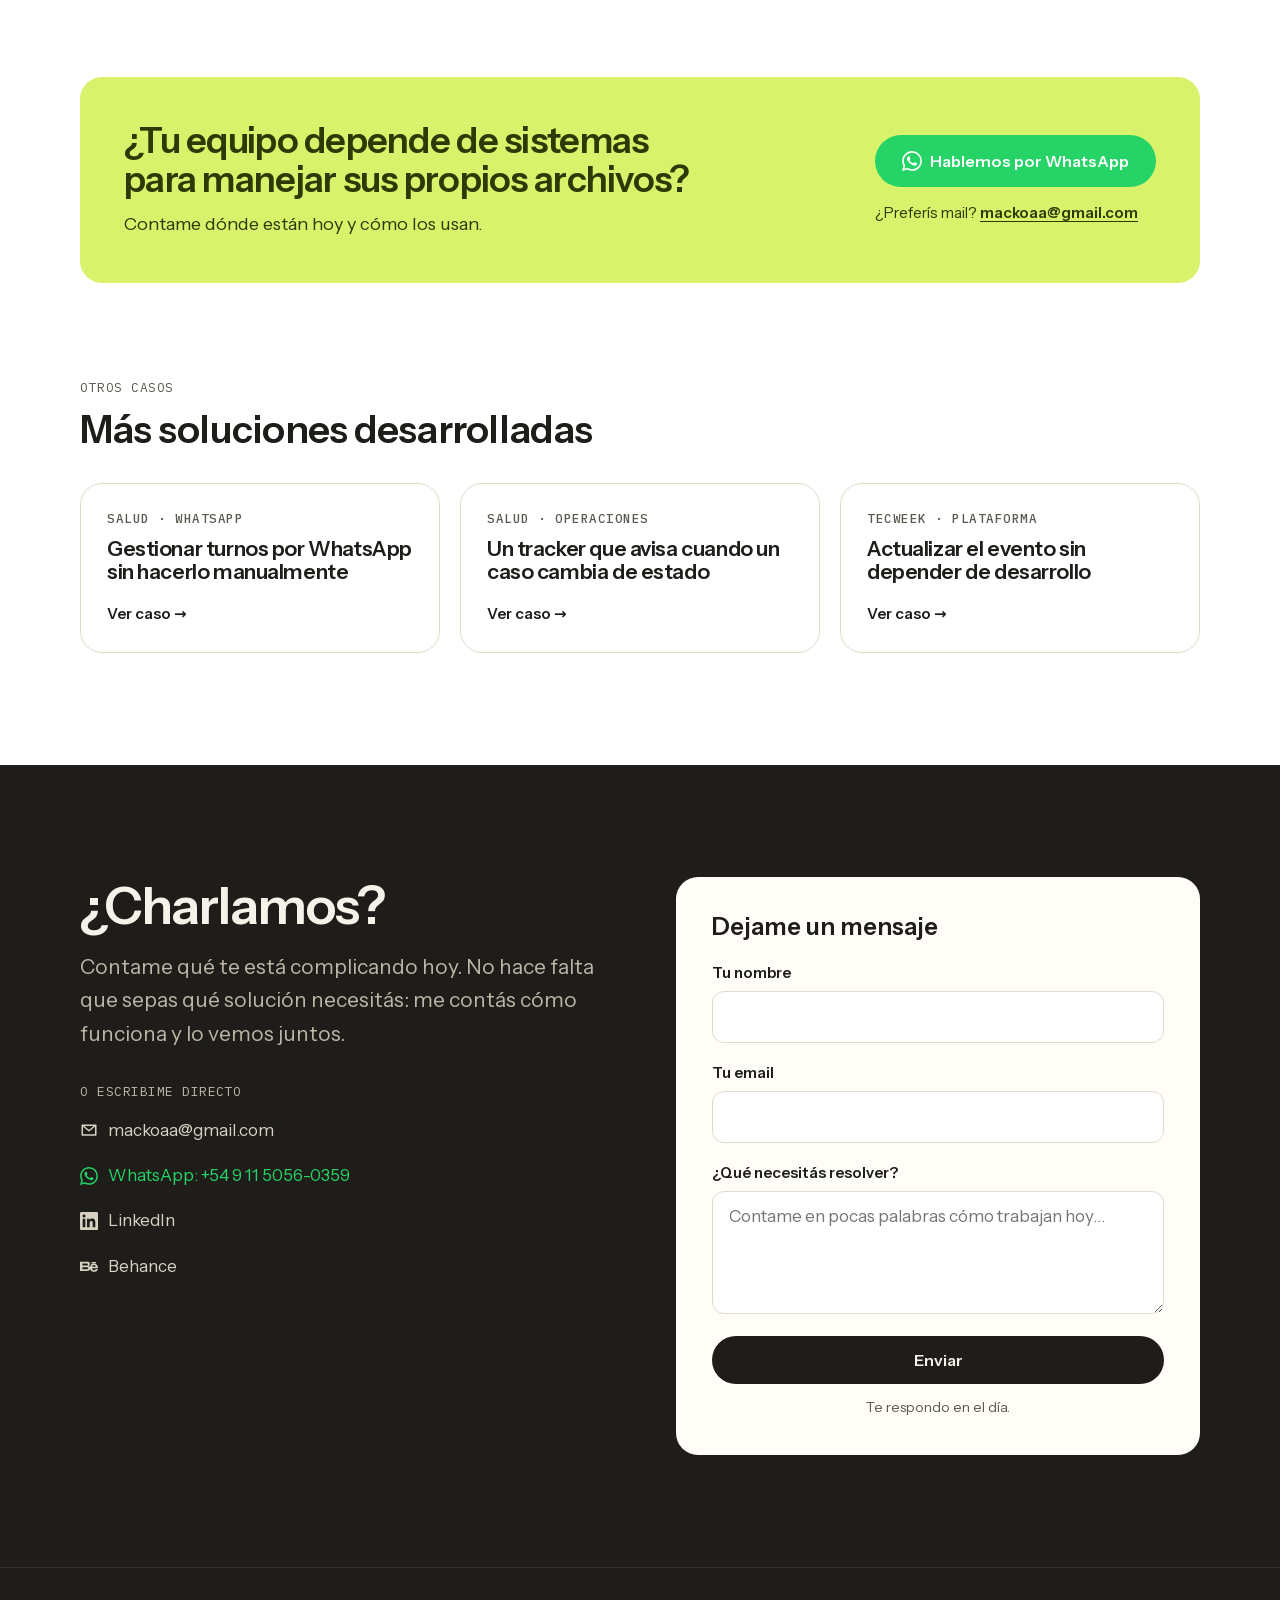
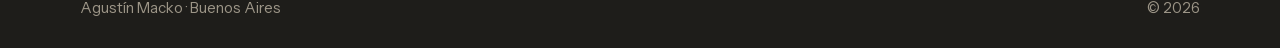
<file: casos/gestor-archivos-aws/index.html>
<!DOCTYPE html>
<html lang="es-AR">
<head>
  <meta charset="UTF-8">
  <meta name="viewport" content="width=device-width, initial-scale=1.0">

  <!-- Google tag (gtag.js) -->
  <script>
    window.dataLayer = window.dataLayer || [];
    function gtag(){dataLayer.push(arguments);}
    gtag('js', new Date());

    gtag('config', 'G-NZE4ZRXTH5');

    (function () {
      var loaded = false;
      function loadGtag() {
        if (loaded) return;
        loaded = true;
        var s = document.createElement('script');
        s.async = true;
        s.src = 'https://www.googletagmanager.com/gtag/js?id=G-NZE4ZRXTH5';
        document.head.appendChild(s);
      }
      ['scroll', 'pointerdown', 'keydown', 'touchstart'].forEach(function (type) {
        window.addEventListener(type, loadGtag, { once: true, passive: true });
      });
      window.addEventListener('load', function () { setTimeout(loadGtag, 3500); });
    })();
  </script>
  <title>Gestor de archivos en AWS S3 con permisos propios | Agustín Macko</title>
  <meta name="description" content="Caso real para el Gobierno de la Ciudad de Buenos Aires: gestor para subir, buscar, descargar y compartir archivos en AWS S3, con autenticación y permisos, sin acceso técnico a la infraestructura.">
  <meta name="author" content="Agustín Macko">
  <meta name="robots" content="index, follow, max-image-preview:large">
  <meta name="theme-color" content="#FFFFFF">
  <link rel="icon" href="/favicon.svg" type="image/svg+xml">
  <link rel="apple-touch-icon" href="/img/apple-touch-icon.png">

  <meta property="og:type" content="article">
  <meta property="og:locale" content="es_AR">
  <meta property="og:site_name" content="Agustín Macko">
  <meta property="og:title" content="Un gestor de archivos propio para el contenido en AWS">
  <meta property="og:description" content="Interfaz con autenticación y permisos para que el equipo administre sus archivos en AWS S3 sin depender de sistemas.">
  <meta property="og:url" content="https://agustinmacko.com.ar/casos/gestor-archivos-aws/">
  <meta property="og:image" content="https://agustinmacko.com.ar/img/aws.webp">
  <meta property="og:image:alt" content="Gestor de archivos en AWS con carpetas, buscador y acciones para subir y compartir contenido">
  <meta name="twitter:card" content="summary_large_image">
  <meta name="twitter:title" content="Un gestor de archivos propio para el contenido en AWS">
  <meta name="twitter:description" content="Interfaz con autenticación y permisos para que el equipo administre sus archivos en AWS S3 sin depender de sistemas.">
  <meta name="twitter:image" content="https://agustinmacko.com.ar/img/aws.webp">
  <link rel="canonical" href="https://agustinmacko.com.ar/casos/gestor-archivos-aws/">

  <script type="application/ld+json">
  {
    "@context": "https://schema.org",
    "@graph": [
      {
        "@type": "CreativeWork",
        "@id": "https://agustinmacko.com.ar/casos/gestor-archivos-aws/#caso",
        "name": "Gestor de archivos en AWS S3",
        "headline": "Un gestor de archivos propio para el contenido en AWS",
        "description": "Gestor para subir, buscar, descargar y compartir archivos almacenados en AWS S3, con autenticación y permisos propios.",
        "url": "https://agustinmacko.com.ar/casos/gestor-archivos-aws/",
        "image": "https://agustinmacko.com.ar/img/aws.webp",
        "inLanguage": "es-AR",
        "author": { "@id": "https://agustinmacko.com.ar/#person" },
        "about": ["Gestión de archivos y documentos", "Cloud / AWS", "Sistemas internos"],
        "keywords": "gestor de archivos AWS S3, gestión documental a medida, interfaz para S3, permisos con Cognito"
      },
      {
        "@type": "BreadcrumbList",
        "itemListElement": [
          { "@type": "ListItem", "position": 1, "name": "Inicio", "item": "https://agustinmacko.com.ar/" },
          { "@type": "ListItem", "position": 2, "name": "Proyectos", "item": "https://agustinmacko.com.ar/#proyectos" },
          { "@type": "ListItem", "position": 3, "name": "Gestor de archivos en AWS" }
        ]
      }
    ]
  }
  </script>

  <link rel="preload" href="/fonts/instrument-sans-latin.woff2" as="font" type="font/woff2" crossorigin>

  <link rel="stylesheet" href="/css/styles.css?v=20261108i">
  <script>document.documentElement.classList.add('js');</script>
</head>
<body data-case="gestor-archivos-aws">

  <a href="#main" class="skip-link">Saltar al contenido</a>

  <header class="header" id="header">
    <div class="wrap header-inner">
      <a href="/" class="brand">Agustín Macko</a>

      <nav class="nav" aria-label="Navegación principal">
        <a href="/#proyectos">Proyectos</a>
        <a href="/#sobre-mi">Sobre mí</a>
        <a href="https://www.linkedin.com/in/macko-agustin/" target="_blank" rel="noopener noreferrer">LinkedIn</a>
        <a href="#contacto" class="btn btn-dark btn-sm">Escribime</a>
      </nav>

      <button type="button" class="menu-toggle" id="menu-toggle" aria-label="Abrir menú" aria-expanded="false" aria-controls="mobile-menu">
        <span></span><span></span>
      </button>
    </div>

    <div class="mobile-menu" id="mobile-menu" aria-hidden="true">
      <a href="/#proyectos">Proyectos</a>
      <a href="/#sobre-mi">Sobre mí</a>
      <a href="https://www.linkedin.com/in/macko-agustin/" target="_blank" rel="noopener noreferrer" class="ico ico-in">LinkedIn</a>
      <a href="#contacto" class="btn btn-dark">Escribime</a>
    </div>
  </header>

  <main id="main">

    <section class="case-hero" id="caso" aria-labelledby="case-title">
      <div class="wrap">
        <nav aria-label="Ruta de navegación">
          <ol class="crumbs">
            <li><a href="/">Inicio</a></li>
            <li><a href="/#proyectos">Proyectos</a></li>
            <li aria-current="page">Gestor de archivos en AWS</li>
          </ol>
        </nav>

        <p class="project-tag">GCBA · Cloud</p>
        <h1 id="case-title">Un gestor de archivos propio para <span class="mark">el contenido en AWS</span></h1>
        <div class="case-intro">
          <div>
            <p class="case-summary">Para un área del Gobierno de la Ciudad de Buenos Aires desarrollé un gestor que permite subir, buscar, descargar y compartir archivos almacenados en AWS S3, con autenticación y permisos propios. El equipo administra su contenido desde una interfaz simple, sin acceso técnico a la infraestructura.</p>
            <div class="actions">
              <a data-location="caso-gestor-aws" href="https://wa.me/5491150560359?text=Hola%20Agust%C3%ADn%2C%20vi%20el%20caso%20del%20gestor%20de%20archivos%20en%20AWS%20y%20quiero%20algo%20parecido" target="_blank" rel="noopener noreferrer" class="btn btn-wa">Quiero algo así para mi equipo</a>
              <a href="#" class="btn btn-line" data-agenda data-location="caso-gestor-aws" hidden>Agendar 15 minutos</a>
              <a href="#solucion" class="btn btn-line">Ver cómo funciona</a>
            </div>
            <p class="alt-contact">¿Preferís mail? <a href="https://mail.google.com/mail/?view=cm&amp;fs=1&amp;to=mackoaa@gmail.com&amp;su=Consulta%20desde%20agustinmacko.com.ar&amp;body=Hola%20Agust%C3%ADn%2C%20te%20cuento%20c%C3%B3mo%20trabajamos%20hoy%3A" target="_blank" rel="noopener noreferrer" data-location="caso-gestor-aws">mackoaa@gmail.com</a></p>
          </div>
          <dl class="case-facts">
            <div><dt>Cliente</dt><dd>Gobierno de la Ciudad de Buenos Aires</dd></div>
            <div><dt>Qué resuelve</dt><dd>Archivos en la nube que solo podía manejar sistemas</dd></div>
            <div><dt>Qué hice</dt><dd>Diseño, desarrollo e infraestructura en AWS</dd></div>
          </dl>
        </div>

        <figure class="case-shot">
          <img srcset="/img/aws-480.webp 480w, /img/aws-800.webp 800w, /img/aws.webp 1200w" sizes="(max-width: 1168px) calc(100vw - 48px), 1120px" src="/img/aws.webp" width="1200" height="601" alt="Gestor de archivos en AWS con carpetas, buscador y acciones para subir y compartir contenido">
        </figure>
      </div>
    </section>

    <section class="section" aria-label="Detalle del caso">
      <div class="wrap case-content">

        <div class="case-block" id="problema">
          <header class="case-block-head">
            <p class="case-kicker">El problema</p>
            <h2>Los archivos estaban en la nube, pero manejarlos requería acceso técnico</h2>
          </header>
          <div class="case-block-body">
            <p>Las imágenes y archivos del área ya estaban almacenados en AWS, pero no había una forma simple de administrarlos. Subir contenido nuevo, encontrar un archivo o compartirlo con otra persona requería entrar a la infraestructura, algo que solo podía hacer alguien con conocimientos y permisos técnicos.</p>
            <p>En la práctica, cada tarea cotidiana se convertía en un pedido a sistemas, y el equipo que generaba el contenido dependía de terceros para usarlo.</p>
          </div>
        </div>

        <div class="case-block" id="solucion">
          <header class="case-block-head">
            <p class="case-kicker">La solución</p>
            <h2>Una interfaz propia, con usuarios y permisos, sobre el almacenamiento existente</h2>
          </header>
          <div class="case-block-body">
            <p>Construí un gestor de archivos a medida que trabaja directamente sobre AWS S3. El contenido sigue en el mismo lugar, pero ahora se administra desde una interfaz pensada para quien lo usa todos los días.</p>
            <ul class="case-list">
              <li><strong>Subir, buscar, descargar y compartir</strong>Las tareas de todos los días, resueltas desde una interfaz con carpetas y buscador.</li>
              <li><strong>Autenticación propia</strong>Cada persona ingresa con su usuario, gestionado con Amazon Cognito.</li>
              <li><strong>Permisos controlados</strong>El acceso a la infraestructura se define con IAM, para que cada usuario pueda hacer solo lo que le corresponde.</li>
              <li><strong>Sin tocar la consola de AWS</strong>El equipo no necesita conocimientos técnicos ni acceso directo a la infraestructura.</li>
            </ul>
          </div>
        </div>

        <div class="case-block" id="resultado">
          <header class="case-block-head">
            <p class="case-kicker">El resultado</p>
            <h2>El equipo maneja su contenido sin pedirle nada a sistemas</h2>
          </header>
          <div class="case-block-body">
            <p>Hoy el área administra sus archivos por su cuenta, desde su propia interfaz. Las tareas que antes requerían un pedido y una espera se resuelven en el momento, y el área de sistemas deja de ser un cuello de botella para algo que no debería depender de ella.</p>
            <p>Al mismo tiempo, la seguridad mejora: en lugar de dar acceso amplio a la infraestructura, cada usuario tiene permisos acotados a lo que necesita.</p>
          </div>
        </div>

        <div class="case-block" id="stack">
          <header class="case-block-head">
            <p class="case-kicker">Tecnología</p>
            <h2>Cómo está construido</h2>
          </header>
          <div class="case-block-body">
            <p>Backend en Node.js desplegado en EC2, almacenamiento en S3, autenticación de usuarios con Cognito y control de permisos con IAM.</p>
            <ul class="project-stack" aria-label="Tecnologías"><li>AWS S3</li><li>Node.js</li><li>Cognito</li><li>EC2</li><li>IAM</li></ul>
          </div>
        </div>

        <div class="case-block" id="preguntas">
          <header class="case-block-head">
            <p class="case-kicker">Preguntas frecuentes</p>
            <h2>Lo que suelen preguntarme sobre este tipo de sistema</h2>
          </header>
          <div class="case-block-body">
            <div class="faq">
              <details>
                <summary>¿Hay que migrar los archivos a otro lugar?</summary>
                <p>No necesariamente. Si ya están en AWS u otro almacenamiento en la nube, el gestor puede trabajar sobre lo que ya existe.</p>
              </details>
              <details>
                <summary>¿Se pueden definir distintos niveles de acceso?</summary>
                <p>Sí. Se puede definir quién ve, sube, descarga o comparte cada contenido, según cómo esté organizado tu equipo.</p>
              </details>
              <details>
                <summary>¿Por qué no usar Google Drive o Dropbox?</summary>
                <p>A veces alcanza con eso. Un gestor propio tiene sentido cuando el contenido ya vive en tu infraestructura, cuando necesitás reglas de acceso específicas o cuando tiene que integrarse con otros sistemas.</p>
              </details>
            </div>
          </div>
        </div>

        <div class="case-cta">
          <div>
            <h2>¿Tu equipo depende de sistemas para manejar sus propios archivos?</h2>
            <p>Contame dónde están hoy y cómo los usan.</p>
          </div>
          <div class="cta-group">
            <div class="actions">
              <a data-location="caso-gestor-aws-cierre" href="https://wa.me/5491150560359?text=Hola%20Agust%C3%ADn%2C%20vi%20el%20caso%20del%20gestor%20de%20archivos%20en%20AWS%20y%20quiero%20algo%20parecido" target="_blank" rel="noopener noreferrer" class="btn btn-wa">Hablemos por WhatsApp</a>
              <a href="#" class="btn btn-line" data-agenda data-location="caso-gestor-aws-cierre" hidden>Agendar 15 minutos</a>
            </div>
            <p class="alt-contact">¿Preferís mail? <a href="https://mail.google.com/mail/?view=cm&amp;fs=1&amp;to=mackoaa@gmail.com&amp;su=Consulta%20desde%20agustinmacko.com.ar&amp;body=Hola%20Agust%C3%ADn%2C%20te%20cuento%20c%C3%B3mo%20trabajamos%20hoy%3A" target="_blank" rel="noopener noreferrer" data-location="caso-gestor-aws-cierre">mackoaa@gmail.com</a></p>
          </div>
        </div>

        <div class="case-block" id="otros-casos">
          <header class="case-block-head">
            <p class="case-kicker">Otros casos</p>
            <h2>Más soluciones desarrolladas</h2>
          </header>
          <div class="case-block-body">
            <div class="case-more">
              <a href="/casos/turnos-whatsapp-clinicas/" class="case-card">
                <span class="project-tag">Salud · WhatsApp</span>
                <h3>Gestionar turnos por WhatsApp sin hacerlo manualmente</h3>
                <span>Ver caso →</span>
              </a>
              <a href="/casos/tracker-polizas/" class="case-card">
                <span class="project-tag">Salud · Operaciones</span>
                <h3>Un tracker que avisa cuando un caso cambia de estado</h3>
                <span>Ver caso →</span>
              </a>
              <a href="/casos/backoffice-tecweek/" class="case-card">
                <span class="project-tag">TecWeek · Plataforma</span>
                <h3>Actualizar el evento sin depender de desarrollo</h3>
                <span>Ver caso →</span>
              </a>
            </div>
          </div>
        </div>

      </div>
    </section>

    <section class="section contact" id="contacto" aria-labelledby="contacto-title">
      <div class="wrap contact-grid">
        <div class="contact-copy">
          <h2 class="title" id="contacto-title">¿Charlamos?</h2>
          <p class="lead">Contame qué te está complicando hoy. No hace falta que sepas qué solución necesitás: me contás cómo funciona y lo vemos juntos.</p>
        </div>

        <form data-location="caso-gestor-aws-contacto" action="https://formspree.io/f/myzgvjbd" method="POST" class="form" id="form">
          <input type="hidden" name="_subject" value="Nueva consulta desde agustinmacko.com.ar">
          <input type="hidden" name="pagina_origen" value="" data-fill="page">
          <input type="hidden" name="utm_source" value="" data-fill="utm_source">
          <input type="hidden" name="utm_medium" value="" data-fill="utm_medium">
          <input type="hidden" name="utm_campaign" value="" data-fill="utm_campaign">
          <input type="text" name="_gotcha" class="hp" tabindex="-1" autocomplete="off" aria-hidden="true">
          <input type="hidden" name="origen" value="Caso: gestor de archivos en AWS">
          <p class="form-title">Dejame un mensaje</p>
          <label for="nombre">Tu nombre</label>
          <input type="text" id="nombre" name="nombre" autocomplete="name" required>
          <label for="email">Tu email</label>
          <input type="email" id="email" name="email" autocomplete="email" required>
          <label for="mensaje">¿Qué necesitás resolver?</label>
          <textarea id="mensaje" name="mensaje" rows="4" placeholder="Contame en pocas palabras cómo trabajan hoy…" required></textarea>
          <button type="submit" class="btn btn-dark btn-block">Enviar</button>
          <!-- TODO: confirmar que puedo responder en el día; si no, cambiar por "Te respondo en menos de 48 hs." -->
          <p class="form-note">Te respondo en el día.</p>
          <p class="form-status" role="status" aria-live="polite" hidden></p>
        </form>

        <div class="contact-alt">
          <p class="contact-alt-title">O escribime directo</p>
          <ul class="contact-list">
            <li><a data-location="caso-gestor-aws-contacto" href="https://mail.google.com/mail/?view=cm&amp;fs=1&amp;to=mackoaa@gmail.com&amp;su=Consulta%20desde%20agustinmacko.com.ar&amp;body=Hola%20Agust%C3%ADn%2C%20te%20cuento%20c%C3%B3mo%20trabajamos%20hoy%3A" target="_blank" rel="noopener noreferrer" class="ico ico-mail">mackoaa@gmail.com</a></li>
            <li><a data-location="caso-gestor-aws-contacto" href="https://wa.me/5491150560359" target="_blank" rel="noopener noreferrer" class="ico ico-wa">WhatsApp: +54 9 11 5056-0359</a></li>
            <li><a href="https://www.linkedin.com/in/macko-agustin/" target="_blank" rel="noopener noreferrer" class="ico ico-in">LinkedIn</a></li>
            <li><a href="https://www.behance.net/agustinmacko" target="_blank" rel="noopener noreferrer" class="ico ico-be">Behance</a></li>
          </ul>
          <a href="#" class="btn btn-line" data-agenda data-location="caso-gestor-aws-contacto" hidden>Agendar 15 minutos</a>
        </div>
      </div>
    </section>

  </main>

  <footer class="footer">
    <div class="wrap footer-inner">
      <span>Agustín Macko · Buenos Aires</span>
      <span>© 2026</span>
    </div>
  </footer>

  <script src="/js/main.js?v=20261108i"></script>
</body>
</html>
</file>
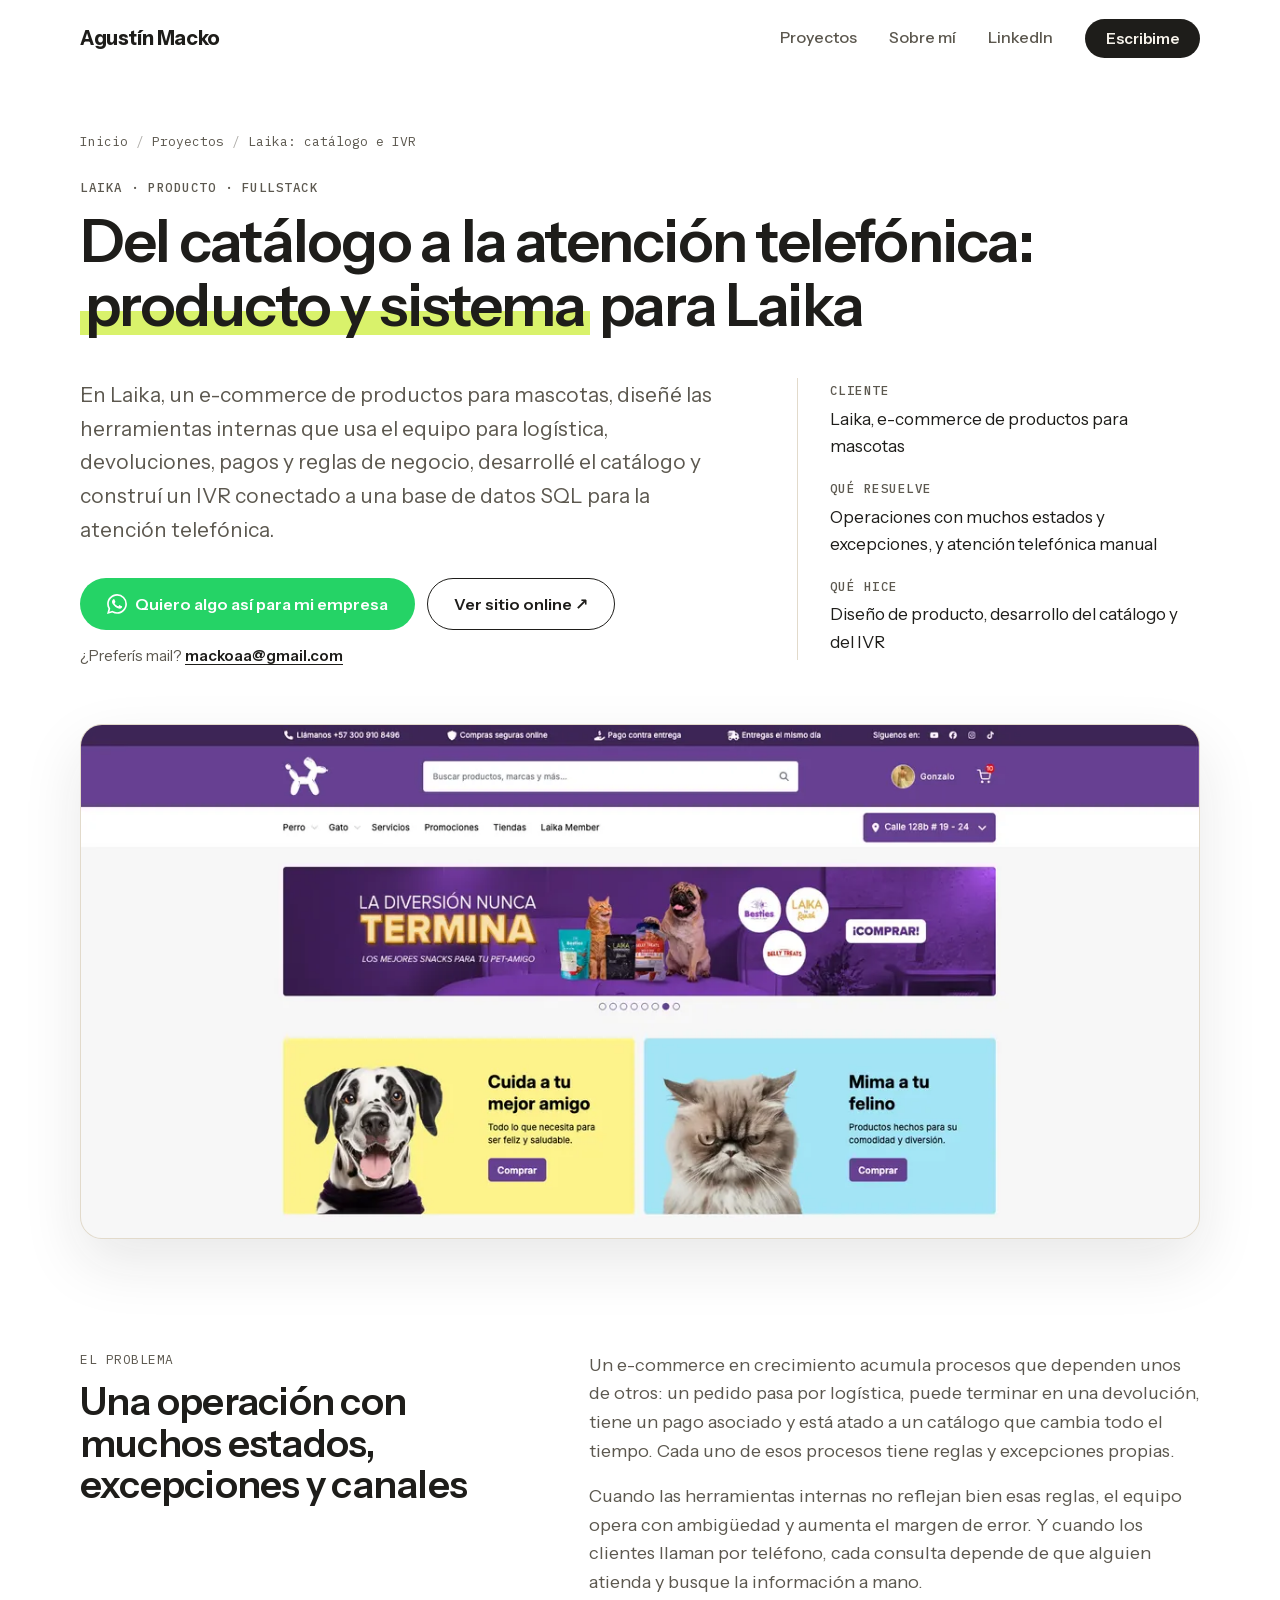
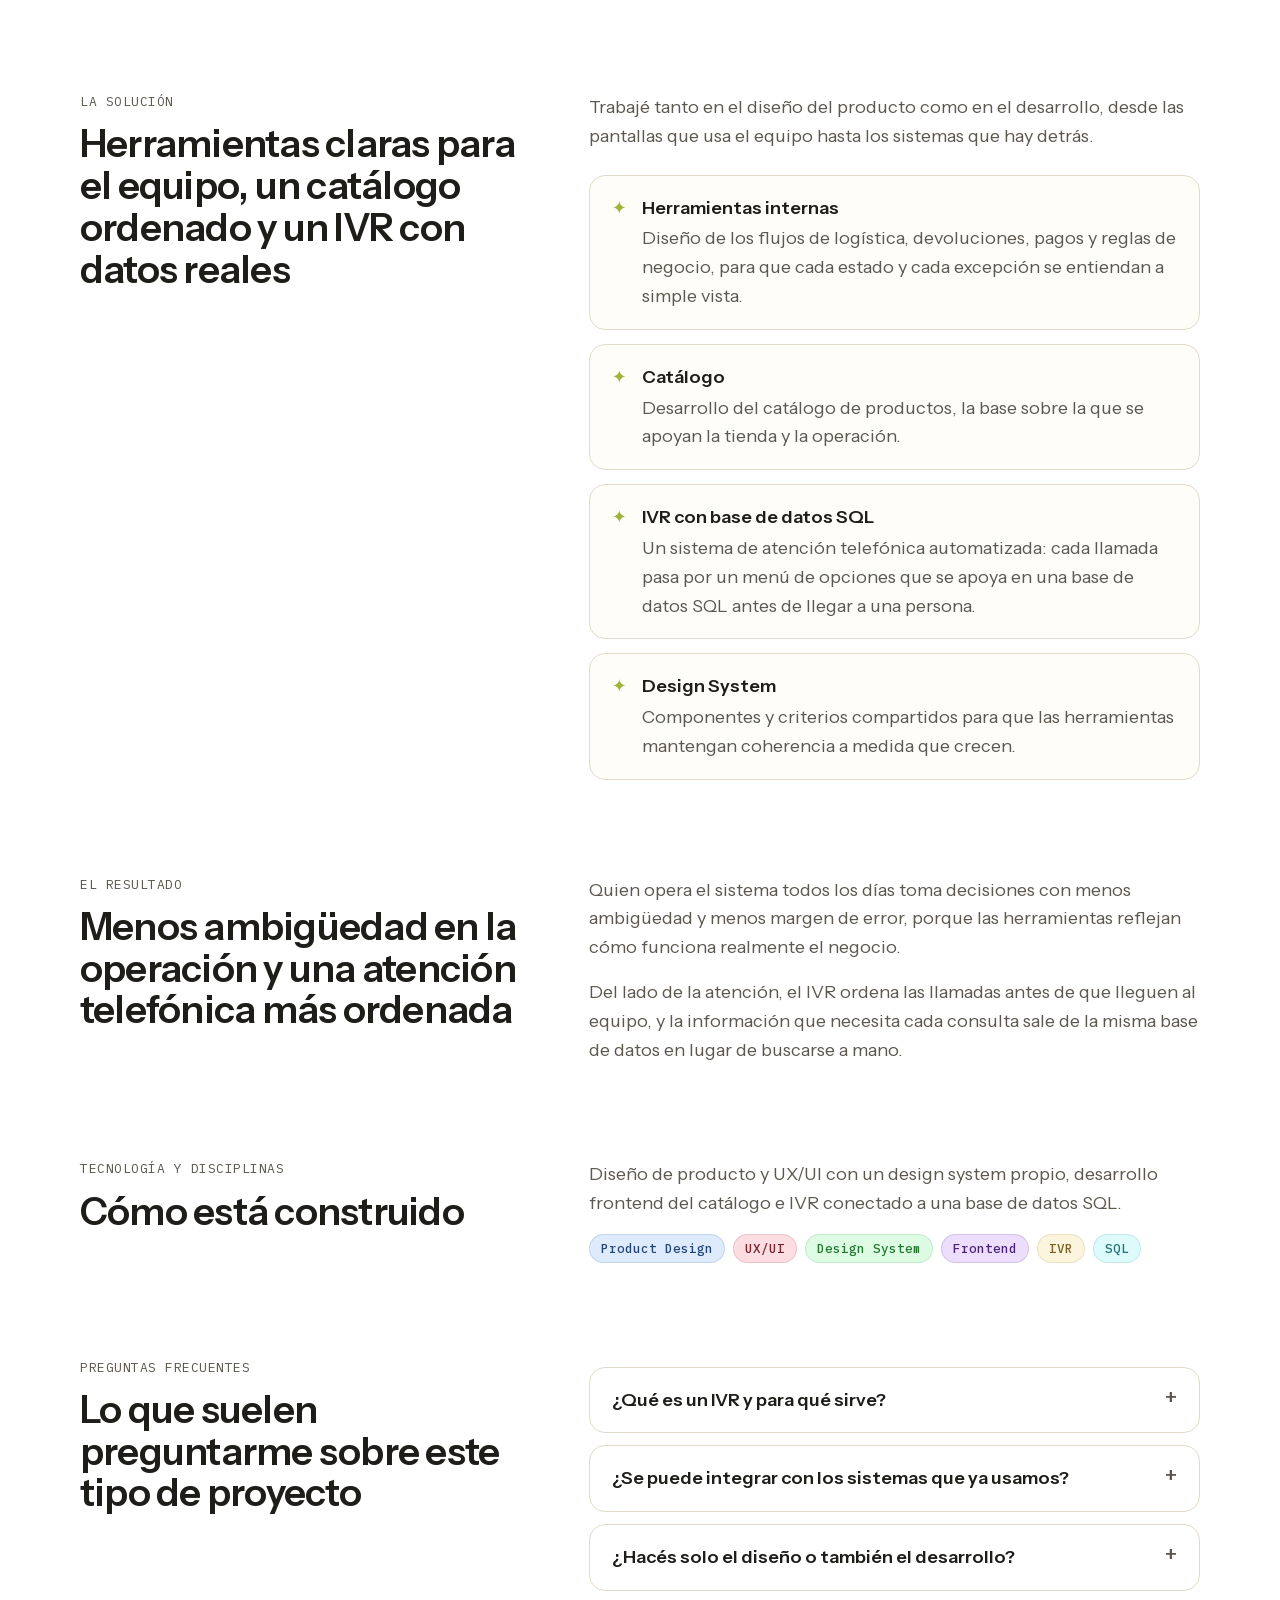
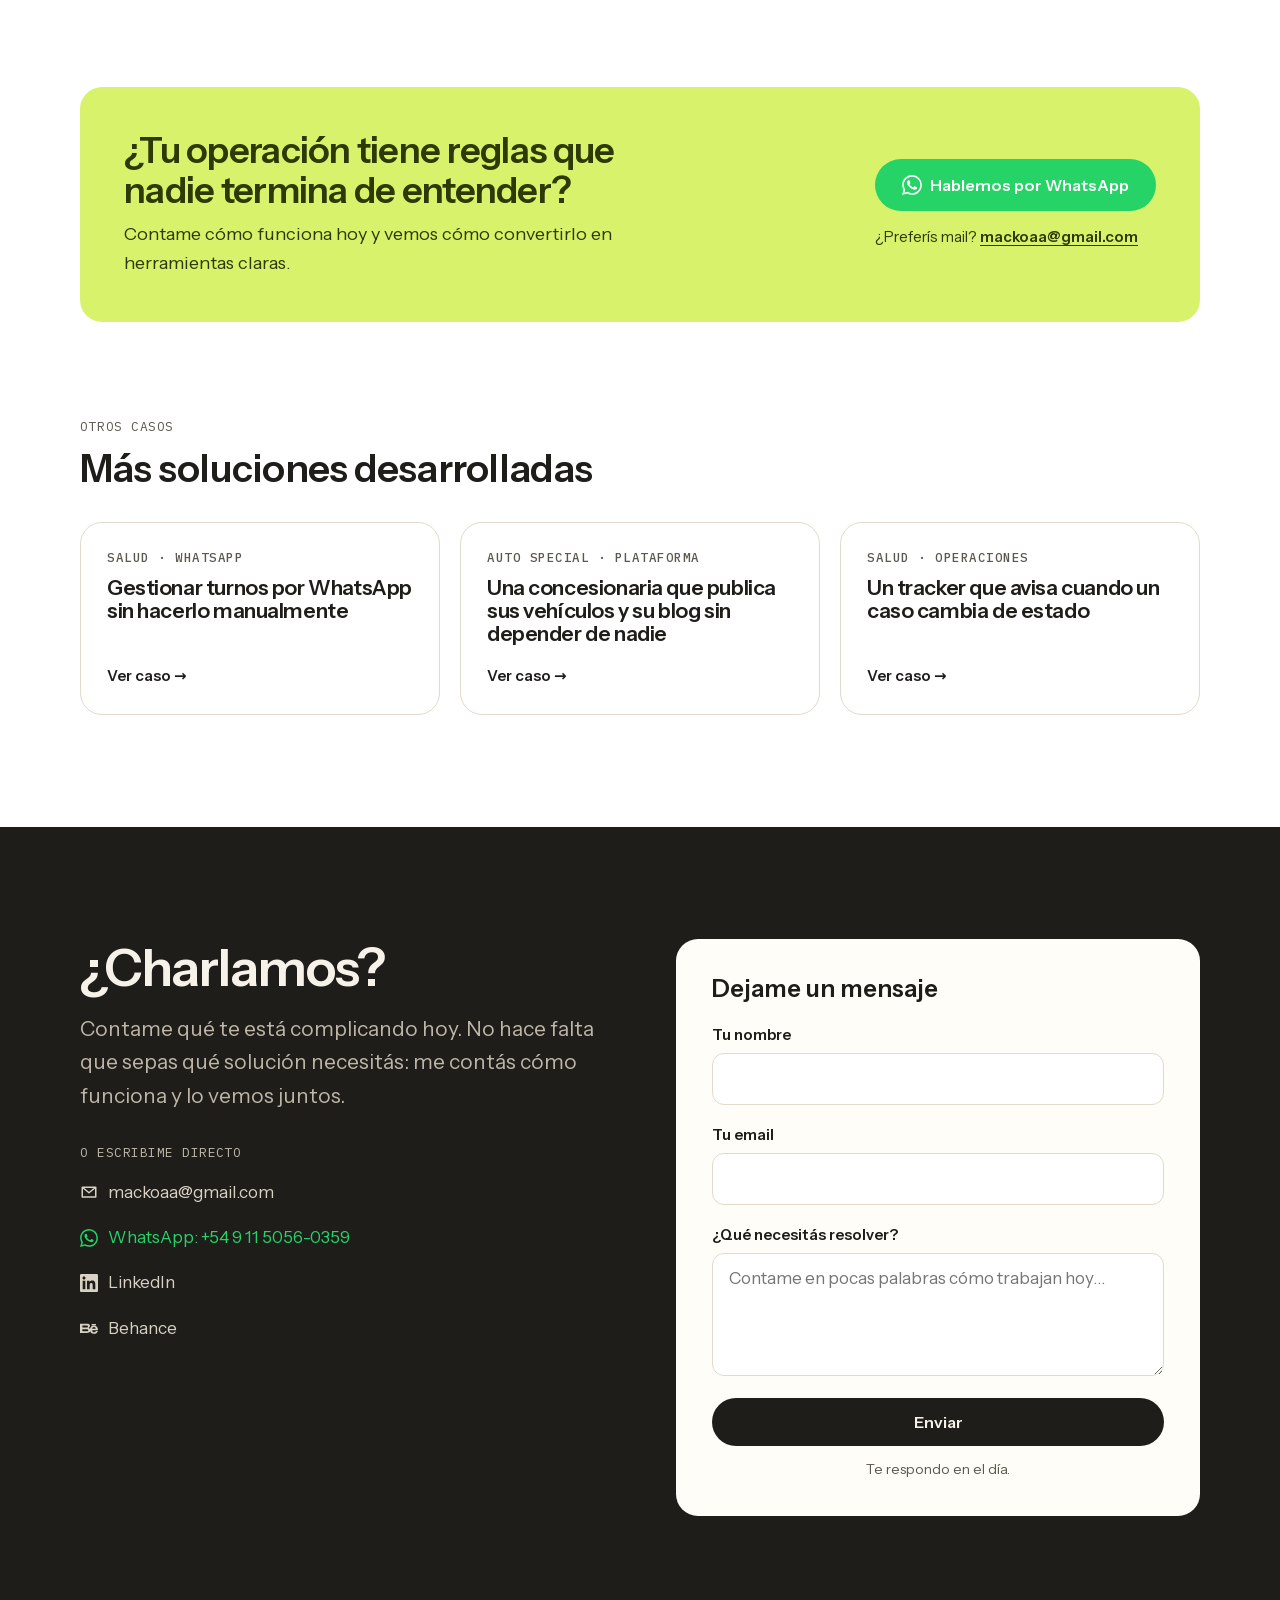
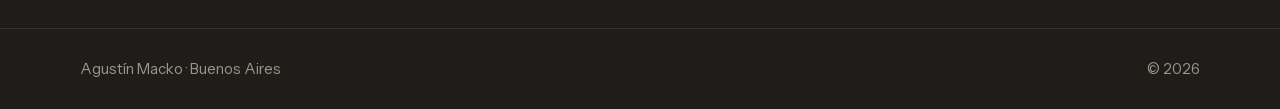
<file: casos/laika-catalogo-ivr/index.html>
<!DOCTYPE html>
<html lang="es-AR">
<head>
  <meta charset="UTF-8">
  <meta name="viewport" content="width=device-width, initial-scale=1.0">

  <!-- Google tag (gtag.js) -->
  <script>
    window.dataLayer = window.dataLayer || [];
    function gtag(){dataLayer.push(arguments);}
    gtag('js', new Date());

    gtag('config', 'G-NZE4ZRXTH5');

    (function () {
      var loaded = false;
      function loadGtag() {
        if (loaded) return;
        loaded = true;
        var s = document.createElement('script');
        s.async = true;
        s.src = 'https://www.googletagmanager.com/gtag/js?id=G-NZE4ZRXTH5';
        document.head.appendChild(s);
      }
      ['scroll', 'pointerdown', 'keydown', 'touchstart'].forEach(function (type) {
        window.addEventListener(type, loadGtag, { once: true, passive: true });
      });
      window.addEventListener('load', function () { setTimeout(loadGtag, 3500); });
    })();
  </script>
  <title>Laika: herramientas internas, catálogo e IVR con base de datos SQL | Agustín Macko</title>
  <meta name="description" content="Caso real: diseño de herramientas internas para logística, devoluciones y pagos, desarrollo del catálogo y un IVR conectado a una base de datos SQL para la atención telefónica de Laika.">
  <meta name="author" content="Agustín Macko">
  <meta name="robots" content="index, follow, max-image-preview:large">
  <meta name="theme-color" content="#FFFFFF">
  <link rel="icon" href="/favicon.svg" type="image/svg+xml">
  <link rel="apple-touch-icon" href="/img/apple-touch-icon.png">

  <meta property="og:type" content="article">
  <meta property="og:locale" content="es_AR">
  <meta property="og:site_name" content="Agustín Macko">
  <meta property="og:title" content="Del catálogo a la atención telefónica: producto y sistema para Laika">
  <meta property="og:description" content="Herramientas internas, catálogo e IVR con base de datos SQL para un e-commerce de productos para mascotas.">
  <meta property="og:url" content="https://agustinmacko.com.ar/casos/laika-catalogo-ivr/">
  <meta property="og:image" content="https://agustinmacko.com.ar/img/laika.webp">
  <meta property="og:image:alt" content="Tienda online de Laika, productos para mascotas">
  <meta name="twitter:card" content="summary_large_image">
  <meta name="twitter:title" content="Del catálogo a la atención telefónica: producto y sistema para Laika">
  <meta name="twitter:description" content="Herramientas internas, catálogo e IVR con base de datos SQL para un e-commerce de productos para mascotas.">
  <meta name="twitter:image" content="https://agustinmacko.com.ar/img/laika.webp">
  <link rel="canonical" href="https://agustinmacko.com.ar/casos/laika-catalogo-ivr/">

  <script type="application/ld+json">
  {
    "@context": "https://schema.org",
    "@graph": [
      {
        "@type": "CreativeWork",
        "@id": "https://agustinmacko.com.ar/casos/laika-catalogo-ivr/#caso",
        "name": "Laika: herramientas internas, catálogo e IVR",
        "headline": "Del catálogo a la atención telefónica: producto y sistema para Laika",
        "description": "Diseño de herramientas internas para logística, devoluciones, pagos y reglas de negocio, desarrollo del catálogo y un IVR conectado a una base de datos SQL.",
        "url": "https://agustinmacko.com.ar/casos/laika-catalogo-ivr/",
        "image": "https://agustinmacko.com.ar/img/laika.webp",
        "inLanguage": "es-AR",
        "author": { "@id": "https://agustinmacko.com.ar/#person" },
        "about": ["Herramientas para operaciones", "Product Design", "Automatizaciones"],
        "keywords": "IVR con base de datos SQL, atención telefónica automatizada, herramientas internas e-commerce, catálogo de productos, diseño de producto"
      },
      {
        "@type": "BreadcrumbList",
        "itemListElement": [
          { "@type": "ListItem", "position": 1, "name": "Inicio", "item": "https://agustinmacko.com.ar/" },
          { "@type": "ListItem", "position": 2, "name": "Proyectos", "item": "https://agustinmacko.com.ar/#proyectos" },
          { "@type": "ListItem", "position": 3, "name": "Laika: catálogo e IVR" }
        ]
      }
    ]
  }
  </script>

  <link rel="preload" href="/fonts/instrument-sans-latin.woff2" as="font" type="font/woff2" crossorigin>

  <link rel="stylesheet" href="/css/styles.css?v=20261108i">
  <script>document.documentElement.classList.add('js');</script>
</head>
<body data-case="laika-catalogo-ivr">

  <a href="#main" class="skip-link">Saltar al contenido</a>

  <header class="header" id="header">
    <div class="wrap header-inner">
      <a href="/" class="brand">Agustín Macko</a>

      <nav class="nav" aria-label="Navegación principal">
        <a href="/#proyectos">Proyectos</a>
        <a href="/#sobre-mi">Sobre mí</a>
        <a href="https://www.linkedin.com/in/macko-agustin/" target="_blank" rel="noopener noreferrer">LinkedIn</a>
        <a href="#contacto" class="btn btn-dark btn-sm">Escribime</a>
      </nav>

      <button type="button" class="menu-toggle" id="menu-toggle" aria-label="Abrir menú" aria-expanded="false" aria-controls="mobile-menu">
        <span></span><span></span>
      </button>
    </div>

    <div class="mobile-menu" id="mobile-menu" aria-hidden="true">
      <a href="/#proyectos">Proyectos</a>
      <a href="/#sobre-mi">Sobre mí</a>
      <a href="https://www.linkedin.com/in/macko-agustin/" target="_blank" rel="noopener noreferrer" class="ico ico-in">LinkedIn</a>
      <a href="#contacto" class="btn btn-dark">Escribime</a>
    </div>
  </header>

  <main id="main">

    <section class="case-hero" id="caso" aria-labelledby="case-title">
      <div class="wrap">
        <nav aria-label="Ruta de navegación">
          <ol class="crumbs">
            <li><a href="/">Inicio</a></li>
            <li><a href="/#proyectos">Proyectos</a></li>
            <li aria-current="page">Laika: catálogo e IVR</li>
          </ol>
        </nav>

        <p class="project-tag">Laika · Producto · Fullstack</p>
        <h1 id="case-title">Del catálogo a la atención telefónica: <span class="mark">producto y sistema</span> para Laika</h1>
        <div class="case-intro">
          <div>
            <p class="case-summary">En Laika, un e-commerce de productos para mascotas, diseñé las herramientas internas que usa el equipo para logística, devoluciones, pagos y reglas de negocio, desarrollé el catálogo y construí un IVR conectado a una base de datos SQL para la atención telefónica.</p>
            <div class="actions">
              <a data-location="caso-laika" href="https://wa.me/5491150560359?text=Hola%20Agust%C3%ADn%2C%20vi%20el%20caso%20de%20Laika%20y%20quiero%20algo%20parecido" target="_blank" rel="noopener noreferrer" class="btn btn-wa">Quiero algo así para mi empresa</a>
              <a href="#" class="btn btn-line" data-agenda data-location="caso-laika" hidden>Agendar 15 minutos</a>
              <a href="https://laika.com.co/" target="_blank" rel="noopener noreferrer" class="btn btn-line">Ver sitio online ↗</a>
            </div>
            <p class="alt-contact">¿Preferís mail? <a href="https://mail.google.com/mail/?view=cm&amp;fs=1&amp;to=mackoaa@gmail.com&amp;su=Consulta%20desde%20agustinmacko.com.ar&amp;body=Hola%20Agust%C3%ADn%2C%20te%20cuento%20c%C3%B3mo%20trabajamos%20hoy%3A" target="_blank" rel="noopener noreferrer" data-location="caso-laika">mackoaa@gmail.com</a></p>
          </div>
          <dl class="case-facts">
            <div><dt>Cliente</dt><dd>Laika, e-commerce de productos para mascotas</dd></div>
            <div><dt>Qué resuelve</dt><dd>Operaciones con muchos estados y excepciones, y atención telefónica manual</dd></div>
            <div><dt>Qué hice</dt><dd>Diseño de producto, desarrollo del catálogo y del IVR</dd></div>
          </dl>
        </div>

        <figure class="case-shot">
          <img srcset="/img/laika-480.webp 480w, /img/laika-800.webp 800w, /img/laika.webp 1200w" sizes="(max-width: 1168px) calc(100vw - 48px), 1120px" src="/img/laika.webp" width="1200" height="550" alt="Tienda online de Laika, productos para mascotas">
        </figure>
      </div>
    </section>

    <section class="section" aria-label="Detalle del caso">
      <div class="wrap case-content">

        <div class="case-block" id="problema">
          <header class="case-block-head">
            <p class="case-kicker">El problema</p>
            <h2>Una operación con muchos estados, excepciones y canales</h2>
          </header>
          <div class="case-block-body">
            <p>Un e-commerce en crecimiento acumula procesos que dependen unos de otros: un pedido pasa por logística, puede terminar en una devolución, tiene un pago asociado y está atado a un catálogo que cambia todo el tiempo. Cada uno de esos procesos tiene reglas y excepciones propias.</p>
            <p>Cuando las herramientas internas no reflejan bien esas reglas, el equipo opera con ambigüedad y aumenta el margen de error. Y cuando los clientes llaman por teléfono, cada consulta depende de que alguien atienda y busque la información a mano.</p>
          </div>
        </div>

        <div class="case-block" id="solucion">
          <header class="case-block-head">
            <p class="case-kicker">La solución</p>
            <h2>Herramientas claras para el equipo, un catálogo ordenado y un IVR con datos reales</h2>
          </header>
          <div class="case-block-body">
            <p>Trabajé tanto en el diseño del producto como en el desarrollo, desde las pantallas que usa el equipo hasta los sistemas que hay detrás.</p>
            <ul class="case-list">
              <li><strong>Herramientas internas</strong>Diseño de los flujos de logística, devoluciones, pagos y reglas de negocio, para que cada estado y cada excepción se entiendan a simple vista.</li>
              <li><strong>Catálogo</strong>Desarrollo del catálogo de productos, la base sobre la que se apoyan la tienda y la operación.</li>
              <li><strong>IVR con base de datos SQL</strong>Un sistema de atención telefónica automatizada: cada llamada pasa por un menú de opciones que se apoya en una base de datos SQL antes de llegar a una persona.</li>
              <li><strong>Design System</strong>Componentes y criterios compartidos para que las herramientas mantengan coherencia a medida que crecen.</li>
            </ul>
          </div>
        </div>

        <div class="case-block" id="resultado">
          <header class="case-block-head">
            <p class="case-kicker">El resultado</p>
            <h2>Menos ambigüedad en la operación y una atención telefónica más ordenada</h2>
          </header>
          <div class="case-block-body">
            <p>Quien opera el sistema todos los días toma decisiones con menos ambigüedad y menos margen de error, porque las herramientas reflejan cómo funciona realmente el negocio.</p>
            <p>Del lado de la atención, el IVR ordena las llamadas antes de que lleguen al equipo, y la información que necesita cada consulta sale de la misma base de datos en lugar de buscarse a mano.</p>
          </div>
        </div>

        <div class="case-block" id="stack">
          <header class="case-block-head">
            <p class="case-kicker">Tecnología y disciplinas</p>
            <h2>Cómo está construido</h2>
          </header>
          <div class="case-block-body">
            <p>Diseño de producto y UX/UI con un design system propio, desarrollo frontend del catálogo e IVR conectado a una base de datos SQL.</p>
            <ul class="project-stack" aria-label="Tecnologías"><li>Product Design</li><li>UX/UI</li><li>Design System</li><li>Frontend</li><li>IVR</li><li>SQL</li></ul>
          </div>
        </div>

        <div class="case-block" id="preguntas">
          <header class="case-block-head">
            <p class="case-kicker">Preguntas frecuentes</p>
            <h2>Lo que suelen preguntarme sobre este tipo de proyecto</h2>
          </header>
          <div class="case-block-body">
            <div class="faq">
              <details>
                <summary>¿Qué es un IVR y para qué sirve?</summary>
                <p>Es un sistema de respuesta telefónica automática: quien llama elige opciones en un menú y el sistema lo guía o lo deriva según lo que necesita. Conectado a una base de datos, puede usar información real en lugar de respuestas fijas.</p>
              </details>
              <details>
                <summary>¿Se puede integrar con los sistemas que ya usamos?</summary>
                <p>En general sí. Lo primero es revisar dónde están hoy los datos que necesita la atención y desde ahí definir cómo conectarlos.</p>
              </details>
              <details>
                <summary>¿Hacés solo el diseño o también el desarrollo?</summary>
                <p>Las dos cosas. Puedo diseñar las herramientas, desarrollarlas, o hacer ambas, que es cuando mejor se nota que lo que se decide en una pantalla llega igual al sistema.</p>
              </details>
            </div>
          </div>
        </div>

        <div class="case-cta">
          <div>
            <h2>¿Tu operación tiene reglas que nadie termina de entender?</h2>
            <p>Contame cómo funciona hoy y vemos cómo convertirlo en herramientas claras.</p>
          </div>
          <div class="cta-group">
            <div class="actions">
              <a data-location="caso-laika-cierre" href="https://wa.me/5491150560359?text=Hola%20Agust%C3%ADn%2C%20vi%20el%20caso%20de%20Laika%20y%20quiero%20algo%20parecido" target="_blank" rel="noopener noreferrer" class="btn btn-wa">Hablemos por WhatsApp</a>
              <a href="#" class="btn btn-line" data-agenda data-location="caso-laika-cierre" hidden>Agendar 15 minutos</a>
            </div>
            <p class="alt-contact">¿Preferís mail? <a href="https://mail.google.com/mail/?view=cm&amp;fs=1&amp;to=mackoaa@gmail.com&amp;su=Consulta%20desde%20agustinmacko.com.ar&amp;body=Hola%20Agust%C3%ADn%2C%20te%20cuento%20c%C3%B3mo%20trabajamos%20hoy%3A" target="_blank" rel="noopener noreferrer" data-location="caso-laika-cierre">mackoaa@gmail.com</a></p>
          </div>
        </div>

        <div class="case-block" id="otros-casos">
          <header class="case-block-head">
            <p class="case-kicker">Otros casos</p>
            <h2>Más soluciones desarrolladas</h2>
          </header>
          <div class="case-block-body">
            <div class="case-more">
              <a href="/casos/turnos-whatsapp-clinicas/" class="case-card">
                <span class="project-tag">Salud · WhatsApp</span>
                <h3>Gestionar turnos por WhatsApp sin hacerlo manualmente</h3>
                <span>Ver caso →</span>
              </a>
              <a href="/casos/plataforma-concesionaria-auto-special/" class="case-card">
                <span class="project-tag">Auto Special · Plataforma</span>
                <h3>Una concesionaria que publica sus vehículos y su blog sin depender de nadie</h3>
                <span>Ver caso →</span>
              </a>
              <a href="/casos/tracker-polizas/" class="case-card">
                <span class="project-tag">Salud · Operaciones</span>
                <h3>Un tracker que avisa cuando un caso cambia de estado</h3>
                <span>Ver caso →</span>
              </a>
            </div>
          </div>
        </div>

      </div>
    </section>

    <section class="section contact" id="contacto" aria-labelledby="contacto-title">
      <div class="wrap contact-grid">
        <div class="contact-copy">
          <h2 class="title" id="contacto-title">¿Charlamos?</h2>
          <p class="lead">Contame qué te está complicando hoy. No hace falta que sepas qué solución necesitás: me contás cómo funciona y lo vemos juntos.</p>
        </div>

        <form data-location="caso-laika-contacto" action="https://formspree.io/f/myzgvjbd" method="POST" class="form" id="form">
          <input type="hidden" name="_subject" value="Nueva consulta desde agustinmacko.com.ar">
          <input type="hidden" name="pagina_origen" value="" data-fill="page">
          <input type="hidden" name="utm_source" value="" data-fill="utm_source">
          <input type="hidden" name="utm_medium" value="" data-fill="utm_medium">
          <input type="hidden" name="utm_campaign" value="" data-fill="utm_campaign">
          <input type="text" name="_gotcha" class="hp" tabindex="-1" autocomplete="off" aria-hidden="true">
          <input type="hidden" name="origen" value="Caso: Laika">
          <p class="form-title">Dejame un mensaje</p>
          <label for="nombre">Tu nombre</label>
          <input type="text" id="nombre" name="nombre" autocomplete="name" required>
          <label for="email">Tu email</label>
          <input type="email" id="email" name="email" autocomplete="email" required>
          <label for="mensaje">¿Qué necesitás resolver?</label>
          <textarea id="mensaje" name="mensaje" rows="4" placeholder="Contame en pocas palabras cómo trabajan hoy…" required></textarea>
          <button type="submit" class="btn btn-dark btn-block">Enviar</button>
          <!-- TODO: confirmar que puedo responder en el día; si no, cambiar por "Te respondo en menos de 48 hs." -->
          <p class="form-note">Te respondo en el día.</p>
          <p class="form-status" role="status" aria-live="polite" hidden></p>
        </form>

        <div class="contact-alt">
          <p class="contact-alt-title">O escribime directo</p>
          <ul class="contact-list">
            <li><a data-location="caso-laika-contacto" href="https://mail.google.com/mail/?view=cm&amp;fs=1&amp;to=mackoaa@gmail.com&amp;su=Consulta%20desde%20agustinmacko.com.ar&amp;body=Hola%20Agust%C3%ADn%2C%20te%20cuento%20c%C3%B3mo%20trabajamos%20hoy%3A" target="_blank" rel="noopener noreferrer" class="ico ico-mail">mackoaa@gmail.com</a></li>
            <li><a data-location="caso-laika-contacto" href="https://wa.me/5491150560359" target="_blank" rel="noopener noreferrer" class="ico ico-wa">WhatsApp: +54 9 11 5056-0359</a></li>
            <li><a href="https://www.linkedin.com/in/macko-agustin/" target="_blank" rel="noopener noreferrer" class="ico ico-in">LinkedIn</a></li>
            <li><a href="https://www.behance.net/agustinmacko" target="_blank" rel="noopener noreferrer" class="ico ico-be">Behance</a></li>
          </ul>
          <a href="#" class="btn btn-line" data-agenda data-location="caso-laika-contacto" hidden>Agendar 15 minutos</a>
        </div>
      </div>
    </section>

  </main>

  <footer class="footer">
    <div class="wrap footer-inner">
      <span>Agustín Macko · Buenos Aires</span>
      <span>© 2026</span>
    </div>
  </footer>

  <script src="/js/main.js?v=20261108i"></script>
</body>
</html>
</file>
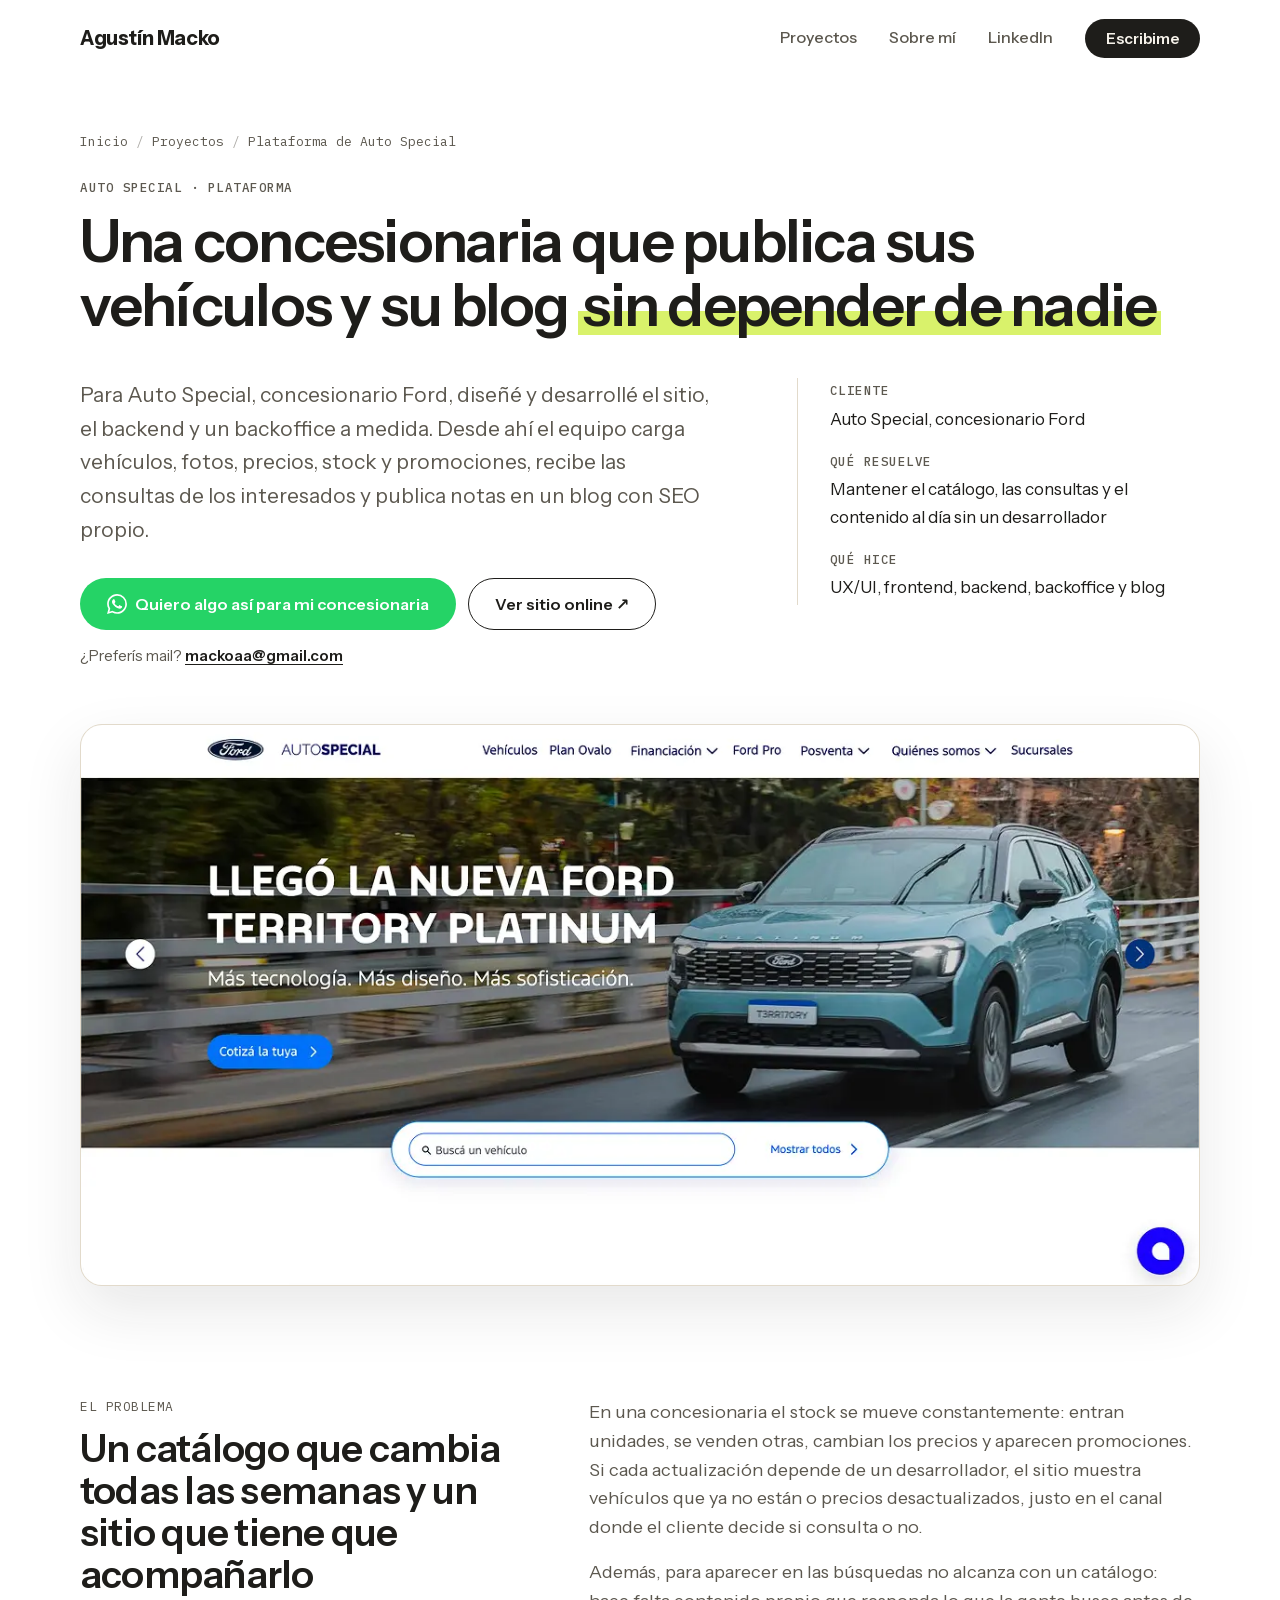
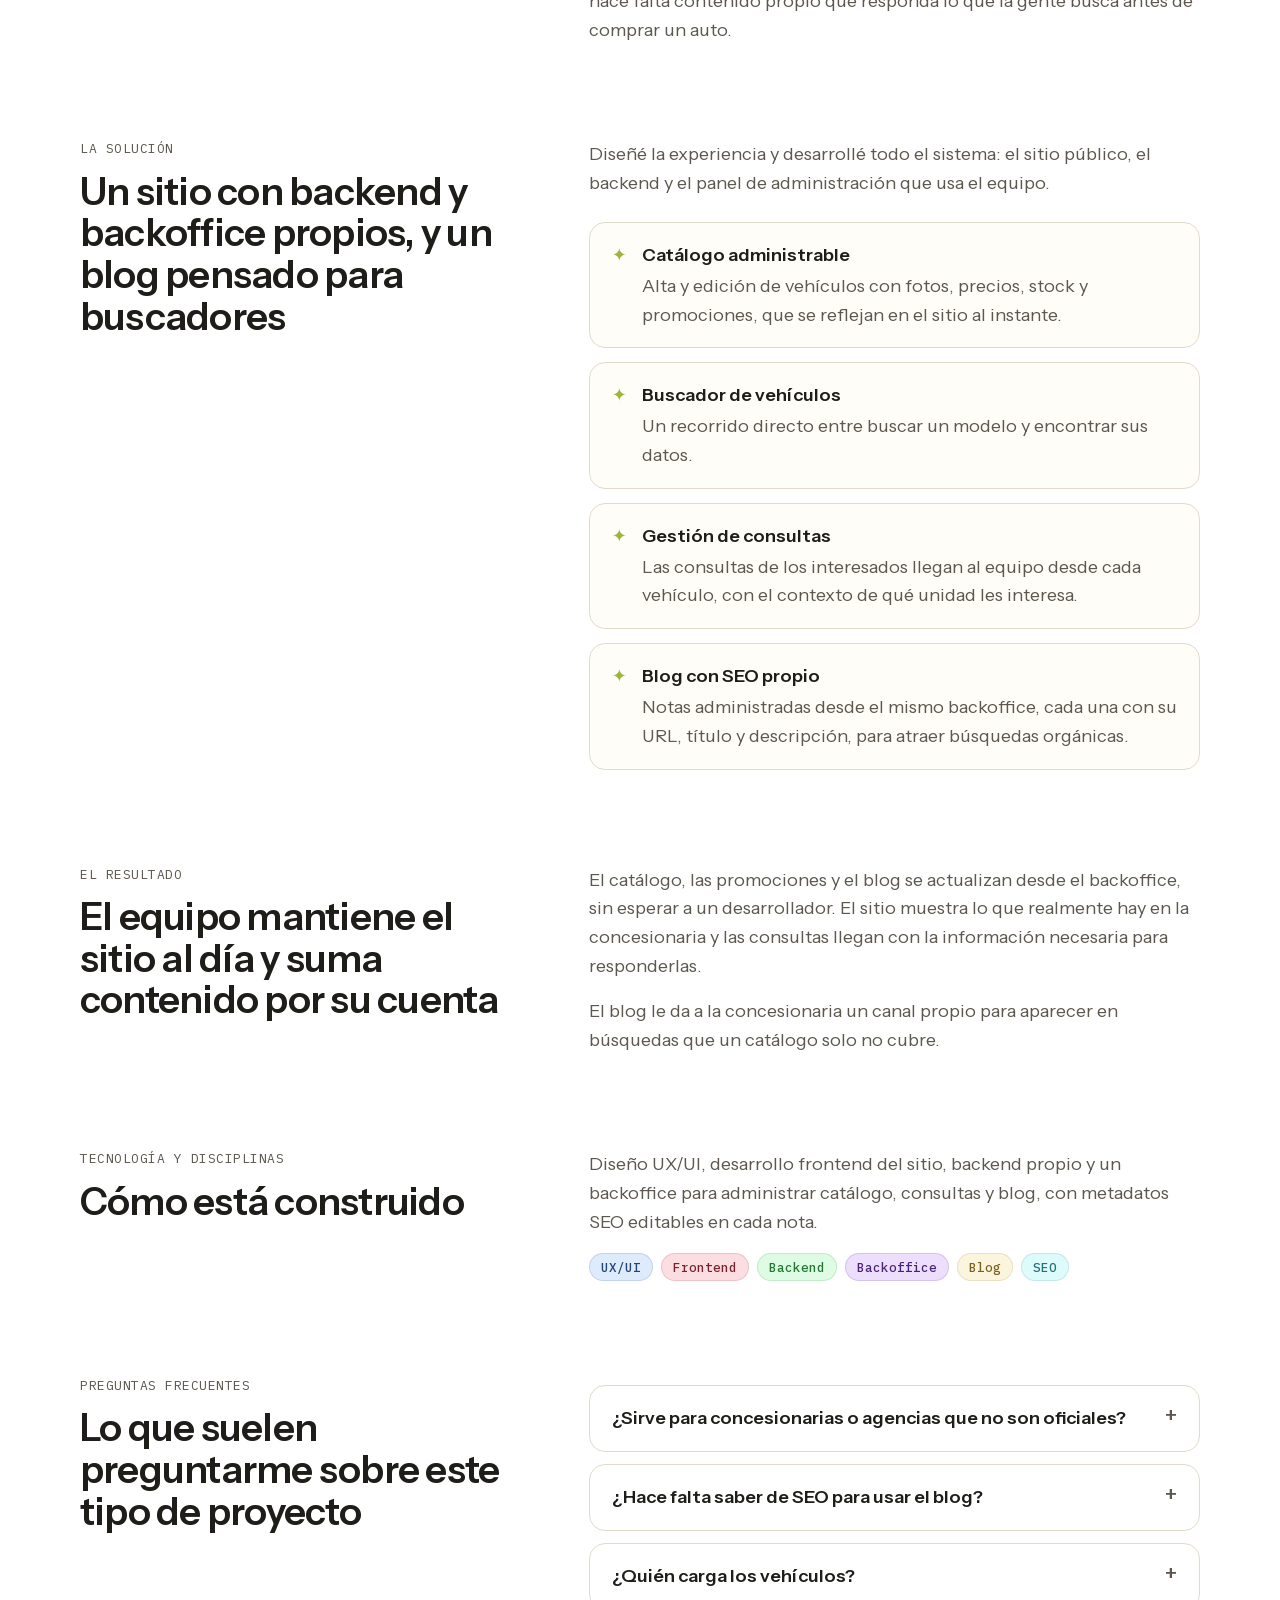
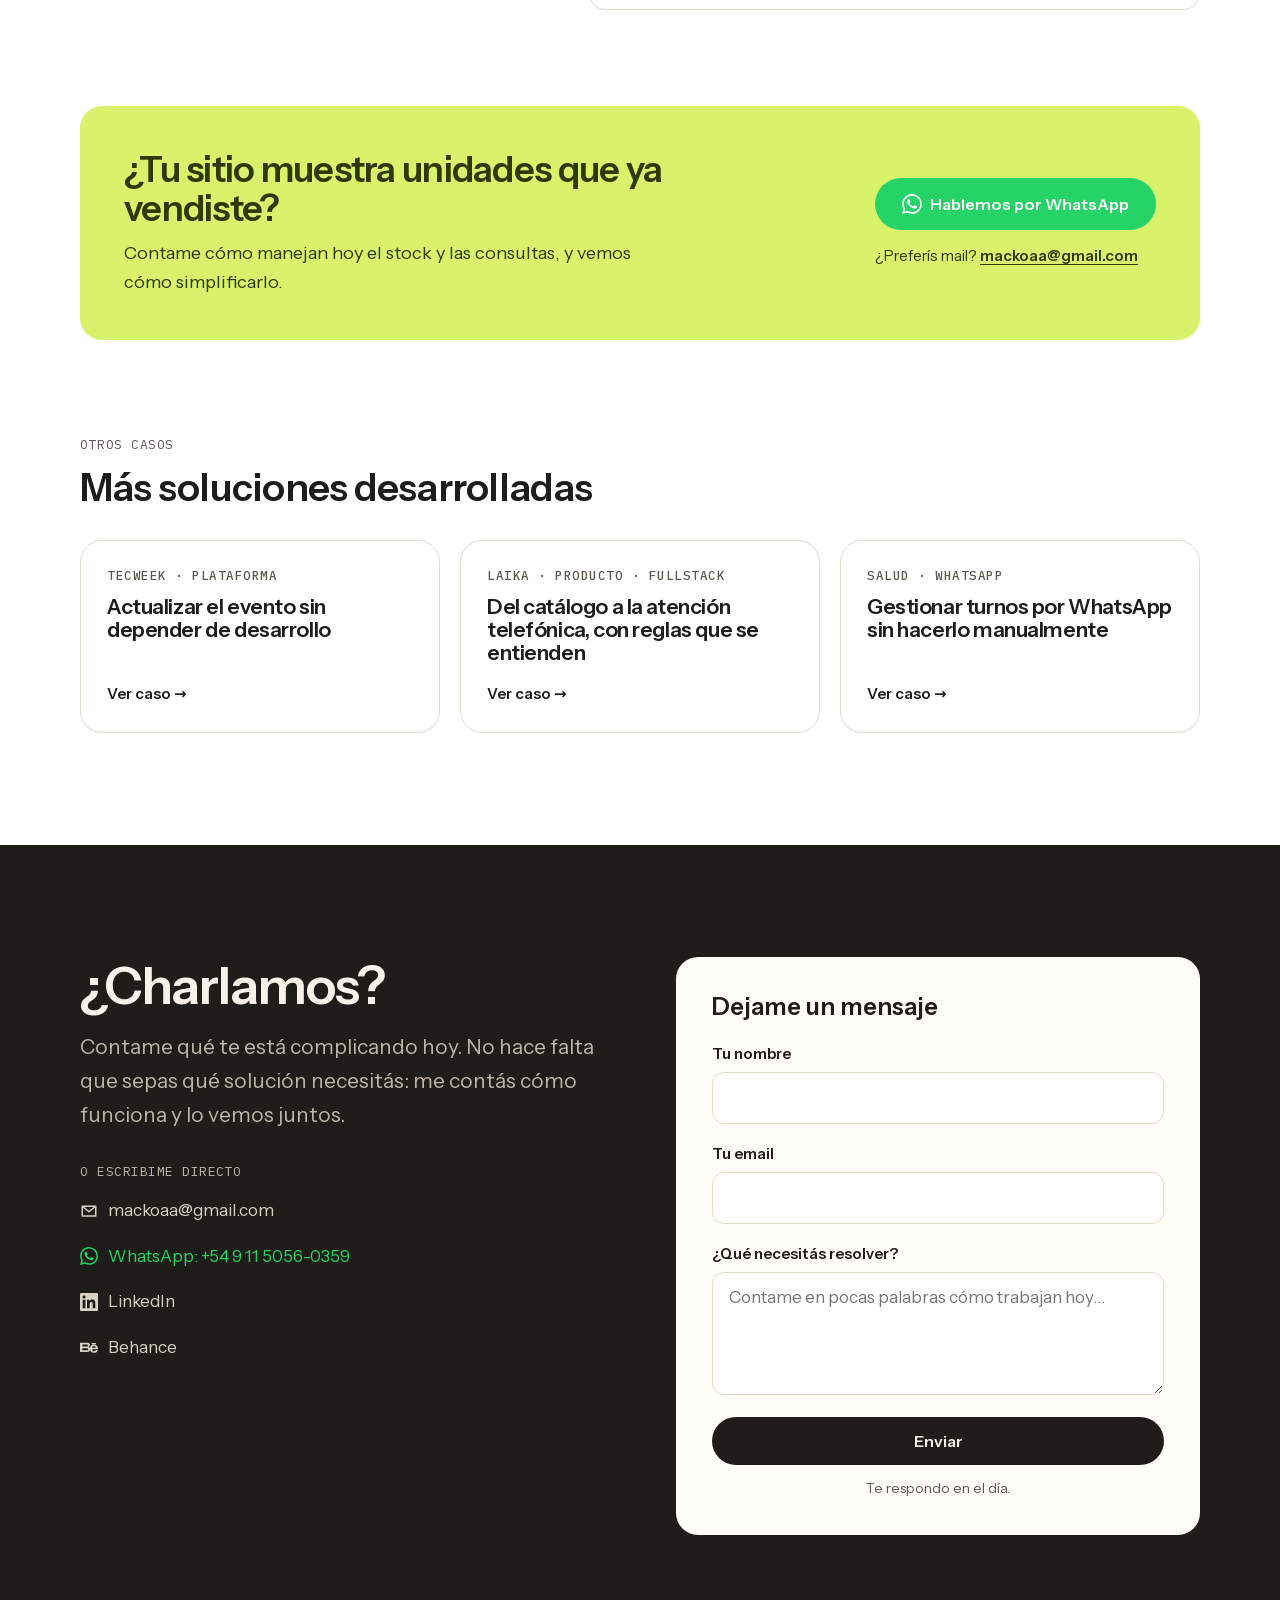
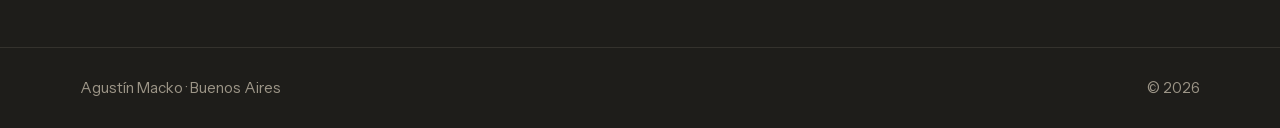
<file: casos/plataforma-concesionaria-auto-special/index.html>
<!DOCTYPE html>
<html lang="es-AR">
<head>
  <meta charset="UTF-8">
  <meta name="viewport" content="width=device-width, initial-scale=1.0">

  <!-- Google tag (gtag.js) -->
  <script>
    window.dataLayer = window.dataLayer || [];
    function gtag(){dataLayer.push(arguments);}
    gtag('js', new Date());

    gtag('config', 'G-NZE4ZRXTH5');

    (function () {
      var loaded = false;
      function loadGtag() {
        if (loaded) return;
        loaded = true;
        var s = document.createElement('script');
        s.async = true;
        s.src = 'https://www.googletagmanager.com/gtag/js?id=G-NZE4ZRXTH5';
        document.head.appendChild(s);
      }
      ['scroll', 'pointerdown', 'keydown', 'touchstart'].forEach(function (type) {
        window.addEventListener(type, loadGtag, { once: true, passive: true });
      });
      window.addEventListener('load', function () { setTimeout(loadGtag, 3500); });
    })();
  </script>
  <title>Sitio, backoffice y blog para concesionaria: caso Auto Special | Agustín Macko</title>
  <meta name="description" content="Caso real: plataforma para Auto Special, concesionario Ford, con backoffice para cargar vehículos, fotos, precios, stock y promociones, gestión de consultas y un blog con SEO propio.">
  <meta name="author" content="Agustín Macko">
  <meta name="robots" content="index, follow, max-image-preview:large">
  <meta name="theme-color" content="#FFFFFF">
  <link rel="icon" href="/favicon.svg" type="image/svg+xml">
  <link rel="apple-touch-icon" href="/img/apple-touch-icon.png">

  <meta property="og:type" content="article">
  <meta property="og:locale" content="es_AR">
  <meta property="og:site_name" content="Agustín Macko">
  <meta property="og:title" content="Una concesionaria que publica sus vehículos y su blog sin depender de nadie">
  <meta property="og:description" content="Sitio, backend, backoffice y blog para Auto Special: catálogo de vehículos, consultas y contenido administrados por el propio equipo.">
  <meta property="og:url" content="https://agustinmacko.com.ar/casos/plataforma-concesionaria-auto-special/">
  <meta property="og:image" content="https://agustinmacko.com.ar/img/autospecial2026.webp">
  <meta property="og:image:alt" content="Sitio de Auto Special, concesionario Ford, con buscador de vehículos">
  <meta name="twitter:card" content="summary_large_image">
  <meta name="twitter:title" content="Una concesionaria que publica sus vehículos y su blog sin depender de nadie">
  <meta name="twitter:description" content="Sitio, backend, backoffice y blog para Auto Special: catálogo de vehículos, consultas y contenido administrados por el propio equipo.">
  <meta name="twitter:image" content="https://agustinmacko.com.ar/img/autospecial2026.webp">
  <link rel="canonical" href="https://agustinmacko.com.ar/casos/plataforma-concesionaria-auto-special/">

  <script type="application/ld+json">
  {
    "@context": "https://schema.org",
    "@graph": [
      {
        "@type": "CreativeWork",
        "@id": "https://agustinmacko.com.ar/casos/plataforma-concesionaria-auto-special/#caso",
        "name": "Plataforma para la concesionaria Auto Special",
        "headline": "Una concesionaria que publica sus vehículos y su blog sin depender de nadie",
        "description": "Sitio, backend y backoffice para Auto Special: carga de vehículos, fotos, precios, stock y promociones, gestión de consultas y blog con SEO propio.",
        "url": "https://agustinmacko.com.ar/casos/plataforma-concesionaria-auto-special/",
        "image": "https://agustinmacko.com.ar/img/autospecial2026.webp",
        "inLanguage": "es-AR",
        "author": { "@id": "https://agustinmacko.com.ar/#person" },
        "about": ["Backoffices", "Plataformas administrables", "Desarrollo fullstack"],
        "keywords": "sitio para concesionaria, backoffice para concesionaria, catálogo de vehículos administrable, blog con SEO, plataforma para agencia de autos"
      },
      {
        "@type": "BreadcrumbList",
        "itemListElement": [
          { "@type": "ListItem", "position": 1, "name": "Inicio", "item": "https://agustinmacko.com.ar/" },
          { "@type": "ListItem", "position": 2, "name": "Proyectos", "item": "https://agustinmacko.com.ar/#proyectos" },
          { "@type": "ListItem", "position": 3, "name": "Plataforma de Auto Special" }
        ]
      }
    ]
  }
  </script>

  <link rel="preload" href="/fonts/instrument-sans-latin.woff2" as="font" type="font/woff2" crossorigin>

  <link rel="stylesheet" href="/css/styles.css?v=20261108i">
  <script>document.documentElement.classList.add('js');</script>
</head>
<body data-case="plataforma-concesionaria-auto-special">

  <a href="#main" class="skip-link">Saltar al contenido</a>

  <header class="header" id="header">
    <div class="wrap header-inner">
      <a href="/" class="brand">Agustín Macko</a>

      <nav class="nav" aria-label="Navegación principal">
        <a href="/#proyectos">Proyectos</a>
        <a href="/#sobre-mi">Sobre mí</a>
        <a href="https://www.linkedin.com/in/macko-agustin/" target="_blank" rel="noopener noreferrer">LinkedIn</a>
        <a href="#contacto" class="btn btn-dark btn-sm">Escribime</a>
      </nav>

      <button type="button" class="menu-toggle" id="menu-toggle" aria-label="Abrir menú" aria-expanded="false" aria-controls="mobile-menu">
        <span></span><span></span>
      </button>
    </div>

    <div class="mobile-menu" id="mobile-menu" aria-hidden="true">
      <a href="/#proyectos">Proyectos</a>
      <a href="/#sobre-mi">Sobre mí</a>
      <a href="https://www.linkedin.com/in/macko-agustin/" target="_blank" rel="noopener noreferrer" class="ico ico-in">LinkedIn</a>
      <a href="#contacto" class="btn btn-dark">Escribime</a>
    </div>
  </header>

  <main id="main">

    <section class="case-hero" id="caso" aria-labelledby="case-title">
      <div class="wrap">
        <nav aria-label="Ruta de navegación">
          <ol class="crumbs">
            <li><a href="/">Inicio</a></li>
            <li><a href="/#proyectos">Proyectos</a></li>
            <li aria-current="page">Plataforma de Auto Special</li>
          </ol>
        </nav>

        <p class="project-tag">Auto Special · Plataforma</p>
        <h1 id="case-title">Una concesionaria que publica sus vehículos y su blog <span class="mark">sin depender de nadie</span></h1>
        <div class="case-intro">
          <div>
            <p class="case-summary">Para Auto Special, concesionario Ford, diseñé y desarrollé el sitio, el backend y un backoffice a medida. Desde ahí el equipo carga vehículos, fotos, precios, stock y promociones, recibe las consultas de los interesados y publica notas en un blog con SEO propio.</p>
            <div class="actions">
              <a data-location="caso-auto-special" href="https://wa.me/5491150560359?text=Hola%20Agust%C3%ADn%2C%20vi%20el%20caso%20de%20Auto%20Special%20y%20quiero%20algo%20parecido" target="_blank" rel="noopener noreferrer" class="btn btn-wa">Quiero algo así para mi concesionaria</a>
              <a href="#" class="btn btn-line" data-agenda data-location="caso-auto-special" hidden>Agendar 15 minutos</a>
              <a href="https://autospecial.com.ar" target="_blank" rel="noopener noreferrer" class="btn btn-line">Ver sitio online ↗</a>
            </div>
            <p class="alt-contact">¿Preferís mail? <a href="https://mail.google.com/mail/?view=cm&amp;fs=1&amp;to=mackoaa@gmail.com&amp;su=Consulta%20desde%20agustinmacko.com.ar&amp;body=Hola%20Agust%C3%ADn%2C%20te%20cuento%20c%C3%B3mo%20trabajamos%20hoy%3A" target="_blank" rel="noopener noreferrer" data-location="caso-auto-special">mackoaa@gmail.com</a></p>
          </div>
          <dl class="case-facts">
            <div><dt>Cliente</dt><dd>Auto Special, concesionario Ford</dd></div>
            <div><dt>Qué resuelve</dt><dd>Mantener el catálogo, las consultas y el contenido al día sin un desarrollador</dd></div>
            <div><dt>Qué hice</dt><dd>UX/UI, frontend, backend, backoffice y blog</dd></div>
          </dl>
        </div>

        <figure class="case-shot">
          <img srcset="/img/autospecial2026-480.webp 480w, /img/autospecial2026-800.webp 800w, /img/autospecial2026.webp 1202w" sizes="(max-width: 1168px) calc(100vw - 48px), 1120px" src="/img/autospecial2026.webp" width="1202" height="602" alt="Sitio de Auto Special, concesionario Ford, con buscador de vehículos">
        </figure>
      </div>
    </section>

    <section class="section" aria-label="Detalle del caso">
      <div class="wrap case-content">

        <div class="case-block" id="problema">
          <header class="case-block-head">
            <p class="case-kicker">El problema</p>
            <h2>Un catálogo que cambia todas las semanas y un sitio que tiene que acompañarlo</h2>
          </header>
          <div class="case-block-body">
            <p>En una concesionaria el stock se mueve constantemente: entran unidades, se venden otras, cambian los precios y aparecen promociones. Si cada actualización depende de un desarrollador, el sitio muestra vehículos que ya no están o precios desactualizados, justo en el canal donde el cliente decide si consulta o no.</p>
            <p>Además, para aparecer en las búsquedas no alcanza con un catálogo: hace falta contenido propio que responda lo que la gente busca antes de comprar un auto.</p>
          </div>
        </div>

        <div class="case-block" id="solucion">
          <header class="case-block-head">
            <p class="case-kicker">La solución</p>
            <h2>Un sitio con backend y backoffice propios, y un blog pensado para buscadores</h2>
          </header>
          <div class="case-block-body">
            <p>Diseñé la experiencia y desarrollé todo el sistema: el sitio público, el backend y el panel de administración que usa el equipo.</p>
            <ul class="case-list">
              <li><strong>Catálogo administrable</strong>Alta y edición de vehículos con fotos, precios, stock y promociones, que se reflejan en el sitio al instante.</li>
              <li><strong>Buscador de vehículos</strong>Un recorrido directo entre buscar un modelo y encontrar sus datos.</li>
              <li><strong>Gestión de consultas</strong>Las consultas de los interesados llegan al equipo desde cada vehículo, con el contexto de qué unidad les interesa.</li>
              <li><strong>Blog con SEO propio</strong>Notas administradas desde el mismo backoffice, cada una con su URL, título y descripción, para atraer búsquedas orgánicas.</li>
            </ul>
          </div>
        </div>

        <div class="case-block" id="resultado">
          <header class="case-block-head">
            <p class="case-kicker">El resultado</p>
            <h2>El equipo mantiene el sitio al día y suma contenido por su cuenta</h2>
          </header>
          <div class="case-block-body">
            <p>El catálogo, las promociones y el blog se actualizan desde el backoffice, sin esperar a un desarrollador. El sitio muestra lo que realmente hay en la concesionaria y las consultas llegan con la información necesaria para responderlas.</p>
            <p>El blog le da a la concesionaria un canal propio para aparecer en búsquedas que un catálogo solo no cubre.</p>
          </div>
        </div>

        <div class="case-block" id="stack">
          <header class="case-block-head">
            <p class="case-kicker">Tecnología y disciplinas</p>
            <h2>Cómo está construido</h2>
          </header>
          <div class="case-block-body">
            <p>Diseño UX/UI, desarrollo frontend del sitio, backend propio y un backoffice para administrar catálogo, consultas y blog, con metadatos SEO editables en cada nota.</p>
            <ul class="project-stack" aria-label="Tecnologías"><li>UX/UI</li><li>Frontend</li><li>Backend</li><li>Backoffice</li><li>Blog</li><li>SEO</li></ul>
          </div>
        </div>

        <div class="case-block" id="preguntas">
          <header class="case-block-head">
            <p class="case-kicker">Preguntas frecuentes</p>
            <h2>Lo que suelen preguntarme sobre este tipo de proyecto</h2>
          </header>
          <div class="case-block-body">
            <div class="faq">
              <details>
                <summary>¿Sirve para concesionarias o agencias que no son oficiales?</summary>
                <p>Sí. La misma estructura funciona para cualquier negocio que publique unidades: agencias de usados, concesionarias multimarca o venta de maquinaria.</p>
              </details>
              <details>
                <summary>¿Hace falta saber de SEO para usar el blog?</summary>
                <p>No. Cada nota tiene campos claros para el título y la descripción, y el resto lo resuelve el sistema.</p>
              </details>
              <details>
                <summary>¿Quién carga los vehículos?</summary>
                <p>El propio equipo, desde el backoffice. No hace falta saber programar ni pedirle cambios a nadie.</p>
              </details>
            </div>
          </div>
        </div>

        <div class="case-cta">
          <div>
            <h2>¿Tu sitio muestra unidades que ya vendiste?</h2>
            <p>Contame cómo manejan hoy el stock y las consultas, y vemos cómo simplificarlo.</p>
          </div>
          <div class="cta-group">
            <div class="actions">
              <a data-location="caso-auto-special-cierre" href="https://wa.me/5491150560359?text=Hola%20Agust%C3%ADn%2C%20vi%20el%20caso%20de%20Auto%20Special%20y%20quiero%20algo%20parecido" target="_blank" rel="noopener noreferrer" class="btn btn-wa">Hablemos por WhatsApp</a>
              <a href="#" class="btn btn-line" data-agenda data-location="caso-auto-special-cierre" hidden>Agendar 15 minutos</a>
            </div>
            <p class="alt-contact">¿Preferís mail? <a href="https://mail.google.com/mail/?view=cm&amp;fs=1&amp;to=mackoaa@gmail.com&amp;su=Consulta%20desde%20agustinmacko.com.ar&amp;body=Hola%20Agust%C3%ADn%2C%20te%20cuento%20c%C3%B3mo%20trabajamos%20hoy%3A" target="_blank" rel="noopener noreferrer" data-location="caso-auto-special-cierre">mackoaa@gmail.com</a></p>
          </div>
        </div>

        <div class="case-block" id="otros-casos">
          <header class="case-block-head">
            <p class="case-kicker">Otros casos</p>
            <h2>Más soluciones desarrolladas</h2>
          </header>
          <div class="case-block-body">
            <div class="case-more">
              <a href="/casos/backoffice-tecweek/" class="case-card">
                <span class="project-tag">TecWeek · Plataforma</span>
                <h3>Actualizar el evento sin depender de desarrollo</h3>
                <span>Ver caso →</span>
              </a>
              <a href="/casos/laika-catalogo-ivr/" class="case-card">
                <span class="project-tag">Laika · Producto · Fullstack</span>
                <h3>Del catálogo a la atención telefónica, con reglas que se entienden</h3>
                <span>Ver caso →</span>
              </a>
              <a href="/casos/turnos-whatsapp-clinicas/" class="case-card">
                <span class="project-tag">Salud · WhatsApp</span>
                <h3>Gestionar turnos por WhatsApp sin hacerlo manualmente</h3>
                <span>Ver caso →</span>
              </a>
            </div>
          </div>
        </div>

      </div>
    </section>

    <section class="section contact" id="contacto" aria-labelledby="contacto-title">
      <div class="wrap contact-grid">
        <div class="contact-copy">
          <h2 class="title" id="contacto-title">¿Charlamos?</h2>
          <p class="lead">Contame qué te está complicando hoy. No hace falta que sepas qué solución necesitás: me contás cómo funciona y lo vemos juntos.</p>
        </div>

        <form data-location="caso-auto-special-contacto" action="https://formspree.io/f/myzgvjbd" method="POST" class="form" id="form">
          <input type="hidden" name="_subject" value="Nueva consulta desde agustinmacko.com.ar">
          <input type="hidden" name="pagina_origen" value="" data-fill="page">
          <input type="hidden" name="utm_source" value="" data-fill="utm_source">
          <input type="hidden" name="utm_medium" value="" data-fill="utm_medium">
          <input type="hidden" name="utm_campaign" value="" data-fill="utm_campaign">
          <input type="text" name="_gotcha" class="hp" tabindex="-1" autocomplete="off" aria-hidden="true">
          <input type="hidden" name="origen" value="Caso: Auto Special">
          <p class="form-title">Dejame un mensaje</p>
          <label for="nombre">Tu nombre</label>
          <input type="text" id="nombre" name="nombre" autocomplete="name" required>
          <label for="email">Tu email</label>
          <input type="email" id="email" name="email" autocomplete="email" required>
          <label for="mensaje">¿Qué necesitás resolver?</label>
          <textarea id="mensaje" name="mensaje" rows="4" placeholder="Contame en pocas palabras cómo trabajan hoy…" required></textarea>
          <button type="submit" class="btn btn-dark btn-block">Enviar</button>
          <!-- TODO: confirmar que puedo responder en el día; si no, cambiar por "Te respondo en menos de 48 hs." -->
          <p class="form-note">Te respondo en el día.</p>
          <p class="form-status" role="status" aria-live="polite" hidden></p>
        </form>

        <div class="contact-alt">
          <p class="contact-alt-title">O escribime directo</p>
          <ul class="contact-list">
            <li><a data-location="caso-auto-special-contacto" href="https://mail.google.com/mail/?view=cm&amp;fs=1&amp;to=mackoaa@gmail.com&amp;su=Consulta%20desde%20agustinmacko.com.ar&amp;body=Hola%20Agust%C3%ADn%2C%20te%20cuento%20c%C3%B3mo%20trabajamos%20hoy%3A" target="_blank" rel="noopener noreferrer" class="ico ico-mail">mackoaa@gmail.com</a></li>
            <li><a data-location="caso-auto-special-contacto" href="https://wa.me/5491150560359" target="_blank" rel="noopener noreferrer" class="ico ico-wa">WhatsApp: +54 9 11 5056-0359</a></li>
            <li><a href="https://www.linkedin.com/in/macko-agustin/" target="_blank" rel="noopener noreferrer" class="ico ico-in">LinkedIn</a></li>
            <li><a href="https://www.behance.net/agustinmacko" target="_blank" rel="noopener noreferrer" class="ico ico-be">Behance</a></li>
          </ul>
          <a href="#" class="btn btn-line" data-agenda data-location="caso-auto-special-contacto" hidden>Agendar 15 minutos</a>
        </div>
      </div>
    </section>

  </main>

  <footer class="footer">
    <div class="wrap footer-inner">
      <span>Agustín Macko · Buenos Aires</span>
      <span>© 2026</span>
    </div>
  </footer>

  <script src="/js/main.js?v=20261108i"></script>
</body>
</html>
</file>
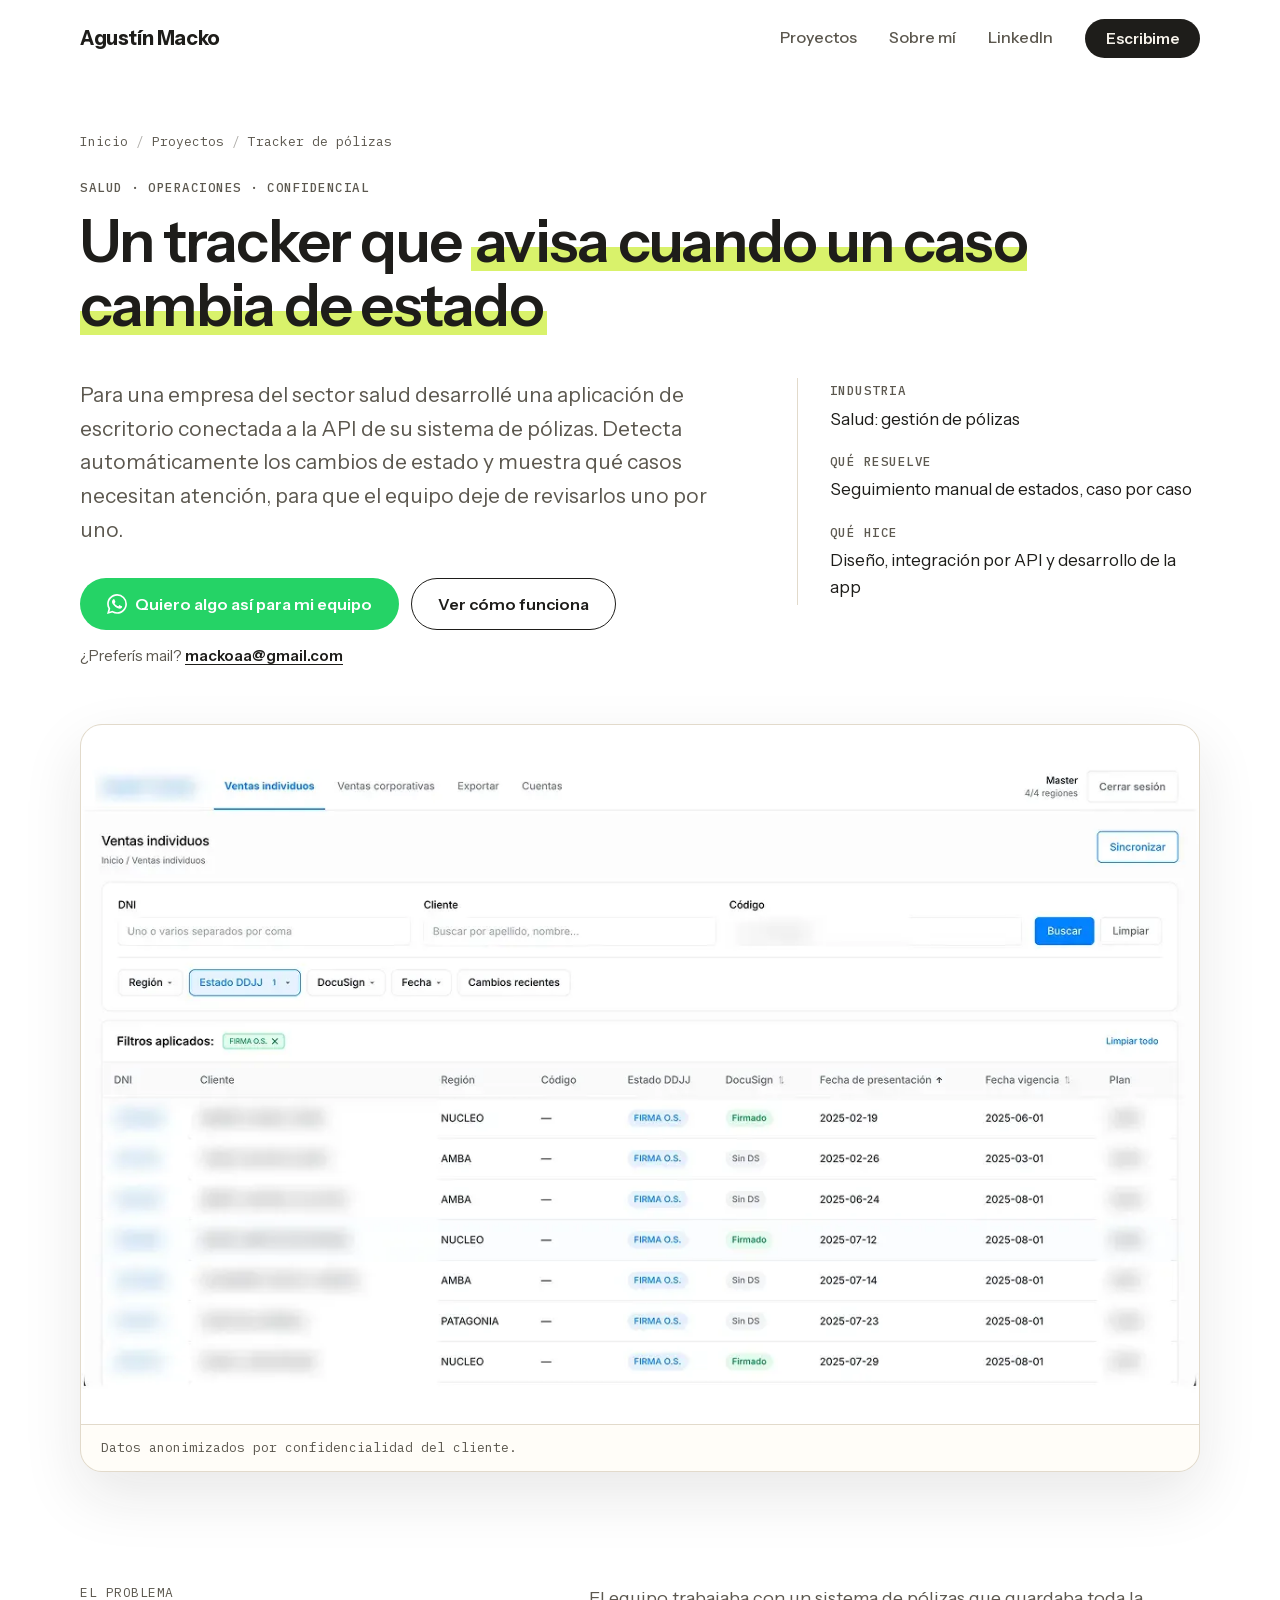
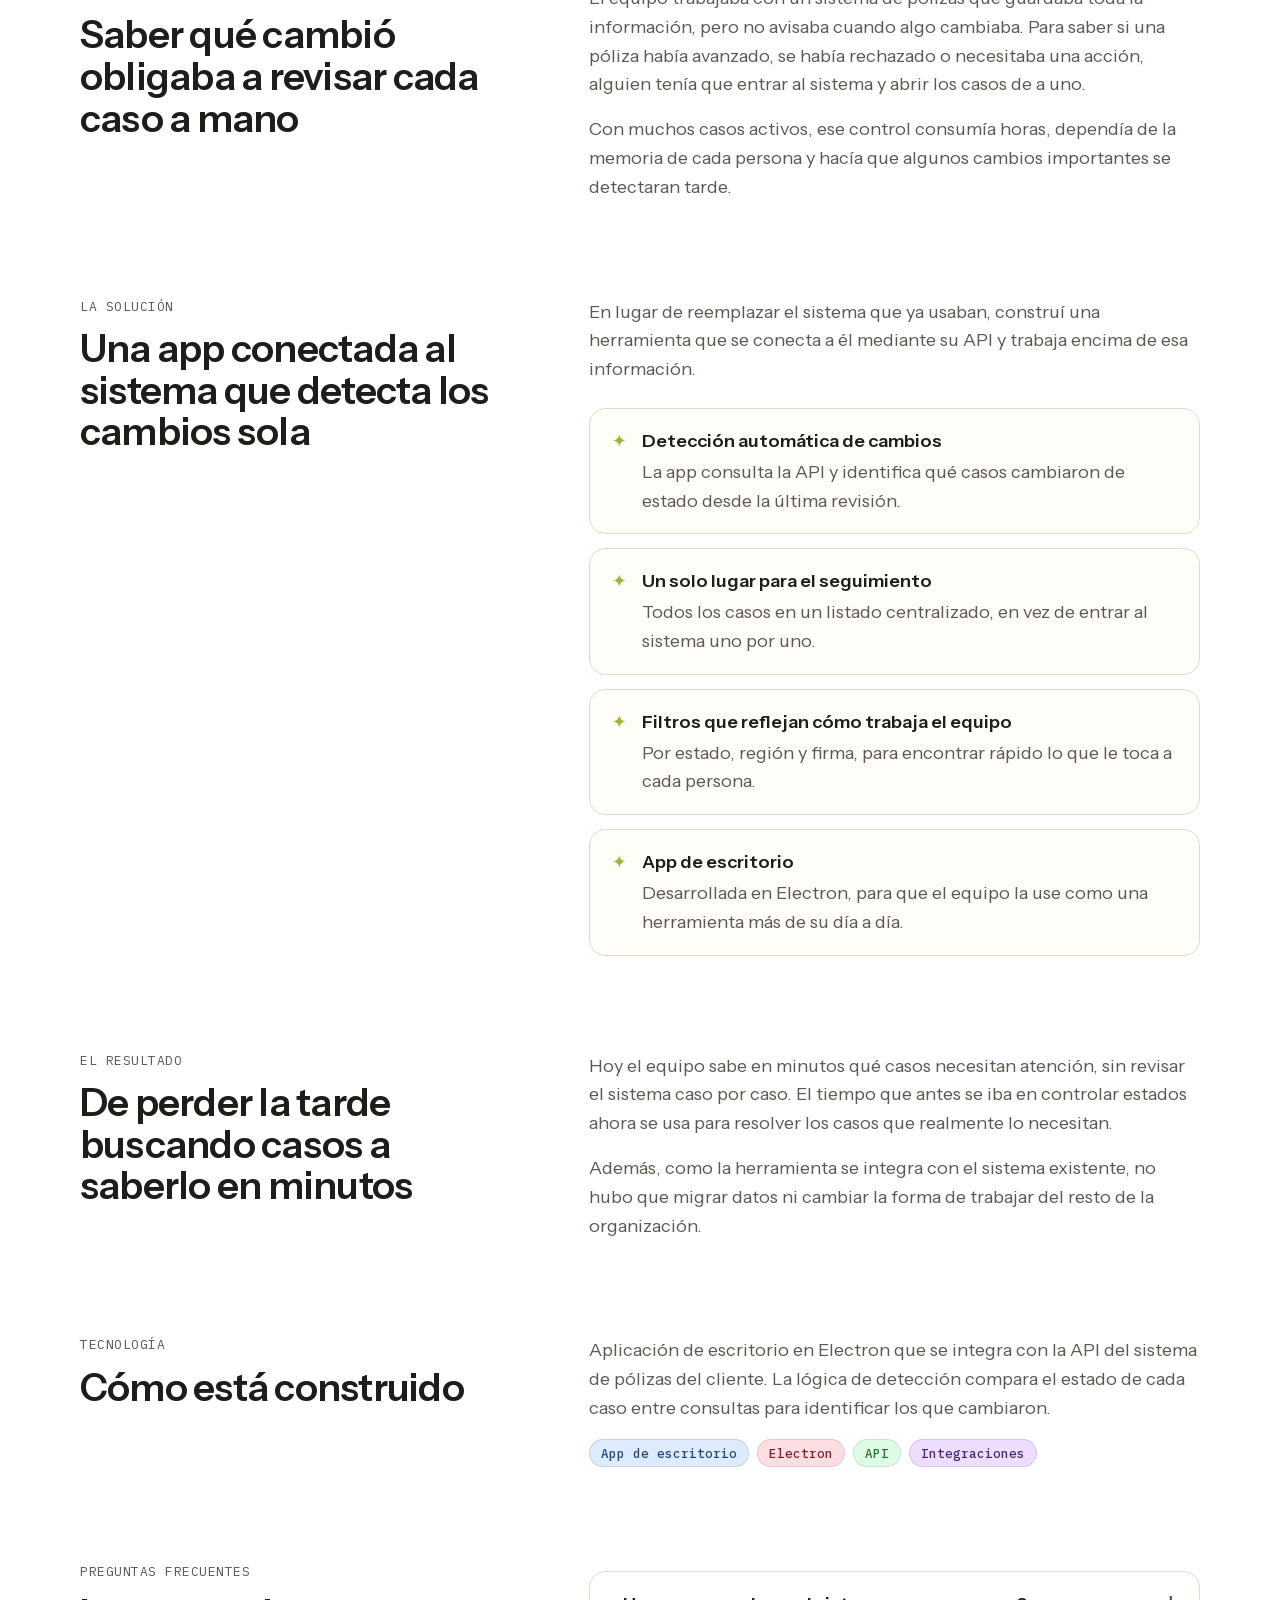
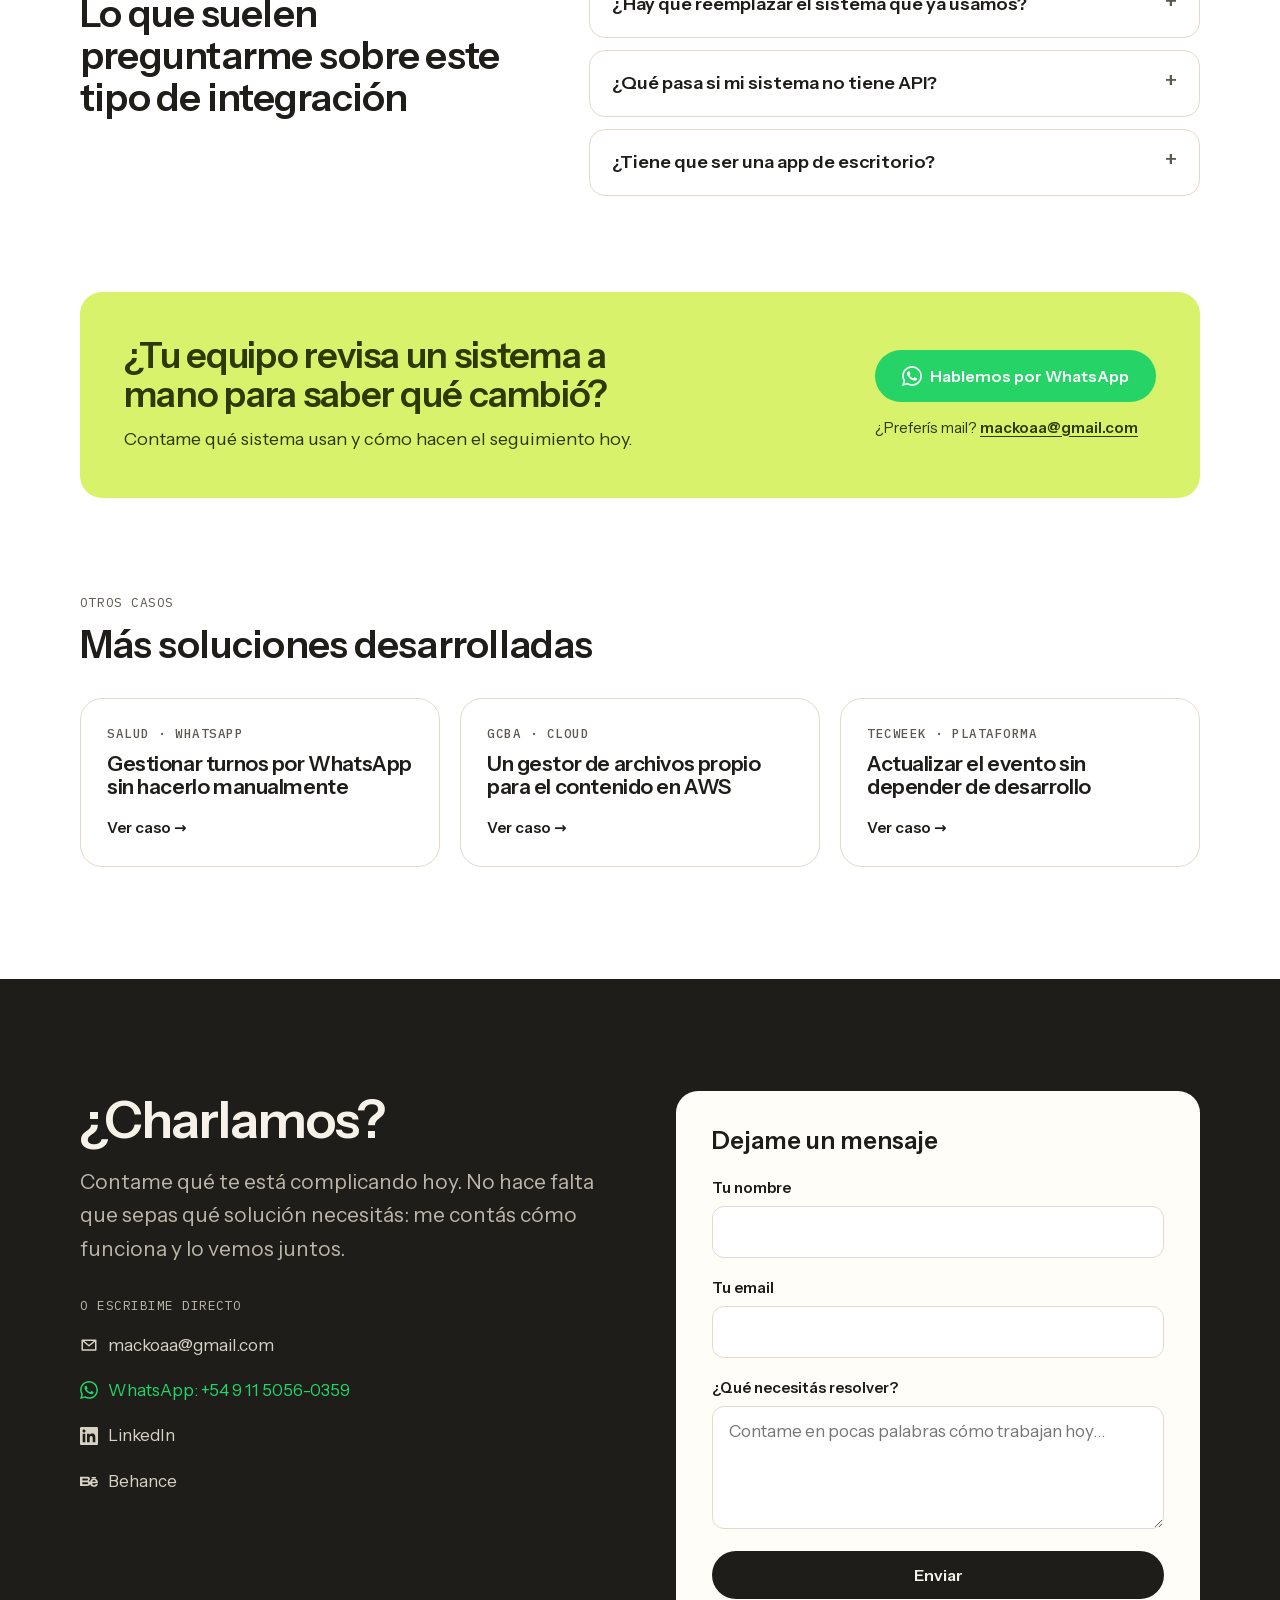
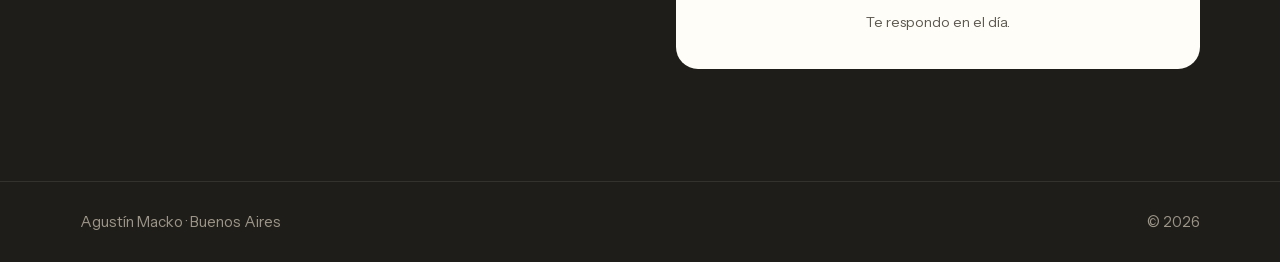
<file: casos/tracker-polizas/index.html>
<!DOCTYPE html>
<html lang="es-AR">
<head>
  <meta charset="UTF-8">
  <meta name="viewport" content="width=device-width, initial-scale=1.0">

  <!-- Google tag (gtag.js) -->
  <script>
    window.dataLayer = window.dataLayer || [];
    function gtag(){dataLayer.push(arguments);}
    gtag('js', new Date());

    gtag('config', 'G-NZE4ZRXTH5');

    (function () {
      var loaded = false;
      function loadGtag() {
        if (loaded) return;
        loaded = true;
        var s = document.createElement('script');
        s.async = true;
        s.src = 'https://www.googletagmanager.com/gtag/js?id=G-NZE4ZRXTH5';
        document.head.appendChild(s);
      }
      ['scroll', 'pointerdown', 'keydown', 'touchstart'].forEach(function (type) {
        window.addEventListener(type, loadGtag, { once: true, passive: true });
      });
      window.addEventListener('load', function () { setTimeout(loadGtag, 3500); });
    })();
  </script>
  <title>Tracker de pólizas integrado por API: seguimiento automático de casos | Agustín Macko</title>
  <meta name="description" content="Caso real: aplicación de escritorio conectada a la API de un sistema de pólizas que detecta cambios de estado y muestra qué casos necesitan atención, sin revisarlos uno por uno.">
  <meta name="author" content="Agustín Macko">
  <meta name="robots" content="index, follow, max-image-preview:large">
  <meta name="theme-color" content="#FFFFFF">
  <link rel="icon" href="/favicon.svg" type="image/svg+xml">
  <link rel="apple-touch-icon" href="/img/apple-touch-icon.png">

  <meta property="og:type" content="article">
  <meta property="og:locale" content="es_AR">
  <meta property="og:site_name" content="Agustín Macko">
  <meta property="og:title" content="Un tracker que avisa cuando un caso cambia de estado">
  <meta property="og:description" content="Integración por API con un sistema de pólizas para detectar cambios de estado automáticamente y dejar de revisar caso por caso.">
  <meta property="og:url" content="https://agustinmacko.com.ar/casos/tracker-polizas/">
  <meta property="og:image" content="https://agustinmacko.com.ar/img/salud-tracker.webp">
  <meta property="og:image:alt" content="Tracker de pólizas con filtros por estado, región y firma">
  <meta name="twitter:card" content="summary_large_image">
  <meta name="twitter:title" content="Un tracker que avisa cuando un caso cambia de estado">
  <meta name="twitter:description" content="Integración por API con un sistema de pólizas para detectar cambios de estado automáticamente y dejar de revisar caso por caso.">
  <meta name="twitter:image" content="https://agustinmacko.com.ar/img/salud-tracker.webp">
  <link rel="canonical" href="https://agustinmacko.com.ar/casos/tracker-polizas/">

  <script type="application/ld+json">
  {
    "@context": "https://schema.org",
    "@graph": [
      {
        "@type": "CreativeWork",
        "@id": "https://agustinmacko.com.ar/casos/tracker-polizas/#caso",
        "name": "Tracker de pólizas integrado por API",
        "headline": "Un tracker que avisa cuando un caso cambia de estado",
        "description": "Aplicación de escritorio conectada a la API de un sistema de pólizas que detecta cambios de estado y centraliza el seguimiento de casos.",
        "url": "https://agustinmacko.com.ar/casos/tracker-polizas/",
        "image": "https://agustinmacko.com.ar/img/salud-tracker.webp",
        "inLanguage": "es-AR",
        "author": { "@id": "https://agustinmacko.com.ar/#person" },
        "about": ["Integraciones entre sistemas", "Herramientas para operaciones", "Automatizaciones"],
        "keywords": "integración por API, seguimiento de pólizas, automatizar seguimiento de casos, app de escritorio a medida"
      },
      {
        "@type": "BreadcrumbList",
        "itemListElement": [
          { "@type": "ListItem", "position": 1, "name": "Inicio", "item": "https://agustinmacko.com.ar/" },
          { "@type": "ListItem", "position": 2, "name": "Proyectos", "item": "https://agustinmacko.com.ar/#proyectos" },
          { "@type": "ListItem", "position": 3, "name": "Tracker de pólizas" }
        ]
      }
    ]
  }
  </script>

  <link rel="preload" href="/fonts/instrument-sans-latin.woff2" as="font" type="font/woff2" crossorigin>

  <link rel="stylesheet" href="/css/styles.css?v=20261108i">
  <script>document.documentElement.classList.add('js');</script>
</head>
<body data-case="tracker-polizas">

  <a href="#main" class="skip-link">Saltar al contenido</a>

  <header class="header" id="header">
    <div class="wrap header-inner">
      <a href="/" class="brand">Agustín Macko</a>

      <nav class="nav" aria-label="Navegación principal">
        <a href="/#proyectos">Proyectos</a>
        <a href="/#sobre-mi">Sobre mí</a>
        <a href="https://www.linkedin.com/in/macko-agustin/" target="_blank" rel="noopener noreferrer">LinkedIn</a>
        <a href="#contacto" class="btn btn-dark btn-sm">Escribime</a>
      </nav>

      <button type="button" class="menu-toggle" id="menu-toggle" aria-label="Abrir menú" aria-expanded="false" aria-controls="mobile-menu">
        <span></span><span></span>
      </button>
    </div>

    <div class="mobile-menu" id="mobile-menu" aria-hidden="true">
      <a href="/#proyectos">Proyectos</a>
      <a href="/#sobre-mi">Sobre mí</a>
      <a href="https://www.linkedin.com/in/macko-agustin/" target="_blank" rel="noopener noreferrer" class="ico ico-in">LinkedIn</a>
      <a href="#contacto" class="btn btn-dark">Escribime</a>
    </div>
  </header>

  <main id="main">

    <section class="case-hero" id="caso" aria-labelledby="case-title">
      <div class="wrap">
        <nav aria-label="Ruta de navegación">
          <ol class="crumbs">
            <li><a href="/">Inicio</a></li>
            <li><a href="/#proyectos">Proyectos</a></li>
            <li aria-current="page">Tracker de pólizas</li>
          </ol>
        </nav>

        <p class="project-tag">Salud · Operaciones · Confidencial</p>
        <h1 id="case-title">Un tracker que <span class="mark">avisa cuando un caso cambia de estado</span></h1>
        <div class="case-intro">
          <div>
            <p class="case-summary">Para una empresa del sector salud desarrollé una aplicación de escritorio conectada a la API de su sistema de pólizas. Detecta automáticamente los cambios de estado y muestra qué casos necesitan atención, para que el equipo deje de revisarlos uno por uno.</p>
            <div class="actions">
              <a data-location="caso-tracker-polizas" href="https://wa.me/5491150560359?text=Hola%20Agust%C3%ADn%2C%20vi%20el%20caso%20del%20tracker%20de%20p%C3%B3lizas%20y%20quiero%20algo%20parecido" target="_blank" rel="noopener noreferrer" class="btn btn-wa">Quiero algo así para mi equipo</a>
              <a href="#" class="btn btn-line" data-agenda data-location="caso-tracker-polizas" hidden>Agendar 15 minutos</a>
              <a href="#solucion" class="btn btn-line">Ver cómo funciona</a>
            </div>
            <p class="alt-contact">¿Preferís mail? <a href="https://mail.google.com/mail/?view=cm&amp;fs=1&amp;to=mackoaa@gmail.com&amp;su=Consulta%20desde%20agustinmacko.com.ar&amp;body=Hola%20Agust%C3%ADn%2C%20te%20cuento%20c%C3%B3mo%20trabajamos%20hoy%3A" target="_blank" rel="noopener noreferrer" data-location="caso-tracker-polizas">mackoaa@gmail.com</a></p>
          </div>
          <dl class="case-facts">
            <div><dt>Industria</dt><dd>Salud: gestión de pólizas</dd></div>
            <div><dt>Qué resuelve</dt><dd>Seguimiento manual de estados, caso por caso</dd></div>
            <div><dt>Qué hice</dt><dd>Diseño, integración por API y desarrollo de la app</dd></div>
          </dl>
        </div>

        <figure class="case-shot">
          <img srcset="/img/salud-tracker-480.webp 480w, /img/salud-tracker-800.webp 800w, /img/salud-tracker.webp 1200w" sizes="(max-width: 1168px) calc(100vw - 48px), 1120px" src="/img/salud-tracker.webp" width="1200" height="750" alt="Tracker de pólizas con filtros por estado, región y firma, y listado de casos con datos anonimizados">
          <figcaption>Datos anonimizados por confidencialidad del cliente.</figcaption>
        </figure>
      </div>
    </section>

    <section class="section" aria-label="Detalle del caso">
      <div class="wrap case-content">

        <div class="case-block" id="problema">
          <header class="case-block-head">
            <p class="case-kicker">El problema</p>
            <h2>Saber qué cambió obligaba a revisar cada caso a mano</h2>
          </header>
          <div class="case-block-body">
            <p>El equipo trabajaba con un sistema de pólizas que guardaba toda la información, pero no avisaba cuando algo cambiaba. Para saber si una póliza había avanzado, se había rechazado o necesitaba una acción, alguien tenía que entrar al sistema y abrir los casos de a uno.</p>
            <p>Con muchos casos activos, ese control consumía horas, dependía de la memoria de cada persona y hacía que algunos cambios importantes se detectaran tarde.</p>
          </div>
        </div>

        <div class="case-block" id="solucion">
          <header class="case-block-head">
            <p class="case-kicker">La solución</p>
            <h2>Una app conectada al sistema que detecta los cambios sola</h2>
          </header>
          <div class="case-block-body">
            <p>En lugar de reemplazar el sistema que ya usaban, construí una herramienta que se conecta a él mediante su API y trabaja encima de esa información.</p>
            <ul class="case-list">
              <li><strong>Detección automática de cambios</strong>La app consulta la API y identifica qué casos cambiaron de estado desde la última revisión.</li>
              <li><strong>Un solo lugar para el seguimiento</strong>Todos los casos en un listado centralizado, en vez de entrar al sistema uno por uno.</li>
              <li><strong>Filtros que reflejan cómo trabaja el equipo</strong>Por estado, región y firma, para encontrar rápido lo que le toca a cada persona.</li>
              <li><strong>App de escritorio</strong>Desarrollada en Electron, para que el equipo la use como una herramienta más de su día a día.</li>
            </ul>
          </div>
        </div>

        <div class="case-block" id="resultado">
          <header class="case-block-head">
            <p class="case-kicker">El resultado</p>
            <h2>De perder la tarde buscando casos a saberlo en minutos</h2>
          </header>
          <div class="case-block-body">
            <p>Hoy el equipo sabe en minutos qué casos necesitan atención, sin revisar el sistema caso por caso. El tiempo que antes se iba en controlar estados ahora se usa para resolver los casos que realmente lo necesitan.</p>
            <p>Además, como la herramienta se integra con el sistema existente, no hubo que migrar datos ni cambiar la forma de trabajar del resto de la organización.</p>
          </div>
        </div>

        <div class="case-block" id="stack">
          <header class="case-block-head">
            <p class="case-kicker">Tecnología</p>
            <h2>Cómo está construido</h2>
          </header>
          <div class="case-block-body">
            <p>Aplicación de escritorio en Electron que se integra con la API del sistema de pólizas del cliente. La lógica de detección compara el estado de cada caso entre consultas para identificar los que cambiaron.</p>
            <ul class="project-stack" aria-label="Tecnologías"><li>App de escritorio</li><li>Electron</li><li>API</li><li>Integraciones</li></ul>
          </div>
        </div>

        <div class="case-block" id="preguntas">
          <header class="case-block-head">
            <p class="case-kicker">Preguntas frecuentes</p>
            <h2>Lo que suelen preguntarme sobre este tipo de integración</h2>
          </header>
          <div class="case-block-body">
            <div class="faq">
              <details>
                <summary>¿Hay que reemplazar el sistema que ya usamos?</summary>
                <p>No. La idea es construir encima de lo que ya funciona: me conecto a tu sistema y resuelvo la parte que hoy hacen a mano.</p>
              </details>
              <details>
                <summary>¿Qué pasa si mi sistema no tiene API?</summary>
                <p>Depende del caso. A veces hay exportaciones, bases de datos o integraciones alternativas. Lo primero es revisar qué ofrece tu sistema y desde ahí ver la mejor opción.</p>
              </details>
              <details>
                <summary>¿Tiene que ser una app de escritorio?</summary>
                <p>No. En este caso fue lo más práctico para el equipo, pero la misma solución puede ser una aplicación web o un panel interno.</p>
              </details>
            </div>
          </div>
        </div>

        <div class="case-cta">
          <div>
            <h2>¿Tu equipo revisa un sistema a mano para saber qué cambió?</h2>
            <p>Contame qué sistema usan y cómo hacen el seguimiento hoy.</p>
          </div>
          <div class="cta-group">
            <div class="actions">
              <a data-location="caso-tracker-polizas-cierre" href="https://wa.me/5491150560359?text=Hola%20Agust%C3%ADn%2C%20vi%20el%20caso%20del%20tracker%20de%20p%C3%B3lizas%20y%20quiero%20algo%20parecido" target="_blank" rel="noopener noreferrer" class="btn btn-wa">Hablemos por WhatsApp</a>
              <a href="#" class="btn btn-line" data-agenda data-location="caso-tracker-polizas-cierre" hidden>Agendar 15 minutos</a>
            </div>
            <p class="alt-contact">¿Preferís mail? <a href="https://mail.google.com/mail/?view=cm&amp;fs=1&amp;to=mackoaa@gmail.com&amp;su=Consulta%20desde%20agustinmacko.com.ar&amp;body=Hola%20Agust%C3%ADn%2C%20te%20cuento%20c%C3%B3mo%20trabajamos%20hoy%3A" target="_blank" rel="noopener noreferrer" data-location="caso-tracker-polizas-cierre">mackoaa@gmail.com</a></p>
          </div>
        </div>

        <div class="case-block" id="otros-casos">
          <header class="case-block-head">
            <p class="case-kicker">Otros casos</p>
            <h2>Más soluciones desarrolladas</h2>
          </header>
          <div class="case-block-body">
            <div class="case-more">
              <a href="/casos/turnos-whatsapp-clinicas/" class="case-card">
                <span class="project-tag">Salud · WhatsApp</span>
                <h3>Gestionar turnos por WhatsApp sin hacerlo manualmente</h3>
                <span>Ver caso →</span>
              </a>
              <a href="/casos/gestor-archivos-aws/" class="case-card">
                <span class="project-tag">GCBA · Cloud</span>
                <h3>Un gestor de archivos propio para el contenido en AWS</h3>
                <span>Ver caso →</span>
              </a>
              <a href="/casos/backoffice-tecweek/" class="case-card">
                <span class="project-tag">TecWeek · Plataforma</span>
                <h3>Actualizar el evento sin depender de desarrollo</h3>
                <span>Ver caso →</span>
              </a>
            </div>
          </div>
        </div>

      </div>
    </section>

    <section class="section contact" id="contacto" aria-labelledby="contacto-title">
      <div class="wrap contact-grid">
        <div class="contact-copy">
          <h2 class="title" id="contacto-title">¿Charlamos?</h2>
          <p class="lead">Contame qué te está complicando hoy. No hace falta que sepas qué solución necesitás: me contás cómo funciona y lo vemos juntos.</p>
        </div>

        <form data-location="caso-tracker-polizas-contacto" action="https://formspree.io/f/myzgvjbd" method="POST" class="form" id="form">
          <input type="hidden" name="_subject" value="Nueva consulta desde agustinmacko.com.ar">
          <input type="hidden" name="pagina_origen" value="" data-fill="page">
          <input type="hidden" name="utm_source" value="" data-fill="utm_source">
          <input type="hidden" name="utm_medium" value="" data-fill="utm_medium">
          <input type="hidden" name="utm_campaign" value="" data-fill="utm_campaign">
          <input type="text" name="_gotcha" class="hp" tabindex="-1" autocomplete="off" aria-hidden="true">
          <input type="hidden" name="origen" value="Caso: tracker de pólizas">
          <p class="form-title">Dejame un mensaje</p>
          <label for="nombre">Tu nombre</label>
          <input type="text" id="nombre" name="nombre" autocomplete="name" required>
          <label for="email">Tu email</label>
          <input type="email" id="email" name="email" autocomplete="email" required>
          <label for="mensaje">¿Qué necesitás resolver?</label>
          <textarea id="mensaje" name="mensaje" rows="4" placeholder="Contame en pocas palabras cómo trabajan hoy…" required></textarea>
          <button type="submit" class="btn btn-dark btn-block">Enviar</button>
          <!-- TODO: confirmar que puedo responder en el día; si no, cambiar por "Te respondo en menos de 48 hs." -->
          <p class="form-note">Te respondo en el día.</p>
          <p class="form-status" role="status" aria-live="polite" hidden></p>
        </form>

        <div class="contact-alt">
          <p class="contact-alt-title">O escribime directo</p>
          <ul class="contact-list">
            <li><a data-location="caso-tracker-polizas-contacto" href="https://mail.google.com/mail/?view=cm&amp;fs=1&amp;to=mackoaa@gmail.com&amp;su=Consulta%20desde%20agustinmacko.com.ar&amp;body=Hola%20Agust%C3%ADn%2C%20te%20cuento%20c%C3%B3mo%20trabajamos%20hoy%3A" target="_blank" rel="noopener noreferrer" class="ico ico-mail">mackoaa@gmail.com</a></li>
            <li><a data-location="caso-tracker-polizas-contacto" href="https://wa.me/5491150560359" target="_blank" rel="noopener noreferrer" class="ico ico-wa">WhatsApp: +54 9 11 5056-0359</a></li>
            <li><a href="https://www.linkedin.com/in/macko-agustin/" target="_blank" rel="noopener noreferrer" class="ico ico-in">LinkedIn</a></li>
            <li><a href="https://www.behance.net/agustinmacko" target="_blank" rel="noopener noreferrer" class="ico ico-be">Behance</a></li>
          </ul>
          <a href="#" class="btn btn-line" data-agenda data-location="caso-tracker-polizas-contacto" hidden>Agendar 15 minutos</a>
        </div>
      </div>
    </section>

  </main>

  <footer class="footer">
    <div class="wrap footer-inner">
      <span>Agustín Macko · Buenos Aires</span>
      <span>© 2026</span>
    </div>
  </footer>

  <script src="/js/main.js?v=20261108i"></script>
</body>
</html>
</file>
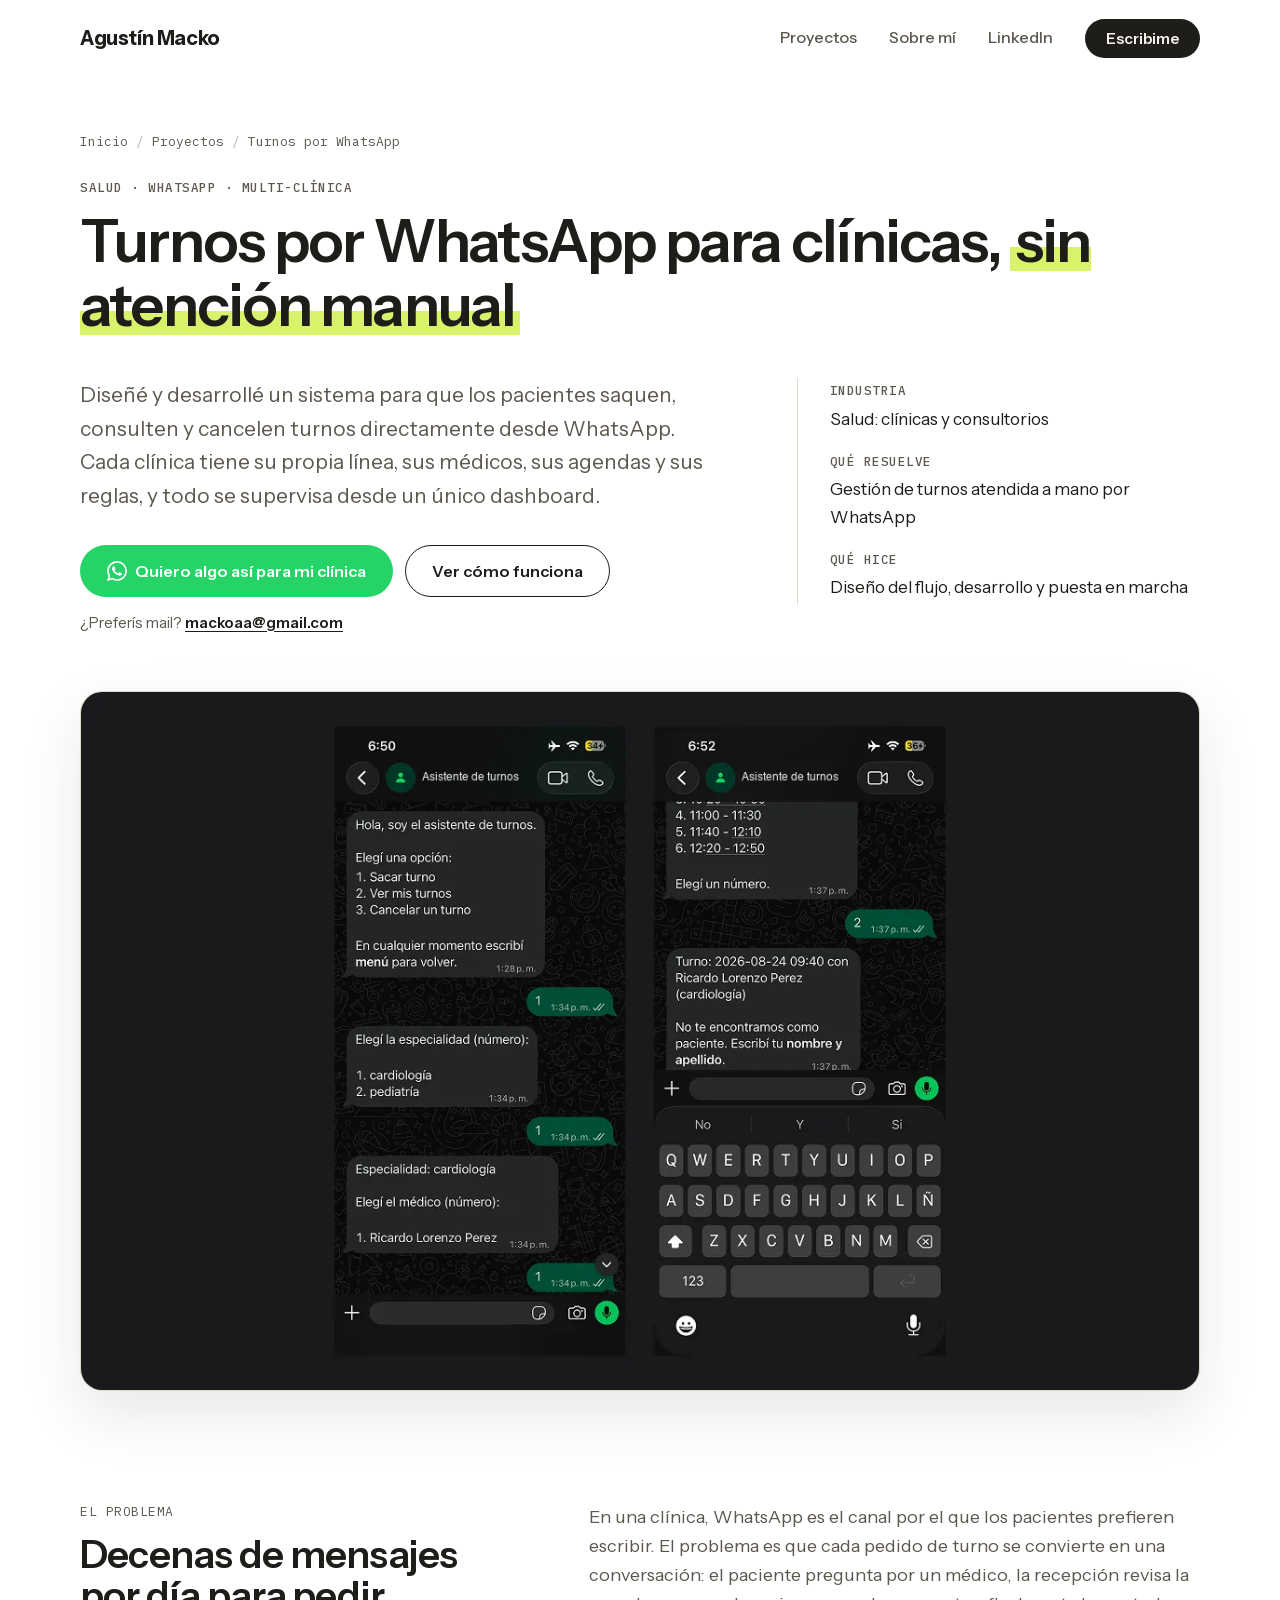
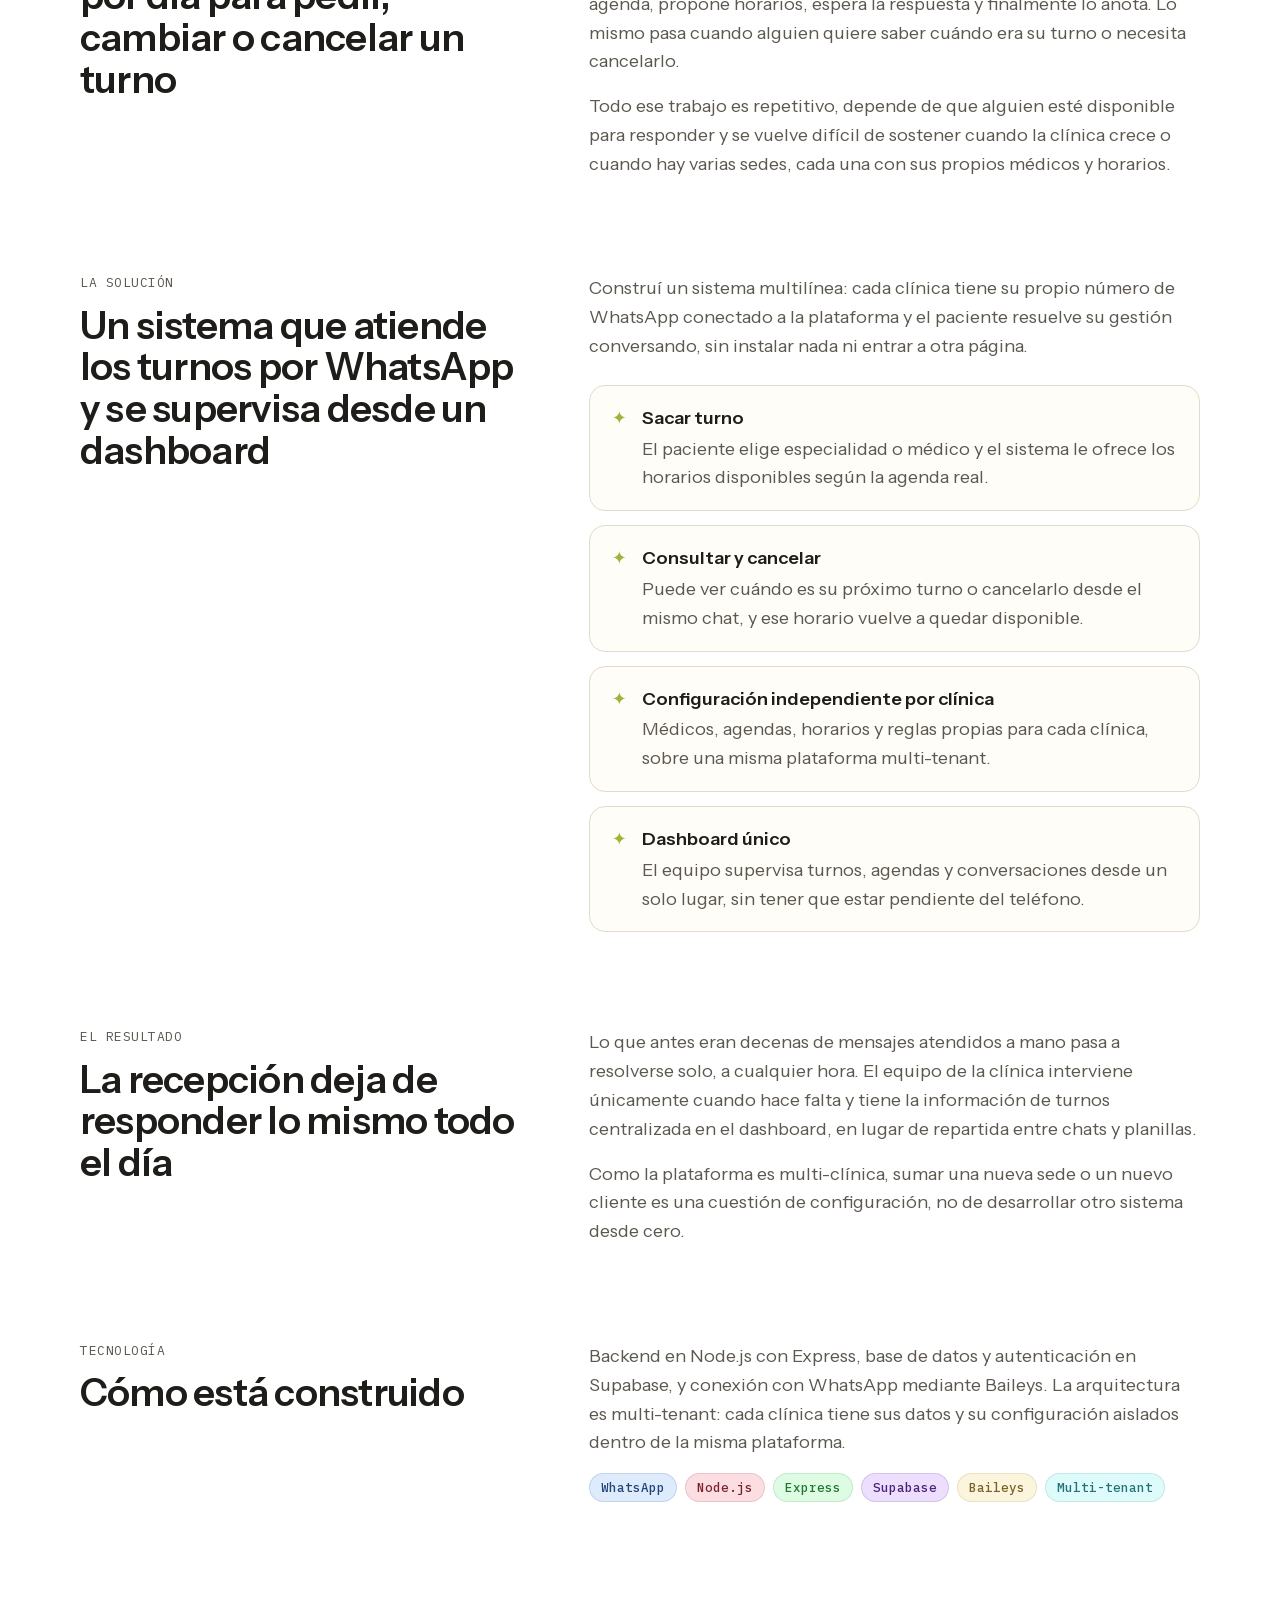
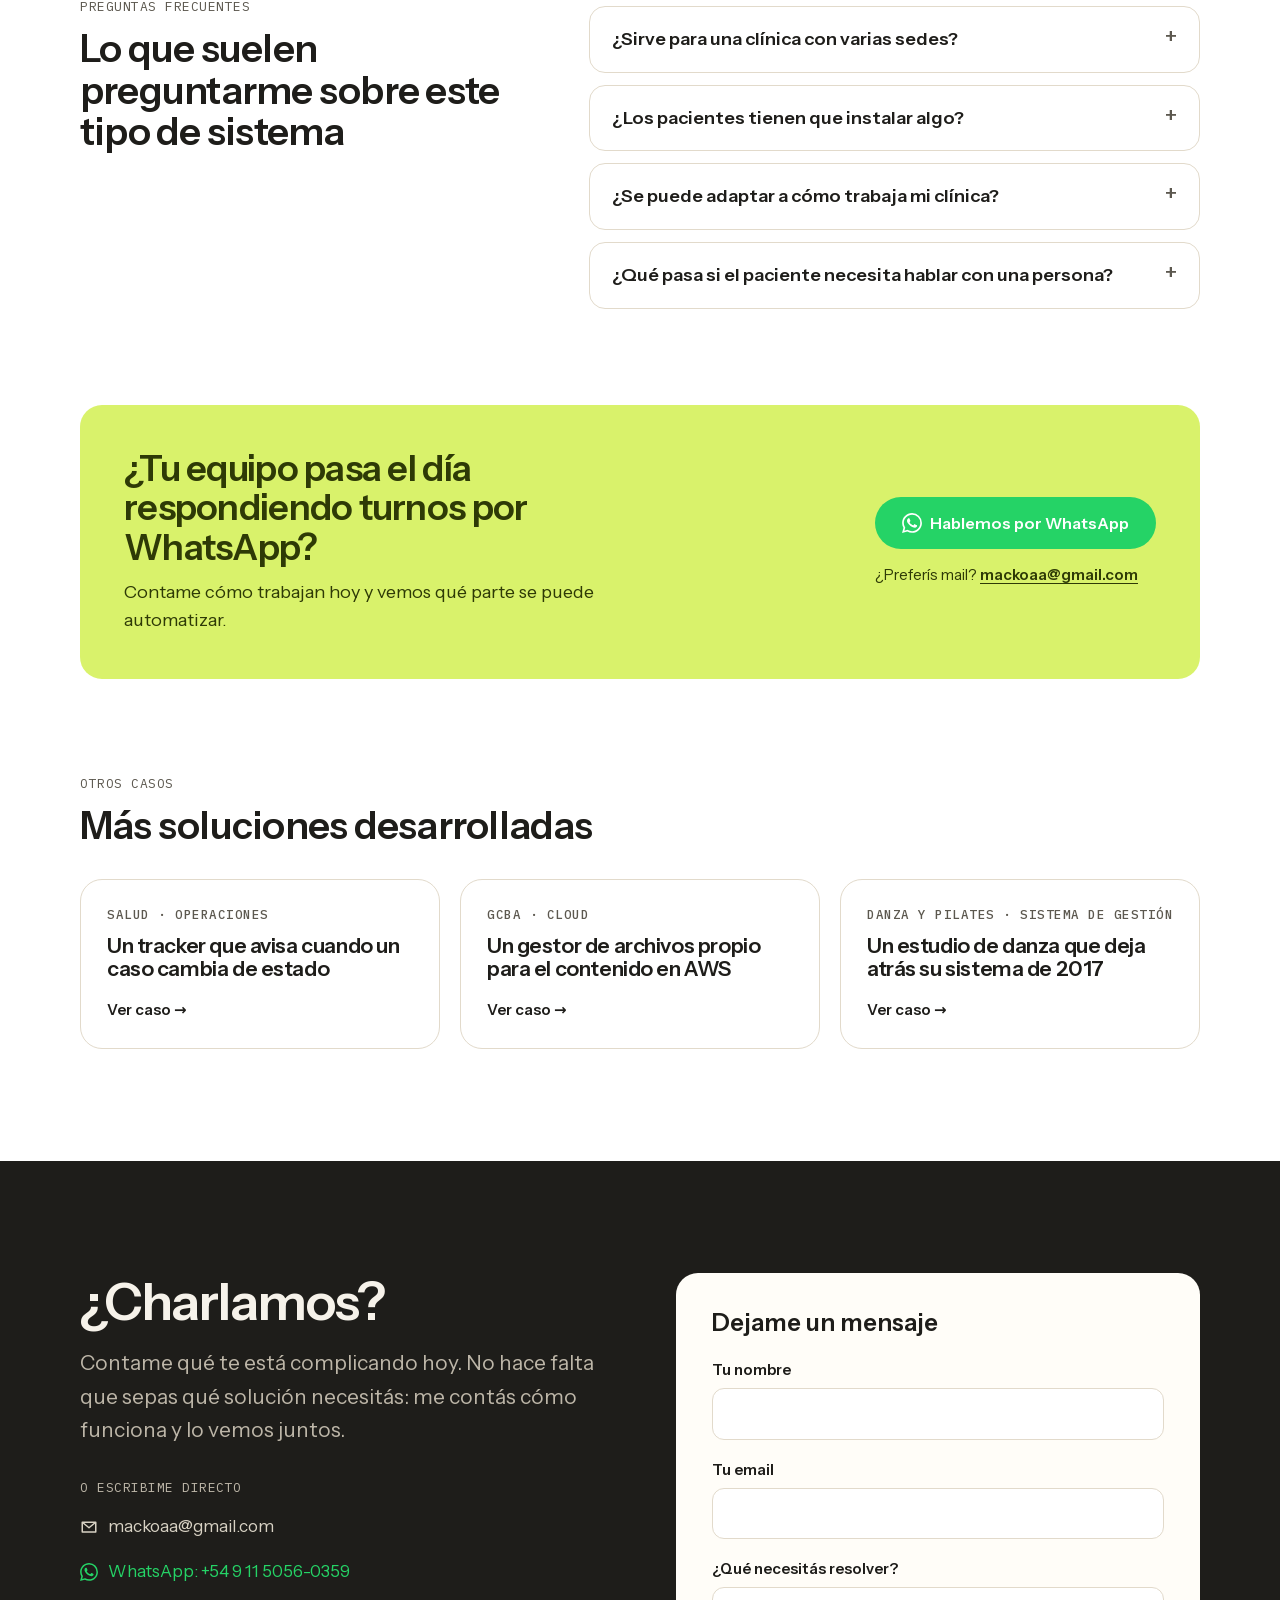
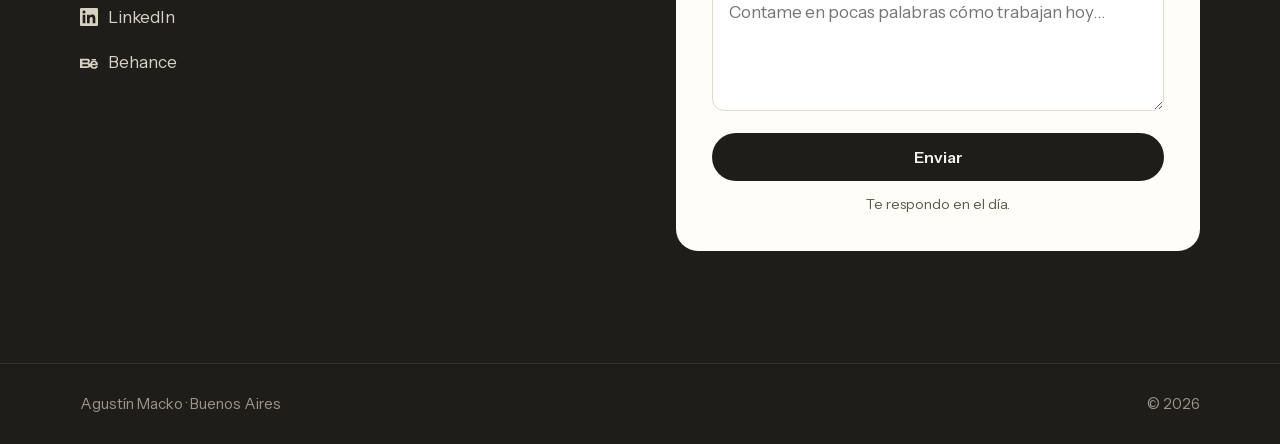
<file: casos/turnos-whatsapp-clinicas/index.html>
<!DOCTYPE html>
<html lang="es-AR">
<head>
  <meta charset="UTF-8">
  <meta name="viewport" content="width=device-width, initial-scale=1.0">

  <!-- Google tag (gtag.js) -->
  <script>
    window.dataLayer = window.dataLayer || [];
    function gtag(){dataLayer.push(arguments);}
    gtag('js', new Date());

    gtag('config', 'G-NZE4ZRXTH5');

    (function () {
      var loaded = false;
      function loadGtag() {
        if (loaded) return;
        loaded = true;
        var s = document.createElement('script');
        s.async = true;
        s.src = 'https://www.googletagmanager.com/gtag/js?id=G-NZE4ZRXTH5';
        document.head.appendChild(s);
      }
      ['scroll', 'pointerdown', 'keydown', 'touchstart'].forEach(function (type) {
        window.addEventListener(type, loadGtag, { once: true, passive: true });
      });
      window.addEventListener('load', function () { setTimeout(loadGtag, 3500); });
    })();
  </script>
  <title>Turnos por WhatsApp para clínicas: sistema multi-clínica a medida | Agustín Macko</title>
  <meta name="description" content="Caso real: sistema para que los pacientes saquen, consulten y cancelen turnos por WhatsApp, con agendas y médicos independientes por clínica y un dashboard para supervisar todo.">
  <meta name="author" content="Agustín Macko">
  <meta name="robots" content="index, follow, max-image-preview:large">
  <meta name="theme-color" content="#FFFFFF">
  <link rel="icon" href="/favicon.svg" type="image/svg+xml">
  <link rel="apple-touch-icon" href="/img/apple-touch-icon.png">

  <meta property="og:type" content="article">
  <meta property="og:locale" content="es_AR">
  <meta property="og:site_name" content="Agustín Macko">
  <meta property="og:title" content="Turnos por WhatsApp para clínicas, sin atención manual">
  <meta property="og:description" content="Sistema multi-clínica para sacar, consultar y cancelar turnos desde WhatsApp, supervisado desde un único dashboard.">
  <meta property="og:url" content="https://agustinmacko.com.ar/casos/turnos-whatsapp-clinicas/">
  <meta property="og:image" content="https://agustinmacko.com.ar/img/bot.jpg">
  <meta property="og:image:alt" content="Conversación de WhatsApp con el asistente de turnos: menú para sacar, ver o cancelar turnos y elección de especialidad, médico y horario">
  <meta name="twitter:card" content="summary_large_image">
  <meta name="twitter:title" content="Turnos por WhatsApp para clínicas, sin atención manual">
  <meta name="twitter:description" content="Sistema multi-clínica para sacar, consultar y cancelar turnos desde WhatsApp, supervisado desde un único dashboard.">
  <meta name="twitter:image" content="https://agustinmacko.com.ar/img/bot.jpg">
  <link rel="canonical" href="https://agustinmacko.com.ar/casos/turnos-whatsapp-clinicas/">

  <script type="application/ld+json">
  {
    "@context": "https://schema.org",
    "@graph": [
      {
        "@type": "CreativeWork",
        "@id": "https://agustinmacko.com.ar/casos/turnos-whatsapp-clinicas/#caso",
        "name": "Turnos por WhatsApp para clínicas",
        "headline": "Turnos por WhatsApp para clínicas, sin atención manual",
        "description": "Sistema multi-clínica para sacar, consultar y cancelar turnos desde WhatsApp, con agendas, médicos y configuraciones independientes por clínica.",
        "url": "https://agustinmacko.com.ar/casos/turnos-whatsapp-clinicas/",
        "image": "https://agustinmacko.com.ar/img/bot.jpg",
        "inLanguage": "es-AR",
        "author": { "@id": "https://agustinmacko.com.ar/#person" },
        "about": ["Chatbots para WhatsApp", "Automatizaciones", "Gestión de turnos médicos"],
        "keywords": "turnos por WhatsApp, chatbot para clínicas, automatización de turnos médicos, sistema multi-clínica"
      },
      {
        "@type": "BreadcrumbList",
        "itemListElement": [
          { "@type": "ListItem", "position": 1, "name": "Inicio", "item": "https://agustinmacko.com.ar/" },
          { "@type": "ListItem", "position": 2, "name": "Proyectos", "item": "https://agustinmacko.com.ar/#proyectos" },
          { "@type": "ListItem", "position": 3, "name": "Turnos por WhatsApp para clínicas" }
        ]
      }
    ]
  }
  </script>

  <link rel="preload" href="/fonts/instrument-sans-latin.woff2" as="font" type="font/woff2" crossorigin>

  <link rel="stylesheet" href="/css/styles.css?v=20261108i">
  <script>document.documentElement.classList.add('js');</script>
</head>
<body data-case="turnos-whatsapp-clinicas">

  <a href="#main" class="skip-link">Saltar al contenido</a>

  <header class="header" id="header">
    <div class="wrap header-inner">
      <a href="/" class="brand">Agustín Macko</a>

      <nav class="nav" aria-label="Navegación principal">
        <a href="/#proyectos">Proyectos</a>
        <a href="/#sobre-mi">Sobre mí</a>
        <a href="https://www.linkedin.com/in/macko-agustin/" target="_blank" rel="noopener noreferrer">LinkedIn</a>
        <a href="#contacto" class="btn btn-dark btn-sm">Escribime</a>
      </nav>

      <button type="button" class="menu-toggle" id="menu-toggle" aria-label="Abrir menú" aria-expanded="false" aria-controls="mobile-menu">
        <span></span><span></span>
      </button>
    </div>

    <div class="mobile-menu" id="mobile-menu" aria-hidden="true">
      <a href="/#proyectos">Proyectos</a>
      <a href="/#sobre-mi">Sobre mí</a>
      <a href="https://www.linkedin.com/in/macko-agustin/" target="_blank" rel="noopener noreferrer" class="ico ico-in">LinkedIn</a>
      <a href="#contacto" class="btn btn-dark">Escribime</a>
    </div>
  </header>

  <main id="main">

    <section class="case-hero" id="caso" aria-labelledby="case-title">
      <div class="wrap">
        <nav aria-label="Ruta de navegación">
          <ol class="crumbs">
            <li><a href="/">Inicio</a></li>
            <li><a href="/#proyectos">Proyectos</a></li>
            <li aria-current="page">Turnos por WhatsApp</li>
          </ol>
        </nav>

        <p class="project-tag">Salud · WhatsApp · Multi-clínica</p>
        <h1 id="case-title">Turnos por WhatsApp para clínicas, <span class="mark">sin atención manual</span></h1>
        <div class="case-intro">
          <div>
            <p class="case-summary">Diseñé y desarrollé un sistema para que los pacientes saquen, consulten y cancelen turnos directamente desde WhatsApp. Cada clínica tiene su propia línea, sus médicos, sus agendas y sus reglas, y todo se supervisa desde un único dashboard.</p>
            <div class="actions">
              <a data-location="caso-turnos-clinicas" href="https://wa.me/5491150560359?text=Hola%20Agust%C3%ADn%2C%20vi%20el%20caso%20de%20turnos%20por%20WhatsApp%20y%20quiero%20algo%20parecido" target="_blank" rel="noopener noreferrer" class="btn btn-wa">Quiero algo así para mi clínica</a>
              <a href="#" class="btn btn-line" data-agenda data-location="caso-turnos-clinicas" hidden>Agendar 15 minutos</a>
              <a href="#solucion" class="btn btn-line">Ver cómo funciona</a>
            </div>
            <p class="alt-contact">¿Preferís mail? <a href="https://mail.google.com/mail/?view=cm&amp;fs=1&amp;to=mackoaa@gmail.com&amp;su=Consulta%20desde%20agustinmacko.com.ar&amp;body=Hola%20Agust%C3%ADn%2C%20te%20cuento%20c%C3%B3mo%20trabajamos%20hoy%3A" target="_blank" rel="noopener noreferrer" data-location="caso-turnos-clinicas">mackoaa@gmail.com</a></p>
          </div>
          <dl class="case-facts">
            <div><dt>Industria</dt><dd>Salud: clínicas y consultorios</dd></div>
            <div><dt>Qué resuelve</dt><dd>Gestión de turnos atendida a mano por WhatsApp</dd></div>
            <div><dt>Qué hice</dt><dd>Diseño del flujo, desarrollo y puesta en marcha</dd></div>
          </dl>
        </div>

        <figure class="case-shot">
          <img srcset="/img/bot-480.webp 480w, /img/bot-800.webp 800w, /img/bot.webp 1200w" sizes="(max-width: 1168px) calc(100vw - 48px), 1120px" src="/img/bot.webp" width="1200" height="750" alt="Conversación de WhatsApp con el asistente de turnos: menú para sacar, ver o cancelar turnos y elección de especialidad, médico y horario">
        </figure>
      </div>
    </section>

    <section class="section" aria-label="Detalle del caso">
      <div class="wrap case-content">

        <div class="case-block" id="problema">
          <header class="case-block-head">
            <p class="case-kicker">El problema</p>
            <h2>Decenas de mensajes por día para pedir, cambiar o cancelar un turno</h2>
          </header>
          <div class="case-block-body">
            <p>En una clínica, WhatsApp es el canal por el que los pacientes prefieren escribir. El problema es que cada pedido de turno se convierte en una conversación: el paciente pregunta por un médico, la recepción revisa la agenda, propone horarios, espera la respuesta y finalmente lo anota. Lo mismo pasa cuando alguien quiere saber cuándo era su turno o necesita cancelarlo.</p>
            <p>Todo ese trabajo es repetitivo, depende de que alguien esté disponible para responder y se vuelve difícil de sostener cuando la clínica crece o cuando hay varias sedes, cada una con sus propios médicos y horarios.</p>
          </div>
        </div>

        <div class="case-block" id="solucion">
          <header class="case-block-head">
            <p class="case-kicker">La solución</p>
            <h2>Un sistema que atiende los turnos por WhatsApp y se supervisa desde un dashboard</h2>
          </header>
          <div class="case-block-body">
            <p>Construí un sistema multilínea: cada clínica tiene su propio número de WhatsApp conectado a la plataforma y el paciente resuelve su gestión conversando, sin instalar nada ni entrar a otra página.</p>
            <ul class="case-list">
              <li><strong>Sacar turno</strong>El paciente elige especialidad o médico y el sistema le ofrece los horarios disponibles según la agenda real.</li>
              <li><strong>Consultar y cancelar</strong>Puede ver cuándo es su próximo turno o cancelarlo desde el mismo chat, y ese horario vuelve a quedar disponible.</li>
              <li><strong>Configuración independiente por clínica</strong>Médicos, agendas, horarios y reglas propias para cada clínica, sobre una misma plataforma multi-tenant.</li>
              <li><strong>Dashboard único</strong>El equipo supervisa turnos, agendas y conversaciones desde un solo lugar, sin tener que estar pendiente del teléfono.</li>
            </ul>
          </div>
        </div>

        <div class="case-block" id="resultado">
          <header class="case-block-head">
            <p class="case-kicker">El resultado</p>
            <h2>La recepción deja de responder lo mismo todo el día</h2>
          </header>
          <div class="case-block-body">
            <p>Lo que antes eran decenas de mensajes atendidos a mano pasa a resolverse solo, a cualquier hora. El equipo de la clínica interviene únicamente cuando hace falta y tiene la información de turnos centralizada en el dashboard, en lugar de repartida entre chats y planillas.</p>
            <p>Como la plataforma es multi-clínica, sumar una nueva sede o un nuevo cliente es una cuestión de configuración, no de desarrollar otro sistema desde cero.</p>
          </div>
        </div>

        <div class="case-block" id="stack">
          <header class="case-block-head">
            <p class="case-kicker">Tecnología</p>
            <h2>Cómo está construido</h2>
          </header>
          <div class="case-block-body">
            <p>Backend en Node.js con Express, base de datos y autenticación en Supabase, y conexión con WhatsApp mediante Baileys. La arquitectura es multi-tenant: cada clínica tiene sus datos y su configuración aislados dentro de la misma plataforma.</p>
            <ul class="project-stack" aria-label="Tecnologías"><li>WhatsApp</li><li>Node.js</li><li>Express</li><li>Supabase</li><li>Baileys</li><li>Multi-tenant</li></ul>
          </div>
        </div>

        <div class="case-block" id="preguntas">
          <header class="case-block-head">
            <p class="case-kicker">Preguntas frecuentes</p>
            <h2>Lo que suelen preguntarme sobre este tipo de sistema</h2>
          </header>
          <div class="case-block-body">
            <div class="faq">
              <details>
                <summary>¿Sirve para una clínica con varias sedes?</summary>
                <p>Sí. Cada sede puede tener su propia línea de WhatsApp, sus médicos y sus agendas, y se administran todas desde el mismo dashboard.</p>
              </details>
              <details>
                <summary>¿Los pacientes tienen que instalar algo?</summary>
                <p>No. Todo funciona dentro de WhatsApp, que es la aplicación que ya usan para escribirle a la clínica.</p>
              </details>
              <details>
                <summary>¿Se puede adaptar a cómo trabaja mi clínica?</summary>
                <p>Sí, es un desarrollo a medida. Primero entendemos cómo se dan los turnos hoy, qué reglas tienen y qué casos especiales aparecen, y el flujo se diseña a partir de eso.</p>
              </details>
              <details>
                <summary>¿Qué pasa si el paciente necesita hablar con una persona?</summary>
                <p>El equipo sigue teniendo acceso a las conversaciones y puede intervenir cuando hace falta. El sistema se ocupa de lo repetitivo, no reemplaza la atención humana.</p>
              </details>
            </div>
          </div>
        </div>

        <div class="case-cta">
          <div>
            <h2>¿Tu equipo pasa el día respondiendo turnos por WhatsApp?</h2>
            <p>Contame cómo trabajan hoy y vemos qué parte se puede automatizar.</p>
          </div>
          <div class="cta-group">
            <div class="actions">
              <a data-location="caso-turnos-clinicas-cierre" href="https://wa.me/5491150560359?text=Hola%20Agust%C3%ADn%2C%20vi%20el%20caso%20de%20turnos%20por%20WhatsApp%20y%20quiero%20algo%20parecido" target="_blank" rel="noopener noreferrer" class="btn btn-wa">Hablemos por WhatsApp</a>
              <a href="#" class="btn btn-line" data-agenda data-location="caso-turnos-clinicas-cierre" hidden>Agendar 15 minutos</a>
            </div>
            <p class="alt-contact">¿Preferís mail? <a href="https://mail.google.com/mail/?view=cm&amp;fs=1&amp;to=mackoaa@gmail.com&amp;su=Consulta%20desde%20agustinmacko.com.ar&amp;body=Hola%20Agust%C3%ADn%2C%20te%20cuento%20c%C3%B3mo%20trabajamos%20hoy%3A" target="_blank" rel="noopener noreferrer" data-location="caso-turnos-clinicas-cierre">mackoaa@gmail.com</a></p>
          </div>
        </div>

        <div class="case-block" id="otros-casos">
          <header class="case-block-head">
            <p class="case-kicker">Otros casos</p>
            <h2>Más soluciones desarrolladas</h2>
          </header>
          <div class="case-block-body">
            <div class="case-more">
              <a href="/casos/tracker-polizas/" class="case-card">
                <span class="project-tag">Salud · Operaciones</span>
                <h3>Un tracker que avisa cuando un caso cambia de estado</h3>
                <span>Ver caso →</span>
              </a>
              <a href="/casos/gestor-archivos-aws/" class="case-card">
                <span class="project-tag">GCBA · Cloud</span>
                <h3>Un gestor de archivos propio para el contenido en AWS</h3>
                <span>Ver caso →</span>
              </a>
              <a href="/casos/domus-gestion-estudio-danza/" class="case-card">
                <span class="project-tag">Danza y Pilates · Sistema de gestión</span>
                <h3>Un estudio de danza que deja atrás su sistema de 2017</h3>
                <span>Ver caso →</span>
              </a>
            </div>
          </div>
        </div>

      </div>
    </section>

    <section class="section contact" id="contacto" aria-labelledby="contacto-title">
      <div class="wrap contact-grid">
        <div class="contact-copy">
          <h2 class="title" id="contacto-title">¿Charlamos?</h2>
          <p class="lead">Contame qué te está complicando hoy. No hace falta que sepas qué solución necesitás: me contás cómo funciona y lo vemos juntos.</p>
        </div>

        <form data-location="caso-turnos-clinicas-contacto" action="https://formspree.io/f/myzgvjbd" method="POST" class="form" id="form">
          <input type="hidden" name="_subject" value="Nueva consulta desde agustinmacko.com.ar">
          <input type="hidden" name="pagina_origen" value="" data-fill="page">
          <input type="hidden" name="utm_source" value="" data-fill="utm_source">
          <input type="hidden" name="utm_medium" value="" data-fill="utm_medium">
          <input type="hidden" name="utm_campaign" value="" data-fill="utm_campaign">
          <input type="text" name="_gotcha" class="hp" tabindex="-1" autocomplete="off" aria-hidden="true">
          <input type="hidden" name="origen" value="Caso: turnos por WhatsApp">
          <p class="form-title">Dejame un mensaje</p>
          <label for="nombre">Tu nombre</label>
          <input type="text" id="nombre" name="nombre" autocomplete="name" required>
          <label for="email">Tu email</label>
          <input type="email" id="email" name="email" autocomplete="email" required>
          <label for="mensaje">¿Qué necesitás resolver?</label>
          <textarea id="mensaje" name="mensaje" rows="4" placeholder="Contame en pocas palabras cómo trabajan hoy…" required></textarea>
          <button type="submit" class="btn btn-dark btn-block">Enviar</button>
          <!-- TODO: confirmar que puedo responder en el día; si no, cambiar por "Te respondo en menos de 48 hs." -->
          <p class="form-note">Te respondo en el día.</p>
          <p class="form-status" role="status" aria-live="polite" hidden></p>
        </form>

        <div class="contact-alt">
          <p class="contact-alt-title">O escribime directo</p>
          <ul class="contact-list">
            <li><a data-location="caso-turnos-clinicas-contacto" href="https://mail.google.com/mail/?view=cm&amp;fs=1&amp;to=mackoaa@gmail.com&amp;su=Consulta%20desde%20agustinmacko.com.ar&amp;body=Hola%20Agust%C3%ADn%2C%20te%20cuento%20c%C3%B3mo%20trabajamos%20hoy%3A" target="_blank" rel="noopener noreferrer" class="ico ico-mail">mackoaa@gmail.com</a></li>
            <li><a data-location="caso-turnos-clinicas-contacto" href="https://wa.me/5491150560359" target="_blank" rel="noopener noreferrer" class="ico ico-wa">WhatsApp: +54 9 11 5056-0359</a></li>
            <li><a href="https://www.linkedin.com/in/macko-agustin/" target="_blank" rel="noopener noreferrer" class="ico ico-in">LinkedIn</a></li>
            <li><a href="https://www.behance.net/agustinmacko" target="_blank" rel="noopener noreferrer" class="ico ico-be">Behance</a></li>
          </ul>
          <a href="#" class="btn btn-line" data-agenda data-location="caso-turnos-clinicas-contacto" hidden>Agendar 15 minutos</a>
        </div>
      </div>
    </section>

  </main>

  <footer class="footer">
    <div class="wrap footer-inner">
      <span>Agustín Macko · Buenos Aires</span>
      <span>© 2026</span>
    </div>
  </footer>

  <script src="/js/main.js?v=20261108i"></script>
</body>
</html>
</file>
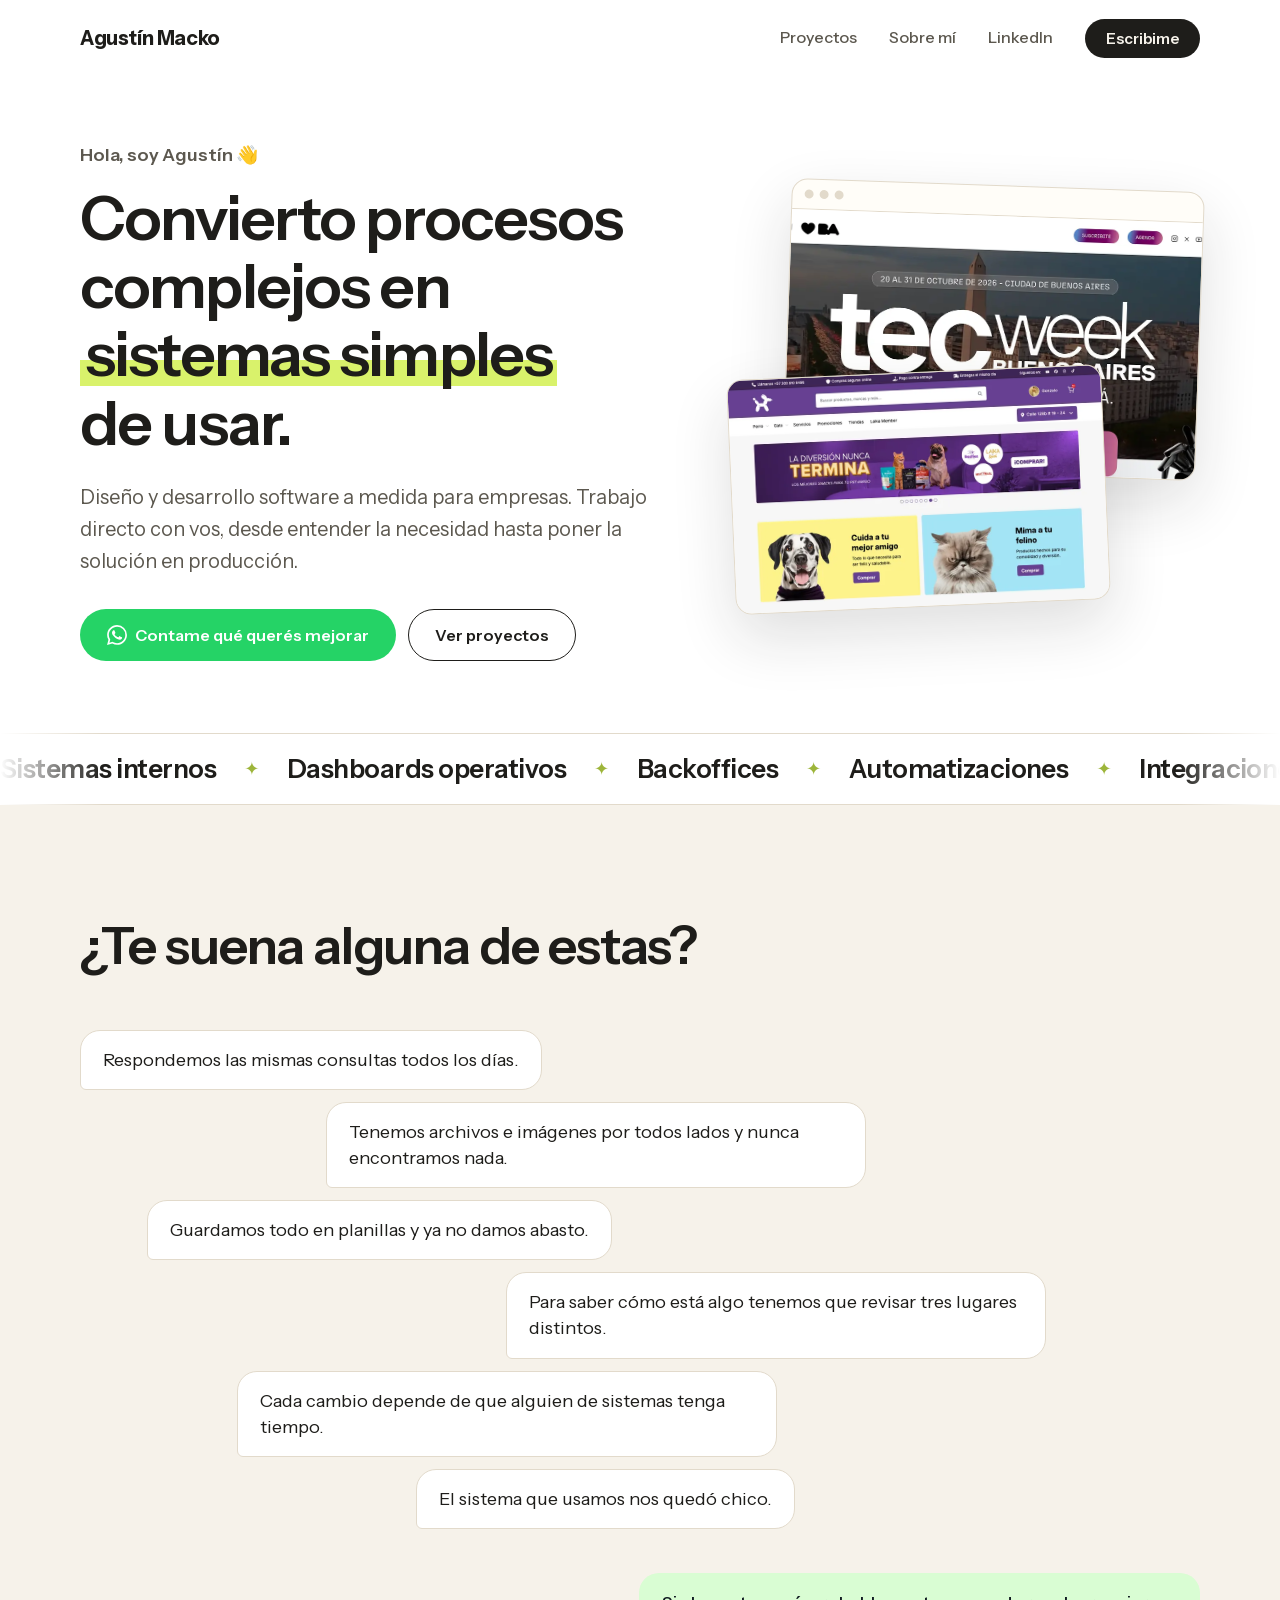
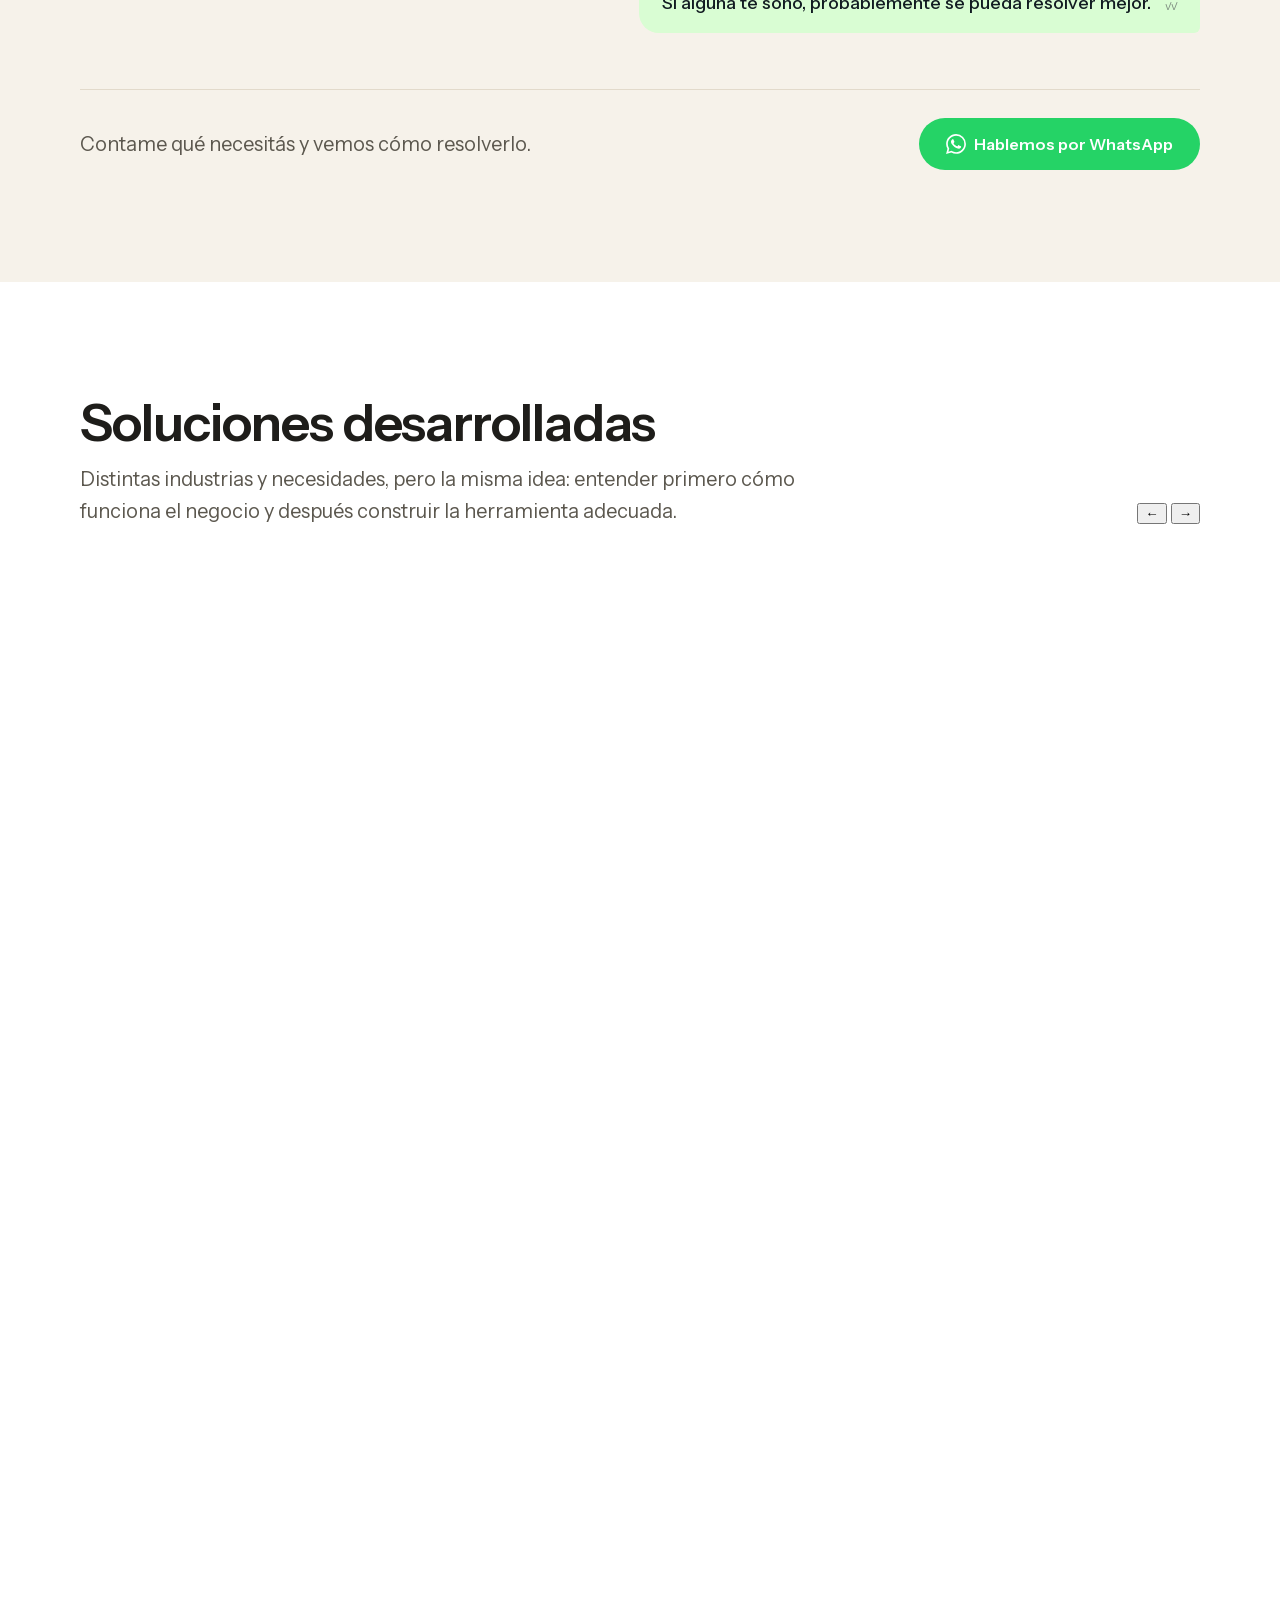
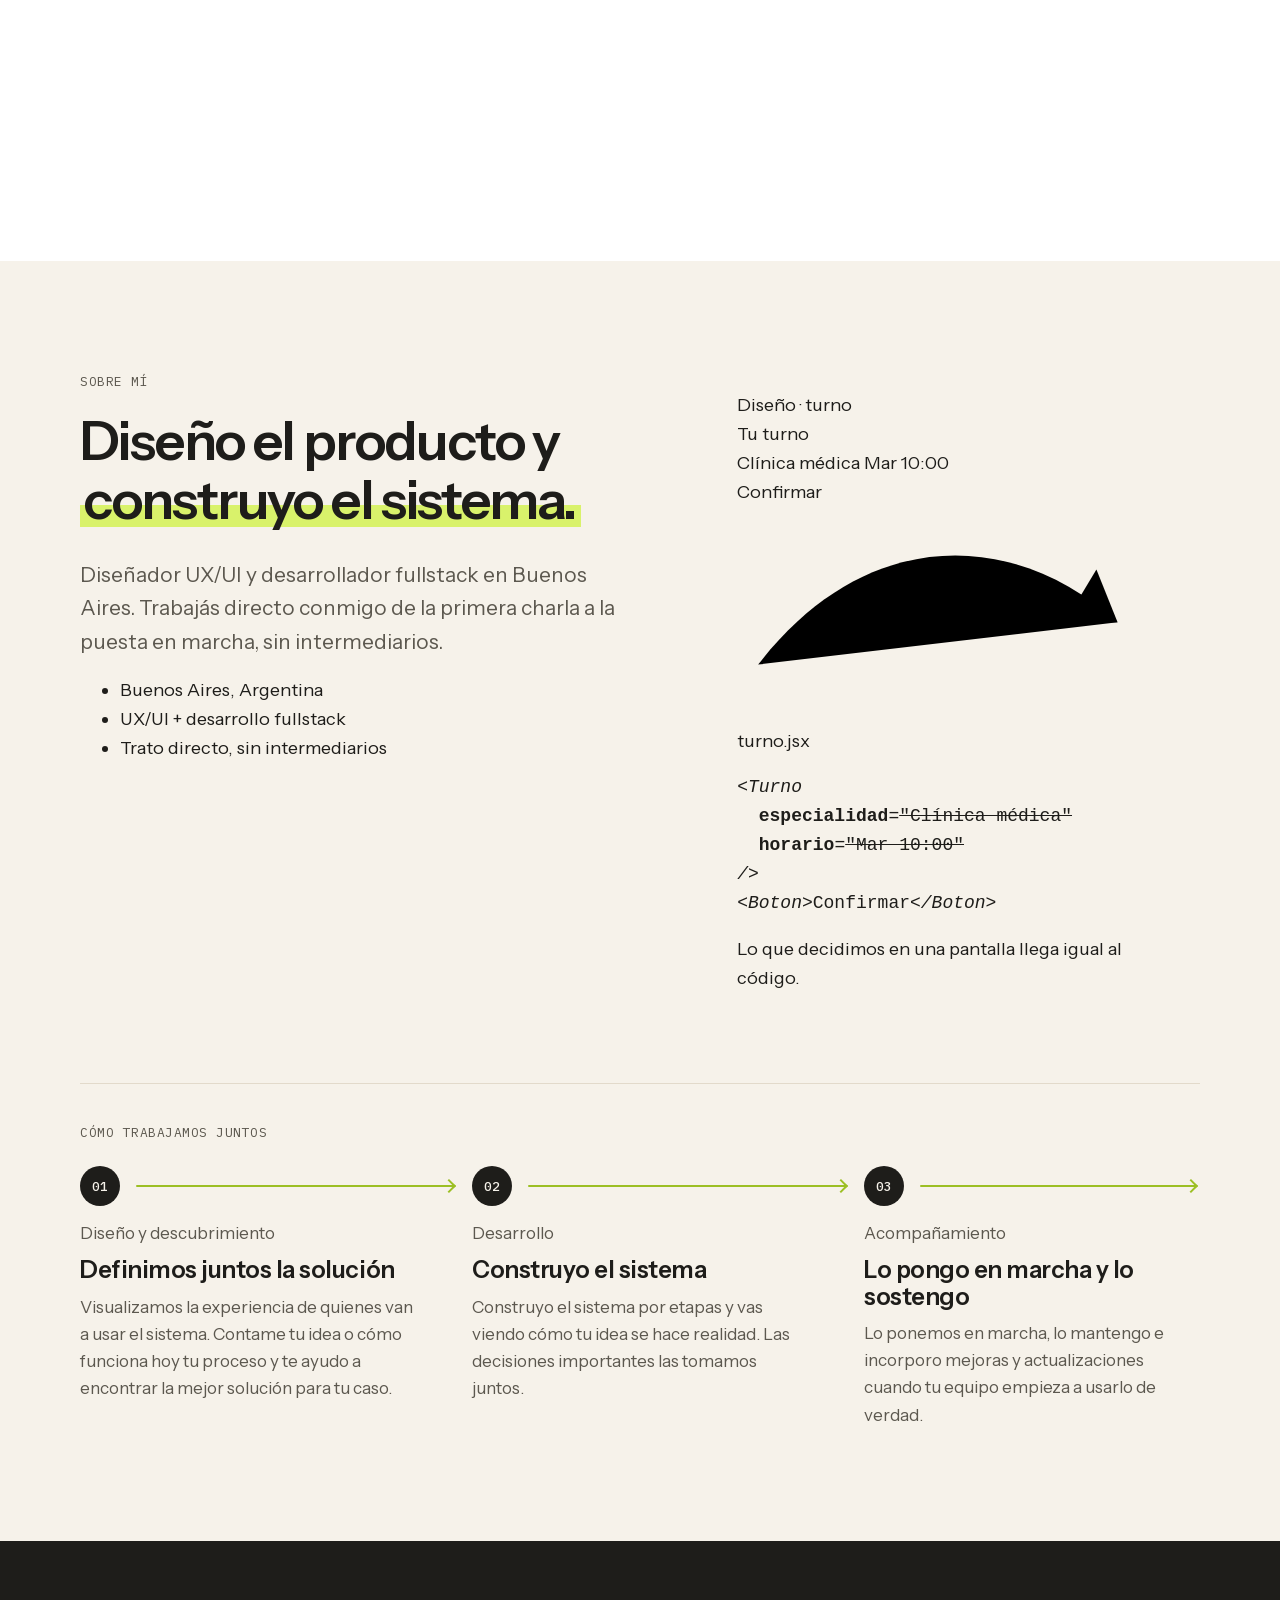
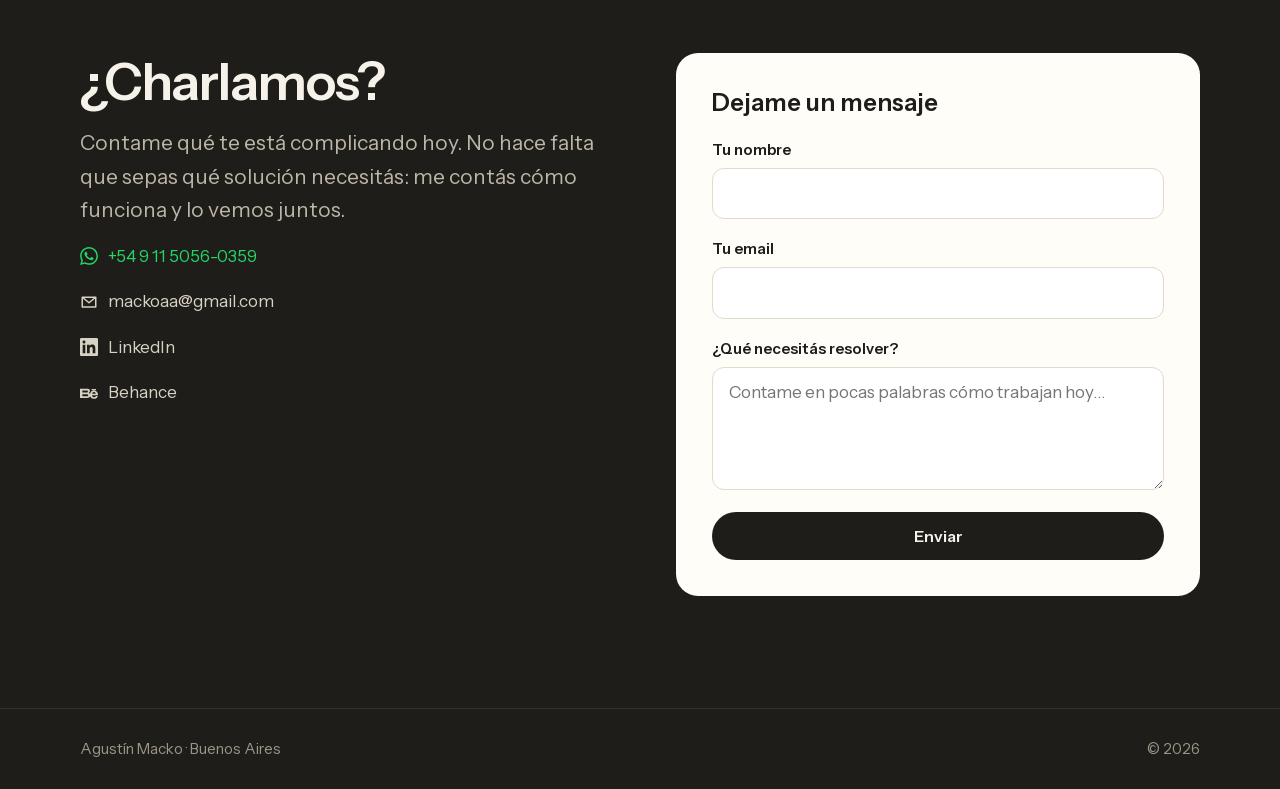
<file: prueba-cal.html>
<!DOCTYPE html>
<html lang="es-AR">
<head>
  <meta charset="UTF-8">
  <meta name="viewport" content="width=device-width, initial-scale=1.0">

  <!-- Google tag (gtag.js) -->
  <script async src="https://www.googletagmanager.com/gtag/js?id=G-NZE4ZRXTH5"></script>
  <script>
    window.dataLayer = window.dataLayer || [];
    function gtag(){dataLayer.push(arguments);}
    gtag('js', new Date());

    gtag('config', 'G-NZE4ZRXTH5');
  </script>
  <title>Agustín Macko — Software a medida para empresas | Product Engineer</title>
  <meta name="description" content="Diseño y desarrollo software a medida para empresas: sistemas internos, paneles de datos, automatizaciones e integraciones. Trabajás directo conmigo, de principio a fin.">
  <meta name="author" content="Agustín Macko">
  <meta name="robots" content="noindex, follow">
  <meta name="theme-color" content="#FFFFFF">
  <link rel="icon" href="favicon.svg" type="image/svg+xml">
  <link rel="apple-touch-icon" href="img/apple-touch-icon.png">

  <meta property="og:type" content="website">
  <meta property="og:locale" content="es_AR">
  <meta property="og:site_name" content="Agustín Macko">
  <meta property="og:title" content="Agustín Macko — Software a medida para empresas">
  <meta property="og:description" content="Convierto procesos complejos en sistemas simples de usar.. Trabajás directo conmigo.">
  <meta property="og:url" content="https://agustinmacko.com.ar/">
  <meta property="og:image" content="https://agustinmacko.com.ar/img/og.png?v=2">
  <meta property="og:image:width" content="1200">
  <meta property="og:image:height" content="630">
  <meta property="og:image:alt" content="Agustín Macko — CConvierto procesos complejos en sistemas simples de usar.">
  <meta name="twitter:card" content="summary_large_image">
  <meta name="twitter:title" content="Agustín Macko — Software a medida para empresas">
  <meta name="twitter:description" content="Convierto procesos complejos en sistemas simples de usar.. Trabajás directo conmigo.">
  <meta name="twitter:image" content="https://agustinmacko.com.ar/img/og.png?v=2">
  <link rel="canonical" href="https://agustinmacko.com.ar/">

  <script type="application/ld+json">
  {
    "@context": "https://schema.org",
    "@graph": [
      {
        "@type": "Person",
        "@id": "https://agustinmacko.com.ar/#person",
        "name": "Agustín Macko",
        "url": "https://agustinmacko.com.ar/",
        "image": "https://agustinmacko.com.ar/img/og.png",
        "jobTitle": "Product Engineer",
        "description": "Diseñador UX/UI y desarrollador fullstack en Buenos Aires. Diseño y desarrollo software a medida para empresas.",
        "email": "mailto:mackoaa@gmail.com",
        "telephone": "+5491150560359",
        "address": {
          "@type": "PostalAddress",
          "addressLocality": "Buenos Aires",
          "addressCountry": "AR"
        },
        "sameAs": [
          "https://www.linkedin.com/in/macko-agustin/",
          "https://github.com/mackoagustin",
          "https://www.behance.net/agustinmacko"
        ],
        "knowsAbout": [
          "Software a medida",
          "Product Engineering",
          "UX/UI Design",
          "Product Design",
          "Desarrollo fullstack",
          "Figma",
          "React",
          "Next.js",
          "Node.js",
          "PostgreSQL",
          "Supabase",
          "AWS",
          "Arquitectura de software"
        ]
      },
      {
        "@type": "ProfessionalService",
        "@id": "https://agustinmacko.com.ar/#service",
        "name": "Agustín Macko — Software a medida para empresas",
        "url": "https://agustinmacko.com.ar/",
        "image": "https://agustinmacko.com.ar/img/og.png",
        "description": "Diseño y desarrollo de software a medida para empresas: sistemas internos, dashboards operativos, backoffices, automatizaciones e integraciones entre sistemas.",
        "founder": {
          "@id": "https://agustinmacko.com.ar/#person"
        },
        "email": "mackoaa@gmail.com",
        "telephone": "+5491150560359",
        "address": {
          "@type": "PostalAddress",
          "addressLocality": "Buenos Aires",
          "addressCountry": "AR"
        },
        "areaServed": [
          {
            "@type": "City",
            "name": "Buenos Aires"
          },
          {
            "@type": "Country",
            "name": "Argentina"
          }
        ],
        "availableLanguage": "es",
        "hasOfferCatalog": {
          "@type": "OfferCatalog",
          "name": "Soluciones",
          "itemListElement": [
            {
              "@type": "Offer",
              "itemOffered": {
                "@type": "Service",
                "name": "Sistemas internos"
              }
            },
            {
              "@type": "Offer",
              "itemOffered": {
                "@type": "Service",
                "name": "Dashboards operativos"
              }
            },
            {
              "@type": "Offer",
              "itemOffered": {
                "@type": "Service",
                "name": "Backoffices"
              }
            },
            {
              "@type": "Offer",
              "itemOffered": {
                "@type": "Service",
                "name": "Automatizaciones"
              }
            },
            {
              "@type": "Offer",
              "itemOffered": {
                "@type": "Service",
                "name": "Integraciones entre sistemas"
              }
            },
            {
              "@type": "Offer",
              "itemOffered": {
                "@type": "Service",
                "name": "Plataformas administrables"
              }
            },
            {
              "@type": "Offer",
              "itemOffered": {
                "@type": "Service",
                "name": "Gestión de archivos y documentos"
              }
            },
            {
              "@type": "Offer",
              "itemOffered": {
                "@type": "Service",
                "name": "Cloud / AWS"
              }
            },
            {
              "@type": "Offer",
              "itemOffered": {
                "@type": "Service",
                "name": "Herramientas para operaciones"
              }
            },
            {
              "@type": "Offer",
              "itemOffered": {
                "@type": "Service",
                "name": "Chatbots para WhatsApp"
              }
            }
          ]
        }
      },
      {
        "@type": "WebSite",
        "@id": "https://agustinmacko.com.ar/#website",
        "url": "https://agustinmacko.com.ar/",
        "name": "Agustín Macko",
        "inLanguage": "es-AR",
        "publisher": {
          "@id": "https://agustinmacko.com.ar/#person"
        }
      }
    ]
  }
  </script>

  <link rel="preconnect" href="https://fonts.googleapis.com">
  <link rel="preconnect" href="https://fonts.gstatic.com" crossorigin>
  <link href="https://fonts.googleapis.com/css2?family=Instrument+Sans:wght@400;500;600;700&family=IBM+Plex+Mono:wght@400;500&display=swap" rel="stylesheet">

  <link rel="stylesheet" href="css/styles.css">
  <script>document.documentElement.classList.add('js');</script>
</head>
<body>

  <a href="#main" class="skip-link">Saltar al contenido</a>

  <header class="header" id="header">
    <div class="wrap header-inner">
      <a href="#top" class="brand">Agustín Macko</a>

      <nav class="nav" aria-label="Navegación principal">
        <a href="#proyectos">Proyectos</a>
        <a href="#sobre-mi">Sobre mí</a>
        <a href="https://www.linkedin.com/in/macko-agustin/" target="_blank" rel="noopener noreferrer" >LinkedIn</a>
        <a href="#contacto" class="btn btn-dark btn-sm">Escribime</a>
      </nav>

      <button type="button" class="menu-toggle" id="menu-toggle" aria-label="Abrir menú" aria-expanded="false" aria-controls="mobile-menu">
        <span></span><span></span>
      </button>
    </div>

    <div class="mobile-menu" id="mobile-menu" aria-hidden="true">
      <a href="#proyectos">Proyectos</a>
      <a href="#sobre-mi">Sobre mí</a>
      <a href="https://www.linkedin.com/in/macko-agustin/" target="_blank" rel="noopener noreferrer" class="ico ico-in">LinkedIn</a>
      <a href="#contacto" class="btn btn-dark">Escribime</a>
    </div>
  </header>

  <main id="main">

    <!-- HOLA -->
    <section class="hero" id="top" aria-labelledby="hero-title">
      <div class="wrap hero-grid">
        <div class="hero-copy">
          <p class="hello">Hola, soy Agustín</p>
          <h1 id="hero-title">
            <span class="only-desktop">Convierto procesos complejos en <span class="mark">sistemas simples</span><br> de usar.</span>
            <span class="only-mobile">Convierto procesos complejos en <span class="mark">sistemas simples</span> de usar.</span>
          </h1>
          <p class="hero-text">Diseño y desarrollo software a medida para empresas. Trabajo directo con vos, desde entender la necesidad hasta poner la solución en producción.</p>
          <div class="actions">
            <a href="https://wa.me/5491150560359?text=Hola%20Agust%C3%ADn%2C%20te%20quiero%20contar%20lo%20que%20necesito" target="_blank" rel="noopener noreferrer" class="btn btn-wa">Contame qué querés mejorar</a>
            <a href="#proyectos" class="btn btn-line">Ver proyectos</a>
          </div>
        </div>

        <figure class="hero-shots" aria-label="Captura de TecWeek y ejemplo de un panel operativo">
          <div class="shot shot-back">
            <span class="shot-bar" aria-hidden="true"><i></i><i></i><i></i></span>
            <img src="img/tec2026.webp" width="1200" height="542" alt="Sitio de TecWeek con la cuenta regresiva del evento en Buenos Aires" fetchpriority="high">
          </div>
          <div class="shot shot-front" aria-hidden="true">
            <img src="img/laika.webp" width="1200" height="542" alt="Sitio de TecWeek con la cuenta regresiva del evento en Buenos Aires" fetchpriority="high">
          </div>
          <!-- <figcaption class="sticker">Hablás directo conmigo</figcaption> -->
        </figure>
      </div>

      <div class="ticker" aria-label="Soluciones que construyo">
        <!-- <p class="wrap ticker-label">Soluciones que construyo</p> -->
        <div class="ticker-row">
          <ul class="ticker-track ticker-solutions">
            <li>Sistemas internos</li><li>Dashboards operativos</li><li>Backoffices</li><li>Automatizaciones</li><li>Integraciones entre sistemas</li><li>Plataformas administrables</li><li>Gestión de archivos y documentos</li><li>Cloud / AWS</li><li>Herramientas para operaciones</li>
            <li aria-hidden="true">Sistemas internos</li><li aria-hidden="true">Dashboards operativos</li><li aria-hidden="true">Backoffices</li><li aria-hidden="true">Automatizaciones</li><li aria-hidden="true">Integraciones entre sistemas</li><li aria-hidden="true">Plataformas administrables</li><li aria-hidden="true">Gestión de archivos y documentos</li><li aria-hidden="true">Cloud / AWS</li><li aria-hidden="true">Herramientas para operaciones</li>
          </ul>
        </div>
      </div>
    </section>

    <!-- TE SUENA -->
    <section class="section section-warm" id="ayuda" aria-labelledby="ayuda-title">
      <div class="wrap">
        <h2 class="title reveal" id="ayuda-title">¿Te suena alguna de estas?</h2>

        <div class="thread">
          <ul class="thread-in" aria-label="Problemas que escucho de empresas">
            <li class="msg reveal" style="--i: 0">Respondemos las mismas consultas todos los días.</li>
            <li class="msg reveal" style="--i: 1">Tenemos archivos e imágenes por todos lados y nunca encontramos nada.</li>
            <li class="msg reveal" style="--i: 2">Guardamos todo en planillas y ya no damos abasto.</li>
            <li class="msg reveal" style="--i: 3">Para saber cómo está algo tenemos que revisar tres lugares distintos.</li>
            <li class="msg reveal" style="--i: 4">Cada cambio depende de que alguien de sistemas tenga tiempo.</li>
            <li class="msg reveal" style="--i: 5">El sistema que usamos nos quedó chico.</li>
          </ul>

          <p class="msg msg-reply reveal" style="--i: 6">Si alguna te sonó, probablemente se pueda resolver mejor.<span class="msg-meta" aria-hidden="true">✓✓</span></p>

          <div class="thread-cta reveal">
            <p>Contame qué necesitás y vemos cómo resolverlo.</p>
            <a href="https://wa.me/5491150560359?text=Hola%20Agust%C3%ADn%2C%20te%20quiero%20contar%20lo%20que%20necesito" target="_blank" rel="noopener noreferrer" class="btn btn-wa">Hablemos por WhatsApp</a>
          </div>
        </div>
      </div>
    </section>

    <!-- PROYECTOS -->
    <section class="section section-tint" id="proyectos" aria-labelledby="proyectos-title">
      <div class="wrap">
        <div class="section-head reveal">
          <div>
            <h2 class="title" id="proyectos-title">Soluciones desarrolladas</h2>
            <p>Distintas industrias y necesidades, pero la misma idea: entender primero cómo funciona el negocio y después construir la herramienta adecuada.</p>
          </div>
          <div class="carousel-nav">
            <button type="button" class="carousel-btn" data-dir="-1" aria-label="Proyecto anterior" aria-controls="projects-track">←</button>
            <button type="button" class="carousel-btn" data-dir="1" aria-label="Proyecto siguiente" aria-controls="projects-track">→</button>
          </div>
        </div>
      </div>

      <div class="carousel reveal" id="projects-track" role="region" aria-roledescription="carrusel" aria-label="Proyectos" tabindex="0">
          <article class="project">
            <div class="project-visual">
              <img src="img/salud-tracker.webp" width="1200" height="750" alt="Tracker de pólizas con filtros por estado, región y firma, y listado de casos con datos anonimizados" loading="lazy">
            </div>
            <div class="project-body">
              <p class="project-tag">Salud · Operaciones · Confidencial</p>
              <h3>Un tracker que avisa cuando un caso cambia de estado</h3>
              <p>Para saber si una póliza había cambiado de estado, el equipo tenía que entrar al sistema y revisar caso por caso. Construí un tracker conectado a la API que detecta esas actualizaciones solo: hoy saben en minutos qué casos necesitan atención, sin perder la tarde buscándolos uno por uno.</p>
              <ul class="project-stack" aria-label="Tecnologías"><li>App de escritorio</li><li>Electron</li><li>API</li><li>Integraciones</li></ul>
              <a href="https://wa.me/5491150560359?text" target="_blank" rel="noopener noreferrer"  class="link">Solicitar demo ↗</a>

            </div>
          </article>

          <article class="project">
            <div class="project-visual">
              <img src="img/aws.webp" width="1200" height="601" alt="Gestor de archivos en AWS con carpetas, buscador y acciones para subir y compartir contenido" loading="lazy">
            </div>
            <div class="project-body">
              <p class="project-tag">GCBA · Cloud</p>
              <h3>Un gestor de archivos propio para el contenido en AWS</h3>
              <p>Las imágenes del área estaban en AWS, pero no había una forma simple de administrarlas: subirlas, buscarlas o compartirlas requería acceso técnico a la infraestructura. Construí un gestor con autenticación y permisos propios, y ahora el equipo maneja el contenido desde su propia interfaz, sin pedirle nada a sistemas.</p>
              <ul class="project-stack" aria-label="Tecnologías"><li>AWS S3</li><li>Node.js</li><li>Cognito</li><li>EC2</li><li>IAM</li></ul>
              <a href="https://wa.me/5491150560359" target="_blank" rel="noopener noreferrer"  class="link">Solicitar demo ↗</a>

            </div>
          </article>

          <article class="project">
            <div class="project-visual">
              <img src="img/chatbot.webp" width="1201" height="676" alt="Ilustración de un chatbot de salud" loading="lazy">
            </div>
            <div class="project-body">
              <p class="project-tag">Salud · WhatsApp · Multi-clínica</p>
              <h3>Gestionar turnos por WhatsApp sin hacerlo manualmente</h3>
              <p>Construí un sistema multilínea para clínicas que permite sacar, consultar y cancelar turnos desde WhatsApp, con agendas, médicos y configuraciones independientes por clínica. Lo que antes eran decenas de mensajes atendidos a mano, hoy se resuelve solo y se supervisa desde un único dashboard.</p>
              <ul class="project-stack" aria-label="Tecnologías"><li>WhatsApp</li><li>Express</li><li>Supabase</li><li>Baileys</li><li>Multi-tenant</li></ul>
              <a href="https://wa.me/5491150560359" target="_blank" rel="noopener noreferrer"  class="link">Solicitar demo ↗</a>
        
            </div>
          </article>

          <article class="project">
            <div class="project-visual">
              <img src="img/tec2026.webp" width="1200" height="599" alt="Sitio de TecWeek Buenos Aires 2026 con la cuenta regresiva del evento" loading="lazy">
            </div>
            <div class="project-body">
              <p class="project-tag">TecWeek · Plataforma</p>
              <h3>Actualizar el evento sin depender de desarrollo</h3>
              <p>Desarrollé el sitio de TecWeek junto con un backoffice para administrar eventos, agenda, sponsors, imágenes y otros contenidos sin tocar código. Durante el evento, que es cuando más cambia la información, el equipo pudo mantenerlo actualizado por su cuenta, sin esperar a un desarrollador para cada ajuste.</p>
              <ul class="project-stack" aria-label="Tecnologías"><li>Next.js</li><li>Supabase</li><li>PostgreSQL</li><li>Backoffice</li></ul>
              <a href="https://www.tecweek.com.ar/" target="_blank" rel="noopener noreferrer" class="link">Ver sitio online ↗</a>
            </div>
          </article>

          <article class="project">
            <div class="project-visual">
              <img src="img/laika.webp" width="1200" height="550" alt="Tienda online de Laika, productos para mascotas" loading="lazy">
            </div>
            <div class="project-body">
              <p class="project-tag">Laika · Product Design</p>
              <h3>Reglas de negocio complejas, convertidas en flujos que se entienden</h3>
              <p>Diseñé herramientas internas para procesos de logística, devoluciones, pagos, catálogo y reglas de negocio, sobre operaciones con múltiples estados y excepciones. El objetivo era que quien opera el sistema todos los días tome decisiones con menos ambigüedad y menos margen de error.</p>
              <ul class="project-stack" aria-label="Disciplinas"><li>Product Design</li><li>UX/UI</li><li>Design System</li></ul>
              <a href="https://laika.com.co/" target="_blank" rel="noopener noreferrer" class="link">Ver sitio online ↗</a>
            </div>
          </article>

          <article class="project">
            <div class="project-visual">
              <img src="img/tracker2.webp" width="1200" height="543" alt="Sitio de Tracker, herramienta para inmobiliarios, con la app mostrando su tablero de avance" loading="lazy">
            </div>
            <div class="project-body">
              <p class="project-tag">Tracker · Real Estate</p>
              <h3>Un sitio que explica el producto en segundos</h3>
              <p>Diseñé y desarrollé el sitio de Tracker para presentar la herramienta y su propuesta de valor al sector inmobiliario. Alguien que nunca usó el producto puede entender en la primera pantalla qué hace y para quién es.</p>
              <ul class="project-stack" aria-label="Disciplinas"><li>UX/UI</li><li>Frontend</li><li>Sitio web</li></ul>
              <a href="https://www.tracker-realestate.com/" target="_blank" rel="noopener noreferrer" class="link">Ver sitio online ↗</a>
            </div>
          </article>

          <article class="project">
            <div class="project-visual">
              <img src="img/autospecial2026.webp" width="1202" height="602" alt="Sitio de Auto Special, concesionario Ford, con buscador de vehículos" loading="lazy">
            </div>
            <div class="project-body">
              <p class="project-tag">Auto Special · Web</p>
              <h3>Un catálogo de vehículos fácil de recorrer</h3>
              <p>Trabajé el diseño UX/UI y el desarrollo frontend del sitio de Auto Special, organizando la información y la experiencia visual alrededor de su catálogo. El resultado es un recorrido más directo entre buscar un vehículo y encontrar sus datos.</p>
              <ul class="project-stack" aria-label="Disciplinas"><li>UX/UI</li><li>Frontend</li></ul>
              <a href="https://autospecial.com.ar" target="_blank" rel="noopener noreferrer" class="link">Ver sitio online ↗</a>
            </div>
          </article>

          <article class="project">
            <div class="project-visual">
              <img src="img/leon.webp" width="1200" height="605" alt="Tienda online de Leon Livings, mobiliario de exterior" loading="lazy">
            </div>
            <div class="project-body">
              <p class="project-tag">Leon Livings · E-commerce</p>
              <h3>Una tienda online fiel a la identidad de la marca</h3>
              <p>Diseñé la experiencia UX/UI de la tienda online, trabajando la navegación, la presentación de productos y el recorrido de compra. La experiencia de comprar quedó tan cuidada como la identidad visual de la marca.</p>
              <ul class="project-stack" aria-label="Disciplinas"><li>UX/UI</li><li>E-commerce</li></ul>
              <a href="https://www.leonlivings.com/" target="_blank" rel="noopener noreferrer" class="link">Ver sitio online ↗</a>
            </div>
          </article>

      </div>
    </section>

    <!-- SOBRE MÍ Y CÓMO TRABAJO -->
    <section class="section section-warm" id="sobre-mi" aria-labelledby="sobre-title">
      <div class="wrap">
        <div class="about-intro">
          <div class="about-copy">
            <p class="about-kicker reveal">Sobre mí</p>
            <h2 class="about-statement reveal" id="sobre-title">Diseño el producto y <span class="mark">construyo el sistema.</span></h2>
            <p class="about-lead reveal">Diseñador UX/UI y desarrollador fullstack en Buenos Aires. Trabajás directo conmigo de la primera charla a la puesta en marcha, sin intermediarios.</p>
            <ul class="about-facts reveal">
              <li>Buenos Aires, Argentina</li>
              <li>UX/UI + desarrollo fullstack</li>
              <li>Trato directo, sin intermediarios</li>
            </ul>
          </div>

          <figure class="duo reveal">
            <div class="duo-card duo-design" aria-hidden="true">
              <p class="duo-bar"><span></span><span></span><span></span> Diseño · turno</p>
              <p class="duo-title">Tu turno</p>
              <p class="duo-row">Clínica médica <span>Mar 10:00</span></p>
              <p class="duo-btn">Confirmar</p>
            </div>
            <svg class="duo-arrow" viewBox="0 0 80 40" aria-hidden="true"><path d="M4 30 C 24 4, 52 4, 72 22" /><path d="M62 22 L72 22 L68 12" /></svg>
            <div class="duo-card duo-code" aria-hidden="true">
              <p class="duo-bar"><span></span><span></span><span></span> turno.jsx</p>
<pre><code><i>&lt;Turno</i>
  <b>especialidad</b>=<s>"Clínica médica"</s>
  <b>horario</b>=<s>"Mar 10:00"</s>
<i>/&gt;</i>
<i>&lt;Boton&gt;</i>Confirmar<i>&lt;/Boton&gt;</i></code></pre>
            </div>
            <figcaption>Lo que decidimos en una pantalla llega igual al código.</figcaption>
          </figure>
        </div>

        <p class="about-kicker steps-kicker reveal" id="como-trabajo">Cómo trabajamos juntos</p>
        <ol class="steps">
          <li class="step reveal" style="--i: 0">
            <p class="step-label"><span class="step-n">01</span> Diseño y descubrimiento</p>
            <h3>Definimos juntos la solución</h3>
            <p>Visualizamos la experiencia de quienes van a usar el sistema. Contame tu idea o cómo funciona hoy tu proceso y te ayudo a encontrar la mejor solución para tu caso.</p>
          </li>
          <li class="step reveal" style="--i: 1">
            <p class="step-label"><span class="step-n">02</span> Desarrollo</p>
            <h3>Construyo el sistema</h3>
            <p>Construyo el sistema por etapas y vas viendo cómo tu idea se hace realidad. Las decisiones importantes las tomamos juntos.</p>
          </li>
          <li class="step reveal" style="--i: 2">
            <p class="step-label"><span class="step-n">03</span> Acompañamiento</p>
            <h3>Lo pongo en marcha y lo sostengo</h3>
            <p>Lo ponemos en marcha, lo mantengo e incorporo mejoras y actualizaciones cuando tu equipo empieza a usarlo de verdad.</p>
          </li>
        </ol>
      </div>
    </section>

    <!-- CONTACTO -->
    <section class="section contact" id="contacto" aria-labelledby="contacto-title">
      <div class="wrap contact-grid">
        <div class="contact-copy reveal">
          <h2 class="title" id="contacto-title">¿Charlamos?</h2>
          <p class="lead">Contame qué te está complicando hoy. No hace falta que sepas qué solución necesitás: me contás cómo funciona y lo vemos juntos.</p>
          <ul class="contact-list">
            <li><a href="https://wa.me/5491150560359" target="_blank" rel="noopener noreferrer" class="ico ico-wa">+54 9 11 5056-0359</a></li>
            <li><a href="mailto:mackoaa@gmail.com" class="ico ico-mail">mackoaa@gmail.com</a></li>
            <li><a href="https://www.linkedin.com/in/macko-agustin/" target="_blank" rel="noopener noreferrer" class="ico ico-in">LinkedIn</a></li>
            <li><a href="https://www.behance.net/agustinmacko" target="_blank" rel="noopener noreferrer" class="ico ico-be">Behance</a></li>
          </ul>
        </div>

        <form action="https://formspree.io/f/myzgvjbd" method="POST" class="form reveal" id="form">
          <p class="form-title">Dejame un mensaje</p>
          <label for="nombre">Tu nombre</label>
          <input type="text" id="nombre" name="nombre" autocomplete="name" required>
          <label for="email">Tu email</label>
          <input type="email" id="email" name="email" autocomplete="email" required>
          <label for="mensaje">¿Qué necesitás resolver?</label>
          <textarea id="mensaje" name="mensaje" rows="4" placeholder="Contame en pocas palabras cómo trabajan hoy…" required></textarea>
          <button type="submit" class="btn btn-dark btn-block">Enviar</button>
        </form>
      </div>
    </section>

  </main>

  <footer class="footer">
    <div class="wrap footer-inner">
      <span>Agustín Macko · Buenos Aires</span>
      <span>© 2026</span>
    </div>
  </footer>

  <script src="js/main.js"></script>
</body>
</html>
</file>
<file: css/styles.css>
/* ─────────────────────────────────────────────
   Agustín Macko — Portfolio
   ───────────────────────────────────────────── */

@font-face {
  font-family: "Instrument Sans";
  font-style: normal;
  font-weight: 400 700;
  font-display: swap;
  src: url("../fonts/instrument-sans-latin.woff2") format("woff2");
}
@font-face {
  font-family: "IBM Plex Mono";
  font-style: normal;
  font-weight: 400;
  font-display: swap;
  src: url("../fonts/ibm-plex-mono-400-latin.woff2") format("woff2");
}
@font-face {
  font-family: "IBM Plex Mono";
  font-style: normal;
  font-weight: 500;
  font-display: swap;
  src: url("../fonts/ibm-plex-mono-500-latin.woff2") format("woff2");
}

:root {
  --bg: #F6F2EA;
  --card: #FFFDF8;
  --ink: #1E1D1A;
  --ink-2: #5C584F;
  --line: #E2DACB;
  --flow: #9CBF24;
  --accent: #D9F26B;
  --accent-ink: #2E3A06;
  --radius: 22px;
  --wrap: 1120px;
  --font-title: "Instrument Sans", system-ui, sans-serif;
  --font-body: "Instrument Sans", system-ui, sans-serif;
  --font-mono: "IBM Plex Mono", ui-monospace, monospace;
  --ico-mail: url("data:image/svg+xml,%3Csvg xmlns='http://www.w3.org/2000/svg' viewBox='0 0 24 24'%3E%3Cpath fill='none' stroke='%23000' stroke-width='2' stroke-linejoin='round' d='M3 5.5h18v13H3z'/%3E%3Cpath fill='none' stroke='%23000' stroke-width='2' stroke-linejoin='round' d='M3.5 6l8.5 7 8.5-7'/%3E%3C/svg%3E");
  --ico-in: url("data:image/svg+xml,%3Csvg xmlns='http://www.w3.org/2000/svg' viewBox='0 0 24 24'%3E%3Cpath d='M20.447 20.452h-3.554v-5.569c0-1.328-.027-3.037-1.852-3.037-1.853 0-2.136 1.445-2.136 2.939v5.667H9.351V9h3.414v1.561h.046c.477-.9 1.637-1.85 3.37-1.85 3.601 0 4.267 2.37 4.267 5.455v6.286zM5.337 7.433c-1.144 0-2.063-.926-2.063-2.065 0-1.138.92-2.063 2.063-2.063 1.14 0 2.064.925 2.064 2.063 0 1.139-.925 2.065-2.064 2.065zm1.782 13.019H3.555V9h3.564v11.452zM22.225 0H1.771C.792 0 0 .774 0 1.729v20.542C0 23.227.792 24 1.771 24h20.451C23.2 24 24 23.227 24 22.271V1.729C24 .774 23.2 0 22.222 0h.003z'/%3E%3C/svg%3E");
  --ico-be: url("data:image/svg+xml,%3Csvg xmlns='http://www.w3.org/2000/svg' viewBox='0 0 24 24'%3E%3Cpath d='M16.969 16.927a2.561 2.561 0 0 0 1.901.677 2.501 2.501 0 0 0 1.531-.475c.362-.235.636-.584.779-.99h2.567a4.955 4.955 0 0 1-1.888 2.769 5.576 5.576 0 0 1-3.08.841 6.08 6.08 0 0 1-2.25-.389 4.639 4.639 0 0 1-1.7-1.114 5.121 5.121 0 0 1-1.09-1.735 6.426 6.426 0 0 1-.387-2.25 6.103 6.103 0 0 1 .399-2.198 5.1 5.1 0 0 1 2.814-2.934 5.28 5.28 0 0 1 2.198-.425 4.925 4.925 0 0 1 2.349.52 4.746 4.746 0 0 1 1.641 1.402 5.719 5.719 0 0 1 .926 2.007 7.47 7.47 0 0 1 .205 2.354h-7.64c-.041.715.198 1.418.674 1.94zm3.345-5.619a2.107 2.107 0 0 0-1.633-.589 2.688 2.688 0 0 0-1.191.241 2.318 2.318 0 0 0-.758.595 2.227 2.227 0 0 0-.401.753 3.44 3.44 0 0 0-.134.707h4.731a3.2 3.2 0 0 0-.614-1.707zM9.49 6.203c.487-.007.973.04 1.451.141.426.086.83.254 1.19.495.339.235.608.557.779.931.203.465.299.97.285 1.478a2.752 2.752 0 0 1-.433 1.566c-.315.458-.753.822-1.264 1.052.694.178 1.304.598 1.72 1.187.387.587.588 1.279.575 1.983a3.4 3.4 0 0 1-.36 1.609 3.141 3.141 0 0 1-.972 1.109c-.418.29-.884.502-1.377.626-.502.13-1.02.195-1.539.194H0V6.203h9.49zm-.338 4.992a1.58 1.58 0 0 0 .999-.305c.28-.228.43-.578.4-.936a1.18 1.18 0 0 0-.125-.588.949.949 0 0 0-.339-.36 1.307 1.307 0 0 0-.485-.18 3.15 3.15 0 0 0-.572-.049H3.157v2.418h5.995zm.233 5.23c.21.002.419-.019.624-.063a1.602 1.602 0 0 0 .52-.22c.153-.105.275-.247.357-.412.095-.217.138-.453.126-.689a1.371 1.371 0 0 0-.465-1.169 1.853 1.853 0 0 0-1.166-.347H3.157v2.9h6.228zm6.018-9.616h5.898v1.428h-5.898V6.809z'/%3E%3C/svg%3E");
  --wa-icon: url("data:image/svg+xml,%3Csvg xmlns='http://www.w3.org/2000/svg' viewBox='0 0 24 24'%3E%3Cpath d='M17.472 14.382c-.297-.149-1.758-.867-2.03-.967-.273-.099-.471-.148-.67.15-.197.297-.767.966-.94 1.164-.173.199-.347.223-.644.075-.297-.15-1.255-.463-2.39-1.475-.883-.788-1.48-1.761-1.653-2.059-.173-.297-.018-.458.13-.606.134-.133.298-.347.446-.52.149-.174.198-.298.298-.497.099-.198.05-.371-.025-.52-.075-.149-.669-1.612-.916-2.207-.242-.579-.487-.5-.669-.51-.173-.008-.371-.01-.57-.01-.198 0-.52.074-.792.372-.272.297-1.04 1.016-1.04 2.479 0 1.462 1.065 2.875 1.213 3.074.149.198 2.096 3.2 5.077 4.487.709.306 1.262.489 1.694.625.712.227 1.36.195 1.871.118.571-.085 1.758-.719 2.006-1.413.248-.694.248-1.289.173-1.413-.074-.124-.272-.198-.57-.347m-5.421 7.403h-.004a9.87 9.87 0 01-5.031-1.378l-.361-.214-3.741.982.998-3.648-.235-.374a9.86 9.86 0 01-1.51-5.26c.001-5.45 4.436-9.884 9.888-9.884 2.64 0 5.122 1.03 6.988 2.898a9.825 9.825 0 012.893 6.994c-.003 5.45-4.437 9.884-9.885 9.884m8.413-18.297A11.815 11.815 0 0012.05 0C5.495 0 .16 5.335.157 11.892c0 2.096.547 4.142 1.588 5.945L.057 24l6.305-1.654a11.882 11.882 0 005.683 1.448h.005c6.554 0 11.89-5.335 11.893-11.893a11.821 11.821 0 00-3.48-8.413z'/%3E%3C/svg%3E");
}

*,
*::before,
*::after { box-sizing: border-box; }

[hidden] { display: none !important; }

html { scroll-behavior: smooth; scroll-padding-top: 88px; }

body {
  margin: 0;
  background: #FFFFFF;
  color: var(--ink);
  font-family: var(--font-body);
  font-size: 18px;
  line-height: 1.6;
  -webkit-font-smoothing: antialiased;
}

img { display: block; max-width: 100%; }
a { color: inherit; }
h1, h2, h3 { font-family: var(--font-title); font-weight: 600; letter-spacing: -0.02em; line-height: 1.1; margin: 0; }
p { margin: 0; }

.wrap { width: min(var(--wrap), 100% - 48px); margin-inline: auto; }

.skip-link {
  position: absolute; left: 16px; top: -60px; z-index: 100;
  background: var(--ink); color: var(--bg); padding: 10px 16px; border-radius: 10px;
}
.skip-link:focus { top: 16px; }

:focus-visible { outline: 3px solid var(--ink); outline-offset: 3px; border-radius: 6px; }

/* ── Botones ── */
.btn {
  display: inline-flex; align-items: center; justify-content: center; gap: 8px;
  padding: 15px 26px; border-radius: 999px; border: 1.5px solid transparent;
  font: 600 16px/1 var(--font-body); text-decoration: none; cursor: pointer;
  transition: transform .2s ease, background-color .2s ease, color .2s ease, border-color .2s ease;
}
.btn:hover { transform: translateY(-2px); }
.btn-sm { padding: 11px 20px; font-size: 15px; }
.btn-block { width: 100%; }
.btn-dark { background: var(--ink); color: var(--bg); }
.btn-dark:hover { background: #000; }
.btn-line { border-color: var(--ink); color: var(--ink); background: transparent; }
.btn-line:hover { background: var(--ink); color: var(--bg); }
.btn-wa { background: #25D366; color: #ffffff; }
.btn-wa:hover { background: #1EBE5B; }
.btn-wa::before,
.ico::before {
  content: ""; width: 20px; height: 20px; flex-shrink: 0; background: currentColor;
  -webkit-mask: var(--ico, var(--wa-icon)) center / contain no-repeat;
  mask: var(--ico, var(--wa-icon)) center / contain no-repeat;
}
.ico { display: inline-flex; align-items: center; gap: 10px; }
.ico::before { width: 18px; height: 18px; }
.ico-wa { --ico: var(--wa-icon); }
.ico-mail { --ico: var(--ico-mail); }
.ico-in { --ico: var(--ico-in); }
.ico-be { --ico: var(--ico-be); }
.nav .ico::before { width: 16px; height: 16px; }

.actions { display: flex; flex-wrap: wrap; gap: 12px; }
.alt-contact { margin-top: 14px; font-size: 15px; color: var(--ink-2); }
.alt-contact a { color: var(--ink); font-weight: 600; text-underline-offset: 3px; }
.alt-contact a:hover { text-decoration-thickness: 2px; }
.cta-group { display: flex; flex-direction: column; align-items: flex-start; }

/* ── Header ── */
.header {
  position: sticky; top: 0; z-index: 50;
  background: rgba(255, 255, 255, .88);
  backdrop-filter: blur(12px);
  -webkit-backdrop-filter: blur(12px);
  border-bottom: 1px solid transparent;
  transition: border-color .2s ease;
}
.header.is-scrolled { border-bottom-color: var(--line); }
.header-inner { display: flex; align-items: center; justify-content: space-between; height: 76px; }
.brand { font: 700 20px/1 var(--font-title); letter-spacing: -0.02em; text-decoration: none; }
.nav { display: flex; align-items: center; gap: 32px; }
.nav a:not(.btn) { font-size: 16px; font-weight: 500; text-decoration: none; color: var(--ink-2); transition: color .2s; }
.nav a:not(.btn):hover { color: var(--ink); }

.menu-toggle {
  display: none; width: 44px; height: 44px; border: 0; background: transparent; cursor: pointer;
  flex-direction: column; justify-content: center; align-items: center; gap: 6px;
}
.menu-toggle span { display: block; width: 22px; height: 2px; background: var(--ink); border-radius: 2px; transition: transform .25s ease; }
.menu-toggle[aria-expanded="true"] span:first-child { transform: translateY(4px) rotate(45deg); }
.menu-toggle[aria-expanded="true"] span:last-child { transform: translateY(-4px) rotate(-45deg); }

.mobile-menu { display: none; }

/* ── Hero ── */
.hero { padding: 64px 0 0px; }
.hero-grid { display: grid; grid-template-columns: 1.25fr 1fr; gap: 64px; align-items: center; }
.hello {
  display: inline-block; margin-bottom: 20px;
  font: 600 18px/1 var(--font-title); color: var(--ink-2);
}
.hello::after { content: " 👋"; }
.hero h1 { font-size: clamp(40px, 5vw, 62px); letter-spacing: -0.03em; margin-bottom: 24px; }
.hero-text { font-size: 20px; color: var(--ink-2); max-width: 34em; margin-bottom: 32px; }

.hero-proof {
  margin-top: 32px; padding-top: 20px; border-top: 1px solid var(--line);
  font: 500 13px/1.6 var(--font-mono); color: var(--ink-2);
}
.hero-proof span { color: var(--ink); }

.case-picker { margin-top: 24px; }
.case-picker-title { font: 600 15px/1.4 var(--font-title); margin-bottom: 10px; }
.case-picker ul { list-style: none; margin: 0; padding: 0; display: flex; flex-wrap: wrap; gap: 8px; }
.case-picker a {
  display: inline-flex; align-items: center; gap: 8px;
  padding: 10px 14px; border-radius: 999px;
  background: var(--card); border: 1px solid var(--line);
  font-size: 15px; font-weight: 500; text-decoration: none;
  transition: border-color .2s ease, background-color .2s ease;
}
.case-picker a::after { content: "→"; color: var(--ink-2); }
.case-picker a:hover { border-color: var(--ink); background: #fff; }

.mark {
  background: linear-gradient(transparent 58%, var(--accent) 58%, var(--accent) 92%, transparent 92%);
  padding: 0 .08em;
}

.hero-shots { position: relative; margin: 0; aspect-ratio: 1 / 1; }
.shot {
  position: absolute;
  background: var(--card); border: 1px solid var(--line); border-radius: 16px;
  overflow: hidden;
  box-shadow: 0 24px 60px rgba(30, 29, 26, .14);
}
.shot img { width: 100%; height: auto; aspect-ratio: 16 / 10; object-fit: cover; object-position: top; }
.shot-bar { display: flex; gap: 6px; padding: 10px 12px; border-bottom: 1px solid var(--line); }
.shot-bar i { width: 9px; height: 9px; border-radius: 50%; background: var(--line); }
.shot-back { top: 4%; right: 0; width: 88%; transform: rotate(2deg); }
.shot-front { bottom: 6%; left: 0; width: 80%; transform: rotate(-2.5deg); }

/* ── Ticker ── */
.ticker { margin-top: 72px; }
.ticker-label {
  font: 400 13px/1.4 var(--font-mono); text-transform: uppercase; letter-spacing: .04em;
  color: var(--ink-2); margin-bottom: 16px;
}
.ticker-row {
  overflow: hidden;
  border-block: 1px solid var(--line);
  mask-image: linear-gradient(90deg, transparent, #000 8%, #000 92%, transparent);
  -webkit-mask-image: linear-gradient(90deg, transparent, #000 8%, #000 92%, transparent);
}
.ticker-track {
  list-style: none; margin: 0; padding: 0;
  display: flex; width: max-content;
  animation: ticker 40s linear infinite;
}
@media (hover: hover) {
  .ticker-row:hover .ticker-track { animation-play-state: paused; }
}
.ticker-track li { display: flex; align-items: center; white-space: nowrap; }
.ticker-track li::after { content: "✦"; margin-inline: 28px; font-size: .7em; opacity: .5; }
.ticker-solutions li { font: 600 26px/1 var(--font-title); letter-spacing: -0.02em; padding: 22px 0; }
.ticker-solutions li::after { color: #9DB53A; opacity: 1; }
@keyframes ticker {
  to { transform: translateX(-50%); }
}

.only-mobile { display: none; }

/* ── Secciones ── */
.section { padding: 112px 0; }
.section-warm { background: var(--bg); }
.section-tint { background: white; }
.title { font-size: clamp(34px, 4.2vw, 52px); }
.section-head { display: flex; justify-content: space-between; align-items: flex-end; gap: 24px; margin-bottom: 48px; flex-wrap: wrap; }
.section-head p { font-size: 20px; color: var(--ink-2); margin-top: 12px; }
.lead { font-size: 21px; color: var(--ink-2); max-width: 36em; }

/* ── ¿Te suena? ── */
.thread { margin-top: 56px; display: flex; flex-direction: column; }
.thread-in { list-style: none; margin: 0; padding: 0; display: flex; flex-direction: column; align-items: flex-start; gap: 12px; }
.thread-in .msg:nth-child(2) { margin-left: 22%; }
.thread-in .msg:nth-child(3) { margin-left: 6%; }
.thread-in .msg:nth-child(4) { margin-left: 38%; }
.thread-in .msg:nth-child(5) { margin-left: 14%; }
.thread-in .msg:nth-child(6) { margin-left: 30%; }

.msg {
  max-width: min(30em, 100%);
  padding: 16px 22px;
  background: #fff; border: 1px solid var(--line);
  border-radius: 20px 20px 20px 6px;
  font-size: 18px; line-height: 1.45; color: var(--ink);
}

.msg-reply {
  align-self: flex-end; margin-top: 44px;
  display: flex; align-items: flex-end; gap: 14px;
  background: #D9FDD3; border-color: transparent; color: #111B21;
  border-radius: 20px 20px 6px 20px;
  font-weight: 500;
  max-width: none; white-space: nowrap;
}
.msg-meta { font: 400 11px/1.6 var(--font-mono); letter-spacing: -0.08em; color: #7C8B7E; white-space: nowrap; }

.thread-cta {
  margin-top: 56px; padding-top: 28px; border-top: 1px solid var(--line);
  display: flex; align-items: center; justify-content: space-between; gap: 20px 32px;
}
.thread-cta > p { font-size: 20px; color: var(--ink-2); white-space: nowrap; }

.js .thread .reveal { transition-delay: calc(var(--i, 0) * 90ms); }

/* ── Proyectos ── */
.section-head > div { max-width: 44em; }
.projects-grid { display: grid; grid-template-columns: repeat(2, minmax(0, 1fr)); gap: 24px; }
.project {
  background: #FFFFFF; border: 1px solid var(--line); border-radius: var(--radius);
  overflow: hidden; display: flex; flex-direction: column;
  transition: transform .25s ease, box-shadow .25s ease;
}
@media (hover: hover) {
  .project:hover { transform: translateY(-4px); box-shadow: 0 16px 40px rgba(30, 29, 26, .08); }
}
.project { position: relative; }
.project-status {
  display: inline-flex; align-items: center; gap: 8px; margin-top: 4px;
  font: 500 12.5px/1.4 var(--font-mono); color: var(--ink-2);
}
.project-status::before { content: ""; width: 8px; height: 8px; border-radius: 50%; background: #F2B544; flex-shrink: 0; }
.project-badge {
  position: absolute; top: 14px; left: 14px; z-index: 1;
  font: 500 12.5px/1 var(--font-mono); letter-spacing: .02em; color: var(--ink);
  background: rgba(255, 255, 255, .95); border: 1px solid var(--line);
  padding: 8px 12px; border-radius: 999px;
  box-shadow: 0 2px 8px rgba(30, 29, 26, .08);
}
.project-visual { aspect-ratio: 2 / 1; background: #E7E0D1; overflow: hidden; }
.project-visual img { width: 100%; height: 100%; object-fit: cover; object-position: top; }
.project-body { padding: 28px 30px 30px; display: flex; flex-direction: column; gap: 12px; flex: 1; }
.project-tag { font: 500 12.5px/1.4 var(--font-mono); color: var(--ink-2); text-transform: uppercase; letter-spacing: .04em; }
.project-stack {
  list-style: none; margin: 12px 0 0; padding: 0;
  display: flex; flex-wrap: wrap; gap: 8px;
}
.project-stack li {
  font: 500 12.5px/1 var(--font-mono);
  color: var(--chip-ink, var(--ink));
  background: var(--chip-bg, var(--bg));
  border: 1px solid color-mix(in srgb, var(--chip-ink, var(--line)) 14%, transparent);
  padding: 7px 11px; border-radius: 999px;
}
.project h3 { font-size: 24px; }
.project-body > p:not(.project-tag):not(.project-status) { color: var(--ink-2); font-size: 17px; flex: 1; }
.project-body > p strong { color: var(--ink); font-weight: 600; }

.link {
  align-self: flex-start; margin-top: 12px;
  font-weight: 600; font-size: 16px; text-decoration: none;
  padding: 9px 18px; border: 1.5px solid var(--ink); border-radius: 999px;
  transition: background-color .2s ease, color .2s ease;
}
.link:hover { background: var(--ink); color: var(--card); }
.link-dark { background: var(--ink); color: var(--card); }
.link-dark:hover { background: #000; }
.project-links { display: flex; flex-wrap: wrap; gap: 0 10px; }


/* Visual recreado · panel */
.mini-row {
  display: flex; justify-content: space-between; align-items: center;
  background: var(--card); border-radius: 10px; padding: 12px 16px; font: 400 14px/1.2 var(--font-mono);
}
.mini-head { background: transparent; font-size: 12px; font-weight: 500; color: var(--ink-2); text-transform: uppercase; letter-spacing: .04em; padding-block: 4px; }
.pill { font: 500 12px/1 var(--font-mono); padding: 5px 10px; border-radius: 999px; white-space: nowrap; }
.pill-blue { background: #DCE7FF; color: #1F4FB8; }
.pill-amber { background: #FFEDC7; color: #8A5A00; }
.pill-green { background: #DDF3D8; color: #2D6A21; }

.panel { display: flex; flex-direction: column; gap: 8px; padding: 18px; background: #EEF0F4; }
.panel-top { display: flex; align-items: center; justify-content: space-between; gap: 12px; margin-bottom: 2px; }
.panel-title { font: 600 17px/1 var(--font-title); letter-spacing: -0.01em; }
.panel-search {
  flex: 0 1 45%; padding: 8px 12px; border-radius: 8px;
  background: var(--card); border: 1px solid var(--line);
  font: 400 12px/1 var(--font-mono); color: #9A968C;
}
.panel-filters { display: flex; gap: 6px; flex-wrap: wrap; margin-bottom: 6px; }
.panel-filters span {
  font: 400 11.5px/1 var(--font-mono); padding: 6px 10px; border-radius: 999px;
  background: var(--card); border: 1px solid var(--line); color: var(--ink-2);
}
.panel-filters .is-on { background: var(--ink); border-color: var(--ink); color: var(--bg); }
.panel .mini-row { padding: 10px 14px; font-size: 13px; }

/* ── Otros trabajos ── */

/* ── Cómo trabajo ── */
.steps {
  list-style: none; margin: 0; padding: 0; position: relative;
  display: grid; grid-template-columns: repeat(3, 1fr); gap: 56px;
}
.step::before {
  content: ""; position: absolute; top: 19px; left: 56px; right: -38px;
  height: 2px; border-radius: 2px; background: var(--flow);
  transform-origin: left; transition: transform .7s ease;
}
.step::after {
  content: ""; position: absolute; top: 15px; right: -38px; width: 10px; height: 10px;
  border-top: 2px solid var(--flow); border-right: 2px solid var(--flow);
  transform: rotate(45deg); transition: opacity .3s ease;
}
.js .step.reveal:not(.is-visible)::before { transform: scaleX(0); }
.js .step.reveal:not(.is-visible)::after { opacity: 0; }
.js .step.reveal::before { transition-delay: calc(var(--i, 0) * 120ms + .3s); }
.js .step.reveal::after { transition-delay: calc(var(--i, 0) * 120ms + .9s); }
.step:last-child::before { right: 4px; }
.step:last-child::after { right: 4px; }
.step { position: relative; display: flex; flex-direction: column; gap: 10px; }
.step-n {
  display: grid; place-items: center; width: 40px; height: 40px; border-radius: 50%; flex-shrink: 0;
  margin-bottom: 14px;
  background: var(--ink); color: var(--bg); font: 500 13px/1 var(--font-mono);
}
.step h3 { font-size: 24px; }
.step > p { color: var(--ink-2); font-size: 17px; max-width: 26em; }
.step > p.step-pill {
  margin-top: auto; align-self: flex-start; max-width: none;
  padding: 8px 14px; border-radius: 999px;
  background: color-mix(in srgb, var(--accent) 45%, transparent); color: var(--accent-ink);
  font: 500 13px/1.4 var(--font-mono);
}
.step-pill span:first-child { font-weight: 600; }
.step > p + p.step-pill { margin-top: auto; }
.js .steps .reveal { transition-delay: calc(var(--i, 0) * 120ms); }
.steps-close { margin-top: 48px; }
.steps-close a {
  display: inline-flex; align-items: center; gap: 10px;
  font: 600 22px/1.2 var(--font-title); text-decoration: underline;
  text-decoration-color: var(--accent); text-decoration-thickness: 4px; text-underline-offset: 6px;
}
.steps-close a::after { content: "→"; }
.steps-close a:hover { text-decoration-color: var(--ink); }
/* ── Testimonios ── */
.testimonials-section { padding-bottom: 20; }
.testimonials { display: grid; grid-template-columns: repeat(2, minmax(0, 1fr)); gap: 20px; margin-top: 40px; }
.testimonial { margin: 0; display: flex; flex-direction: column; gap: 20px; padding: 28px; background: var(--card); border: 1px solid var(--line); border-radius: var(--radius); }
.testimonial blockquote { margin: 0; font-size: 18px; line-height: 1.5; }
.testimonial blockquote::before { content: "“"; display: block; font: 600 40px/0.6 var(--font-title); color: var(--flow); margin-bottom: 12px; }
.testimonial figcaption { margin-top: auto; display: flex; flex-direction: column; gap: 2px; }
.testimonial-name { font-weight: 600; }
.testimonial-role { font-size: 15px; color: var(--ink-2); }
.is-preview .testimonial { position: relative; outline: 2px dashed #F2B544; outline-offset: 4px; }
.is-preview .testimonial::after {
  content: "Vista previa"; position: absolute; top: 14px; right: 16px;
  font: 500 11px/1 var(--font-mono); text-transform: uppercase; letter-spacing: .04em;
  padding: 5px 8px; border-radius: 999px; background: #FFEDC7; color: #8A5A00;
}
.is-preview .testimonial-name:empty::before { content: "Falta el nombre"; color: #8A5A00; font-weight: 500; font-style: italic; }
.is-preview [data-required]:empty::before { content: "[falta dato]"; color: #8A5A00; font-style: italic; }

/* ── Sobre mí ── */
.about-kicker {
  font: 400 13px/1.4 var(--font-mono); text-transform: uppercase; letter-spacing: .04em;
  color: var(--ink-2); margin-bottom: 20px;
}
.about-statement { font-size: clamp(38px, 5vw, 64px); letter-spacing: -0.03em; max-width: 16em; }

.about-lead { font-size: 21px; color: var(--ink-2); max-width: 38em; margin-top: 28px; }
.about-lead + .about-lead { margin-top: 16px; }
.about-intro .about-statement { font-size: clamp(36px, 4.2vw, 56px); }
.about-intro {
  display: grid; grid-template-columns: minmax(0, 1.1fr) minmax(0, 1fr); gap: 0 64px; align-items: start;
  grid-template-areas: "head visual" "body visual";
}
.about-head { grid-area: head; }
.about-body { grid-area: body; }
.about-location { margin-top: 24px; font-size: 16px; color: var(--ink-2); }
.about-body .btn { margin-top: 28px; }

.about-visual { grid-area: visual; align-self: center; margin: 0; }
.about-stage { position: relative; }
.about-frame {
  background: var(--card); border: 1px solid var(--line); border-radius: 16px; overflow: hidden;
  box-shadow: 0 24px 60px rgba(30, 29, 26, .14);
}
.about-frame img { width: 100%; height: auto; object-fit: cover; object-position: top; }
.about-photo img { aspect-ratio: 4 / 5; }
.about-domus img,
.about-figma img { aspect-ratio: 16 / 10; }
.about-arrow { position: absolute; width: 72px; z-index: 4; }
.about-arrow path { fill: none; stroke: var(--flow); stroke-width: 2.5; stroke-linecap: round; stroke-linejoin: round; }
.about-visual figcaption { margin-top: 28px; text-align: center; font: 500 13px/1.4 var(--font-mono); color: var(--ink-2); }

/* Solo Domus */
.about-domus { position: relative; z-index: 2; width: 92%; margin-inline: auto; rotate: 1.5deg; }

/* Domus + Figma, sin foto */
.has-figma:not(.has-photo) .about-stage { padding-top: 18%; }
.has-figma:not(.has-photo) .about-figma { position: absolute; top: 0; left: 0; width: 66%; rotate: -3deg; z-index: 1; }
.has-figma:not(.has-photo) .about-domus { width: 70%; margin: 0 0 0 auto; rotate: 2deg; }
.has-figma:not(.has-photo) .about-arrow { top: 30%; left: 50%; rotate: 30deg; }

/* Foto + Domus (+ Figma opcional) */
.has-photo .about-stage { padding-bottom: 14%; }
.has-photo .about-photo { position: relative; width: 64%; rotate: -1.5deg; z-index: 1; }
.has-photo .about-domus { position: absolute; right: 0; bottom: 0; width: 60%; margin: 0; rotate: 2deg; z-index: 3; }
.has-photo .about-figma { position: absolute; right: 4%; bottom: 44%; width: 46%; rotate: -3deg; z-index: 2; }
.has-photo .about-arrow { left: 38%; top: 56%; rotate: 25deg; }

@media (prefers-reduced-motion: no-preference) {
  .about-frame { transition: translate .8s cubic-bezier(.2, .7, .2, 1) .15s; }
  .js .about-visual.reveal:not(.is-visible) .about-photo { translate: -12px 10px; }
  .js .about-visual.reveal:not(.is-visible) .about-domus { translate: 14px 14px; }
  .js .about-visual.reveal:not(.is-visible) .about-figma { translate: -10px -10px; }
}

.steps-kicker { margin: 72px 0 24px; padding-top: 40px; border-top: 1px solid var(--line); }


/* ── Contacto ── */
.contact { background: var(--ink); color: var(--bg); }
.contact .lead { color: #BDB6A8; margin: 16px 0 0; }
.contact-grid {
  display: grid; grid-template-columns: 1fr 1fr; gap: 32px 72px; align-items: start;
  grid-template-areas: "copy form" "alt form"; grid-template-rows: auto 1fr;
}
.contact-copy { grid-area: copy; }
.contact .form { grid-area: form; }
.contact-alt { grid-area: alt; }
.contact-alt-title { font: 400 13px/1.4 var(--font-mono); text-transform: uppercase; letter-spacing: .04em; color: #BDB6A8; }
.contact-list { list-style: none; margin: 16px 0 0; padding: 0; display: flex; flex-direction: column; gap: 14px; }
.contact-alt .btn-line { margin-top: 24px; border-color: #D8D2C4; color: #F6F2EA; }
.contact-alt .btn-line:hover { background: #F6F2EA; color: var(--ink); }
.contact .alt-contact, .contact .alt-contact a { color: #D8D2C4; }
.contact-list a { color: #D8D2C4; text-decoration: none; font-size: 17px; }
.contact-list a:hover { color: #fff; text-decoration: underline; text-underline-offset: 4px; }
.contact-list .ico-wa,
.contact-list .ico-wa:hover { color: #25D366; }

.form {
  background: var(--card); color: var(--ink); border-radius: var(--radius);
  padding: 36px; display: flex; flex-direction: column;
}
.form-title { font: 600 24px/1.2 var(--font-title); margin-bottom: 20px; }
.form label { font-size: 15px; font-weight: 600; margin-bottom: 6px; }
.form input,
.form textarea {
  width: 100%; margin-bottom: 18px; padding: 13px 16px;
  font: 400 17px/1.4 var(--font-body); color: var(--ink);
  background: white; border: 1.5px solid var(--line); border-radius: 12px;
  transition: border-color .2s;
}
.form input:focus,
.form textarea:focus { outline: none; border-color: var(--ink); }
.form textarea { resize: vertical; min-height: 110px; }
.form .btn { margin-top: 4px; }
.form .btn:disabled { opacity: .6; cursor: wait; transform: none; }
.form .hp { display: none; }
.form-note { margin-top: 12px; text-align: center; font-size: 14px; color: var(--ink-2); }
.form-status { margin-top: 16px; padding: 14px 16px; border-radius: 12px; font-size: 15px; background: #E3F5E1; color: #1F4D1A; }
.form-status.is-error { background: #FCE8E4; color: #7A2414; }
.form-status a { color: inherit; font-weight: 600; }

/* ── Footer ── */
.footer { background: var(--ink); color: #9C9587; border-top: 1px solid #34322D; }
.footer-inner { display: flex; justify-content: space-between; align-items: center; gap: 16px; flex-wrap: wrap; padding: 28px 0; font-size: 15px; }

/* ── Casos ── */
.case-hero { padding: 56px 0 0; }
.crumbs { display: flex; flex-wrap: wrap; gap: 8px; list-style: none; margin: 0 0 28px; padding: 0; font: 400 13px/1.4 var(--font-mono); color: var(--ink-2); }
.crumbs li + li::before { content: "/"; margin-right: 8px; opacity: .5; }
.crumbs a { text-decoration: none; }
.crumbs a:hover { text-decoration: underline; text-underline-offset: 3px; }
.case-hero h1 { font-size: clamp(36px, 4.6vw, 60px); letter-spacing: -0.03em; margin: 12px 0 40px; }
.case-intro { display: grid; grid-template-columns: minmax(0, 1.6fr) minmax(0, 1fr); gap: 40px 72px; align-items: start; }
.case-summary { font-size: 21px; color: var(--ink-2); margin-bottom: 32px; }
.case-shot { margin: 56px 0 0; border: 1px solid var(--line); border-radius: var(--radius); overflow: hidden; background: #E7E0D1; box-shadow: 0 24px 60px rgba(30, 29, 26, .10); }
.case-shot img { width: 100%; height: auto; }
.case-shot figcaption { padding: 14px 20px; font: 400 13px/1.4 var(--font-mono); color: var(--ink-2); background: var(--card); border-top: 1px solid var(--line); }

.case-facts { display: flex; flex-direction: column; gap: 20px; margin: 0; padding: 4px 0 4px 32px; border-left: 1px solid var(--line); }
.case-facts dt { font: 500 12.5px/1.4 var(--font-mono); text-transform: uppercase; letter-spacing: .04em; color: var(--ink-2); margin-bottom: 6px; }
.case-facts dd { margin: 0; font-size: 17px; }

.case-content { display: flex; flex-direction: column; gap: 96px; }
.case-block { display: grid; grid-template-columns: minmax(0, 5fr) minmax(0, 7fr); gap: 24px 72px; align-items: start; }
.case-block-head { position: sticky; top: 112px; }
.case-block h2 { font-size: clamp(28px, 3vw, 38px); }
#otros-casos { display: block; }
#otros-casos .case-block-head { position: static; }
.case-block p { color: var(--ink-2); margin-bottom: 16px; }
.case-block p:last-child { margin-bottom: 0; }
.case-kicker { font: 400 13px/1.4 var(--font-mono); text-transform: uppercase; letter-spacing: .04em; color: var(--ink-2); margin-bottom: 12px !important; }
.case-list { list-style: none; margin: 24px 0 0; padding: 0; display: flex; flex-direction: column; gap: 14px; }
.case-list li { position: relative; padding: 18px 22px 18px 52px; background: var(--card); border: 1px solid var(--line); border-radius: 16px; color: var(--ink-2); }
.case-list li::before { content: "✦"; position: absolute; left: 22px; top: 18px; color: #9DB53A; }
.case-list strong { display: block; color: var(--ink); font-weight: 600; margin-bottom: 2px; }
.case-block-body .case-shot { margin: 0 0 24px; }
.case-block-body .actions { margin-top: 24px; }
.rubro-extra { margin-top: 24px !important; font-size: 16px; }
.rubro-extra a { color: var(--ink); font-weight: 600; text-underline-offset: 3px; }

.faq { display: flex; flex-direction: column; gap: 12px; margin-top: 8px; }
.faq details { background: #fff; border: 1px solid var(--line); border-radius: 16px; padding: 18px 22px; }
.faq summary { cursor: pointer; font-weight: 600; list-style: none; display: flex; justify-content: space-between; gap: 16px; }
.faq summary::-webkit-details-marker { display: none; }
.faq summary::after { content: "+"; font: 500 20px/1 var(--font-mono); color: var(--ink-2); }
.faq details[open] summary::after { content: "−"; }
.faq details p { margin-top: 12px; color: var(--ink-2); }

.case-cta { background: var(--accent); color: var(--accent-ink); border-radius: var(--radius); padding: 44px; display: flex; align-items: center; justify-content: space-between; gap: 24px 40px; flex-wrap: wrap; }
.case-cta h2 { font-size: clamp(26px, 3vw, 36px); max-width: 16em; }
.case-cta > div > p { margin-top: 10px; font-size: 18px; max-width: 30em; }
.case-cta .alt-contact { margin-top: 14px; font-size: 15px; color: var(--accent-ink); }
.case-cta .alt-contact a { color: var(--accent-ink); }

.case-more { display: grid; grid-template-columns: repeat(3, 1fr); gap: 20px; margin-top: 32px; }
.case-card { display: flex; flex-direction: column; gap: 10px; padding: 26px; background: #fff; border: 1px solid var(--line); border-radius: var(--radius); text-decoration: none; transition: transform .2s ease, box-shadow .2s ease; }
.case-card:hover { transform: translateY(-3px); box-shadow: 0 16px 40px rgba(30, 29, 26, .08); }
.case-card h3 { font-size: 21px; }
.case-card span:last-child { margin-top: auto; padding-top: 8px; font-weight: 600; font-size: 15px; }

/* ── Reveal ── */
.js .reveal { opacity: 0; transform: translateY(16px); transition: opacity .6s ease, transform .6s ease; }
.js .reveal.is-visible { opacity: 1; transform: none; }

/* ── Responsive ── */
@media (max-width: 960px) {
  .hero-grid { grid-template-columns: 1fr; gap: 48px; }
  .contact-grid { grid-template-columns: 1fr; grid-template-areas: "copy" "form" "alt"; grid-template-rows: auto; gap: 32px; }
  .hero-shots { max-width: 560px; width: 100%; aspect-ratio: 5 / 4; }
  .steps { grid-template-columns: 1fr; gap: 36px; }
  .step:not(:last-child)::before { top: 52px; bottom: -26px; left: 19px; right: auto; width: 2px; height: auto; transform-origin: top; }
  .js .step.reveal:not(.is-visible)::before { transform: scaleY(0); }
  .step:last-child::before,
  .step:last-child::after { display: none; }
  .step:not(:last-child)::after { top: auto; bottom: -26px; left: 15px; right: auto; transform: rotate(135deg); }
  .step { padding-left: 64px; }
  .step-n { position: absolute; left: 0; top: 0; margin: 0; }
  .step h3 { min-height: 40px; display: flex; align-items: center; }
  .step > p.step-pill { margin-top: 6px; }
  .thread-cta { flex-wrap: wrap; }
  .thread-cta > p { white-space: normal; }
  .case-more { grid-template-columns: 1fr; }
  .case-intro,
  .case-block { grid-template-columns: 1fr; }
  .case-block-head { position: static; }
  .case-facts { padding: 24px 0 0; border-left: 0; border-top: 1px solid var(--line); }
  .case-content { gap: 72px; }
  .section { padding: 88px 0; }
}

@media (max-width: 760px) {
  .nav { display: none; }
  .menu-toggle { display: flex; }
  .mobile-menu {
    display: flex; flex-direction: column; gap: 4px;
    padding: 8px 24px 24px;
    border-bottom: 1px solid var(--line);
  }
  .mobile-menu[aria-hidden="true"] { display: none; }
  .mobile-menu a:not(.btn) { padding: 12px 0; font-size: 20px; font-weight: 500; text-decoration: none; border-bottom: 1px solid var(--line); }
  .mobile-menu .btn { margin-top: 16px; }

  body { font-size: 17px; }
  .only-desktop { display: none; }
  .only-mobile { display: inline; }
  .hero { padding-top: 40px; }
  .hero-text { font-size: 18px; }
    .ticker { margin-top: 56px; }
  .ticker-solutions li { font-size: 20px; padding: 18px 0; }
  .ticker-track li::after { margin-inline: 18px; }
  .thread { margin: 36px 0 0; }
  .thread-in { gap: 10px; }
  .thread-in .msg:nth-child(n) { margin-left: 0; }
  .thread-in .msg:nth-child(even) { margin-left: 6%; }
  .msg { max-width: 90%; padding: 14px 18px; font-size: 17px; }
  .msg-reply { margin-top: 32px; white-space: normal; max-width: 90%; }
  .thread-cta { margin-top: 40px; flex-direction: column; align-items: flex-start; }
  .thread-cta > p { font-size: 18px; white-space: normal; }
  .section { padding: 72px 0; }
  .project-body { padding: 24px; }
  .about-lead { font-size: 18px; }
  .about-intro { grid-template-columns: 1fr; grid-template-areas: "head" "visual" "body"; gap: 0; }
  .about-visual { margin-top: 36px; width: 100%; max-width: 460px; justify-self: center; }
  .steps-kicker { margin-top: 48px; padding-top: 32px; }
  .step h3 { font-size: 22px; }
  .form { padding: 28px 22px; }
  .case-hero { padding-top: 32px; }
  .case-summary { font-size: 18px; }
  .case-content { gap: 56px; }
  .case-cta { padding: 28px 22px; }
  .footer-inner { flex-direction: column; align-items: flex-start; }
}

@media (max-width: 640px) {
  .testimonials { grid-template-columns: 1fr; }

  /* Proyectos: carrusel horizontal con scroll-snap (solo mobile) */
  .projects-grid {
    display: flex;
    gap: 16px;
    width: 100%;
    margin-inline: 0;
    padding-inline: 24px;
    overflow-x: auto;
    scroll-snap-type: x mandatory;
    scroll-padding-inline: 24px;
    overscroll-behavior-x: contain;
    scrollbar-width: none;
    -webkit-overflow-scrolling: touch;
  }
  .projects-grid::-webkit-scrollbar { display: none; }
  .projects-grid > .project {
    flex: 0 0 84%;
    scroll-snap-align: start;
    scroll-snap-stop: always;
  }
}

@media (prefers-reduced-motion: reduce) {
  html { scroll-behavior: auto; }
  .js .reveal { opacity: 1; transform: none; transition: none; }
  .ticker-track { animation: none; }
  .ticker-row { overflow-x: auto; scrollbar-width: none; }
  .ticker-row::-webkit-scrollbar { display: none; }
  .btn, .project { transition: none; }
}
</file>
